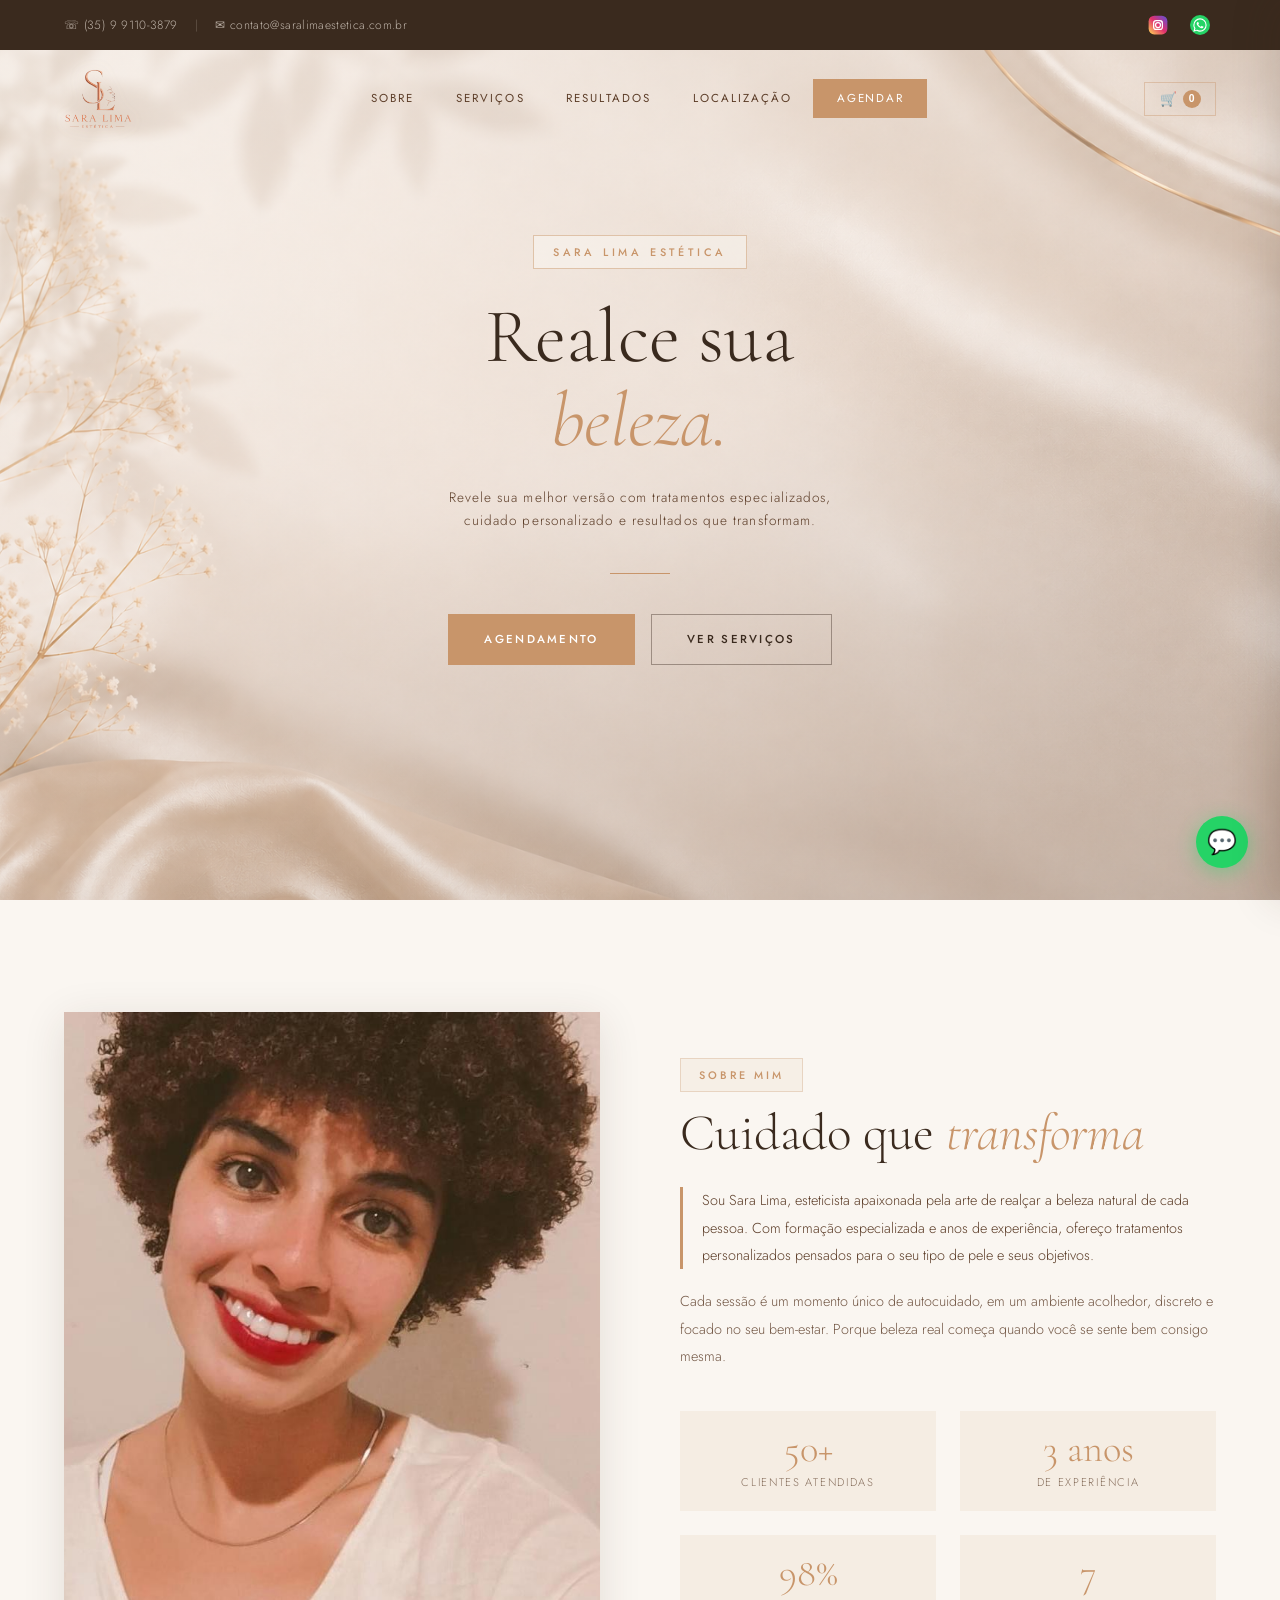
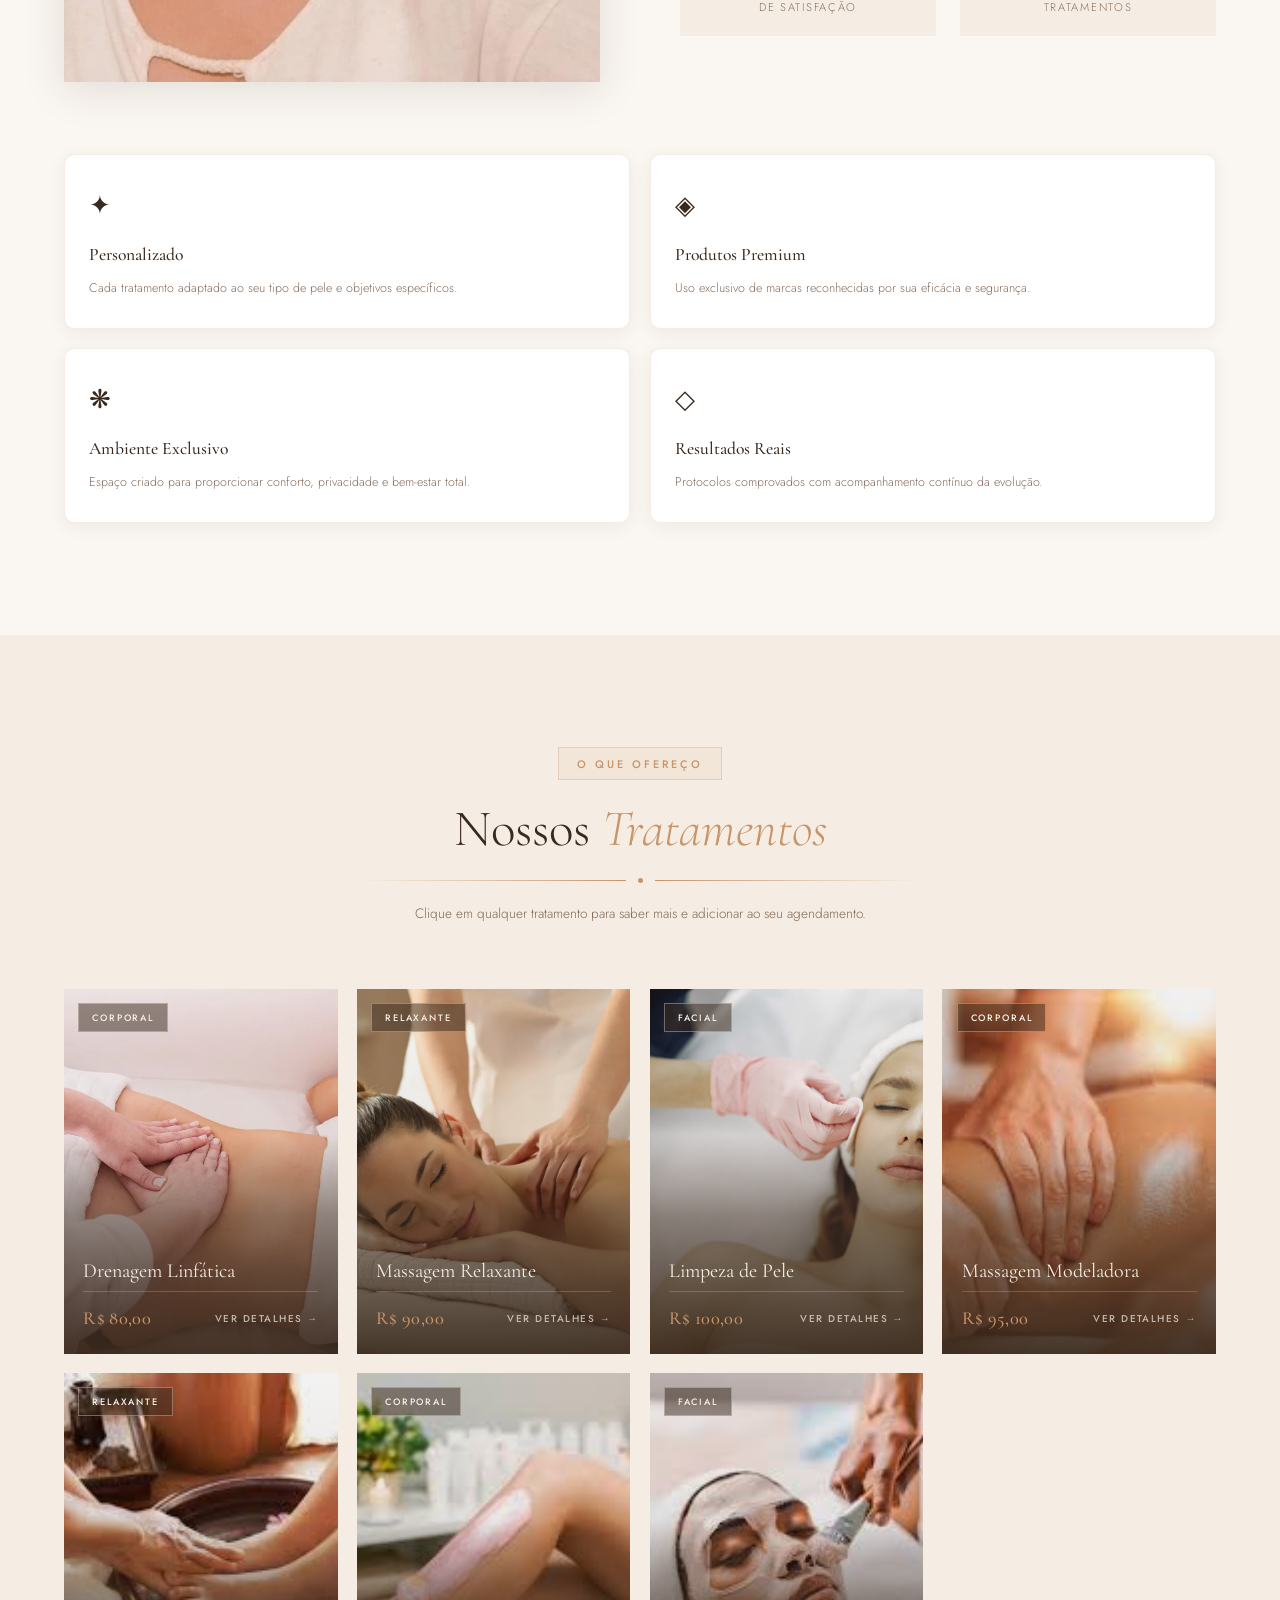
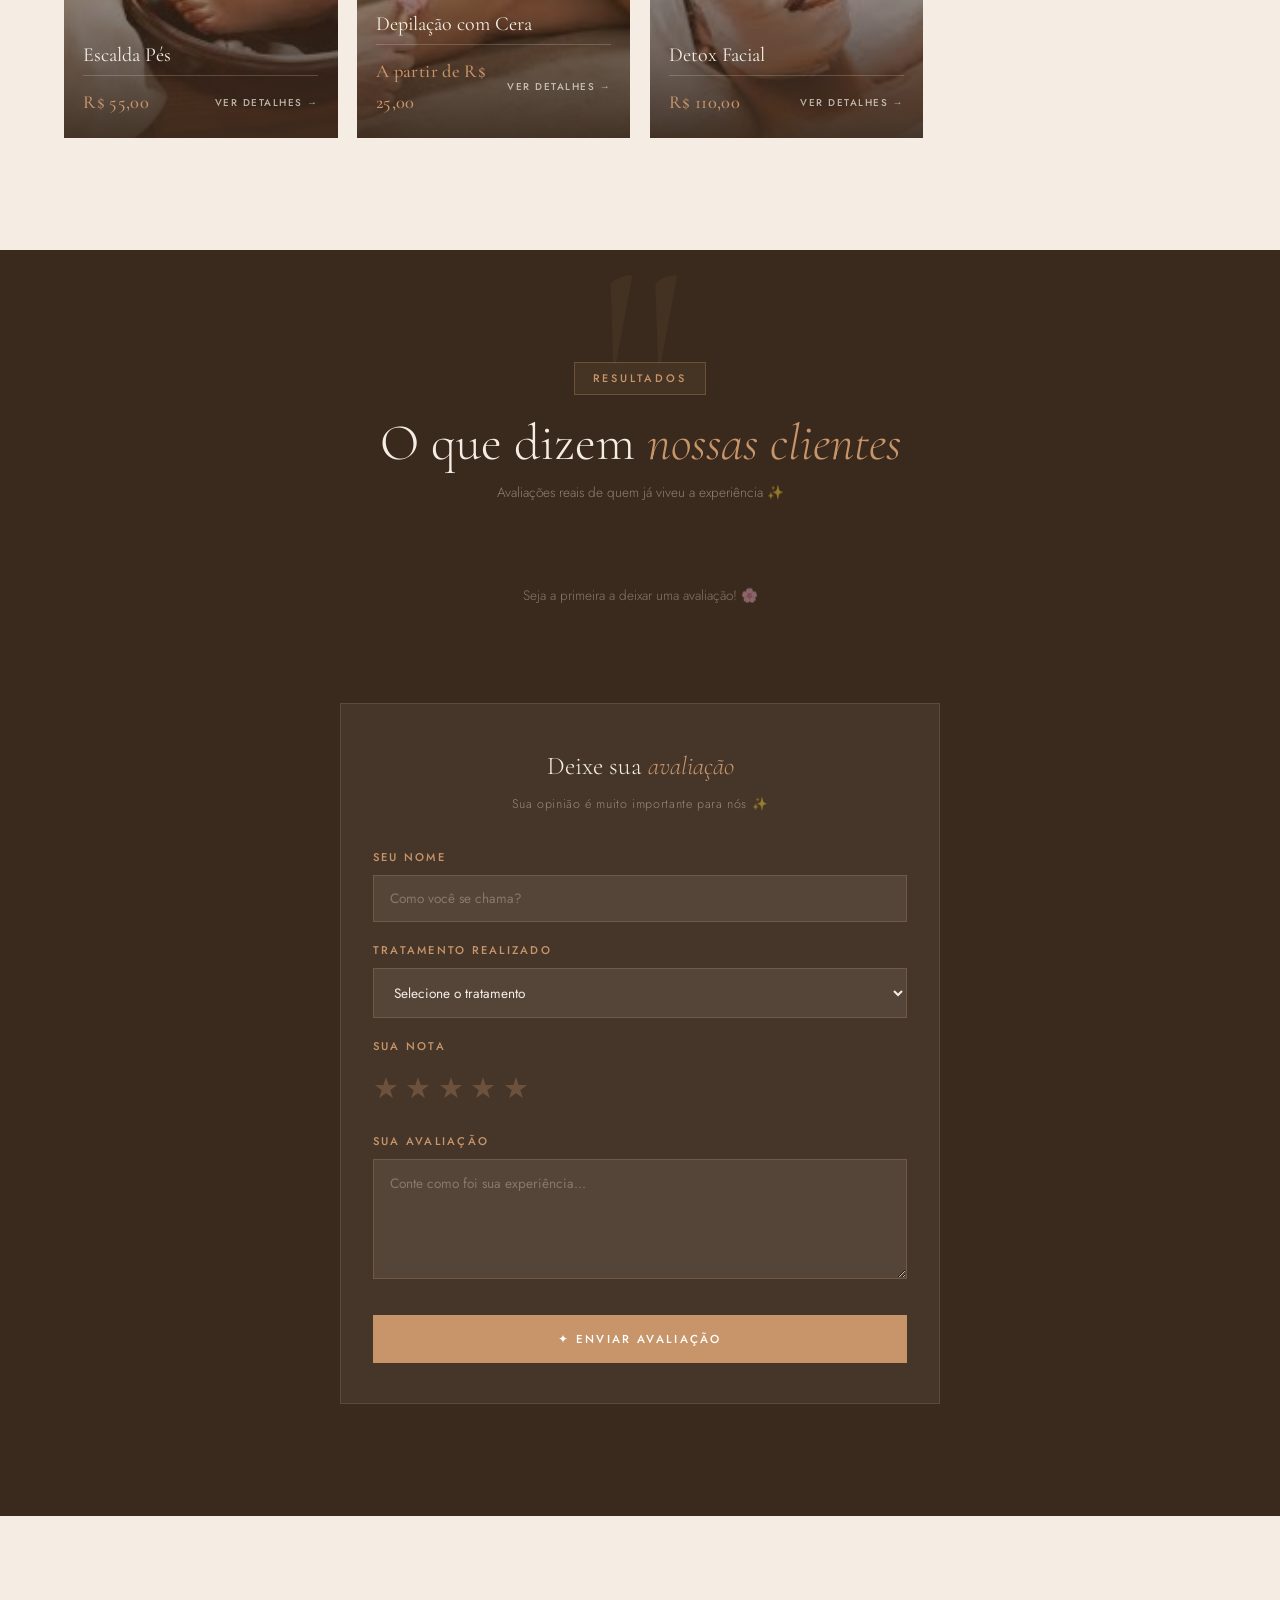
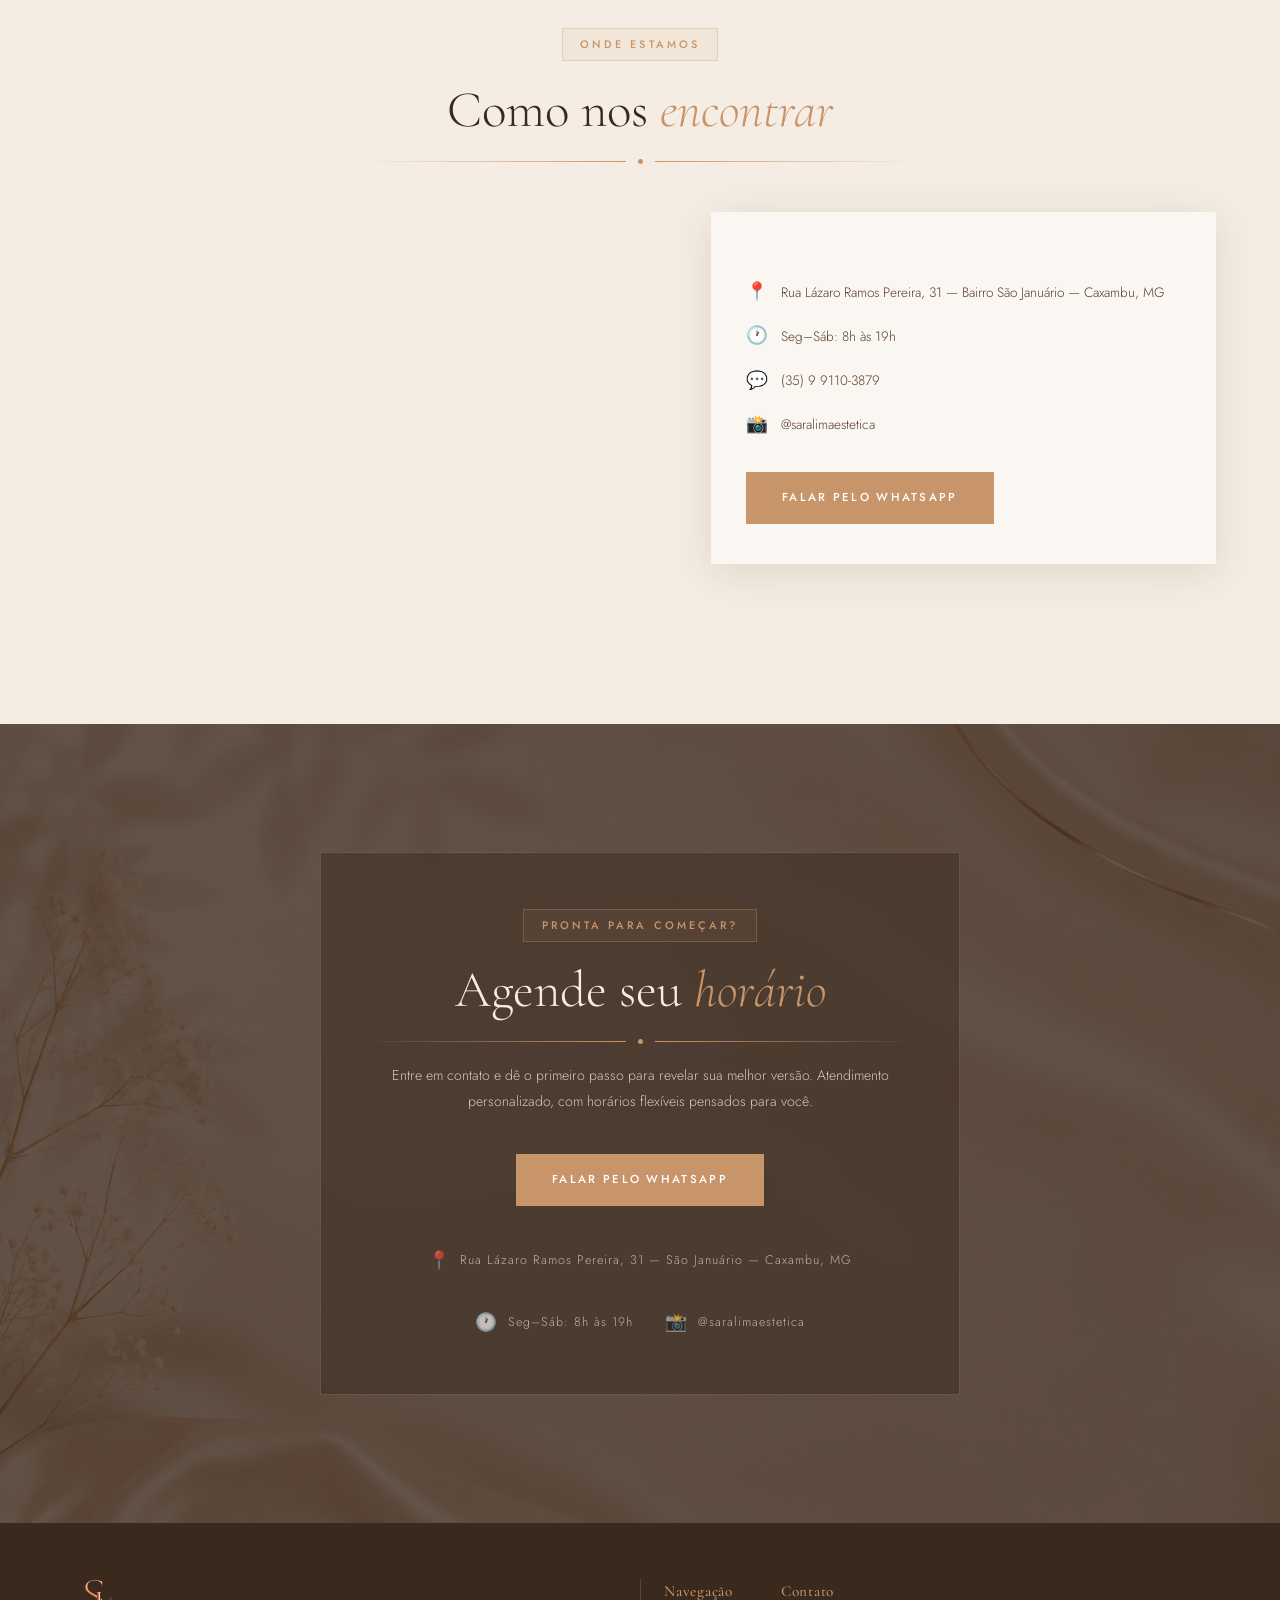
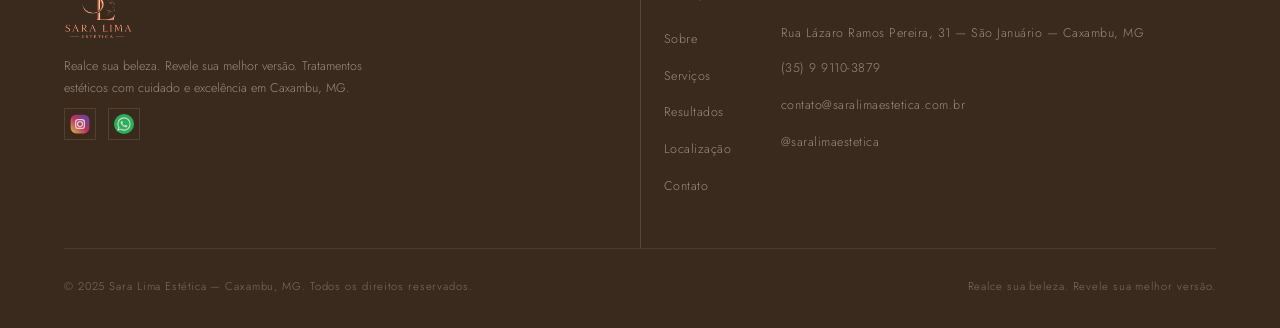
<file: index.html>
<!DOCTYPE html>
<html lang="pt-BR">
<head>
  <meta charset="UTF-8" />
  <meta name="viewport" content="width=device-width, initial-scale=1.0" />
  <meta name="description" content="Sara Lima Estética — Realce sua beleza. Revele sua melhor versão. Tratamentos estéticos em Caxambu, MG." />
  <title>Sara Lima Estética</title>
  <link rel="stylesheet" href="assets/css/style.css" />
  <link rel="preconnect" href="https://fonts.googleapis.com" />
  <link rel="preconnect" href="https://fonts.gstatic.com" crossorigin />

  <script type="application/ld+json">
  {
    "@context": "https://schema.org",
    "@type": "BeautySalon",
    "name": "Sara Lima Estética",
    "image": "http://saralimaestetica.com.br/assets/images/eu.jpeg",
    "logo": "http://saralimaestetica.com.br/assets/images/logosite.png",
    "description": "Tratamentos estéticos em Caxambu, MG. Drenagem linfática, massagem relaxante, limpeza de pele e muito mais.",
    "url": "http://saralimaestetica.com.br",
    "telephone": "+5535991103879",
    "email": "contato@saralimaestetica.com.br",
    "address": {
      "@type": "PostalAddress",
      "streetAddress": "Rua Lázaro Ramos Pereira, 31 — Bairro São Januário",
      "addressLocality": "Caxambu",
      "addressRegion": "MG",
      "addressCountry": "BR"
    },
    "openingHoursSpecification": {
      "@type": "OpeningHoursSpecification",
      "dayOfWeek": ["Monday","Tuesday","Wednesday","Thursday","Friday","Saturday"],
      "opens": "08:00",
      "closes": "19:00"
    },
    "priceRange": "R$ 25 - R$ 110",
    "sameAs": [
      "https://instagram.com/saralimaestetica",
      "https://wa.me/5535991103879"
    ]
  }
  </script>

  <style>
    .avaliacoes-section {
      padding: 7rem 0;
      background: var(--escuro);
      position: relative;
      overflow: hidden;
    }
    .avaliacoes-section::before {
      content: '"';
      position: absolute;
      top: -2rem; left: 50%;
      transform: translateX(-50%);
      font-family: var(--font-display);
      font-size: 20rem;
      color: rgba(200,149,106,0.06);
      line-height: 1;
      pointer-events: none;
    }
    .avaliacoes-section .section-eyebrow { color: var(--rose-gold); display: table; margin: 0 auto 1.2rem; }
    .avaliacoes-section .section-title   { color: var(--champagne); text-align: center; margin-bottom: 0.5rem; }
    .avaliacoes-section .section-sub     { color: rgba(245,237,227,0.45); text-align: center; font-size: 0.85rem; margin-bottom: 3rem; }

    .depoimentos-grid {
      display: grid;
      grid-template-columns: repeat(3, 1fr);
      gap: 1.5rem;
      margin-bottom: 4rem;
      min-height: 80px;
    }
    .depo-card {
      background: rgba(245,237,227,0.06);
      border: 1px solid rgba(200,149,106,0.18);
      padding: 2rem 1.8rem;
      position: relative;
      transition: 0.35s cubic-bezier(0.4,0,0.2,1);
    }
    .depo-card::before {
      content: '\201D';
      position: absolute;
      top: 0.6rem; right: 1.2rem;
      font-family: var(--font-display);
      font-size: 3rem;
      color: rgba(200,149,106,0.25);
      line-height: 1;
    }
    .depo-card:hover {
      background: rgba(245,237,227,0.1);
      border-color: rgba(200,149,106,0.4);
      transform: translateY(-4px);
    }
    .depo-stars { color: var(--rose-gold); font-size: 0.9rem; letter-spacing: 3px; margin-bottom: 1rem; }
    .depo-texto {
      font-family: var(--font-display);
      font-size: 1.05rem; font-weight: 300; font-style: italic;
      color: var(--champagne); line-height: 1.7; margin-bottom: 1.5rem; opacity: 0.9;
    }
    .depo-autor { display: flex; align-items: center; gap: 0.8rem; }
    .depo-avatar {
      width: 40px; height: 40px; border-radius: 50%;
      background: linear-gradient(135deg, var(--rose-gold), var(--bronze));
      display: flex; align-items: center; justify-content: center;
      font-family: var(--font-display); font-size: 1rem; color: var(--branco); flex-shrink: 0;
    }
    .depo-nome    { font-size: 0.8rem; font-weight: 500; color: var(--rose-gold); letter-spacing: 0.08em; }
    .depo-servico { font-size: 0.68rem; color: rgba(245,237,227,0.45); letter-spacing: 0.1em; margin-top: 2px; }
    .dep-loading  { text-align: center; color: rgba(245,237,227,0.4); font-size: 0.85rem; padding: 2rem; grid-column: 1/-1; }

    .avaliacao-form-wrap {
      max-width: 600px; margin: 0 auto;
      background: rgba(245,237,227,0.06);
      border: 1px solid rgba(200,149,106,0.2);
      padding: 2.5rem 2rem;
    }
    .avaliacao-form-titulo {
      font-family: var(--font-display); font-size: 1.6rem; font-weight: 300;
      color: var(--champagne); text-align: center; margin-bottom: 0.4rem;
    }
    .avaliacao-form-sub {
      font-size: 0.78rem; color: rgba(245,237,227,0.45);
      text-align: center; margin-bottom: 2rem; letter-spacing: 0.05em;
    }
    .form-group { margin-bottom: 1.2rem; }
    .form-group label {
      display: block; font-size: 0.7rem; font-weight: 500;
      letter-spacing: 0.2em; text-transform: uppercase;
      color: var(--rose-gold); margin-bottom: 0.5rem;
    }
    .form-group input,
    .form-group textarea,
    .form-group select {
      width: 100%;
      background: rgba(245,237,227,0.08);
      border: 1px solid rgba(200,149,106,0.25);
      padding: 0.8rem 1rem;
      font-family: var(--font-body); font-size: 0.85rem;
      color: var(--champagne); transition: border-color 0.3s; outline: none;
    }
    .form-group input::placeholder,
    .form-group textarea::placeholder { color: rgba(245,237,227,0.3); }
    .form-group input:focus,
    .form-group textarea:focus,
    .form-group select:focus { border-color: var(--rose-gold); }
    .form-group select option { background: var(--escuro); color: var(--champagne); }
    .form-group textarea { resize: vertical; min-height: 120px; }
    .estrelas-wrap { display: flex; gap: 0.4rem; margin-bottom: 1.2rem; }
    .estrela { font-size: 1.8rem; cursor: pointer; color: rgba(200,149,106,0.3); transition: color 0.2s; user-select: none; }
    .estrela.ativa { color: var(--rose-gold); }
    .form-submit { width: 100%; margin-top: 0.5rem; }
    .form-sucesso { display: none; text-align: center; padding: 1.5rem; color: var(--champagne); }
    .form-sucesso .sucesso-icon { font-size: 2.5rem; margin-bottom: 0.8rem; }
    .form-sucesso p { font-size: 0.9rem; opacity: 0.7; }

    @media (max-width: 900px) { .depoimentos-grid { grid-template-columns: 1fr 1fr; } }
    @media (max-width: 680px) {
      .depoimentos-grid { grid-template-columns: 1fr; }
      .avaliacao-form-wrap { padding: 1.8rem 1.2rem; }
    }
  </style>
</head>
<body>

  <div class="site-header" id="siteHeader">
    <div class="topbar">
      <div class="container topbar-inner">
        <div class="topbar-contato">
          <a href="https://wa.me/5535991103879" target="_blank" rel="noopener">☏ (35) 9 9110-3879</a>
          <span class="topbar-sep">|</span>
          <a href="mailto:contato@saralimaestetica.com.br">✉ contato@saralimaestetica.com.br</a>
        </div>
        <div class="topbar-socials">
          <a class="icon-link" href="https://instagram.com/saraa___lima" target="_blank" rel="noopener" aria-label="Instagram">
            <svg width="20" height="20" viewBox="0 0 32 32" xmlns="http://www.w3.org/2000/svg" aria-hidden="true">
              <defs>
                <linearGradient id="igGradTop" x1="0%" y1="100%" x2="100%" y2="0%">
                  <stop offset="0%" stop-color="#FFDD55"/>
                  <stop offset="50%" stop-color="#E1306C"/>
                  <stop offset="100%" stop-color="#5851DB"/>
                </linearGradient>
              </defs>
              <rect x="1" y="1" width="30" height="30" rx="9" fill="url(#igGradTop)"/>
              <rect x="9" y="9" width="14" height="14" rx="4" fill="none" stroke="#FFFFFF" stroke-width="2"/>
              <circle cx="16" cy="16" r="4" fill="none" stroke="#FFFFFF" stroke-width="2"/>
              <circle cx="21.5" cy="10.5" r="1.3" fill="#FFFFFF"/>
            </svg>
          </a>
          <a class="icon-link" href="https://wa.me/5535991103879" target="_blank" rel="noopener" aria-label="WhatsApp">
            <svg width="20" height="20" viewBox="0 0 32 32" xmlns="http://www.w3.org/2000/svg" aria-hidden="true">
              <circle cx="16" cy="16" r="16" fill="#25D366"/>
              <path fill="#FFFFFF" d="M23.47 8.52A10.68 10.68 0 0016 5.33 10.7 10.7 0 005.33 16a10.66 10.66 0 001.43 5.36L5.33 26.67l5.46-1.43A10.7 10.7 0 0016 26.67 10.7 10.7 0 0026.67 16a10.63 10.63 0 00-3.2-7.48zm-7.47 16.4a8.86 8.86 0 01-4.52-1.24l-.32-.19-3.24.85.86-3.16-.21-.32A8.88 8.88 0 1124.87 16a8.87 8.87 0 01-8.87 8.92zm4.87-6.65c-.27-.13-1.58-.78-1.82-.87-.24-.09-.42-.13-.6.13s-.69.87-.85 1.05-.31.2-.58.07a7.28 7.28 0 01-2.14-1.32 8.05 8.05 0 01-1.48-1.85c-.16-.27 0-.41.12-.55s.27-.31.4-.47a1.86 1.86 0 00.27-.45.5.5 0 000-.47c-.07-.13-.6-1.45-.82-1.98s-.44-.45-.6-.46h-.51a1 1 0 00-.71.33 3 3 0 00-.93 2.23 5.2 5.2 0 001.09 2.76 11.9 11.9 0 004.56 4.03c.64.27 1.13.44 1.52.56a3.65 3.65 0 001.68.11 2.75 2.75 0 001.81-1.27 2.24 2.24 0 00.16-1.27c-.06-.11-.24-.18-.51-.31z"/>
            </svg>
          </a>
        </div>
      </div>
    </div>

    <header class="navbar" id="navbar" role="banner">
      <div class="container">
        <a class="nav-logo" href="#inicio" aria-label="Sara Lima Estética — início">
          <img src="assets/images/logo.png" alt="Sara Lima Estética" />
        </a>
        <nav class="nav-links" role="navigation" aria-label="Menu principal">
          <a href="#sobre">Sobre</a>
          <a href="#servicos">Serviços</a>
          <a href="#depoimentos">Resultados</a>
          <a href="#localizacao">Localização</a>
          <a href="#contato" class="nav-cta">Agendar</a>
        </nav>
        <div style="display:flex;align-items:center;gap:1rem;">
          <button class="carrinho-btn" id="carrinhoBtn" aria-label="Ver carrinho">
            🛒 <span class="carrinho-count" id="carrinhoCount">0</span>
          </button>
          <button class="nav-toggle" aria-label="Abrir menu" aria-expanded="false">
            <span></span><span></span><span></span>
          </button>
        </div>
      </div>
    </header>
  </div>

  <section class="hero" id="inicio" aria-label="Início">
    <div class="hero-bg" role="img" aria-label="Fundo elegante Sara Lima Estética"></div>
    <div class="hero-overlay"></div>
    <div class="hero-content">
      <p class="hero-tagline">Sara Lima Estética</p>
      <h1 class="hero-title">Realce sua <em>beleza.</em></h1>
      <p class="hero-sub">Revele sua melhor versão com tratamentos especializados,<br>cuidado personalizado e resultados que transformam.</p>
      <div class="hero-divider"></div>
      <div class="hero-btns">
        <a href="#contato" class="btn-primary">Agendamento</a>
        <a href="#servicos" class="btn-outline">Ver Serviços</a>
      </div>
    </div>
  </section>

  <section class="sobre" id="sobre">
    <div class="container">
      <div class="sobre-grid">
        <div class="sobre-imagem reveal">
          <img src="assets/images/eu.jpeg" alt="Sara Lima, esteticista" loading="lazy" />
        </div>
        <div class="sobre-texto reveal">
          <span class="section-eyebrow">Sobre mim</span>
          <h2 class="section-title">Cuidado que <em>transforma</em></h2>
          <p class="sobre-quote">Sou Sara Lima, esteticista apaixonada pela arte de realçar a beleza natural de cada pessoa. Com formação especializada e anos de experiência, ofereço tratamentos personalizados pensados para o seu tipo de pele e seus objetivos.</p>
          <p>Cada sessão é um momento único de autocuidado, em um ambiente acolhedor, discreto e focado no seu bem-estar. Porque beleza real começa quando você se sente bem consigo mesma.</p>
          <div class="sobre-numeros">
            <div class="numero-item">
              <div class="numero-valor" data-counter="50" data-suffix="+">0+</div>
              <div class="numero-label">Clientes atendidas</div>
            </div>
            <div class="numero-item">
              <div class="numero-valor" data-counter="3" data-suffix=" anos">0</div>
              <div class="numero-label">De experiência</div>
            </div>
            <div class="numero-item">
              <div class="numero-valor" data-counter="98" data-suffix="%">0%</div>
              <div class="numero-label">De satisfação</div>
            </div>
            <div class="numero-item">
              <div class="numero-valor" data-counter="7">0+</div>
              <div class="numero-label">Tratamentos</div>
            </div>
          </div>
        </div>
      </div>
      <div class="sobre-diferenciais">
        <div class="sobre-card reveal"><span class="card-icon">✦</span><h3>Personalizado</h3><p>Cada tratamento adaptado ao seu tipo de pele e objetivos específicos.</p></div>
        <div class="sobre-card reveal"><span class="card-icon">◈</span><h3>Produtos Premium</h3><p>Uso exclusivo de marcas reconhecidas por sua eficácia e segurança.</p></div>
        <div class="sobre-card reveal"><span class="card-icon">❋</span><h3>Ambiente Exclusivo</h3><p>Espaço criado para proporcionar conforto, privacidade e bem-estar total.</p></div>
        <div class="sobre-card reveal"><span class="card-icon">◇</span><h3>Resultados Reais</h3><p>Protocolos comprovados com acompanhamento contínuo da evolução.</p></div>
      </div>
    </div>
  </section>

  <section class="servicos" id="servicos">
    <div class="container">
      <div class="servicos-header reveal">
        <span class="section-eyebrow">O que ofereço</span>
        <h2 class="section-title">Nossos <em>Tratamentos</em></h2>
        <div class="divisor"><span></span></div>
        <p>Clique em qualquer tratamento para saber mais e adicionar ao seu agendamento.</p>
      </div>
      <div class="servicos-grid" id="servicosGrid"></div>
    </div>
  </section>

  <section class="avaliacoes-section" id="depoimentos">
    <div class="container">
      <span class="section-eyebrow reveal">Resultados</span>
      <h2 class="section-title reveal">O que dizem <em>nossas clientes</em></h2>
      <p class="section-sub reveal">Avaliações reais de quem já viveu a experiência ✨</p>

      <div class="depoimentos-grid" id="depoimentosGrid">
        <div class="dep-loading">🌸 Carregando avaliações...</div>
      </div>

      <div class="avaliacao-form-wrap reveal">
        <h3 class="avaliacao-form-titulo">Deixe sua <em style="font-style:italic;color:var(--rose-gold)">avaliação</em></h3>
        <p class="avaliacao-form-sub">Sua opinião é muito importante para nós ✨</p>
        <form id="formAvaliacao" onsubmit="enviarAvaliacao(event)">
          <div class="form-group">
            <label>Seu nome</label>
            <input type="text" id="rf-nome" placeholder="Como você se chama?" required />
          </div>
          <div class="form-group">
            <label>Tratamento realizado</label>
            <select id="rf-servico" required>
              <option value="" disabled selected>Selecione o tratamento</option>
              <option>Drenagem Linfática</option>
              <option>Massagem Relaxante</option>
              <option>Limpeza de Pele</option>
              <option>Massagem Modeladora</option>
              <option>Escalda Pés</option>
              <option>Depilação com Cera</option>
              <option>Detox Facial</option>
            </select>
          </div>
          <div class="form-group">
            <label>Sua nota</label>
            <div class="estrelas-wrap">
              <span class="estrela" data-valor="1">★</span>
              <span class="estrela" data-valor="2">★</span>
              <span class="estrela" data-valor="3">★</span>
              <span class="estrela" data-valor="4">★</span>
              <span class="estrela" data-valor="5">★</span>
            </div>
          </div>
          <div class="form-group">
            <label>Sua avaliação</label>
            <textarea id="rf-comentario" placeholder="Conte como foi sua experiência..." required></textarea>
          </div>
          <button type="submit" class="btn-primary form-submit" id="btnEnviar">✦ Enviar Avaliação</button>
        </form>
        <div class="form-sucesso" id="formSucesso">
          <div class="sucesso-icon">🌸</div>
          <h3 style="font-family:var(--font-display);color:var(--champagne);font-size:1.4rem;margin-bottom:0.5rem;">Obrigada pelo seu carinho!</h3>
          <p>Sua avaliação já aparece aqui para todas verem.</p>
        </div>
      </div>
    </div>
  </section>

  <section class="localizacao" id="localizacao">
    <div class="container">
      <div class="localizacao-header reveal">
        <span class="section-eyebrow">Onde estamos</span>
        <h2 class="section-title">Como nos <em>encontrar</em></h2>
        <div class="divisor"><span></span></div>
      </div>
      <div class="localizacao-grid">
        <div class="localizacao-mapa reveal">
          <iframe
            src="https://www.google.com/maps?q=Rua+L%C3%A1zaro+Ramos+Pereira%2C+31+-+S%C3%A3o+Janu%C3%A1rio%2C+Caxambu+-+MG&output=embed"
            allowfullscreen="" loading="lazy"
            referrerpolicy="no-referrer-when-downgrade" title="Localização Sara Lima Estética — Rua Lázaro Ramos Pereira, 31, São Januário, Caxambu, MG"></iframe>
        </div>
        <div class="localizacao-card reveal">
          <ul class="localizacao-info">
            <li><span class="loc-icon">📍</span> Rua Lázaro Ramos Pereira, 31 — Bairro São Januário — Caxambu, MG</li>
            <li><span class="loc-icon">🕐</span> Seg–Sáb: 8h às 19h</li>
            <li><span class="loc-icon">💬</span> <a href="https://wa.me/5535991103879" target="_blank" rel="noopener">(35) 9 9110-3879</a></li>
            <li><span class="loc-icon">📸</span> <a href="https://instagram.com/saraa___lima" target="_blank" rel="noopener">@saralimaestetica</a></li>
          </ul>
          <a href="https://wa.me/5535991103879?text=Olá%20Sara!%20Gostaria%20de%20agendar%20uma%20consulta." class="btn-primary" target="_blank" rel="noopener">Falar pelo WhatsApp</a>
        </div>
      </div>
    </div>
  </section>

  <section class="cta-section" id="contato">
    <div class="cta-bg"></div>
    <div class="cta-overlay"></div>
    <div class="container">
      <div class="cta-inner reveal">
        <span class="section-eyebrow">Pronta para começar?</span>
        <h2 class="section-title">Agende seu <em>horário</em></h2>
        <div class="divisor"><span></span></div>
        <p>Entre em contato e dê o primeiro passo para revelar sua melhor versão. Atendimento personalizado, com horários flexíveis pensados para você.</p>
        <a href="https://wa.me/5535991103879?text=Olá%20Sara!%20Gostaria%20de%20agendar%20uma%20consulta." class="btn-primary" target="_blank" rel="noopener">Falar pelo WhatsApp</a>
        <div class="cta-contatos">
          <span class="cta-contato"><span class="cta-contato-icon">📍</span>Rua Lázaro Ramos Pereira, 31 — São Januário — Caxambu, MG</span>
          <span class="cta-contato"><span class="cta-contato-icon">🕐</span>Seg–Sáb: 8h às 19h</span>
          <a href="https://instagram.com/saraa___lima" class="cta-contato" target="_blank" rel="noopener"><span class="cta-contato-icon">📸</span>@saralimaestetica</a>
        </div>
      </div>
    </div>
  </section>

  <footer class="footer">
    <div class="container">
      <div class="footer-top">
        <div class="footer-esquerda">
          <div class="footer-brand">
            <img src="assets/images/logo.png" alt="Sara Lima Estética" />
            <p>Realce sua beleza. Revele sua melhor versão. Tratamentos estéticos com cuidado e excelência em Caxambu, MG.</p>
          </div>
          <div class="footer-socials">
            <a class="social-link" href="https://instagram.com/saralimaestetica" target="_blank" rel="noopener" aria-label="Instagram">
              <svg width="20" height="20" viewBox="0 0 32 32" xmlns="http://www.w3.org/2000/svg" aria-hidden="true">
                <defs>
                  <linearGradient id="igGradFooter" x1="0%" y1="100%" x2="100%" y2="0%">
                    <stop offset="0%" stop-color="#FFDD55"/>
                    <stop offset="50%" stop-color="#E1306C"/>
                    <stop offset="100%" stop-color="#5851DB"/>
                  </linearGradient>
                </defs>
                <rect x="1" y="1" width="30" height="30" rx="9" fill="url(#igGradFooter)"/>
                <rect x="9" y="9" width="14" height="14" rx="4" fill="none" stroke="#FFFFFF" stroke-width="2"/>
                <circle cx="16" cy="16" r="4" fill="none" stroke="#FFFFFF" stroke-width="2"/>
                <circle cx="21.5" cy="10.5" r="1.3" fill="#FFFFFF"/>
              </svg>
            </a>
            <a class="social-link" href="https://wa.me/5535991103879" target="_blank" rel="noopener" aria-label="WhatsApp">
              <svg width="20" height="20" viewBox="0 0 32 32" xmlns="http://www.w3.org/2000/svg" aria-hidden="true">
                <circle cx="16" cy="16" r="16" fill="#25D366"/>
                <path fill="#FFFFFF" d="M23.47 8.52A10.68 10.68 0 0016 5.33 10.7 10.7 0 005.33 16a10.66 10.66 0 001.43 5.36L5.33 26.67l5.46-1.43A10.7 10.7 0 0016 26.67 10.7 10.7 0 0026.67 16a10.63 10.63 0 00-3.2-7.48zm-7.47 16.4a8.86 8.86 0 01-4.52-1.24l-.32-.19-3.24.85.86-3.16-.21-.32A8.88 8.88 0 1124.87 16a8.87 8.87 0 01-8.87 8.92zm4.87-6.65c-.27-.13-1.58-.78-1.82-.87-.24-.09-.42-.13-.6.13s-.69.87-.85 1.05-.31.2-.58.07a7.28 7.28 0 01-2.14-1.32 8.05 8.05 0 01-1.48-1.85c-.16-.27 0-.41.12-.55s.27-.31.4-.47a1.86 1.86 0 00.27-.45.5.5 0 000-.47c-.07-.13-.6-1.45-.82-1.98s-.44-.45-.6-.46h-.51a1 1 0 00-.71.33 3 3 0 00-.93 2.23 5.2 5.2 0 001.09 2.76 11.9 11.9 0 004.56 4.03c.64.27 1.13.44 1.52.56a3.65 3.65 0 001.68.11 2.75 2.75 0 001.81-1.27 2.24 2.24 0 00.16-1.27c-.06-.11-.24-.18-.51-.31z"/>
              </svg>
            </a>
          </div>
        </div>
        <div class="footer-direita">
          <div class="footer-col">
            <h4>Navegação</h4>
            <ul>
              <li><a href="#sobre">Sobre</a></li>
              <li><a href="#servicos">Serviços</a></li>
              <li><a href="#depoimentos">Resultados</a></li>
              <li><a href="#localizacao">Localização</a></li>
              <li><a href="#contato">Contato</a></li>
            </ul>
          </div>
          <div class="footer-col">
            <h4>Contato</h4>
            <ul>
              <li class="footer-endereco">Rua Lázaro Ramos Pereira, 31 — São Januário — Caxambu, MG</li>
              <li><a href="tel:+5535991103879">(35) 9 9110-3879</a></li>
              <li><a href="mailto:contato@saralimaestetica.com.br">contato@saralimaestetica.com.br</a></li>
              <li><a href="https://instagram.com/saraa___lima" target="_blank" rel="noopener">@saralimaestetica</a></li>
            </ul>
          </div>
        </div>
      </div>
      <div class="footer-bottom">
        <p>© 2025 Sara Lima Estética — Caxambu, MG. Todos os direitos reservados.</p>
        <p>Realce sua beleza. Revele sua melhor versão.</p>
      </div>
    </div>
  </footer>

  <div class="modal-overlay" id="modalOverlay" role="dialog" aria-modal="true" aria-labelledby="modalTitulo">
    <div class="modal-box">
      <button class="modal-close" id="modalClose" aria-label="Fechar">✕</button>
      <div class="modal-icon" id="modalIcon"></div>
      <span class="servico-tag" id="modalTag"></span>
      <h2 class="modal-titulo" id="modalTitulo"></h2>
      <div class="divisor"><span></span></div>
      <p class="modal-desc" id="modalDesc"></p>
      <ul class="modal-beneficios" id="modalBeneficios"></ul>
      <div class="modal-duracao" id="modalDuracao"></div>
      <div class="modal-preco" id="modalPreco"></div>
      <button class="btn-primary modal-agendar" id="modalAgendar">✦ Adicionar ao Agendamento</button>
      <button class="btn-outline modal-calendar" id="modalCalendar">📅 Adicionar ao Google Calendar</button>
    </div>
  </div>

  <div class="carrinho-overlay" id="carrinhoOverlay"></div>
  <aside class="carrinho-painel" id="carrinhoPainel" aria-label="Carrinho de agendamento">
    <div class="carrinho-header">
      <h3>Seu Agendamento</h3>
      <button class="modal-close" id="carrinhoFechar" aria-label="Fechar carrinho">✕</button>
    </div>
    <div class="carrinho-lista" id="carrinhoLista">
      <p class="carrinho-vazio">Nenhum serviço selecionado ainda.</p>
    </div>
    <div class="carrinho-footer" id="carrinhoFooter" style="display:none">
      <button class="btn-primary carrinho-whats" id="carrinhoWhats">💬 Agendar via WhatsApp</button>
      <button class="btn-outline carrinho-limpar" id="carrinhoLimpar">Limpar tudo</button>
    </div>
  </aside>

  <a class="whatsapp-float" href="https://wa.me/5535991103879?text=Olá%20Sara!%20Gostaria%20de%20agendar%20uma%20consulta." target="_blank" rel="noopener" aria-label="Falar pelo WhatsApp">💬</a>

  <script src="assets/js/script.js" defer></script>

  <script>
    var REPO = 'labremotodeivid-coder/Sara_lima_avaliacoes';
    var FILE = 'reviews.json';
    var tk   = ['ghp_5oa7mXK5', 'zZSaB4e5uj', 'hUwZRBmUFY', 'q93uScUT'].join('');
    var API  = 'https://api.github.com/repos/' + REPO + '/contents/' + FILE;

    // Decodifica base64 com suporte a UTF-8 (acentos)
    function b64decode(str) {
      return decodeURIComponent(escape(atob(str.replace(/\n/g, ''))));
    }

    // Codifica para base64 com suporte a UTF-8 (acentos)
    function b64encode(str) {
      return btoa(unescape(encodeURIComponent(str)));
    }

    async function carregarAvaliacoes() {
      try {
        var res  = await fetch(API, { headers: { 'Authorization': 'Bearer ' + tk } });
        var json = await res.json();
        var dados = JSON.parse(b64decode(json.content));
        renderAvaliacoes(dados.reviews || []);
      } catch(e) {
        document.getElementById('depoimentosGrid').innerHTML =
          '<div class="dep-loading">Seja a primeira a deixar uma avaliação! 🌸</div>';
      }
    }

    function renderAvaliacoes(reviews) {
      var grid = document.getElementById('depoimentosGrid');
      if (!reviews || !reviews.length) {
        grid.innerHTML = '<div class="dep-loading">Seja a primeira a deixar uma avaliação! 🌸</div>';
        return;
      }
      grid.innerHTML = reviews.slice().reverse().map(function(r) {
        var stars = '★'.repeat(r.nota) + '☆'.repeat(5 - r.nota);
        return '<div class="depo-card">' +
          '<div class="depo-stars">' + stars + '</div>' +
          '<p class="depo-texto">&ldquo;' + r.comentario + '&rdquo;</p>' +
          '<div class="depo-autor">' +
            '<div class="depo-avatar">' + r.nome.charAt(0).toUpperCase() + '</div>' +
            '<div>' +
              '<div class="depo-nome">' + r.nome + '</div>' +
              '<div class="depo-servico">' + r.servico + '</div>' +
            '</div>' +
          '</div>' +
        '</div>';
      }).join('');
    }

    // Estrelas
    var notaSelecionada = 0;
    document.querySelectorAll('.estrela').forEach(function(estrela) {
      estrela.addEventListener('mouseover', function() {
        var val = parseInt(estrela.dataset.valor);
        document.querySelectorAll('.estrela').forEach(function(e) {
          e.classList.toggle('ativa', parseInt(e.dataset.valor) <= val);
        });
      });
      estrela.addEventListener('mouseout', function() {
        document.querySelectorAll('.estrela').forEach(function(e) {
          e.classList.toggle('ativa', parseInt(e.dataset.valor) <= notaSelecionada);
        });
      });
      estrela.addEventListener('click', function() {
        notaSelecionada = parseInt(estrela.dataset.valor);
        document.querySelectorAll('.estrela').forEach(function(e) {
          e.classList.toggle('ativa', parseInt(e.dataset.valor) <= notaSelecionada);
        });
      });
    });

    async function enviarAvaliacao(e) {
      e.preventDefault();
      var nome       = document.getElementById('rf-nome').value.trim();
      var servico    = document.getElementById('rf-servico').value;
      var comentario = document.getElementById('rf-comentario').value.trim();
      if (!notaSelecionada) { alert('Por favor, selecione uma nota com as estrelas!'); return; }
      var btn = document.getElementById('btnEnviar');
      btn.textContent = '⏳ Enviando...';
      btn.disabled = true;
      try {
        var getRes  = await fetch(API, { headers: { 'Authorization': 'Bearer ' + tk } });
        var getJson = await getRes.json();
        var sha     = getJson.sha;
        var dados   = JSON.parse(b64decode(getJson.content));
        dados.reviews.push({
          id: Date.now().toString(),
          nome: nome,
          servico: servico,
          nota: notaSelecionada,
          comentario: comentario,
          data: new Date().toISOString().split('T')[0]
        });
        var putRes = await fetch(API, {
          method: 'PUT',
          headers: { 'Authorization': 'Bearer ' + tk, 'Content-Type': 'application/json' },
          body: JSON.stringify({
            message: 'Nova avaliacao de ' + nome,
            content: b64encode(JSON.stringify(dados, null, 2)),
            sha: sha
          })
        });
        if (!putRes.ok) throw new Error();
        renderAvaliacoes(dados.reviews);
        document.getElementById('formAvaliacao').style.display = 'none';
        document.getElementById('formSucesso').style.display   = 'block';
      } catch(err) {
        alert('Erro ao enviar avaliação. Tente novamente!');
        btn.textContent = '✦ Enviar Avaliação';
        btn.disabled = false;
      }
    }

    carregarAvaliacoes();
  </script>

</body>
</html>
</file>
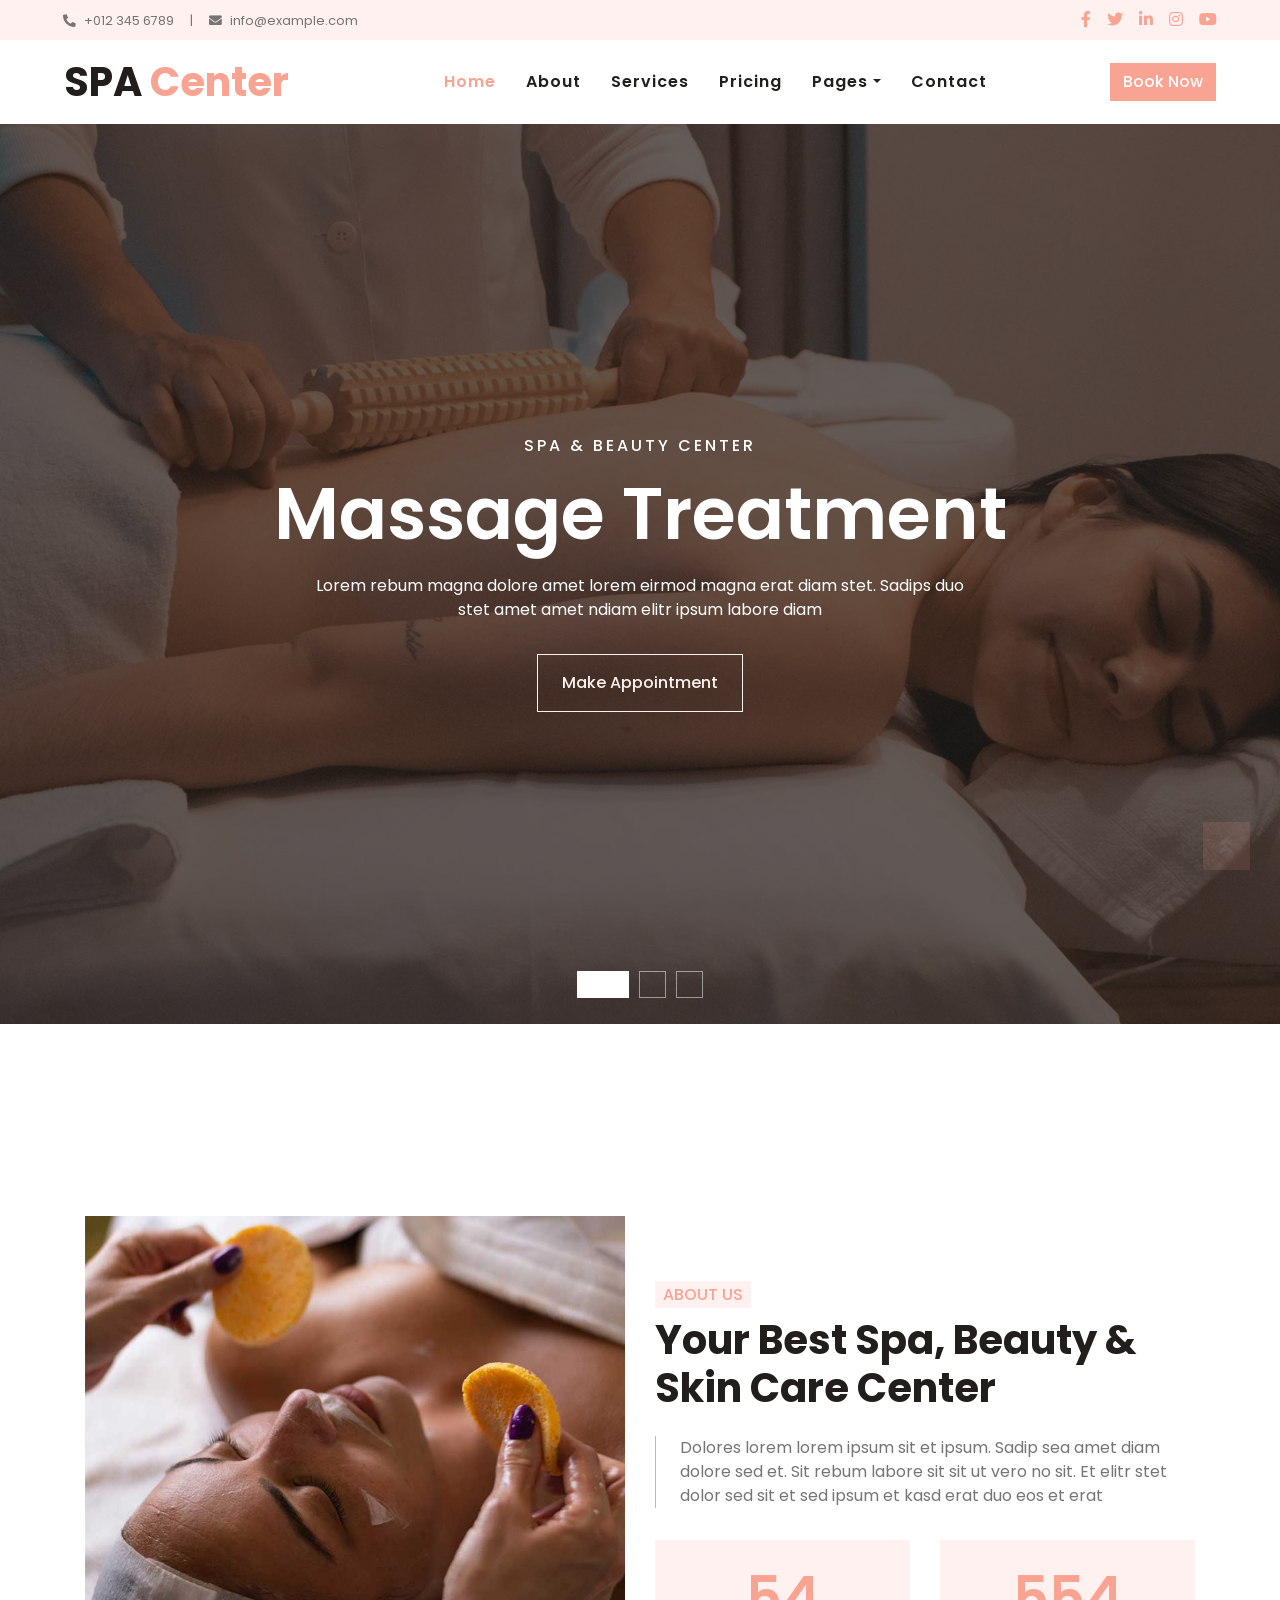
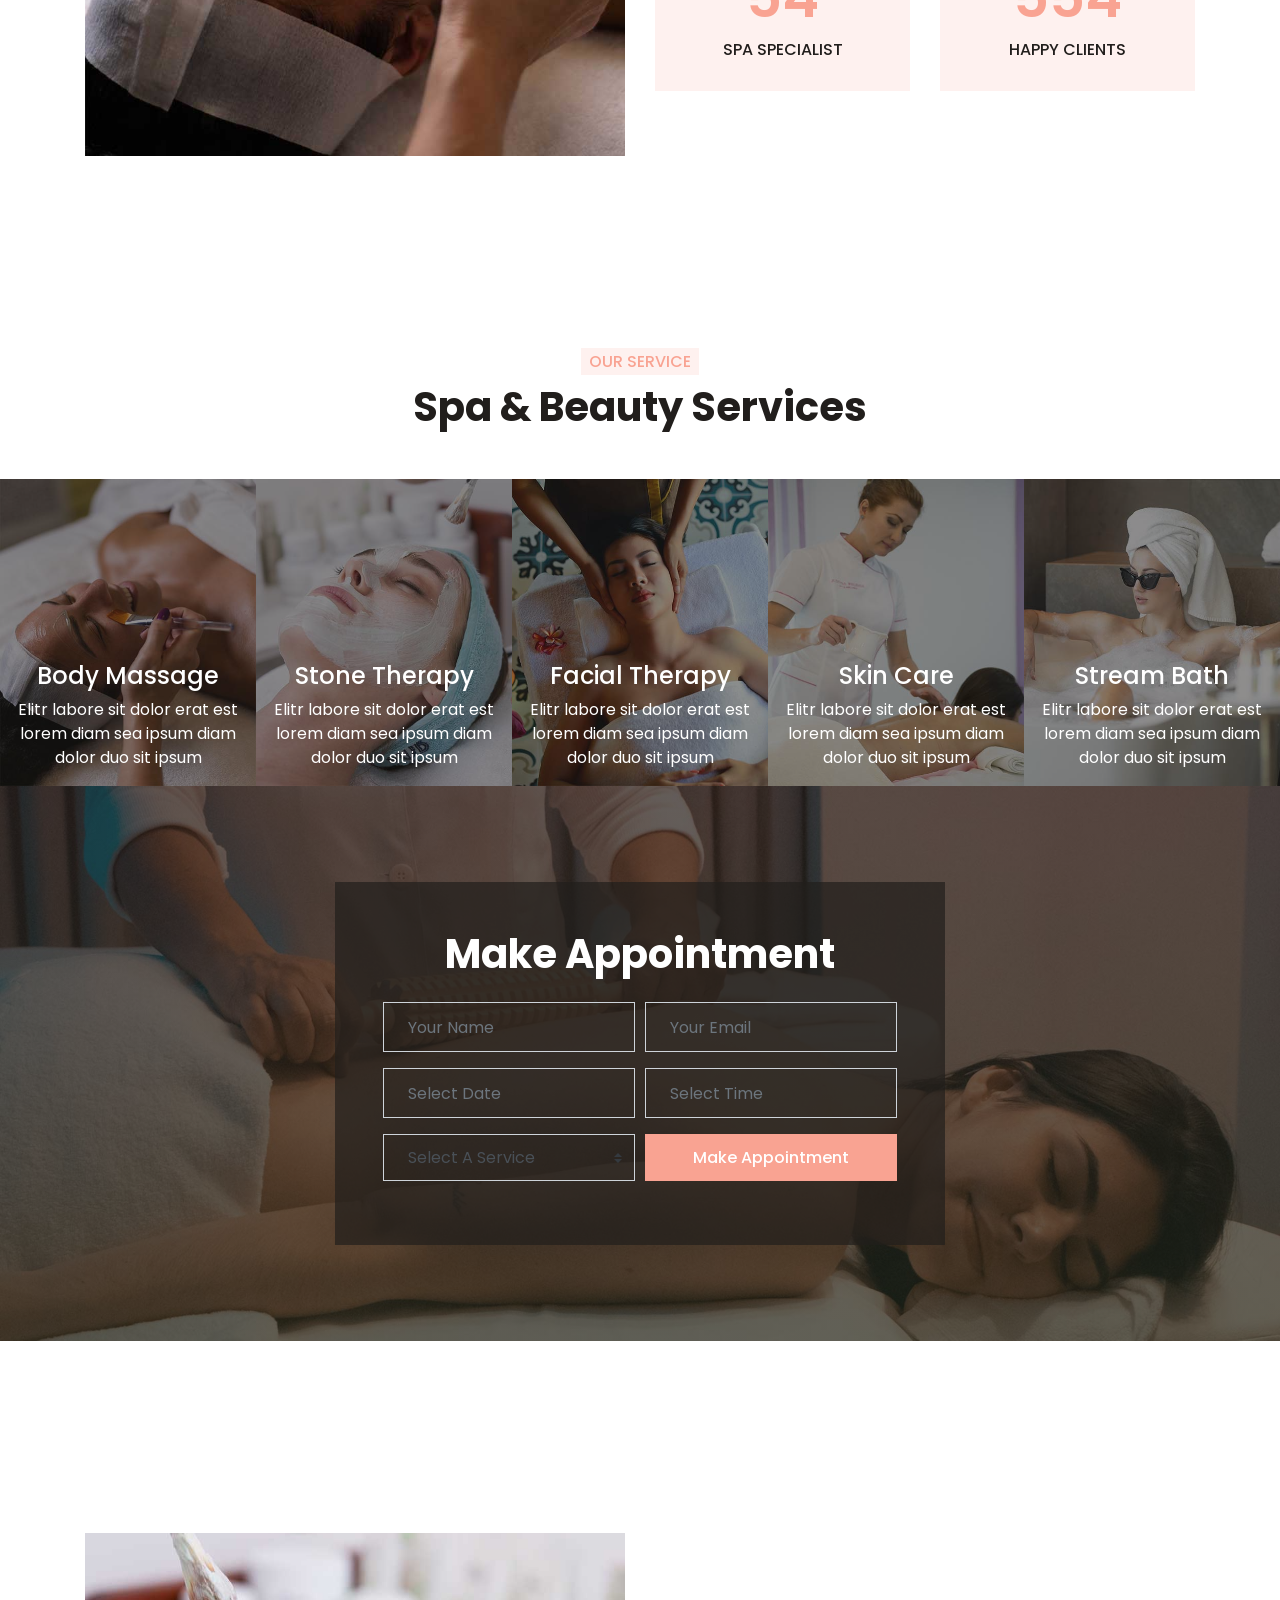
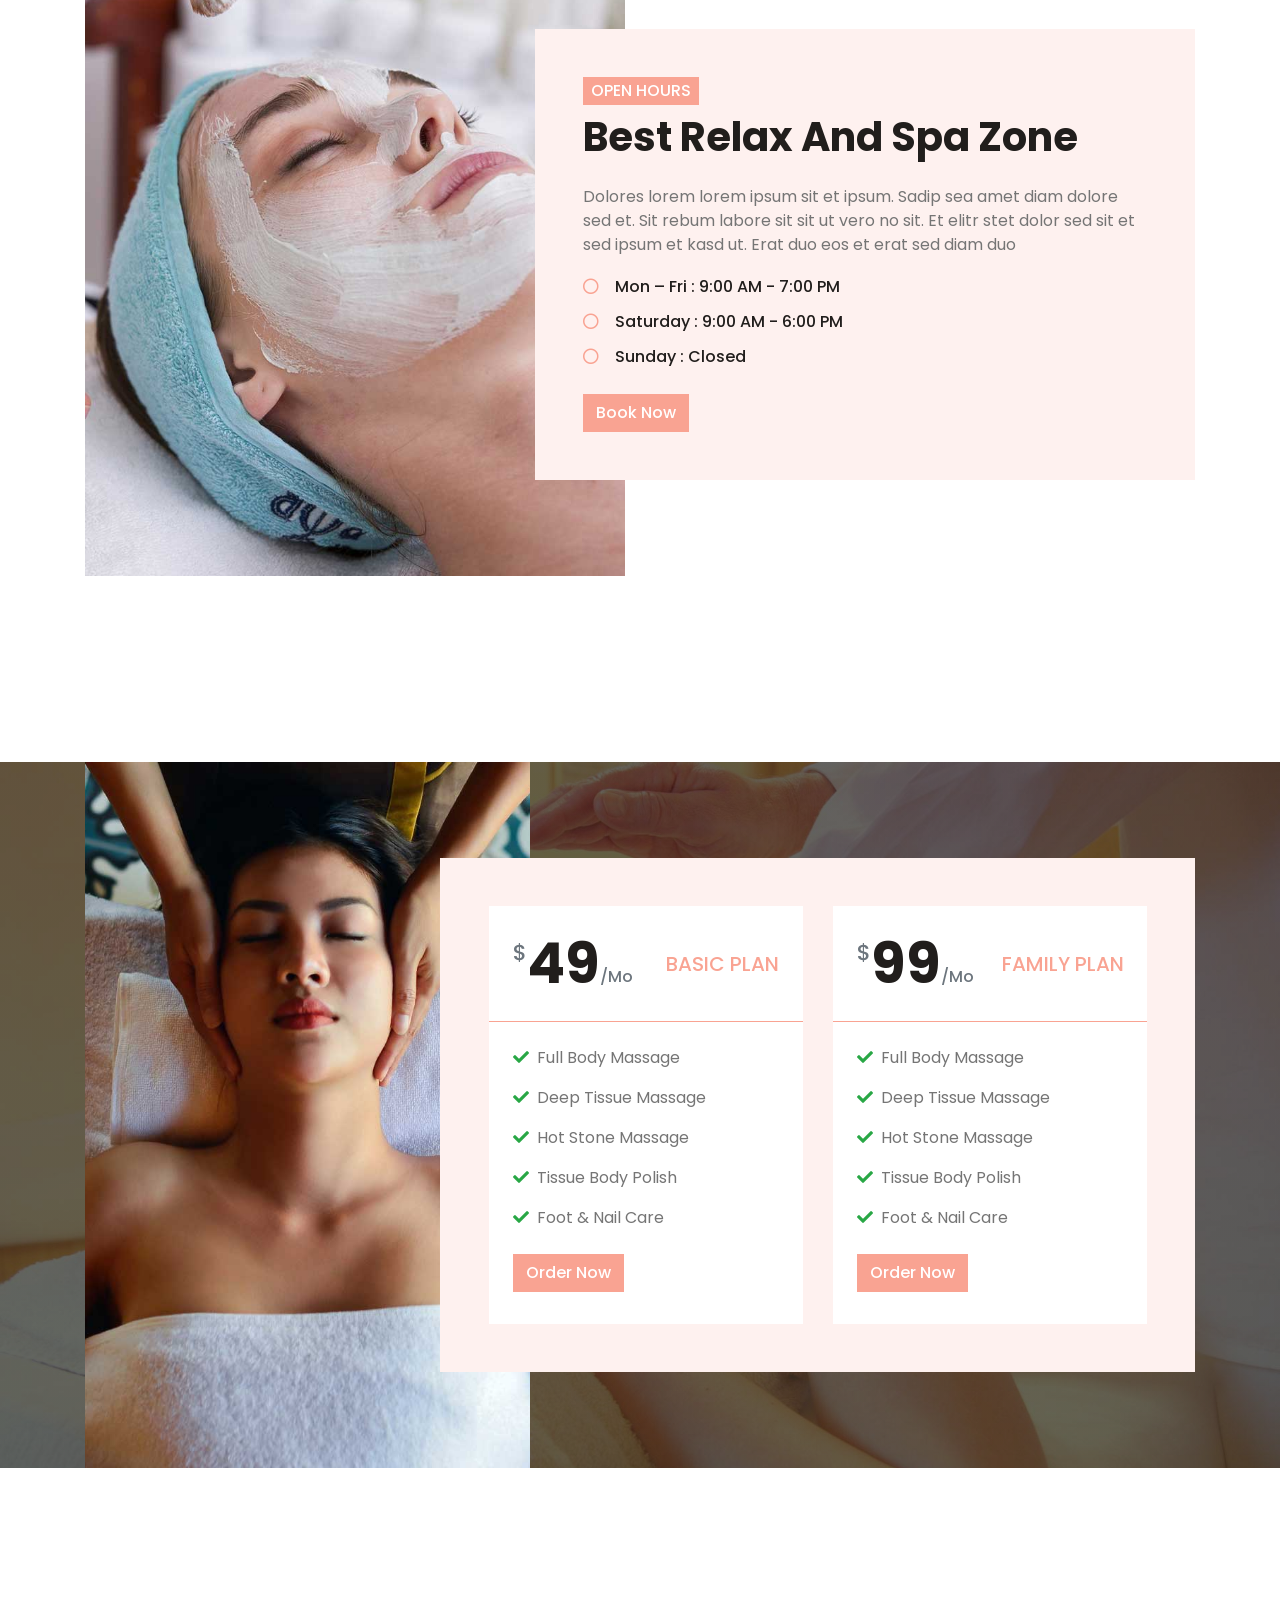
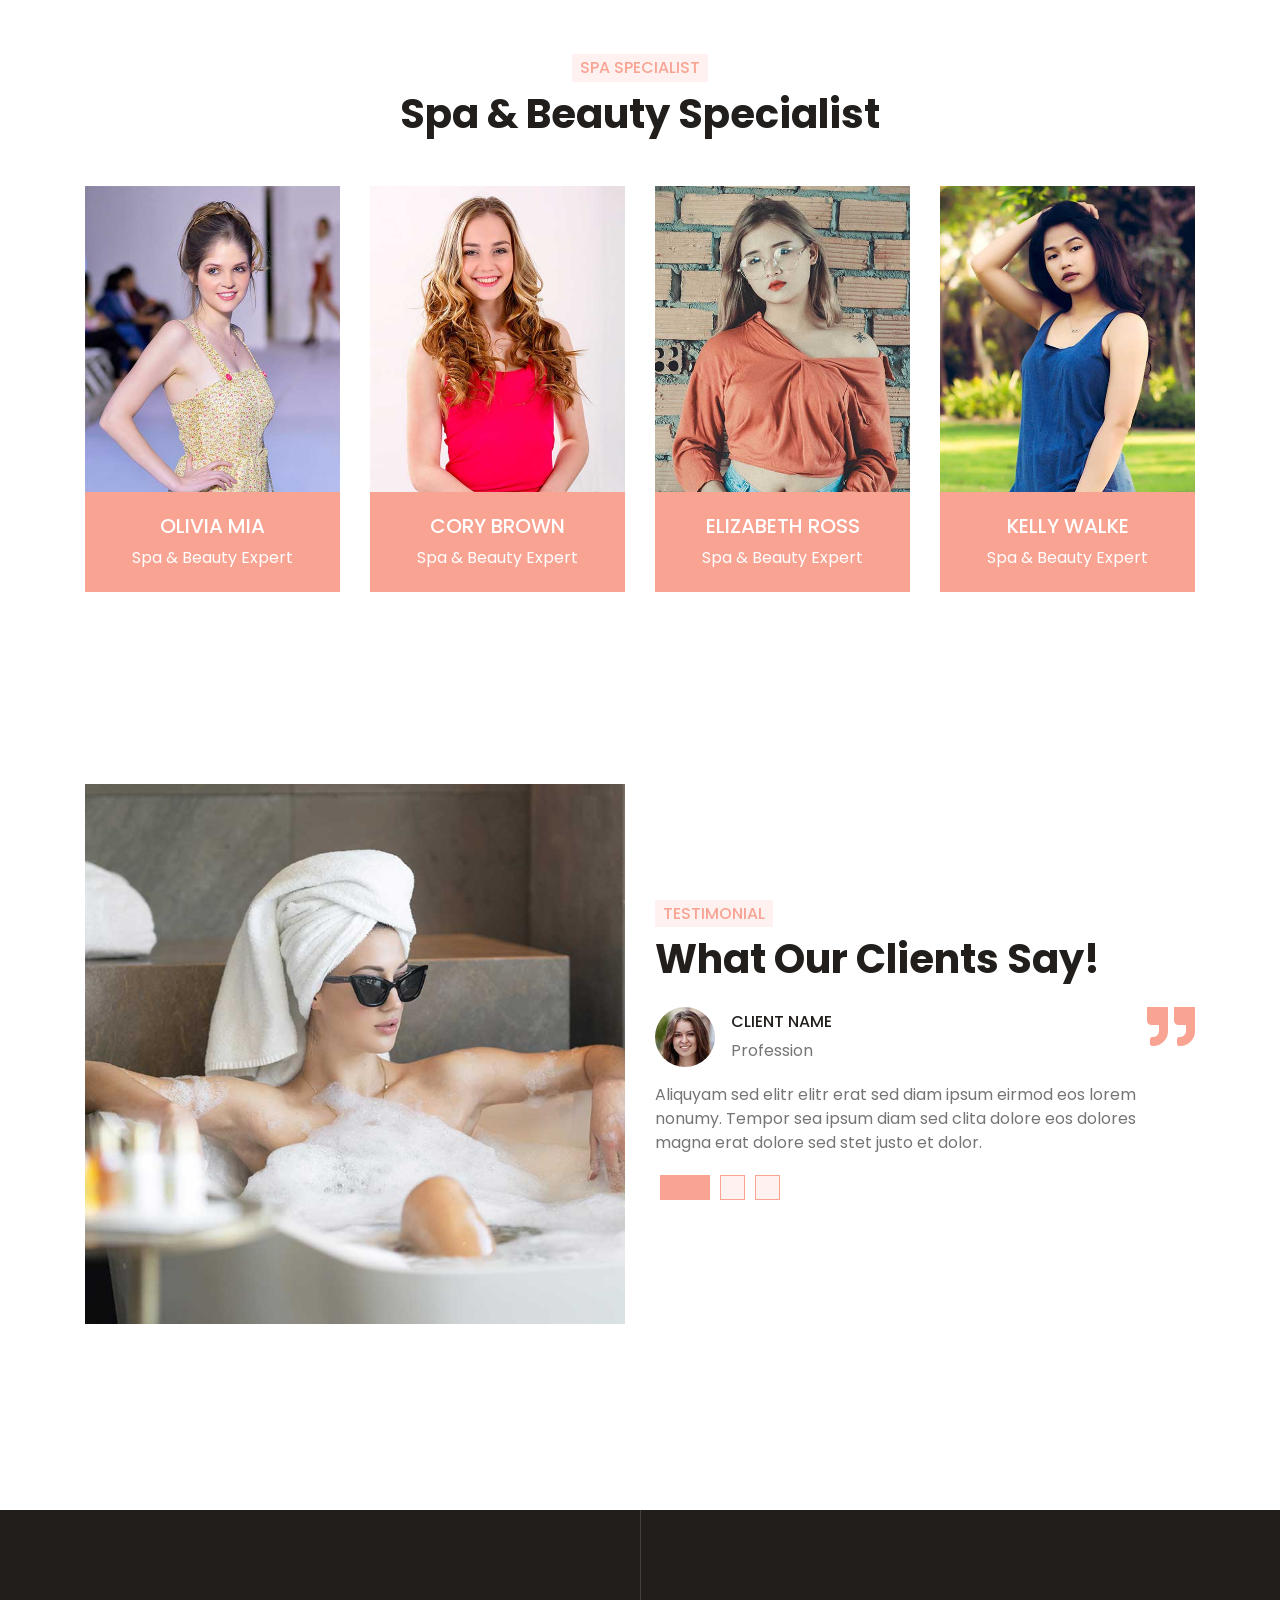
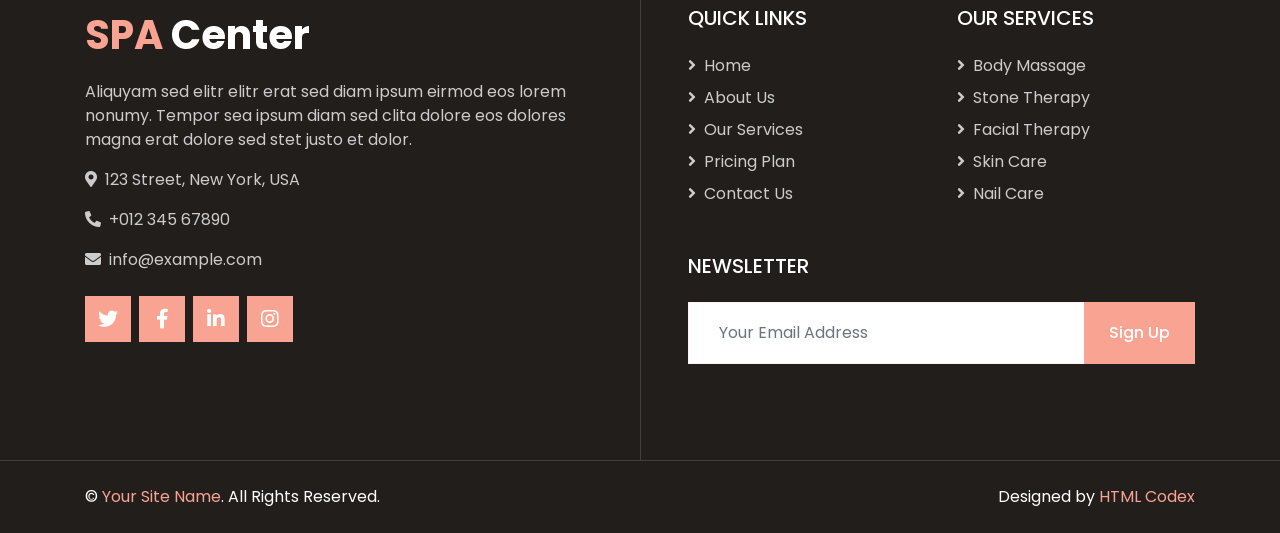
<file: spa-html-template/spa-html-template/index.html>
<!DOCTYPE html>
<html lang="en">

<head>
    <meta charset="utf-8">
    <title>SPA Center - Beauty & Spa HTML Template</title>
    <meta content="width=device-width, initial-scale=1.0" name="viewport">
    <meta content="Free HTML Templates" name="keywords">
    <meta content="Free HTML Templates" name="description">

    <!-- Favicon -->
    <link href="img/favicon.ico" rel="icon">

    <!-- Google Web Fonts -->
    <link rel="preconnect" href="https://fonts.gstatic.com">
    <link href="https://fonts.googleapis.com/css2?family=Poppins:wght@400;500;600;700&display=swap" rel="stylesheet">

    <!-- Font Awesome -->
    <link href="https://cdnjs.cloudflare.com/ajax/libs/font-awesome/5.10.0/css/all.min.css" rel="stylesheet">

    <!-- Libraries Stylesheet -->
    <link href="lib/animate/animate.min.css" rel="stylesheet">
    <link href="lib/owlcarousel/assets/owl.carousel.min.css" rel="stylesheet">
    <link href="lib/tempusdominus/css/tempusdominus-bootstrap-4.min.css" rel="stylesheet" />

    <!-- Customized Bootstrap Stylesheet -->
    <link href="css/style.css" rel="stylesheet">
</head>

<body>
    <!-- Topbar Start -->
    <div class="container-fluid bg-light d-none d-lg-block">
        <div class="row py-2 px-lg-5">
            <div class="col-lg-6 text-left mb-2 mb-lg-0">
                <div class="d-inline-flex align-items-center">
                    <small><i class="fa fa-phone-alt mr-2"></i>+012 345 6789</small>
                    <small class="px-3">|</small>
                    <small><i class="fa fa-envelope mr-2"></i>info@example.com</small>
                </div>
            </div>
            <div class="col-lg-6 text-right">
                <div class="d-inline-flex align-items-center">
                    <a class="text-primary px-2" href="">
                        <i class="fab fa-facebook-f"></i>
                    </a>
                    <a class="text-primary px-2" href="">
                        <i class="fab fa-twitter"></i>
                    </a>
                    <a class="text-primary px-2" href="">
                        <i class="fab fa-linkedin-in"></i>
                    </a>
                    <a class="text-primary px-2" href="">
                        <i class="fab fa-instagram"></i>
                    </a>
                    <a class="text-primary pl-2" href="">
                        <i class="fab fa-youtube"></i>
                    </a>
                </div>
            </div>
        </div>
    </div>
    <!-- Topbar End -->


    <!-- Navbar Start -->
    <div class="container-fluid p-0">
        <nav class="navbar navbar-expand-lg bg-white navbar-light py-3 py-lg-0 px-lg-5">
            <a href="index.html" class="navbar-brand ml-lg-3">
                <h1 class="m-0 text-primary"><span class="text-dark">SPA</span> Center</h1>
            </a>
            <button type="button" class="navbar-toggler" data-toggle="collapse" data-target="#navbarCollapse">
                <span class="navbar-toggler-icon"></span>
            </button>
            <div class="collapse navbar-collapse justify-content-between px-lg-3" id="navbarCollapse">
                <div class="navbar-nav m-auto py-0">
                    <a href="index.html" class="nav-item nav-link active">Home</a>
                    <a href="about.html" class="nav-item nav-link">About</a>
                    <a href="service.html" class="nav-item nav-link">Services</a>
                    <a href="price.html" class="nav-item nav-link">Pricing</a>
                    <div class="nav-item dropdown">
                        <a href="#" class="nav-link dropdown-toggle" data-toggle="dropdown">Pages</a>
                        <div class="dropdown-menu rounded-0 m-0">
                            <a href="appointment.html" class="dropdown-item">Appointment</a>
                            <a href="opening.html" class="dropdown-item">Open Hours</a>
                            <a href="team.html" class="dropdown-item">Our Team</a>
                            <a href="testimonial.html" class="dropdown-item">Testimonial</a>
                        </div>
                    </div>
                    <a href="contact.html" class="nav-item nav-link">Contact</a>
                </div>
                <a href="" class="btn btn-primary d-none d-lg-block">Book Now</a>
            </div>
        </nav>
    </div>
    <!-- Navbar End -->


    <!-- Carousel Start -->
    <div class="container-fluid p-0 mb-5 pb-5">
        <div id="header-carousel" class="carousel slide carousel-fade" data-ride="carousel">
            <ol class="carousel-indicators">
                <li data-target="#header-carousel" data-slide-to="0" class="active"></li>
                <li data-target="#header-carousel" data-slide-to="1"></li>
                <li data-target="#header-carousel" data-slide-to="2"></li>
            </ol>
            <div class="carousel-inner">
                <div class="carousel-item position-relative active" style="min-height: 100vh;">
                    <img class="position-absolute w-100 h-100" src="img/carousel-1.jpg" style="object-fit: cover;">
                    <div class="carousel-caption d-flex flex-column align-items-center justify-content-center">
                        <div class="p-3" style="max-width: 900px;">
                            <h6 class="text-white text-uppercase mb-3 animate__animated animate__fadeInDown" style="letter-spacing: 3px;">Spa & Beauty Center</h6>
                            <h3 class="display-3 text-capitalize text-white mb-3">Massage Treatment</h3>
                            <p class="mx-md-5 px-5">Lorem rebum magna dolore amet lorem eirmod magna erat diam stet. Sadips duo stet amet amet ndiam elitr ipsum labore diam</p>
                            <a class="btn btn-outline-light py-3 px-4 mt-3 animate__animated animate__fadeInUp" href="#">Make Appointment</a>
                        </div>
                    </div>
                </div>
                <div class="carousel-item position-relative" style="min-height: 100vh;">
                    <img class="position-absolute w-100 h-100" src="img/carousel-2.jpg" style="object-fit: cover;">
                    <div class="carousel-caption d-flex flex-column align-items-center justify-content-center">
                        <div class="p-3" style="max-width: 900px;">
                            <h6 class="text-white text-uppercase mb-3 animate__animated animate__fadeInDown" style="letter-spacing: 3px;">Spa & Beauty Center</h6>
                            <h3 class="display-3 text-capitalize text-white mb-3">Facial Treatment</h3>
                            <p class="mx-md-5 px-5">Lorem rebum magna dolore amet lorem eirmod magna erat diam stet. Sadips duo stet amet amet ndiam elitr ipsum labore diam</p>
                            <a class="btn btn-outline-light py-3 px-4 mt-3 animate__animated animate__fadeInUp" href="#">Make Appointment</a>
                        </div>
                    </div>
                </div>
                <div class="carousel-item position-relative" style="min-height: 100vh;">
                    <img class="position-absolute w-100 h-100" src="img/carousel-3.jpg" style="object-fit: cover;">
                    <div class="carousel-caption d-flex flex-column align-items-center justify-content-center">
                        <div class="p-3" style="max-width: 900px;">
                            <h6 class="text-white text-uppercase mb-3 animate__animated animate__fadeInDown" style="letter-spacing: 3px;">Spa & Beauty Center</h6>
                            <h3 class="display-3 text-capitalize text-white mb-3">Cellulite Treatment</h3>
                            <p class="mx-md-5 px-5">Lorem rebum magna dolore amet lorem eirmod magna erat diam stet. Sadips duo stet amet amet ndiam elitr ipsum labore diam</p>
                            <a class="btn btn-outline-light py-3 px-4 mt-3 animate__animated animate__fadeInUp" href="#">Make Appointment</a>
                        </div>
                    </div>
                </div>
            </div>
        </div>
    </div>
    <!-- Carousel End -->


    <!-- About Start -->
    <div class="container-fluid py-5">
        <div class="container py-5">
            <div class="row align-items-center">
                <div class="col-lg-6 pb-5 pb-lg-0">
                    <img class="img-fluid w-100" src="img/about.jpg" alt="">
                </div>
                <div class="col-lg-6">
                    <h6 class="d-inline-block text-primary text-uppercase bg-light py-1 px-2">About Us</h6>
                    <h1 class="mb-4">Your Best Spa, Beauty & Skin Care Center</h1>
                    <p class="pl-4 border-left border-primary">Dolores lorem lorem ipsum sit et ipsum. Sadip sea amet diam dolore sed et. Sit rebum labore sit sit ut vero no sit. Et elitr stet dolor sed sit et sed ipsum et kasd erat duo eos et erat</p>
                    <div class="row pt-3">
                        <div class="col-6">
                            <div class="bg-light text-center p-4">
                                <h3 class="display-4 text-primary" data-toggle="counter-up">99</h3>
                                <h6 class="text-uppercase">Spa Specialist</h6>
                            </div>
                        </div>
                        <div class="col-6">
                            <div class="bg-light text-center p-4">
                                <h3 class="display-4 text-primary" data-toggle="counter-up">999</h3>
                                <h6 class="text-uppercase">Happy Clients</h6>
                            </div>
                        </div>
                    </div>
                </div>
            </div>
        </div>
    </div>
    <!-- About End -->


    <!-- Service Start -->
    <div class="container-fluid px-0 py-5 my-5">
        <div class="row mx-0 justify-content-center text-center">
            <div class="col-lg-6">
                <h6 class="d-inline-block bg-light text-primary text-uppercase py-1 px-2">Our Service</h6>
                <h1>Spa & Beauty Services</h1>
            </div>
        </div>
        <div class="owl-carousel service-carousel">
            <div class="service-item position-relative">
                <img class="img-fluid" src="img/service-1.jpg" alt="">
                <div class="service-text text-center">
                    <h4 class="text-white font-weight-medium px-3">Body Massage</h4>
                    <p class="text-white px-3 mb-3">Elitr labore sit dolor erat est lorem diam sea ipsum diam dolor duo sit ipsum</p>
                    <div class="w-100 bg-white text-center p-4" >
                        <a class="btn btn-primary" href="">Make Order</a>
                    </div>
                </div>
            </div>
            <div class="service-item position-relative">
                <img class="img-fluid" src="img/service-2.jpg" alt="">
                <div class="service-text text-center">
                    <h4 class="text-white font-weight-medium px-3">Stone Therapy</h4>
                    <p class="text-white px-3 mb-3">Elitr labore sit dolor erat est lorem diam sea ipsum diam dolor duo sit ipsum</p>
                    <div class="w-100 bg-white text-center p-4" >
                        <a class="btn btn-primary" href="">Make Order</a>
                    </div>
                </div>
            </div>
            <div class="service-item position-relative">
                <img class="img-fluid" src="img/service-3.jpg" alt="">
                <div class="service-text text-center">
                    <h4 class="text-white font-weight-medium px-3">Facial Therapy</h4>
                    <p class="text-white px-3 mb-3">Elitr labore sit dolor erat est lorem diam sea ipsum diam dolor duo sit ipsum</p>
                    <div class="w-100 bg-white text-center p-4" >
                        <a class="btn btn-primary" href="">Make Order</a>
                    </div>
                </div>
            </div>
            <div class="service-item position-relative">
                <img class="img-fluid" src="img/service-4.jpg" alt="">
                <div class="service-text text-center">
                    <h4 class="text-white font-weight-medium px-3">Skin Care</h4>
                    <p class="text-white px-3 mb-3">Elitr labore sit dolor erat est lorem diam sea ipsum diam dolor duo sit ipsum</p>
                    <div class="w-100 bg-white text-center p-4" >
                        <a class="btn btn-primary" href="">Make Order</a>
                    </div>
                </div>
            </div>
            <div class="service-item position-relative">
                <img class="img-fluid" src="img/service-5.jpg" alt="">
                <div class="service-text text-center">
                    <h4 class="text-white font-weight-medium px-3">Stream Bath</h4>
                    <p class="text-white px-3 mb-3">Elitr labore sit dolor erat est lorem diam sea ipsum diam dolor duo sit ipsum</p>
                    <div class="w-100 bg-white text-center p-4" >
                        <a class="btn btn-primary" href="">Make Order</a>
                    </div>
                </div>
            </div>
            <div class="service-item position-relative">
                <img class="img-fluid" src="img/service-6.jpg" alt="">
                <div class="service-text text-center">
                    <h4 class="text-white font-weight-medium px-3">Face Masking</h4>
                    <p class="text-white px-3 mb-3">Elitr labore sit dolor erat est lorem diam sea ipsum diam dolor duo sit ipsum</p>
                    <div class="w-100 bg-white text-center p-4" >
                        <a class="btn btn-primary" href="">Make Order</a>
                    </div>
                </div>
            </div>
        </div>
        <div class="row justify-content-center bg-appointment mx-0">
            <div class="col-lg-6 py-5">
                <div class="p-5 my-5" style="background: rgba(33, 30, 28, 0.7);">
                    <h1 class="text-white text-center mb-4">Make Appointment</h1>
                    <form>
                        <div class="form-row">
                            <div class="col-sm-6">
                                <div class="form-group">
                                    <input type="text" class="form-control bg-transparent p-4" placeholder="Your Name" required="required" />
                                </div>
                            </div>
                            <div class="col-sm-6">
                                <div class="form-group">
                                    <input type="email" class="form-control bg-transparent p-4" placeholder="Your Email" required="required" />
                                </div>
                            </div>
                        </div>
                        <div class="form-row">
                            <div class="col-sm-6">
                                <div class="form-group">
                                    <div class="date" id="date" data-target-input="nearest">
                                        <input type="text" class="form-control bg-transparent p-4 datetimepicker-input" placeholder="Select Date" data-target="#date" data-toggle="datetimepicker"/>
                                    </div>
                                </div>
                            </div>
                            <div class="col-sm-6">
                                <div class="form-group">
                                    <div class="time" id="time" data-target-input="nearest">
                                        <input type="text" class="form-control bg-transparent p-4 datetimepicker-input" placeholder="Select Time" data-target="#time" data-toggle="datetimepicker"/>
                                    </div>
                                </div>
                            </div>
                        </div>
                        <div class="form-row">
                            <div class="col-sm-6">
                                <div class="form-group">
                                    <select class="custom-select bg-transparent px-4" style="height: 47px;">
                                        <option selected>Select A Service</option>
                                        <option value="1">Service 1</option>
                                        <option value="2">Service 1</option>
                                        <option value="3">Service 1</option>
                                    </select>
                                </div>
                            </div>
                            <div class="col-sm-6">
                                <button class="btn btn-primary btn-block" type="submit" style="height: 47px;">Make Appointment</button>
                            </div>
                        </div>
                    </form>
                </div>
            </div>
        </div>
    </div>
    <!-- Service End -->


    <!-- Open Hours Start -->
    <div class="container-fluid py-5">
        <div class="container py-5">
            <div class="row">
                <div class="col-lg-6" style="min-height: 500px;">
                    <div class="position-relative h-100">
                        <img class="position-absolute w-100 h-100" src="img/opening.jpg" style="object-fit: cover;">
                    </div>
                </div>
                <div class="col-lg-6 pt-5 pb-lg-5">
                    <div class="hours-text bg-light p-4 p-lg-5 my-lg-5">
                        <h6 class="d-inline-block text-white text-uppercase bg-primary py-1 px-2">Open Hours</h6>
                        <h1 class="mb-4">Best Relax And Spa Zone</h1>
                        <p>Dolores lorem lorem ipsum sit et ipsum. Sadip sea amet diam dolore sed et. Sit rebum labore sit sit ut vero no sit. Et elitr stet dolor sed sit et sed ipsum et kasd ut. Erat duo eos et erat sed diam duo</p>
                        <ul class="list-inline">
                            <li class="h6 py-1"><i class="far fa-circle text-primary mr-3"></i>Mon – Fri : 9:00 AM - 7:00 PM</li>
                            <li class="h6 py-1"><i class="far fa-circle text-primary mr-3"></i>Saturday : 9:00 AM - 6:00 PM</li>
                            <li class="h6 py-1"><i class="far fa-circle text-primary mr-3"></i>Sunday : Closed</li>
                        </ul>
                        <a href="" class="btn btn-primary mt-2">Book Now</a>
                    </div>
                </div>
            </div>
        </div>
    </div>
    <!-- Open Hours End -->


    <!-- Pricing Start -->
    <div class="container-fluid bg-pricing" style="margin: 90px 0;">
        <div class="container">
            <div class="row">
                <div class="col-lg-5" style="min-height: 500px;">
                    <div class="position-relative h-100">
                        <img class="position-absolute w-100 h-100" src="img/pricing.jpg" style="object-fit: cover;">
                    </div>
                </div>
                <div class="col-lg-7 pt-5 pb-lg-5">
                    <div class="pricing-text bg-light p-4 p-lg-5 my-lg-5">
                        <div class="owl-carousel pricing-carousel">
                            <div class="bg-white">
                                <div class="d-flex align-items-center justify-content-between border-bottom border-primary p-4">
                                    <h1 class="display-4 mb-0">
                                        <small class="align-top text-muted font-weight-medium" style="font-size: 22px; line-height: 45px;">$</small>49<small class="align-bottom text-muted font-weight-medium" style="font-size: 16px; line-height: 40px;">/Mo</small>
                                    </h1>
                                    <h5 class="text-primary text-uppercase m-0">Basic Plan</h5>
                                </div>
                                <div class="p-4">
                                    <p><i class="fa fa-check text-success mr-2"></i>Full Body Massage</p>
                                    <p><i class="fa fa-check text-success mr-2"></i>Deep Tissue Massage</p>
                                    <p><i class="fa fa-check text-success mr-2"></i>Hot Stone Massage</p>
                                    <p><i class="fa fa-check text-success mr-2"></i>Tissue Body Polish</p>
                                    <p><i class="fa fa-check text-success mr-2"></i>Foot & Nail Care</p>
                                    <a href="" class="btn btn-primary my-2">Order Now</a>
                                </div>
                            </div>
                            <div class="bg-white">
                                <div class="d-flex align-items-center justify-content-between border-bottom border-primary p-4">
                                    <h1 class="display-4 mb-0">
                                        <small class="align-top text-muted font-weight-medium" style="font-size: 22px; line-height: 45px;">$</small>99<small class="align-bottom text-muted font-weight-medium" style="font-size: 16px; line-height: 40px;">/Mo</small>
                                    </h1>
                                    <h5 class="text-primary text-uppercase m-0">Family Plan</h5>
                                </div>
                                <div class="p-4">
                                    <p><i class="fa fa-check text-success mr-2"></i>Full Body Massage</p>
                                    <p><i class="fa fa-check text-success mr-2"></i>Deep Tissue Massage</p>
                                    <p><i class="fa fa-check text-success mr-2"></i>Hot Stone Massage</p>
                                    <p><i class="fa fa-check text-success mr-2"></i>Tissue Body Polish</p>
                                    <p><i class="fa fa-check text-success mr-2"></i>Foot & Nail Care</p>
                                    <a href="" class="btn btn-primary my-2">Order Now</a>
                                </div>
                            </div>
                            <div class="bg-white">
                                <div class="d-flex align-items-center justify-content-between border-bottom border-primary p-4">
                                    <h1 class="display-4 mb-0">
                                        <small class="align-top text-muted font-weight-medium" style="font-size: 22px; line-height: 45px;">$</small>149<small class="align-bottom text-muted font-weight-medium" style="font-size: 16px; line-height: 40px;">/Mo</small>
                                    </h1>
                                    <h5 class="text-primary text-uppercase m-0">VIP Plan</h5>
                                </div>
                                <div class="p-4">
                                    <p><i class="fa fa-check text-success mr-2"></i>Full Body Massage</p>
                                    <p><i class="fa fa-check text-success mr-2"></i>Deep Tissue Massage</p>
                                    <p><i class="fa fa-check text-success mr-2"></i>Hot Stone Massage</p>
                                    <p><i class="fa fa-check text-success mr-2"></i>Tissue Body Polish</p>
                                    <p><i class="fa fa-check text-success mr-2"></i>Foot & Nail Care</p>
                                    <a href="" class="btn btn-primary my-2">Order Now</a>
                                </div>
                            </div>
                        </div>
                    </div>
                </div>
            </div>
        </div>
    </div>
    <!-- Pricing End -->


    <!-- Team Start -->
    <div class="container-fluid py-5">
        <div class="container pt-5">
            <div class="row justify-content-center text-center">
                <div class="col-lg-6">
                    <h6 class="d-inline-block bg-light text-primary text-uppercase py-1 px-2">Spa Specialist</h6>
                    <h1 class="mb-5">Spa & Beauty Specialist</h1>
                </div>
            </div>
            <div class="row">
                <div class="col-lg-3 col-md-6">
                    <div class="team position-relative overflow-hidden mb-5">
                        <img class="img-fluid" src="img/team-1.jpg" alt="">
                        <div class="position-relative text-center">
                            <div class="team-text bg-primary text-white">
                                <h5 class="text-white text-uppercase">Olivia Mia</h5>
                                <p class="m-0">Spa & Beauty Expert</p>
                            </div>
                            <div class="team-social bg-dark text-center">
                                <a class="btn btn-outline-primary btn-square mr-2" href="#"><i class="fab fa-twitter"></i></a>
                                <a class="btn btn-outline-primary btn-square mr-2" href="#"><i class="fab fa-facebook-f"></i></a>
                                <a class="btn btn-outline-primary btn-square mr-2" href="#"><i class="fab fa-linkedin-in"></i></a>
                                <a class="btn btn-outline-primary btn-square" href="#"><i class="fab fa-instagram"></i></a>
                            </div>
                        </div>
                    </div>
                </div>
                <div class="col-lg-3 col-md-6">
                    <div class="team position-relative overflow-hidden mb-5">
                        <img class="img-fluid" src="img/team-2.jpg" alt="">
                        <div class="position-relative text-center">
                            <div class="team-text bg-primary text-white">
                                <h5 class="text-white text-uppercase">Cory Brown</h5>
                                <p class="m-0">Spa & Beauty Expert</p>
                            </div>
                            <div class="team-social bg-dark text-center">
                                <a class="btn btn-outline-primary btn-square mr-2" href="#"><i class="fab fa-twitter"></i></a>
                                <a class="btn btn-outline-primary btn-square mr-2" href="#"><i class="fab fa-facebook-f"></i></a>
                                <a class="btn btn-outline-primary btn-square mr-2" href="#"><i class="fab fa-linkedin-in"></i></a>
                                <a class="btn btn-outline-primary btn-square" href="#"><i class="fab fa-instagram"></i></a>
                            </div>
                        </div>
                    </div>
                </div>
                <div class="col-lg-3 col-md-6">
                    <div class="team position-relative overflow-hidden mb-5">
                        <img class="img-fluid" src="img/team-3.jpg" alt="">
                        <div class="position-relative text-center">
                            <div class="team-text bg-primary text-white">
                                <h5 class="text-white text-uppercase">Elizabeth Ross</h5>
                                <p class="m-0">Spa & Beauty Expert</p>
                            </div>
                            <div class="team-social bg-dark text-center">
                                <a class="btn btn-outline-primary btn-square mr-2" href="#"><i class="fab fa-twitter"></i></a>
                                <a class="btn btn-outline-primary btn-square mr-2" href="#"><i class="fab fa-facebook-f"></i></a>
                                <a class="btn btn-outline-primary btn-square mr-2" href="#"><i class="fab fa-linkedin-in"></i></a>
                                <a class="btn btn-outline-primary btn-square" href="#"><i class="fab fa-instagram"></i></a>
                            </div>
                        </div>
                    </div>
                </div>
                <div class="col-lg-3 col-md-6">
                    <div class="team position-relative overflow-hidden mb-5">
                        <img class="img-fluid" src="img/team-4.jpg" alt="">
                        <div class="position-relative text-center">
                            <div class="team-text bg-primary text-white">
                                <h5 class="text-white text-uppercase">Kelly Walke</h5>
                                <p class="m-0">Spa & Beauty Expert</p>
                            </div>
                            <div class="team-social bg-dark text-center">
                                <a class="btn btn-outline-primary btn-square mr-2" href="#"><i class="fab fa-twitter"></i></a>
                                <a class="btn btn-outline-primary btn-square mr-2" href="#"><i class="fab fa-facebook-f"></i></a>
                                <a class="btn btn-outline-primary btn-square mr-2" href="#"><i class="fab fa-linkedin-in"></i></a>
                                <a class="btn btn-outline-primary btn-square" href="#"><i class="fab fa-instagram"></i></a>
                            </div>
                        </div>
                    </div>
                </div>
            </div>
        </div>
    </div>
    <!-- Team End -->


    <!-- Testimonial Start -->
    <div class="container-fluid py-5">
        <div class="container py-5">
            <div class="row align-items-center">
                <div class="col-lg-6 pb-5 pb-lg-0">
                    <img class="img-fluid w-100" src="img/testimonial.jpg" alt="">
                </div>
                <div class="col-lg-6">
                    <h6 class="d-inline-block text-primary text-uppercase bg-light py-1 px-2">Testimonial</h6>
                    <h1 class="mb-4">What Our Clients Say!</h1>
                    <div class="owl-carousel testimonial-carousel">
                        <div class="position-relative">
                            <i class="fa fa-3x fa-quote-right text-primary position-absolute" style="top: -6px; right: 0;"></i>
                            <div class="d-flex align-items-center mb-3">
                                <img class="img-fluid rounded-circle" src="img/testimonial-1.jpg" style="width: 60px; height: 60px;" alt="">
                                <div class="ml-3">
                                    <h6 class="text-uppercase">Client Name</h6>
                                    <span>Profession</span>
                                </div>
                            </div>
                            <p class="m-0">Aliquyam sed elitr elitr erat sed diam ipsum eirmod eos lorem nonumy. Tempor sea ipsum diam  sed clita dolore eos dolores magna erat dolore sed stet justo et dolor.</p>
                        </div>
                        <div class="position-relative">
                            <i class="fa fa-3x fa-quote-right text-primary position-absolute" style="top: -6px; right: 0;"></i>
                            <div class="d-flex align-items-center mb-3">
                                <img class="img-fluid rounded-circle" src="img/testimonial-2.jpg" style="width: 60px; height: 60px;" alt="">
                                <div class="ml-3">
                                    <h6 class="text-uppercase">Client Name</h6>
                                    <span>Profession</span>
                                </div>
                            </div>
                            <p class="m-0">Aliquyam sed elitr elitr erat sed diam ipsum eirmod eos lorem nonumy. Tempor sea ipsum diam  sed clita dolore eos dolores magna erat dolore sed stet justo et dolor.</p>
                        </div>
                        <div class="position-relative">
                            <i class="fa fa-3x fa-quote-right text-primary position-absolute" style="top: -6px; right: 0;"></i>
                            <div class="d-flex align-items-center mb-3">
                                <img class="img-fluid rounded-circle" src="img/testimonial-3.jpg" style="width: 60px; height: 60px;" alt="">
                                <div class="ml-3">
                                    <h6 class="text-uppercase">Client Name</h6>
                                    <span>Profession</span>
                                </div>
                            </div>
                            <p class="m-0">Aliquyam sed elitr elitr erat sed diam ipsum eirmod eos lorem nonumy. Tempor sea ipsum diam  sed clita dolore eos dolores magna erat dolore sed stet justo et dolor.</p>
                        </div>
                    </div>
                </div>
            </div>
        </div>
    </div>
    <!-- Testimonial End -->


    <!-- Footer Start -->
    <div class="footer container-fluid position-relative bg-dark py-5" style="margin-top: 90px;">
        <div class="container pt-5">
            <div class="row">
                <div class="col-lg-6 pr-lg-5 mb-5">
                    <a href="index.html" class="navbar-brand">
                        <h1 class="mb-3 text-white"><span class="text-primary">SPA</span> Center</h1>
                    </a>
                    <p>Aliquyam sed elitr elitr erat sed diam ipsum eirmod eos lorem nonumy. Tempor sea ipsum diam  sed clita dolore eos dolores magna erat dolore sed stet justo et dolor.</p>
                    <p><i class="fa fa-map-marker-alt mr-2"></i>123 Street, New York, USA</p>
                    <p><i class="fa fa-phone-alt mr-2"></i>+012 345 67890</p>
                    <p><i class="fa fa-envelope mr-2"></i>info@example.com</p>
                    <div class="d-flex justify-content-start mt-4">
                        <a class="btn btn-lg btn-primary btn-lg-square mr-2" href="#"><i class="fab fa-twitter"></i></a>
                        <a class="btn btn-lg btn-primary btn-lg-square mr-2" href="#"><i class="fab fa-facebook-f"></i></a>
                        <a class="btn btn-lg btn-primary btn-lg-square mr-2" href="#"><i class="fab fa-linkedin-in"></i></a>
                        <a class="btn btn-lg btn-primary btn-lg-square" href="#"><i class="fab fa-instagram"></i></a>
                    </div>
                </div>
                <div class="col-lg-6 pl-lg-5">
                    <div class="row">
                        <div class="col-sm-6 mb-5">
                            <h5 class="text-white text-uppercase mb-4">Quick Links</h5>
                            <div class="d-flex flex-column justify-content-start">
                                <a class="text-white-50 mb-2" href="#"><i class="fa fa-angle-right mr-2"></i>Home</a>
                                <a class="text-white-50 mb-2" href="#"><i class="fa fa-angle-right mr-2"></i>About Us</a>
                                <a class="text-white-50 mb-2" href="#"><i class="fa fa-angle-right mr-2"></i>Our Services</a>
                                <a class="text-white-50 mb-2" href="#"><i class="fa fa-angle-right mr-2"></i>Pricing Plan</a>
                                <a class="text-white-50" href="#"><i class="fa fa-angle-right mr-2"></i>Contact Us</a>
                            </div>
                        </div>
                        <div class="col-sm-6 mb-5">
                            <h5 class="text-white text-uppercase mb-4">Our Services</h5>
                            <div class="d-flex flex-column justify-content-start">
                                <a class="text-white-50 mb-2" href="#"><i class="fa fa-angle-right mr-2"></i>Body Massage</a>
                                <a class="text-white-50 mb-2" href="#"><i class="fa fa-angle-right mr-2"></i>Stone Therapy</a>
                                <a class="text-white-50 mb-2" href="#"><i class="fa fa-angle-right mr-2"></i>Facial Therapy</a>
                                <a class="text-white-50 mb-2" href="#"><i class="fa fa-angle-right mr-2"></i>Skin Care</a>
                                <a class="text-white-50" href="#"><i class="fa fa-angle-right mr-2"></i>Nail Care</a>
                            </div>
                        </div>
                        <div class="col-sm-12 mb-5">
                            <h5 class="text-white text-uppercase mb-4">Newsletter</h5>
                            <div class="w-100">
                                <div class="input-group">
                                    <input type="text" class="form-control border-light" style="padding: 30px;" placeholder="Your Email Address">
                                    <div class="input-group-append">
                                        <button class="btn btn-primary px-4">Sign Up</button>
                                    </div>
                                </div>
                            </div>
                        </div>
                    </div>
                </div>
            </div>
        </div>
    </div>
    <div class="container-fluid bg-dark text-light border-top py-4" style="border-color: rgba(256, 256, 256, .15) !important;">
        <div class="container">
            <div class="row">
                <div class="col-md-6 text-center text-md-left mb-3 mb-md-0">
                    <p class="m-0 text-white">&copy; <a href="#">Your Site Name</a>. All Rights Reserved.</p>
                </div>
                <div class="col-md-6 text-center text-md-right">
                    <p class="m-0 text-white">Designed by <a href="https://htmlcodex.com">HTML Codex</a></p>
                </div>
            </div>
        </div>
    </div>
    <!-- Footer End -->


    <!-- Back to Top -->
    <a href="#" class="btn btn-lg btn-primary back-to-top"><i class="fa fa-angle-double-up"></i></a>


    <!-- JavaScript Libraries -->
    <script src="https://code.jquery.com/jquery-3.4.1.min.js"></script>
    <script src="https://stackpath.bootstrapcdn.com/bootstrap/4.4.1/js/bootstrap.bundle.min.js"></script>
    <script src="lib/easing/easing.min.js"></script>
    <script src="lib/waypoints/waypoints.min.js"></script>
    <script src="lib/counterup/counterup.min.js"></script>
    <script src="lib/owlcarousel/owl.carousel.min.js"></script>
    <script src="lib/tempusdominus/js/moment.min.js"></script>
    <script src="lib/tempusdominus/js/moment-timezone.min.js"></script>
    <script src="lib/tempusdominus/js/tempusdominus-bootstrap-4.min.js"></script>

    <!-- Contact Javascript File -->
    <script src="mail/jqBootstrapValidation.min.js"></script>
    <script src="mail/contact.js"></script>

    <!-- Template Javascript -->
    <script src="js/main.js"></script>
</body>

</html>
</file>
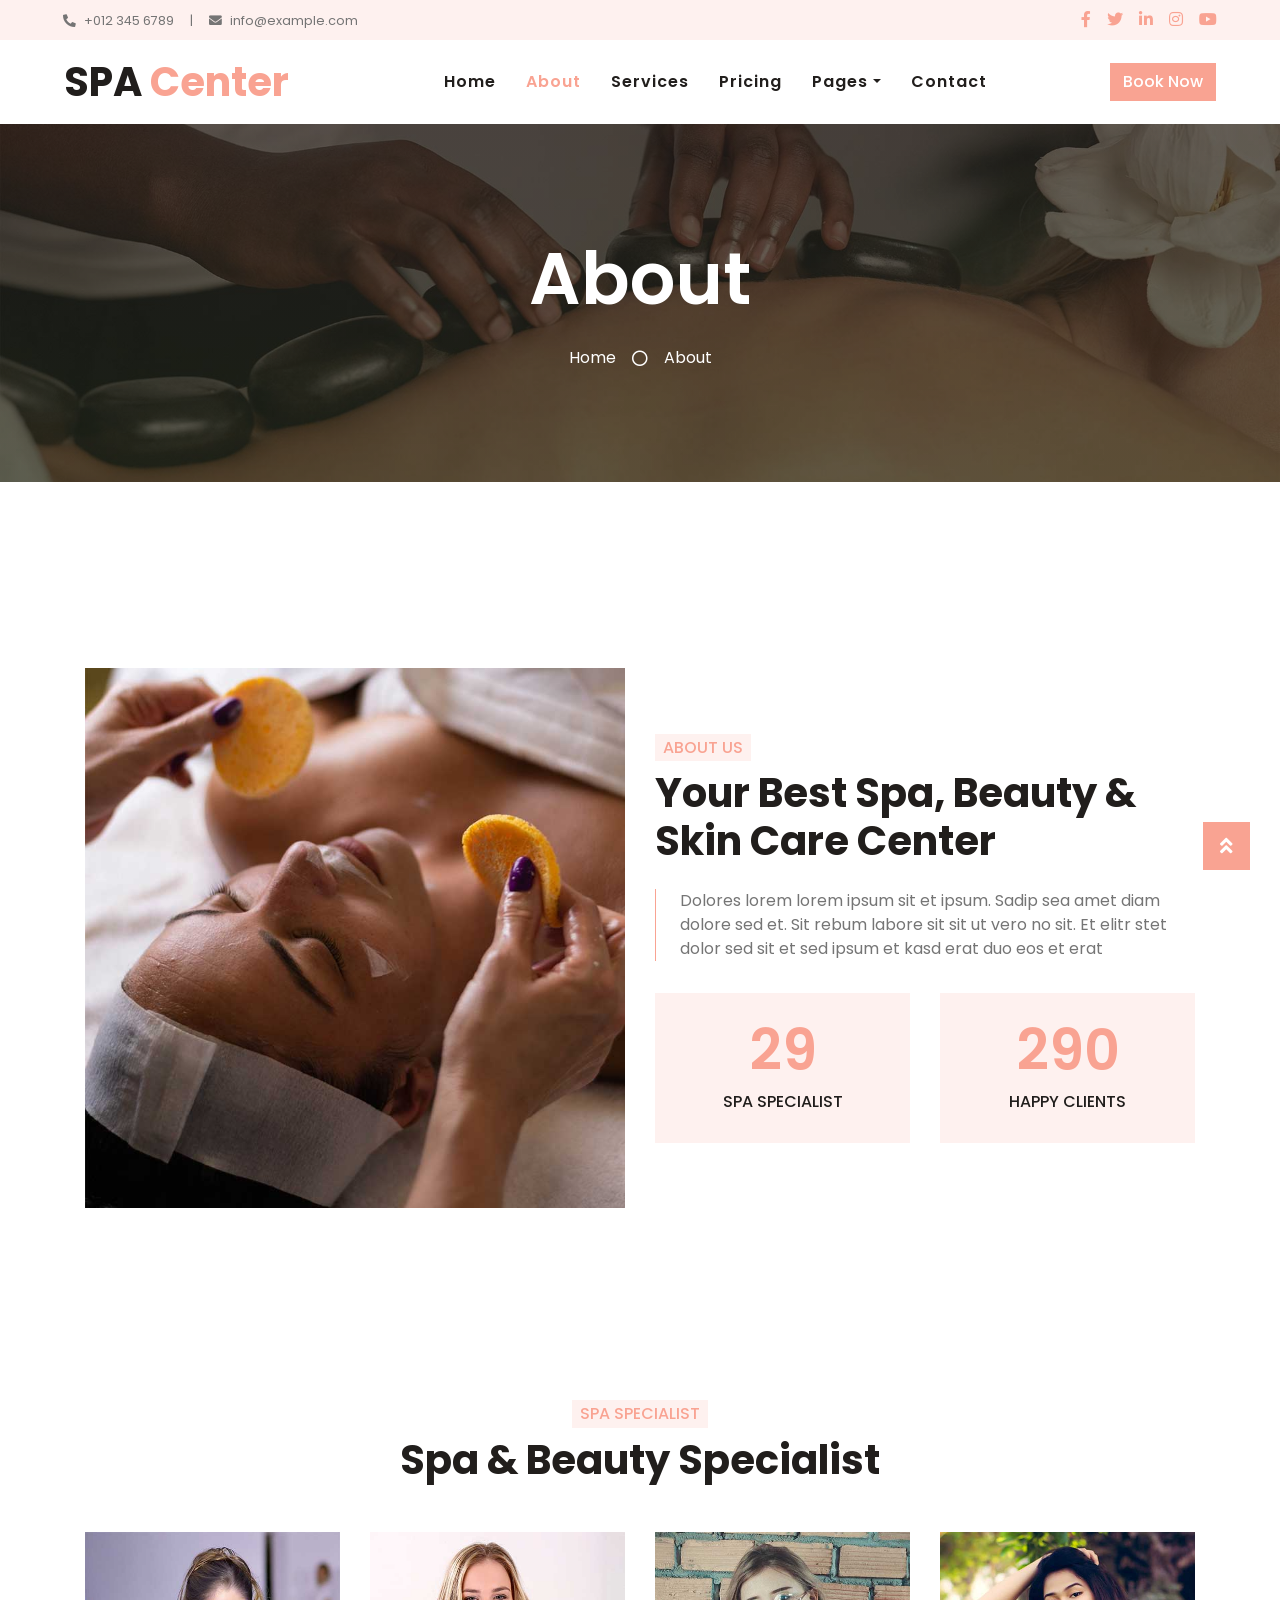
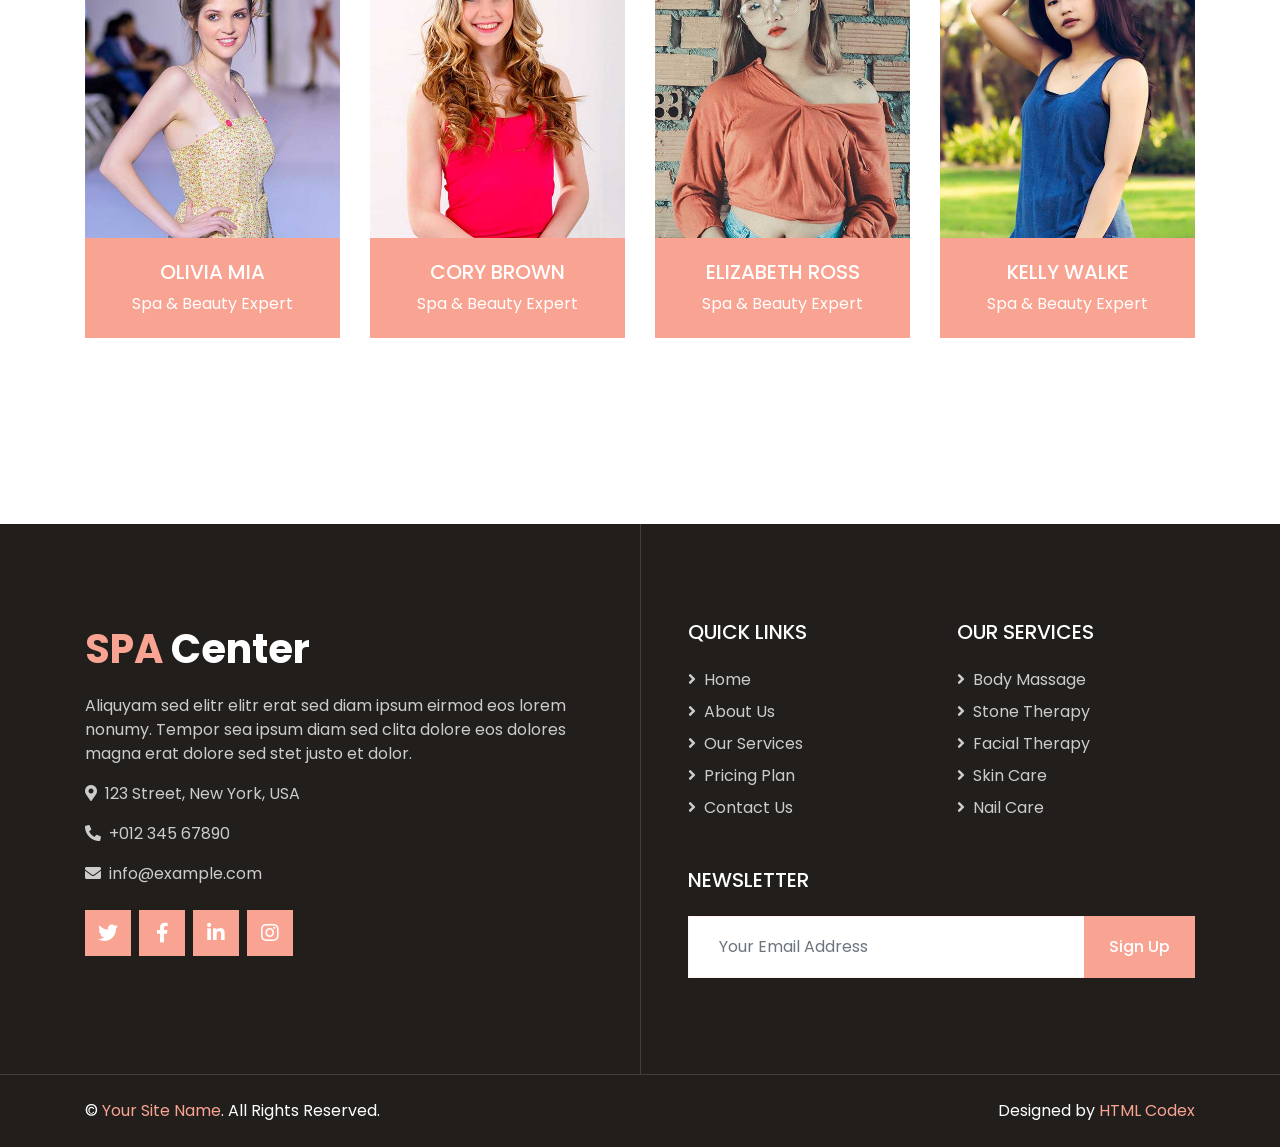
<file: spa-html-template/spa-html-template/about.html>
<!DOCTYPE html>
<html lang="en">

<head>
    <meta charset="utf-8">
    <title>SPA Center - Beauty & Spa HTML Template</title>
    <meta content="width=device-width, initial-scale=1.0" name="viewport">
    <meta content="Free HTML Templates" name="keywords">
    <meta content="Free HTML Templates" name="description">

    <!-- Favicon -->
    <link href="img/favicon.ico" rel="icon">

    <!-- Google Web Fonts -->
    <link rel="preconnect" href="https://fonts.gstatic.com">
    <link href="https://fonts.googleapis.com/css2?family=Poppins:wght@400;500;600;700&display=swap" rel="stylesheet">

    <!-- Font Awesome -->
    <link href="https://cdnjs.cloudflare.com/ajax/libs/font-awesome/5.10.0/css/all.min.css" rel="stylesheet">

    <!-- Libraries Stylesheet -->
    <link href="lib/animate/animate.min.css" rel="stylesheet">
    <link href="lib/owlcarousel/assets/owl.carousel.min.css" rel="stylesheet">
    <link href="lib/tempusdominus/css/tempusdominus-bootstrap-4.min.css" rel="stylesheet" />

    <!-- Customized Bootstrap Stylesheet -->
    <link href="css/style.css" rel="stylesheet">
</head>

<body>
    <!-- Topbar Start -->
    <div class="container-fluid bg-light d-none d-lg-block">
        <div class="row py-2 px-lg-5">
            <div class="col-lg-6 text-left mb-2 mb-lg-0">
                <div class="d-inline-flex align-items-center">
                    <small><i class="fa fa-phone-alt mr-2"></i>+012 345 6789</small>
                    <small class="px-3">|</small>
                    <small><i class="fa fa-envelope mr-2"></i>info@example.com</small>
                </div>
            </div>
            <div class="col-lg-6 text-right">
                <div class="d-inline-flex align-items-center">
                    <a class="text-primary px-2" href="">
                        <i class="fab fa-facebook-f"></i>
                    </a>
                    <a class="text-primary px-2" href="">
                        <i class="fab fa-twitter"></i>
                    </a>
                    <a class="text-primary px-2" href="">
                        <i class="fab fa-linkedin-in"></i>
                    </a>
                    <a class="text-primary px-2" href="">
                        <i class="fab fa-instagram"></i>
                    </a>
                    <a class="text-primary pl-2" href="">
                        <i class="fab fa-youtube"></i>
                    </a>
                </div>
            </div>
        </div>
    </div>
    <!-- Topbar End -->


    <!-- Navbar Start -->
    <div class="container-fluid p-0">
        <nav class="navbar navbar-expand-lg bg-white navbar-light py-3 py-lg-0 px-lg-5">
            <a href="index.html" class="navbar-brand ml-lg-3">
                <h1 class="m-0 text-primary"><span class="text-dark">SPA</span> Center</h1>
            </a>
            <button type="button" class="navbar-toggler" data-toggle="collapse" data-target="#navbarCollapse">
                <span class="navbar-toggler-icon"></span>
            </button>
            <div class="collapse navbar-collapse justify-content-between px-lg-3" id="navbarCollapse">
                <div class="navbar-nav m-auto py-0">
                    <a href="index.html" class="nav-item nav-link">Home</a>
                    <a href="about.html" class="nav-item nav-link active">About</a>
                    <a href="service.html" class="nav-item nav-link">Services</a>
                    <a href="price.html" class="nav-item nav-link">Pricing</a>
                    <div class="nav-item dropdown">
                        <a href="#" class="nav-link dropdown-toggle" data-toggle="dropdown">Pages</a>
                        <div class="dropdown-menu rounded-0 m-0">
                            <a href="appointment.html" class="dropdown-item">Appointment</a>
                            <a href="opening.html" class="dropdown-item">Open Hours</a>
                            <a href="team.html" class="dropdown-item">Our Team</a>
                            <a href="testimonial.html" class="dropdown-item">Testimonial</a>
                        </div>
                    </div>
                    <a href="contact.html" class="nav-item nav-link">Contact</a>
                </div>
                <a href="" class="btn btn-primary d-none d-lg-block">Book Now</a>
            </div>
        </nav>
    </div>
    <!-- Navbar End -->


    <!-- Header Start -->
    <div class="jumbotron jumbotron-fluid bg-jumbotron" style="margin-bottom: 90px;">
        <div class="container text-center py-5">
            <h3 class="text-white display-3 mb-4">About</h3>
            <div class="d-inline-flex align-items-center text-white">
                <p class="m-0"><a class="text-white" href="">Home</a></p>
                <i class="far fa-circle px-3"></i>
                <p class="m-0">About</p>
            </div>
        </div>
    </div>
    <!-- Header End -->


    <!-- About Start -->
    <div class="container-fluid py-5">
        <div class="container py-5">
            <div class="row align-items-center">
                <div class="col-lg-6 pb-5 pb-lg-0">
                    <img class="img-fluid w-100" src="img/about.jpg" alt="">
                </div>
                <div class="col-lg-6">
                    <h6 class="d-inline-block text-primary text-uppercase bg-light py-1 px-2">About Us</h6>
                    <h1 class="mb-4">Your Best Spa, Beauty & Skin Care Center</h1>
                    <p class="pl-4 border-left border-primary">Dolores lorem lorem ipsum sit et ipsum. Sadip sea amet diam dolore sed et. Sit rebum labore sit sit ut vero no sit. Et elitr stet dolor sed sit et sed ipsum et kasd erat duo eos et erat</p>
                    <div class="row pt-3">
                        <div class="col-6">
                            <div class="bg-light text-center p-4">
                                <h3 class="display-4 text-primary" data-toggle="counter-up">99</h3>
                                <h6 class="text-uppercase">Spa Specialist</h6>
                            </div>
                        </div>
                        <div class="col-6">
                            <div class="bg-light text-center p-4">
                                <h3 class="display-4 text-primary" data-toggle="counter-up">999</h3>
                                <h6 class="text-uppercase">Happy Clients</h6>
                            </div>
                        </div>
                    </div>
                </div>
            </div>
        </div>
    </div>
    <!-- About End -->


    <!-- Team Start -->
    <div class="container-fluid py-5">
        <div class="container pt-5">
            <div class="row justify-content-center text-center">
                <div class="col-lg-6">
                    <h6 class="d-inline-block bg-light text-primary text-uppercase py-1 px-2">Spa Specialist</h6>
                    <h1 class="mb-5">Spa & Beauty Specialist</h1>
                </div>
            </div>
            <div class="row">
                <div class="col-lg-3 col-md-6">
                    <div class="team position-relative overflow-hidden mb-5">
                        <img class="img-fluid" src="img/team-1.jpg" alt="">
                        <div class="position-relative text-center">
                            <div class="team-text bg-primary text-white">
                                <h5 class="text-white text-uppercase">Olivia Mia</h5>
                                <p class="m-0">Spa & Beauty Expert</p>
                            </div>
                            <div class="team-social bg-dark text-center">
                                <a class="btn btn-outline-primary btn-square mr-2" href="#"><i class="fab fa-twitter"></i></a>
                                <a class="btn btn-outline-primary btn-square mr-2" href="#"><i class="fab fa-facebook-f"></i></a>
                                <a class="btn btn-outline-primary btn-square mr-2" href="#"><i class="fab fa-linkedin-in"></i></a>
                                <a class="btn btn-outline-primary btn-square" href="#"><i class="fab fa-instagram"></i></a>
                            </div>
                        </div>
                    </div>
                </div>
                <div class="col-lg-3 col-md-6">
                    <div class="team position-relative overflow-hidden mb-5">
                        <img class="img-fluid" src="img/team-2.jpg" alt="">
                        <div class="position-relative text-center">
                            <div class="team-text bg-primary text-white">
                                <h5 class="text-white text-uppercase">Cory Brown</h5>
                                <p class="m-0">Spa & Beauty Expert</p>
                            </div>
                            <div class="team-social bg-dark text-center">
                                <a class="btn btn-outline-primary btn-square mr-2" href="#"><i class="fab fa-twitter"></i></a>
                                <a class="btn btn-outline-primary btn-square mr-2" href="#"><i class="fab fa-facebook-f"></i></a>
                                <a class="btn btn-outline-primary btn-square mr-2" href="#"><i class="fab fa-linkedin-in"></i></a>
                                <a class="btn btn-outline-primary btn-square" href="#"><i class="fab fa-instagram"></i></a>
                            </div>
                        </div>
                    </div>
                </div>
                <div class="col-lg-3 col-md-6">
                    <div class="team position-relative overflow-hidden mb-5">
                        <img class="img-fluid" src="img/team-3.jpg" alt="">
                        <div class="position-relative text-center">
                            <div class="team-text bg-primary text-white">
                                <h5 class="text-white text-uppercase">Elizabeth Ross</h5>
                                <p class="m-0">Spa & Beauty Expert</p>
                            </div>
                            <div class="team-social bg-dark text-center">
                                <a class="btn btn-outline-primary btn-square mr-2" href="#"><i class="fab fa-twitter"></i></a>
                                <a class="btn btn-outline-primary btn-square mr-2" href="#"><i class="fab fa-facebook-f"></i></a>
                                <a class="btn btn-outline-primary btn-square mr-2" href="#"><i class="fab fa-linkedin-in"></i></a>
                                <a class="btn btn-outline-primary btn-square" href="#"><i class="fab fa-instagram"></i></a>
                            </div>
                        </div>
                    </div>
                </div>
                <div class="col-lg-3 col-md-6">
                    <div class="team position-relative overflow-hidden mb-5">
                        <img class="img-fluid" src="img/team-4.jpg" alt="">
                        <div class="position-relative text-center">
                            <div class="team-text bg-primary text-white">
                                <h5 class="text-white text-uppercase">Kelly Walke</h5>
                                <p class="m-0">Spa & Beauty Expert</p>
                            </div>
                            <div class="team-social bg-dark text-center">
                                <a class="btn btn-outline-primary btn-square mr-2" href="#"><i class="fab fa-twitter"></i></a>
                                <a class="btn btn-outline-primary btn-square mr-2" href="#"><i class="fab fa-facebook-f"></i></a>
                                <a class="btn btn-outline-primary btn-square mr-2" href="#"><i class="fab fa-linkedin-in"></i></a>
                                <a class="btn btn-outline-primary btn-square" href="#"><i class="fab fa-instagram"></i></a>
                            </div>
                        </div>
                    </div>
                </div>
            </div>
        </div>
    </div>
    <!-- Team End -->


    <!-- Footer Start -->
    <div class="footer container-fluid position-relative bg-dark py-5" style="margin-top: 90px;">
        <div class="container pt-5">
            <div class="row">
                <div class="col-lg-6 pr-lg-5 mb-5">
                    <a href="index.html" class="navbar-brand">
                        <h1 class="mb-3 text-white"><span class="text-primary">SPA</span> Center</h1>
                    </a>
                    <p>Aliquyam sed elitr elitr erat sed diam ipsum eirmod eos lorem nonumy. Tempor sea ipsum diam  sed clita dolore eos dolores magna erat dolore sed stet justo et dolor.</p>
                    <p><i class="fa fa-map-marker-alt mr-2"></i>123 Street, New York, USA</p>
                    <p><i class="fa fa-phone-alt mr-2"></i>+012 345 67890</p>
                    <p><i class="fa fa-envelope mr-2"></i>info@example.com</p>
                    <div class="d-flex justify-content-start mt-4">
                        <a class="btn btn-lg btn-primary btn-lg-square mr-2" href="#"><i class="fab fa-twitter"></i></a>
                        <a class="btn btn-lg btn-primary btn-lg-square mr-2" href="#"><i class="fab fa-facebook-f"></i></a>
                        <a class="btn btn-lg btn-primary btn-lg-square mr-2" href="#"><i class="fab fa-linkedin-in"></i></a>
                        <a class="btn btn-lg btn-primary btn-lg-square" href="#"><i class="fab fa-instagram"></i></a>
                    </div>
                </div>
                <div class="col-lg-6 pl-lg-5">
                    <div class="row">
                        <div class="col-sm-6 mb-5">
                            <h5 class="text-white text-uppercase mb-4">Quick Links</h5>
                            <div class="d-flex flex-column justify-content-start">
                                <a class="text-white-50 mb-2" href="#"><i class="fa fa-angle-right mr-2"></i>Home</a>
                                <a class="text-white-50 mb-2" href="#"><i class="fa fa-angle-right mr-2"></i>About Us</a>
                                <a class="text-white-50 mb-2" href="#"><i class="fa fa-angle-right mr-2"></i>Our Services</a>
                                <a class="text-white-50 mb-2" href="#"><i class="fa fa-angle-right mr-2"></i>Pricing Plan</a>
                                <a class="text-white-50" href="#"><i class="fa fa-angle-right mr-2"></i>Contact Us</a>
                            </div>
                        </div>
                        <div class="col-sm-6 mb-5">
                            <h5 class="text-white text-uppercase mb-4">Our Services</h5>
                            <div class="d-flex flex-column justify-content-start">
                                <a class="text-white-50 mb-2" href="#"><i class="fa fa-angle-right mr-2"></i>Body Massage</a>
                                <a class="text-white-50 mb-2" href="#"><i class="fa fa-angle-right mr-2"></i>Stone Therapy</a>
                                <a class="text-white-50 mb-2" href="#"><i class="fa fa-angle-right mr-2"></i>Facial Therapy</a>
                                <a class="text-white-50 mb-2" href="#"><i class="fa fa-angle-right mr-2"></i>Skin Care</a>
                                <a class="text-white-50" href="#"><i class="fa fa-angle-right mr-2"></i>Nail Care</a>
                            </div>
                        </div>
                        <div class="col-sm-12 mb-5">
                            <h5 class="text-white text-uppercase mb-4">Newsletter</h5>
                            <div class="w-100">
                                <div class="input-group">
                                    <input type="text" class="form-control border-light" style="padding: 30px;" placeholder="Your Email Address">
                                    <div class="input-group-append">
                                        <button class="btn btn-primary px-4">Sign Up</button>
                                    </div>
                                </div>
                            </div>
                        </div>
                    </div>
                </div>
            </div>
        </div>
    </div>
    <div class="container-fluid bg-dark text-light border-top py-4" style="border-color: rgba(256, 256, 256, .15) !important;">
        <div class="container">
            <div class="row">
                <div class="col-md-6 text-center text-md-left mb-3 mb-md-0">
                    <p class="m-0 text-white">&copy; <a href="#">Your Site Name</a>. All Rights Reserved.</p>
                </div>
                <div class="col-md-6 text-center text-md-right">
                    <p class="m-0 text-white">Designed by <a href="https://htmlcodex.com">HTML Codex</a></p>
                </div>
            </div>
        </div>
    </div>
    <!-- Footer End -->


    <!-- Back to Top -->
    <a href="#" class="btn btn-lg btn-primary back-to-top"><i class="fa fa-angle-double-up"></i></a>


    <!-- JavaScript Libraries -->
    <script src="https://code.jquery.com/jquery-3.4.1.min.js"></script>
    <script src="https://stackpath.bootstrapcdn.com/bootstrap/4.4.1/js/bootstrap.bundle.min.js"></script>
    <script src="lib/easing/easing.min.js"></script>
    <script src="lib/waypoints/waypoints.min.js"></script>
    <script src="lib/counterup/counterup.min.js"></script>
    <script src="lib/owlcarousel/owl.carousel.min.js"></script>
    <script src="lib/tempusdominus/js/moment.min.js"></script>
    <script src="lib/tempusdominus/js/moment-timezone.min.js"></script>
    <script src="lib/tempusdominus/js/tempusdominus-bootstrap-4.min.js"></script>

    <!-- Contact Javascript File -->
    <script src="mail/jqBootstrapValidation.min.js"></script>
    <script src="mail/contact.js"></script>

    <!-- Template Javascript -->
    <script src="js/main.js"></script>
</body>

</html>
</file>
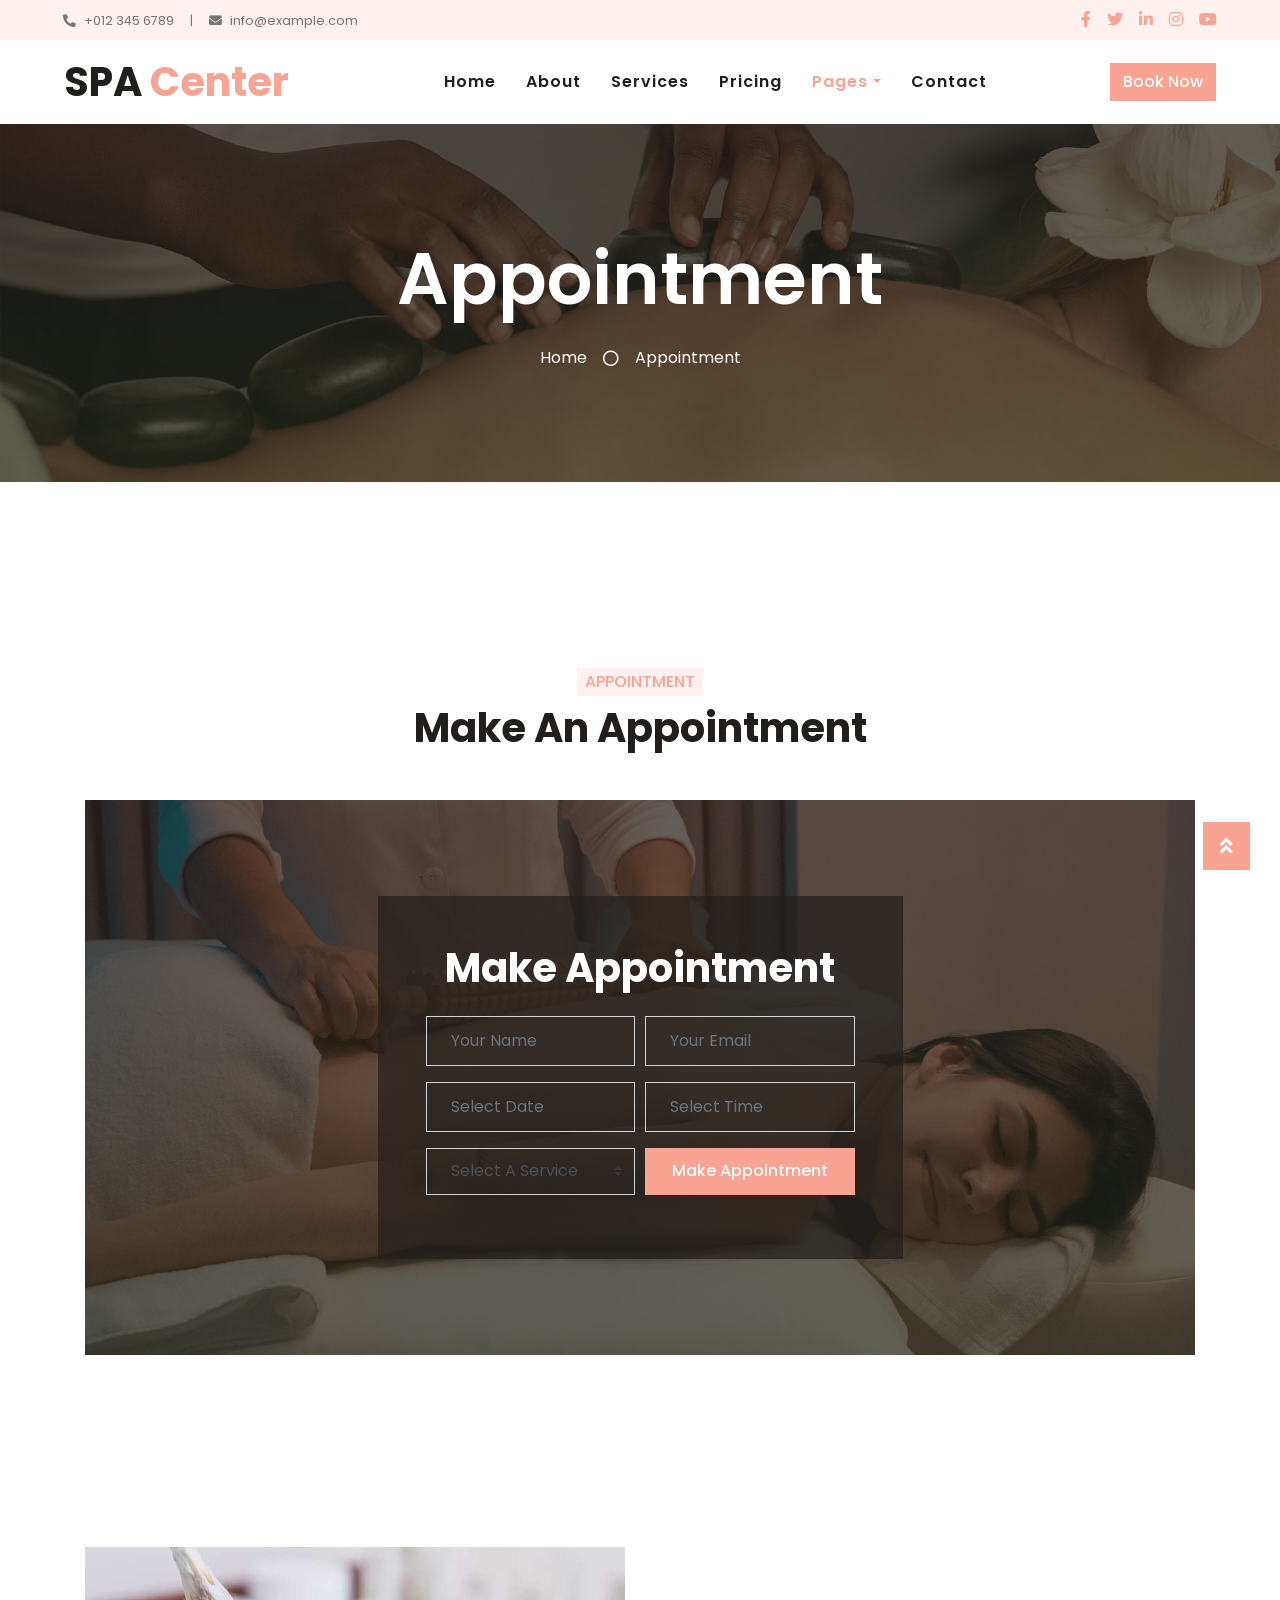
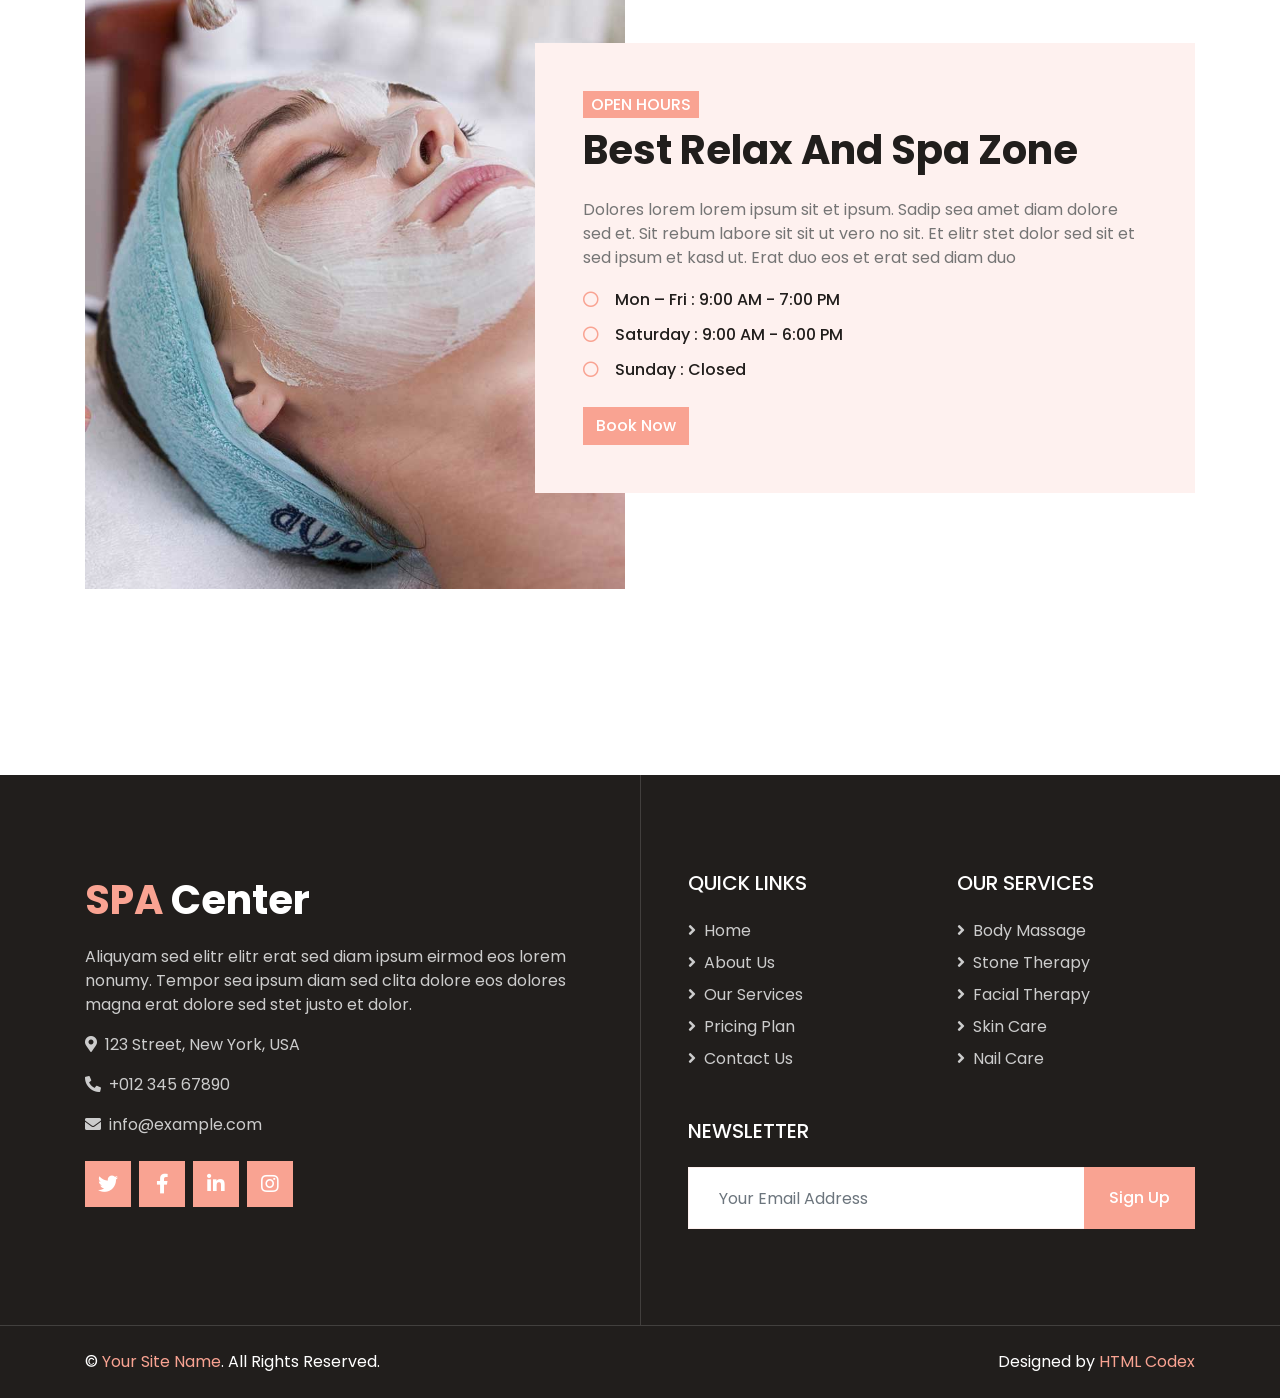
<file: spa-html-template/spa-html-template/appointment.html>
<!DOCTYPE html>
<html lang="en">

<head>
    <meta charset="utf-8">
    <title>SPA Center - Beauty & Spa HTML Template</title>
    <meta content="width=device-width, initial-scale=1.0" name="viewport">
    <meta content="Free HTML Templates" name="keywords">
    <meta content="Free HTML Templates" name="description">

    <!-- Favicon -->
    <link href="img/favicon.ico" rel="icon">

    <!-- Google Web Fonts -->
    <link rel="preconnect" href="https://fonts.gstatic.com">
    <link href="https://fonts.googleapis.com/css2?family=Poppins:wght@400;500;600;700&display=swap" rel="stylesheet">

    <!-- Font Awesome -->
    <link href="https://cdnjs.cloudflare.com/ajax/libs/font-awesome/5.10.0/css/all.min.css" rel="stylesheet">

    <!-- Libraries Stylesheet -->
    <link href="lib/animate/animate.min.css" rel="stylesheet">
    <link href="lib/owlcarousel/assets/owl.carousel.min.css" rel="stylesheet">
    <link href="lib/tempusdominus/css/tempusdominus-bootstrap-4.min.css" rel="stylesheet" />

    <!-- Customized Bootstrap Stylesheet -->
    <link href="css/style.css" rel="stylesheet">
</head>

<body>
    <!-- Topbar Start -->
    <div class="container-fluid bg-light d-none d-lg-block">
        <div class="row py-2 px-lg-5">
            <div class="col-lg-6 text-left mb-2 mb-lg-0">
                <div class="d-inline-flex align-items-center">
                    <small><i class="fa fa-phone-alt mr-2"></i>+012 345 6789</small>
                    <small class="px-3">|</small>
                    <small><i class="fa fa-envelope mr-2"></i>info@example.com</small>
                </div>
            </div>
            <div class="col-lg-6 text-right">
                <div class="d-inline-flex align-items-center">
                    <a class="text-primary px-2" href="">
                        <i class="fab fa-facebook-f"></i>
                    </a>
                    <a class="text-primary px-2" href="">
                        <i class="fab fa-twitter"></i>
                    </a>
                    <a class="text-primary px-2" href="">
                        <i class="fab fa-linkedin-in"></i>
                    </a>
                    <a class="text-primary px-2" href="">
                        <i class="fab fa-instagram"></i>
                    </a>
                    <a class="text-primary pl-2" href="">
                        <i class="fab fa-youtube"></i>
                    </a>
                </div>
            </div>
        </div>
    </div>
    <!-- Topbar End -->


    <!-- Navbar Start -->
    <div class="container-fluid p-0">
        <nav class="navbar navbar-expand-lg bg-white navbar-light py-3 py-lg-0 px-lg-5">
            <a href="index.html" class="navbar-brand ml-lg-3">
                <h1 class="m-0 text-primary"><span class="text-dark">SPA</span> Center</h1>
            </a>
            <button type="button" class="navbar-toggler" data-toggle="collapse" data-target="#navbarCollapse">
                <span class="navbar-toggler-icon"></span>
            </button>
            <div class="collapse navbar-collapse justify-content-between px-lg-3" id="navbarCollapse">
                <div class="navbar-nav m-auto py-0">
                    <a href="index.html" class="nav-item nav-link">Home</a>
                    <a href="about.html" class="nav-item nav-link">About</a>
                    <a href="service.html" class="nav-item nav-link">Services</a>
                    <a href="price.html" class="nav-item nav-link">Pricing</a>
                    <div class="nav-item dropdown">
                        <a href="#" class="nav-link dropdown-toggle active" data-toggle="dropdown">Pages</a>
                        <div class="dropdown-menu rounded-0 m-0">
                            <a href="appointment.html" class="dropdown-item active">Appointment</a>
                            <a href="opening.html" class="dropdown-item">Open Hours</a>
                            <a href="team.html" class="dropdown-item">Our Team</a>
                            <a href="testimonial.html" class="dropdown-item">Testimonial</a>
                        </div>
                    </div>
                    <a href="contact.html" class="nav-item nav-link">Contact</a>
                </div>
                <a href="" class="btn btn-primary d-none d-lg-block">Book Now</a>
            </div>
        </nav>
    </div>
    <!-- Navbar End -->


    <!-- Header Start -->
    <div class="jumbotron jumbotron-fluid bg-jumbotron" style="margin-bottom: 90px;">
        <div class="container text-center py-5">
            <h3 class="text-white display-3 mb-4">Appointment</h3>
            <div class="d-inline-flex align-items-center text-white">
                <p class="m-0"><a class="text-white" href="">Home</a></p>
                <i class="far fa-circle px-3"></i>
                <p class="m-0">Appointment</p>
            </div>
        </div>
    </div>
    <!-- Header End -->


    <!-- Appointment Start -->
    <div class="container-fluid py-5">
        <div class="container py-5">
            <div class="row mx-0 justify-content-center text-center">
                <div class="col-lg-6">
                    <h6 class="d-inline-block bg-light text-primary text-uppercase py-1 px-2">Appointment</h6>
                    <h1 class="mb-5">Make An Appointment</h1>
                </div>
            </div>
            <div class="row justify-content-center bg-appointment mx-0">
                <div class="col-lg-6 py-5">
                    <div class="p-5 my-5" style="background: rgba(33, 30, 28, 0.7);">
                        <h1 class="text-white text-center mb-4">Make Appointment</h1>
                        <form>
                            <div class="form-row">
                                <div class="col-sm-6">
                                    <div class="form-group">
                                        <input type="text" class="form-control bg-transparent p-4" placeholder="Your Name" required="required" />
                                    </div>
                                </div>
                                <div class="col-sm-6">
                                    <div class="form-group">
                                        <input type="email" class="form-control bg-transparent p-4" placeholder="Your Email" required="required" />
                                    </div>
                                </div>
                            </div>
                            <div class="form-row">
                                <div class="col-sm-6">
                                    <div class="form-group">
                                        <div class="date" id="date" data-target-input="nearest">
                                            <input type="text" class="form-control bg-transparent p-4 datetimepicker-input" placeholder="Select Date" data-target="#date" data-toggle="datetimepicker"/>
                                        </div>
                                    </div>
                                </div>
                                <div class="col-sm-6">
                                    <div class="form-group">
                                        <div class="time" id="time" data-target-input="nearest">
                                            <input type="text" class="form-control bg-transparent p-4 datetimepicker-input" placeholder="Select Time" data-target="#time" data-toggle="datetimepicker"/>
                                        </div>
                                    </div>
                                </div>
                            </div>
                            <div class="form-row">
                                <div class="col-sm-6">
                                    <div class="form-group">
                                        <select class="custom-select bg-transparent px-4" style="height: 47px;">
                                            <option selected>Select A Service</option>
                                            <option value="1">Service 1</option>
                                            <option value="2">Service 1</option>
                                            <option value="3">Service 1</option>
                                        </select>
                                    </div>
                                </div>
                                <div class="col-sm-6">
                                    <button class="btn btn-primary btn-block" type="submit" style="height: 47px;">Make Appointment</button>
                                </div>
                            </div>
                        </form>
                    </div>
                </div>
            </div>
        </div>
    </div>
    <!-- Appointment End -->


    <!-- Open Hours Start -->
    <div class="container-fluid py-5">
        <div class="container py-5">
            <div class="row">
                <div class="col-lg-6" style="min-height: 500px;">
                    <div class="position-relative h-100">
                        <img class="position-absolute w-100 h-100" src="img/opening.jpg" style="object-fit: cover;">
                    </div>
                </div>
                <div class="col-lg-6 pt-5 pb-lg-5">
                    <div class="hours-text bg-light p-4 p-lg-5 my-lg-5">
                        <h6 class="d-inline-block text-white text-uppercase bg-primary py-1 px-2">Open Hours</h6>
                        <h1 class="mb-4">Best Relax And Spa Zone</h1>
                        <p>Dolores lorem lorem ipsum sit et ipsum. Sadip sea amet diam dolore sed et. Sit rebum labore sit sit ut vero no sit. Et elitr stet dolor sed sit et sed ipsum et kasd ut. Erat duo eos et erat sed diam duo</p>
                        <ul class="list-inline">
                            <li class="h6 py-1"><i class="far fa-circle text-primary mr-3"></i>Mon – Fri : 9:00 AM - 7:00 PM</li>
                            <li class="h6 py-1"><i class="far fa-circle text-primary mr-3"></i>Saturday : 9:00 AM - 6:00 PM</li>
                            <li class="h6 py-1"><i class="far fa-circle text-primary mr-3"></i>Sunday : Closed</li>
                        </ul>
                        <a href="" class="btn btn-primary mt-2">Book Now</a>
                    </div>
                </div>
            </div>
        </div>
    </div>
    <!-- Open Hours End -->


    <!-- Footer Start -->
    <div class="footer container-fluid position-relative bg-dark py-5" style="margin-top: 90px;">
        <div class="container pt-5">
            <div class="row">
                <div class="col-lg-6 pr-lg-5 mb-5">
                    <a href="index.html" class="navbar-brand">
                        <h1 class="mb-3 text-white"><span class="text-primary">SPA</span> Center</h1>
                    </a>
                    <p>Aliquyam sed elitr elitr erat sed diam ipsum eirmod eos lorem nonumy. Tempor sea ipsum diam  sed clita dolore eos dolores magna erat dolore sed stet justo et dolor.</p>
                    <p><i class="fa fa-map-marker-alt mr-2"></i>123 Street, New York, USA</p>
                    <p><i class="fa fa-phone-alt mr-2"></i>+012 345 67890</p>
                    <p><i class="fa fa-envelope mr-2"></i>info@example.com</p>
                    <div class="d-flex justify-content-start mt-4">
                        <a class="btn btn-lg btn-primary btn-lg-square mr-2" href="#"><i class="fab fa-twitter"></i></a>
                        <a class="btn btn-lg btn-primary btn-lg-square mr-2" href="#"><i class="fab fa-facebook-f"></i></a>
                        <a class="btn btn-lg btn-primary btn-lg-square mr-2" href="#"><i class="fab fa-linkedin-in"></i></a>
                        <a class="btn btn-lg btn-primary btn-lg-square" href="#"><i class="fab fa-instagram"></i></a>
                    </div>
                </div>
                <div class="col-lg-6 pl-lg-5">
                    <div class="row">
                        <div class="col-sm-6 mb-5">
                            <h5 class="text-white text-uppercase mb-4">Quick Links</h5>
                            <div class="d-flex flex-column justify-content-start">
                                <a class="text-white-50 mb-2" href="#"><i class="fa fa-angle-right mr-2"></i>Home</a>
                                <a class="text-white-50 mb-2" href="#"><i class="fa fa-angle-right mr-2"></i>About Us</a>
                                <a class="text-white-50 mb-2" href="#"><i class="fa fa-angle-right mr-2"></i>Our Services</a>
                                <a class="text-white-50 mb-2" href="#"><i class="fa fa-angle-right mr-2"></i>Pricing Plan</a>
                                <a class="text-white-50" href="#"><i class="fa fa-angle-right mr-2"></i>Contact Us</a>
                            </div>
                        </div>
                        <div class="col-sm-6 mb-5">
                            <h5 class="text-white text-uppercase mb-4">Our Services</h5>
                            <div class="d-flex flex-column justify-content-start">
                                <a class="text-white-50 mb-2" href="#"><i class="fa fa-angle-right mr-2"></i>Body Massage</a>
                                <a class="text-white-50 mb-2" href="#"><i class="fa fa-angle-right mr-2"></i>Stone Therapy</a>
                                <a class="text-white-50 mb-2" href="#"><i class="fa fa-angle-right mr-2"></i>Facial Therapy</a>
                                <a class="text-white-50 mb-2" href="#"><i class="fa fa-angle-right mr-2"></i>Skin Care</a>
                                <a class="text-white-50" href="#"><i class="fa fa-angle-right mr-2"></i>Nail Care</a>
                            </div>
                        </div>
                        <div class="col-sm-12 mb-5">
                            <h5 class="text-white text-uppercase mb-4">Newsletter</h5>
                            <div class="w-100">
                                <div class="input-group">
                                    <input type="text" class="form-control border-light" style="padding: 30px;" placeholder="Your Email Address">
                                    <div class="input-group-append">
                                        <button class="btn btn-primary px-4">Sign Up</button>
                                    </div>
                                </div>
                            </div>
                        </div>
                    </div>
                </div>
            </div>
        </div>
    </div>
    <div class="container-fluid bg-dark text-light border-top py-4" style="border-color: rgba(256, 256, 256, .15) !important;">
        <div class="container">
            <div class="row">
                <div class="col-md-6 text-center text-md-left mb-3 mb-md-0">
                    <p class="m-0 text-white">&copy; <a href="#">Your Site Name</a>. All Rights Reserved.</p>
                </div>
                <div class="col-md-6 text-center text-md-right">
                    <p class="m-0 text-white">Designed by <a href="https://htmlcodex.com">HTML Codex</a></p>
                </div>
            </div>
        </div>
    </div>
    <!-- Footer End -->


    <!-- Back to Top -->
    <a href="#" class="btn btn-lg btn-primary back-to-top"><i class="fa fa-angle-double-up"></i></a>


    <!-- JavaScript Libraries -->
    <script src="https://code.jquery.com/jquery-3.4.1.min.js"></script>
    <script src="https://stackpath.bootstrapcdn.com/bootstrap/4.4.1/js/bootstrap.bundle.min.js"></script>
    <script src="lib/easing/easing.min.js"></script>
    <script src="lib/waypoints/waypoints.min.js"></script>
    <script src="lib/counterup/counterup.min.js"></script>
    <script src="lib/owlcarousel/owl.carousel.min.js"></script>
    <script src="lib/tempusdominus/js/moment.min.js"></script>
    <script src="lib/tempusdominus/js/moment-timezone.min.js"></script>
    <script src="lib/tempusdominus/js/tempusdominus-bootstrap-4.min.js"></script>

    <!-- Contact Javascript File -->
    <script src="mail/jqBootstrapValidation.min.js"></script>
    <script src="mail/contact.js"></script>

    <!-- Template Javascript -->
    <script src="js/main.js"></script>
</body>

</html>
</file>
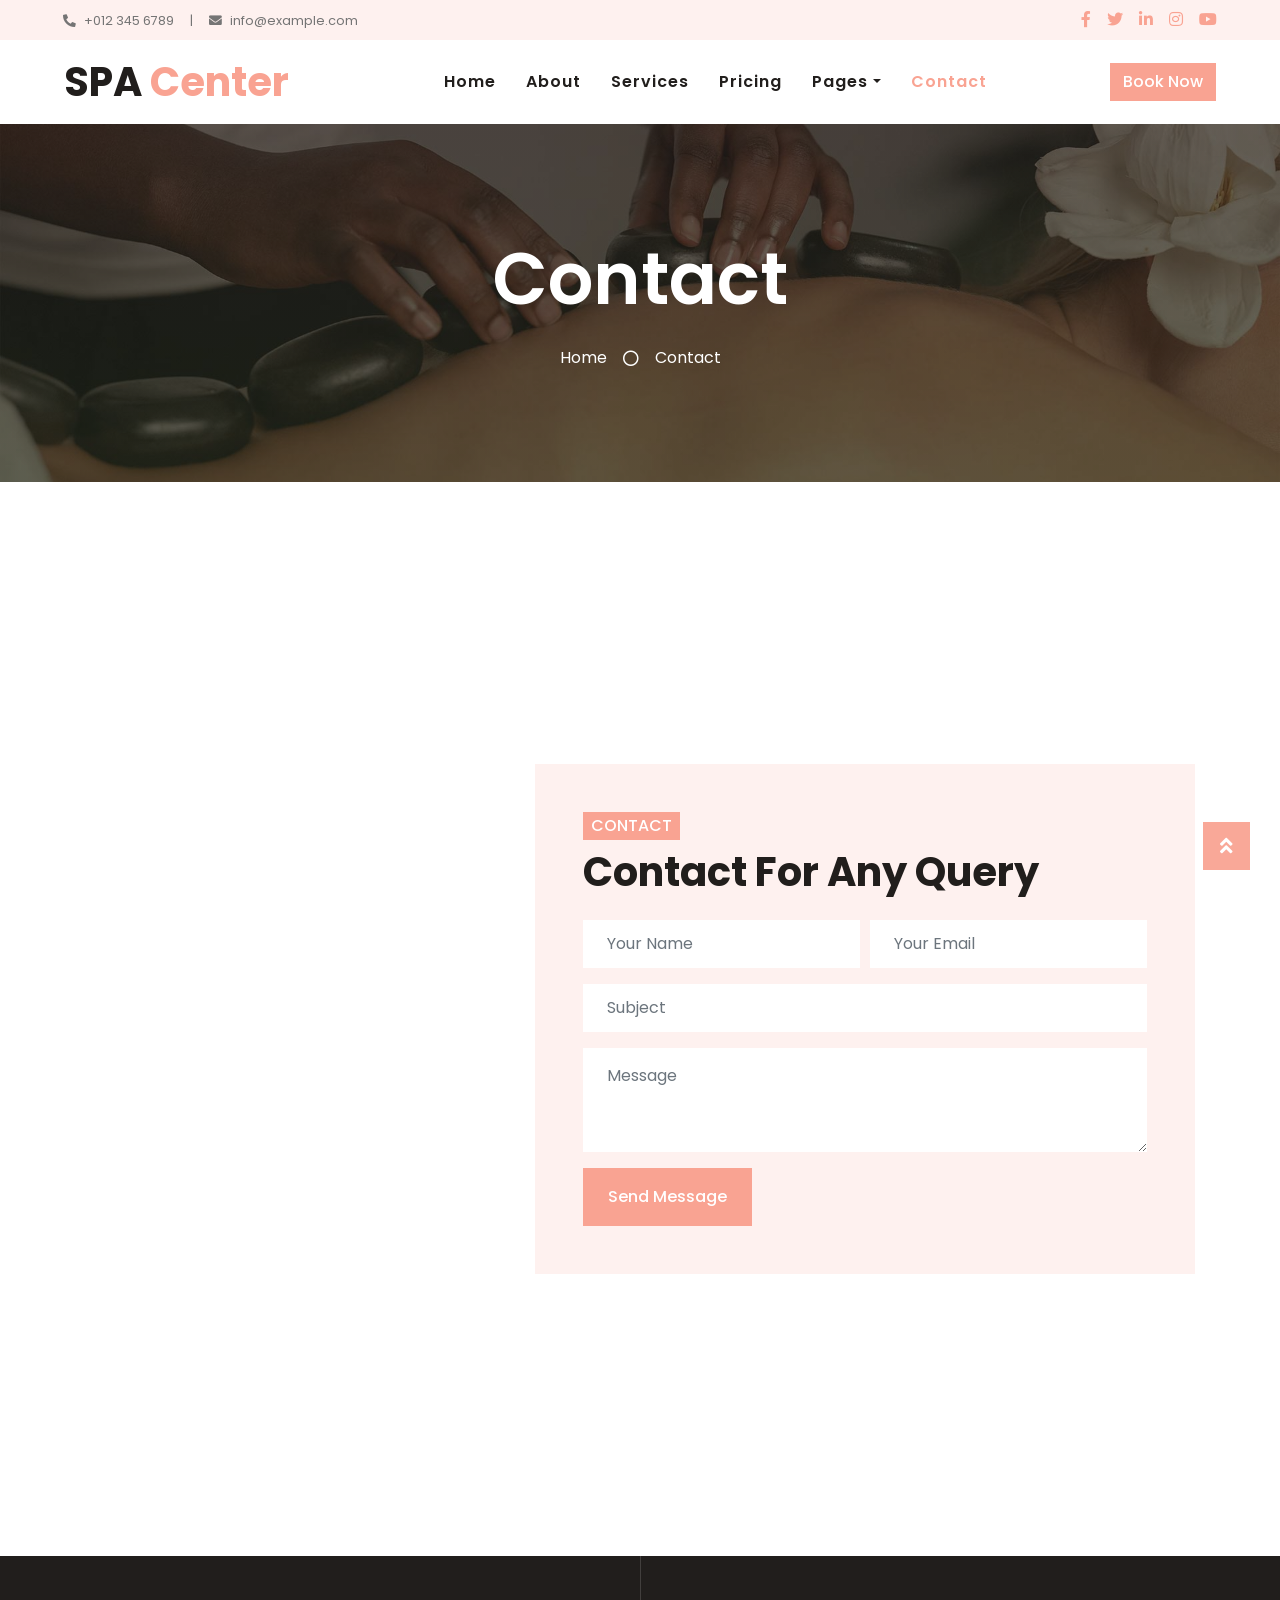
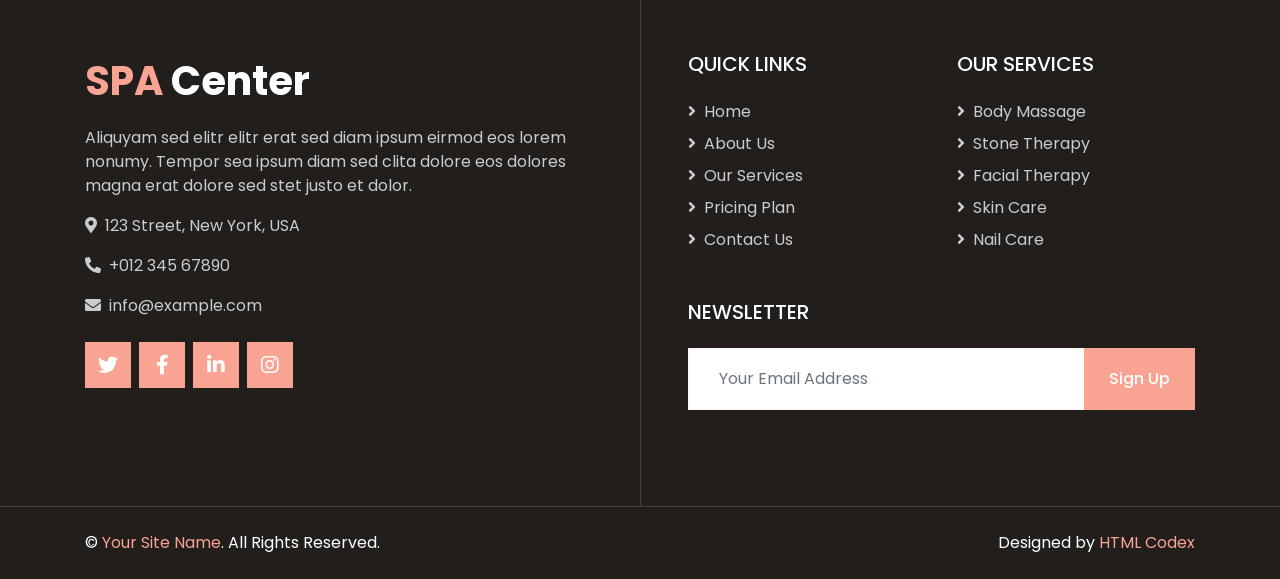
<file: spa-html-template/spa-html-template/contact.html>
<!DOCTYPE html>
<html lang="en">

<head>
    <meta charset="utf-8">
    <title>SPA Center - Beauty & Spa HTML Template</title>
    <meta content="width=device-width, initial-scale=1.0" name="viewport">
    <meta content="Free HTML Templates" name="keywords">
    <meta content="Free HTML Templates" name="description">

    <!-- Favicon -->
    <link href="img/favicon.ico" rel="icon">

    <!-- Google Web Fonts -->
    <link rel="preconnect" href="https://fonts.gstatic.com">
    <link href="https://fonts.googleapis.com/css2?family=Poppins:wght@400;500;600;700&display=swap" rel="stylesheet">

    <!-- Font Awesome -->
    <link href="https://cdnjs.cloudflare.com/ajax/libs/font-awesome/5.10.0/css/all.min.css" rel="stylesheet">

    <!-- Libraries Stylesheet -->
    <link href="lib/animate/animate.min.css" rel="stylesheet">
    <link href="lib/owlcarousel/assets/owl.carousel.min.css" rel="stylesheet">
    <link href="lib/tempusdominus/css/tempusdominus-bootstrap-4.min.css" rel="stylesheet" />

    <!-- Customized Bootstrap Stylesheet -->
    <link href="css/style.css" rel="stylesheet">
</head>

<body>
    <!-- Topbar Start -->
    <div class="container-fluid bg-light d-none d-lg-block">
        <div class="row py-2 px-lg-5">
            <div class="col-lg-6 text-left mb-2 mb-lg-0">
                <div class="d-inline-flex align-items-center">
                    <small><i class="fa fa-phone-alt mr-2"></i>+012 345 6789</small>
                    <small class="px-3">|</small>
                    <small><i class="fa fa-envelope mr-2"></i>info@example.com</small>
                </div>
            </div>
            <div class="col-lg-6 text-right">
                <div class="d-inline-flex align-items-center">
                    <a class="text-primary px-2" href="">
                        <i class="fab fa-facebook-f"></i>
                    </a>
                    <a class="text-primary px-2" href="">
                        <i class="fab fa-twitter"></i>
                    </a>
                    <a class="text-primary px-2" href="">
                        <i class="fab fa-linkedin-in"></i>
                    </a>
                    <a class="text-primary px-2" href="">
                        <i class="fab fa-instagram"></i>
                    </a>
                    <a class="text-primary pl-2" href="">
                        <i class="fab fa-youtube"></i>
                    </a>
                </div>
            </div>
        </div>
    </div>
    <!-- Topbar End -->


    <!-- Navbar Start -->
    <div class="container-fluid p-0">
        <nav class="navbar navbar-expand-lg bg-white navbar-light py-3 py-lg-0 px-lg-5">
            <a href="index.html" class="navbar-brand ml-lg-3">
                <h1 class="m-0 text-primary"><span class="text-dark">SPA</span> Center</h1>
            </a>
            <button type="button" class="navbar-toggler" data-toggle="collapse" data-target="#navbarCollapse">
                <span class="navbar-toggler-icon"></span>
            </button>
            <div class="collapse navbar-collapse justify-content-between px-lg-3" id="navbarCollapse">
                <div class="navbar-nav m-auto py-0">
                    <a href="index.html" class="nav-item nav-link">Home</a>
                    <a href="about.html" class="nav-item nav-link">About</a>
                    <a href="service.html" class="nav-item nav-link">Services</a>
                    <a href="price.html" class="nav-item nav-link">Pricing</a>
                    <div class="nav-item dropdown">
                        <a href="#" class="nav-link dropdown-toggle" data-toggle="dropdown">Pages</a>
                        <div class="dropdown-menu rounded-0 m-0">
                            <a href="appointment.html" class="dropdown-item">Appointment</a>
                            <a href="opening.html" class="dropdown-item">Open Hours</a>
                            <a href="team.html" class="dropdown-item">Our Team</a>
                            <a href="testimonial.html" class="dropdown-item">Testimonial</a>
                        </div>
                    </div>
                    <a href="contact.html" class="nav-item nav-link active">Contact</a>
                </div>
                <a href="" class="btn btn-primary d-none d-lg-block">Book Now</a>
            </div>
        </nav>
    </div>
    <!-- Navbar End -->


    <!-- Header Start -->
    <div class="jumbotron jumbotron-fluid bg-jumbotron" style="margin-bottom: 90px;">
        <div class="container text-center py-5">
            <h3 class="text-white display-3 mb-4">Contact</h3>
            <div class="d-inline-flex align-items-center text-white">
                <p class="m-0"><a class="text-white" href="">Home</a></p>
                <i class="far fa-circle px-3"></i>
                <p class="m-0">Contact</p>
            </div>
        </div>
    </div>
    <!-- Header End -->


    <!-- Contact Start -->
    <div class="container-fluid py-5">
        <div class="container py-5">
            <div class="row">
                <div class="col-lg-6" style="min-height: 500px;">
                    <div class="position-relative h-100">
                        <iframe class="position-absolute w-100 h-100" src="https://www.google.com/maps/embed?pb=!1m18!1m12!1m3!1d3001156.4288297426!2d-78.01371936852176!3d42.72876761954724!2m3!1f0!2f0!3f0!3m2!1i1024!2i768!4f13.1!3m3!1m2!1s0x4ccc4bf0f123a5a9%3A0xddcfc6c1de189567!2sNew%20York%2C%20USA!5e0!3m2!1sen!2sbd!4v1603794290143!5m2!1sen!2sbd" frameborder="0" style="border:0;" allowfullscreen="" aria-hidden="false" tabindex="0"></iframe>
                    </div>
                </div>
                <div class="col-lg-6 pt-5 pb-lg-5">
                    <div class="contact-form bg-light p-4 p-lg-5 my-lg-5">
                        <h6 class="d-inline-block text-white text-uppercase bg-primary py-1 px-2">Contact</h6>
                        <h1 class="mb-4">Contact For Any Query</h1>
                        <div id="success"></div>
                        <form name="sentMessage" id="contactForm" novalidate="novalidate">
                            <div class="form-row">
                                <div class="col-sm-6 control-group">
                                    <input type="text" class="form-control border-0 p-4" id="name" placeholder="Your Name"
                                        required="required" data-validation-required-message="Please enter your name" />
                                    <p class="help-block text-danger"></p>
                                </div>
                                <div class="col-sm-6 control-group">
                                    <input type="email" class="form-control border-0 p-4" id="email" placeholder="Your Email"
                                        required="required" data-validation-required-message="Please enter your email" />
                                    <p class="help-block text-danger"></p>
                                </div>
                            </div>
                            <div class="control-group">
                                <input type="text" class="form-control border-0 p-4" id="subject" placeholder="Subject"
                                    required="required" data-validation-required-message="Please enter a subject" />
                                <p class="help-block text-danger"></p>
                            </div>
                            <div class="control-group">
                                <textarea class="form-control border-0 py-3 px-4" rows="3" id="message" placeholder="Message"
                                    required="required"
                                    data-validation-required-message="Please enter your message"></textarea>
                                <p class="help-block text-danger"></p>
                            </div>
                            <div>
                                <button class="btn btn-primary py-3 px-4" type="submit" id="sendMessageButton">Send
                                    Message</button>
                            </div>
                        </form>
                    </div>
                </div>
            </div>
        </div>
    </div>
    <!-- Contact End -->


    <!-- Footer Start -->
    <div class="footer container-fluid position-relative bg-dark py-5" style="margin-top: 90px;">
        <div class="container pt-5">
            <div class="row">
                <div class="col-lg-6 pr-lg-5 mb-5">
                    <a href="index.html" class="navbar-brand">
                        <h1 class="mb-3 text-white"><span class="text-primary">SPA</span> Center</h1>
                    </a>
                    <p>Aliquyam sed elitr elitr erat sed diam ipsum eirmod eos lorem nonumy. Tempor sea ipsum diam  sed clita dolore eos dolores magna erat dolore sed stet justo et dolor.</p>
                    <p><i class="fa fa-map-marker-alt mr-2"></i>123 Street, New York, USA</p>
                    <p><i class="fa fa-phone-alt mr-2"></i>+012 345 67890</p>
                    <p><i class="fa fa-envelope mr-2"></i>info@example.com</p>
                    <div class="d-flex justify-content-start mt-4">
                        <a class="btn btn-lg btn-primary btn-lg-square mr-2" href="#"><i class="fab fa-twitter"></i></a>
                        <a class="btn btn-lg btn-primary btn-lg-square mr-2" href="#"><i class="fab fa-facebook-f"></i></a>
                        <a class="btn btn-lg btn-primary btn-lg-square mr-2" href="#"><i class="fab fa-linkedin-in"></i></a>
                        <a class="btn btn-lg btn-primary btn-lg-square" href="#"><i class="fab fa-instagram"></i></a>
                    </div>
                </div>
                <div class="col-lg-6 pl-lg-5">
                    <div class="row">
                        <div class="col-sm-6 mb-5">
                            <h5 class="text-white text-uppercase mb-4">Quick Links</h5>
                            <div class="d-flex flex-column justify-content-start">
                                <a class="text-white-50 mb-2" href="#"><i class="fa fa-angle-right mr-2"></i>Home</a>
                                <a class="text-white-50 mb-2" href="#"><i class="fa fa-angle-right mr-2"></i>About Us</a>
                                <a class="text-white-50 mb-2" href="#"><i class="fa fa-angle-right mr-2"></i>Our Services</a>
                                <a class="text-white-50 mb-2" href="#"><i class="fa fa-angle-right mr-2"></i>Pricing Plan</a>
                                <a class="text-white-50" href="#"><i class="fa fa-angle-right mr-2"></i>Contact Us</a>
                            </div>
                        </div>
                        <div class="col-sm-6 mb-5">
                            <h5 class="text-white text-uppercase mb-4">Our Services</h5>
                            <div class="d-flex flex-column justify-content-start">
                                <a class="text-white-50 mb-2" href="#"><i class="fa fa-angle-right mr-2"></i>Body Massage</a>
                                <a class="text-white-50 mb-2" href="#"><i class="fa fa-angle-right mr-2"></i>Stone Therapy</a>
                                <a class="text-white-50 mb-2" href="#"><i class="fa fa-angle-right mr-2"></i>Facial Therapy</a>
                                <a class="text-white-50 mb-2" href="#"><i class="fa fa-angle-right mr-2"></i>Skin Care</a>
                                <a class="text-white-50" href="#"><i class="fa fa-angle-right mr-2"></i>Nail Care</a>
                            </div>
                        </div>
                        <div class="col-sm-12 mb-5">
                            <h5 class="text-white text-uppercase mb-4">Newsletter</h5>
                            <div class="w-100">
                                <div class="input-group">
                                    <input type="text" class="form-control border-light" style="padding: 30px;" placeholder="Your Email Address">
                                    <div class="input-group-append">
                                        <button class="btn btn-primary px-4">Sign Up</button>
                                    </div>
                                </div>
                            </div>
                        </div>
                    </div>
                </div>
            </div>
        </div>
    </div>
    <div class="container-fluid bg-dark text-light border-top py-4" style="border-color: rgba(256, 256, 256, .15) !important;">
        <div class="container">
            <div class="row">
                <div class="col-md-6 text-center text-md-left mb-3 mb-md-0">
                    <p class="m-0 text-white">&copy; <a href="#">Your Site Name</a>. All Rights Reserved.</p>
                </div>
                <div class="col-md-6 text-center text-md-right">
                    <p class="m-0 text-white">Designed by <a href="https://htmlcodex.com">HTML Codex</a></p>
                </div>
            </div>
        </div>
    </div>
    <!-- Footer End -->


    <!-- Back to Top -->
    <a href="#" class="btn btn-lg btn-primary back-to-top"><i class="fa fa-angle-double-up"></i></a>


    <!-- JavaScript Libraries -->
    <script src="https://code.jquery.com/jquery-3.4.1.min.js"></script>
    <script src="https://stackpath.bootstrapcdn.com/bootstrap/4.4.1/js/bootstrap.bundle.min.js"></script>
    <script src="lib/easing/easing.min.js"></script>
    <script src="lib/waypoints/waypoints.min.js"></script>
    <script src="lib/counterup/counterup.min.js"></script>
    <script src="lib/owlcarousel/owl.carousel.min.js"></script>
    <script src="lib/tempusdominus/js/moment.min.js"></script>
    <script src="lib/tempusdominus/js/moment-timezone.min.js"></script>
    <script src="lib/tempusdominus/js/tempusdominus-bootstrap-4.min.js"></script>

    <!-- Contact Javascript File -->
    <script src="mail/jqBootstrapValidation.min.js"></script>
    <script src="mail/contact.js"></script>

    <!-- Template Javascript -->
    <script src="js/main.js"></script>
</body>

</html>
</file>
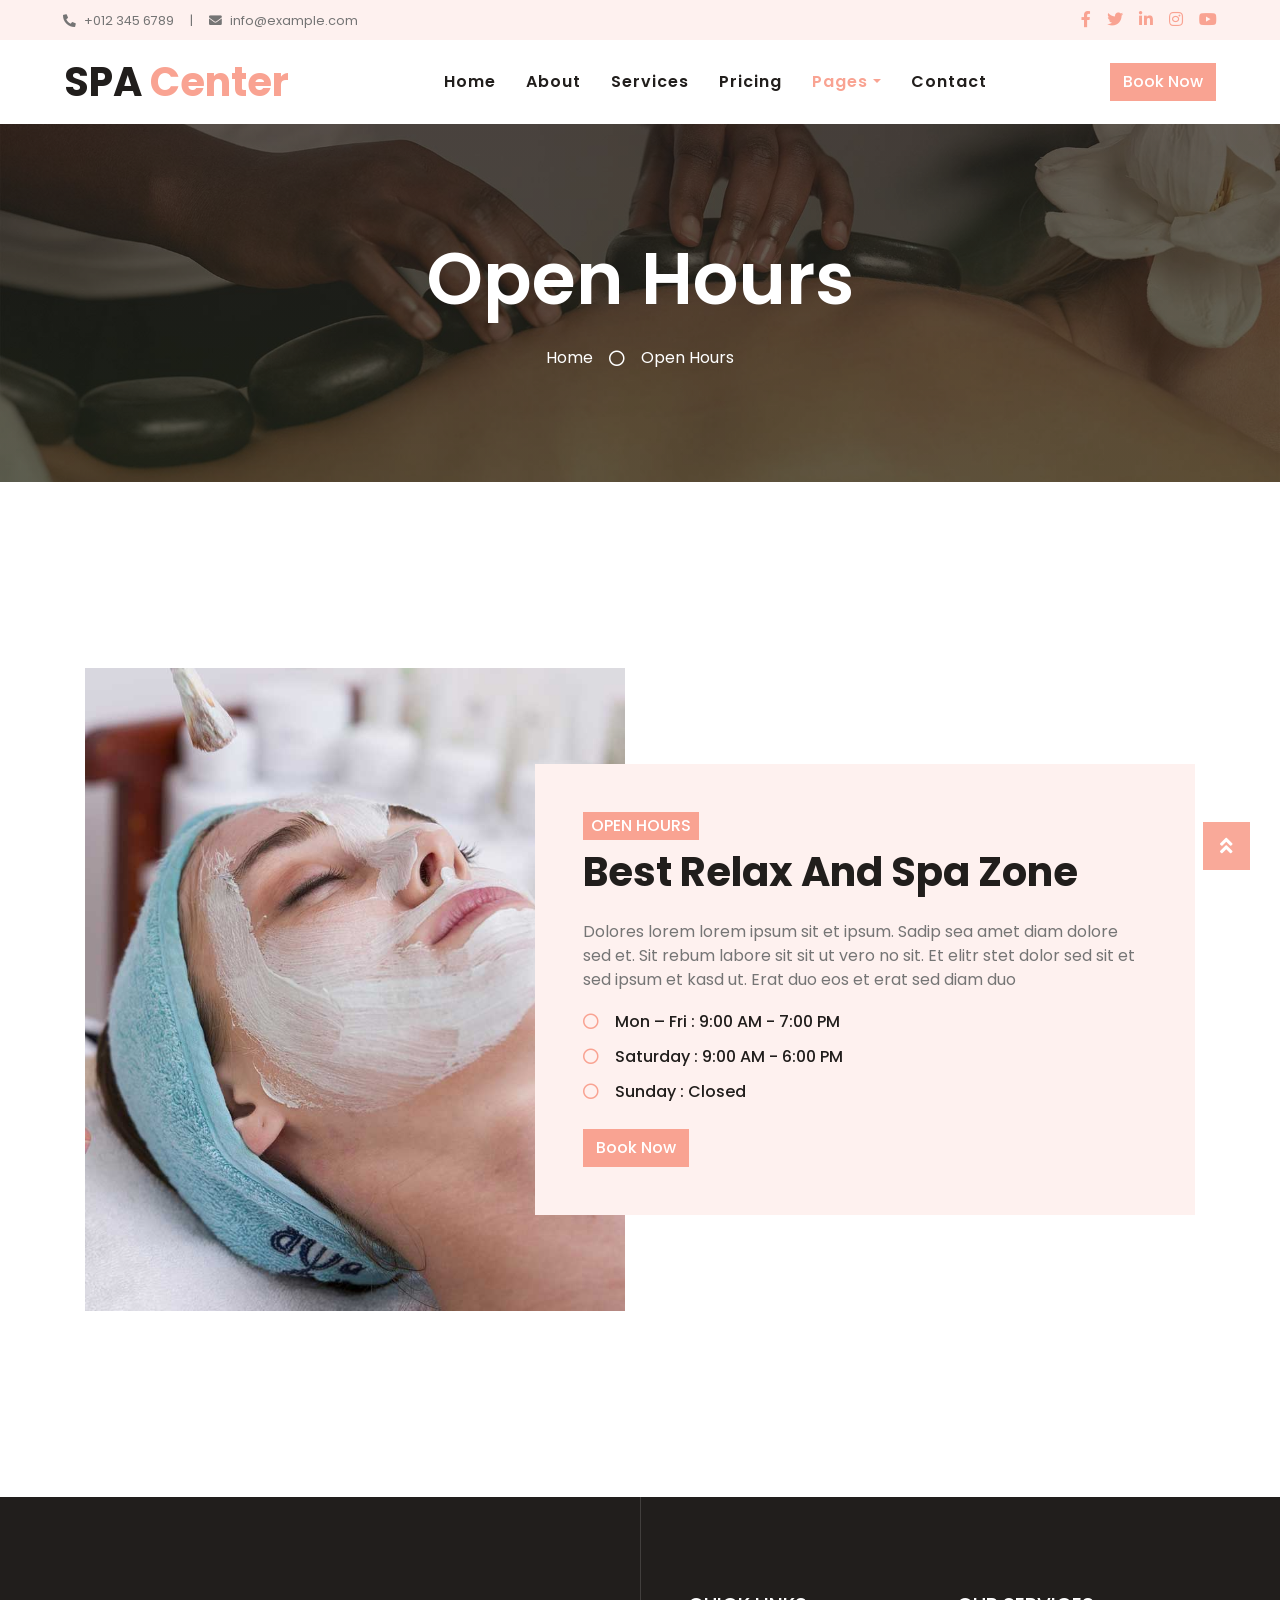
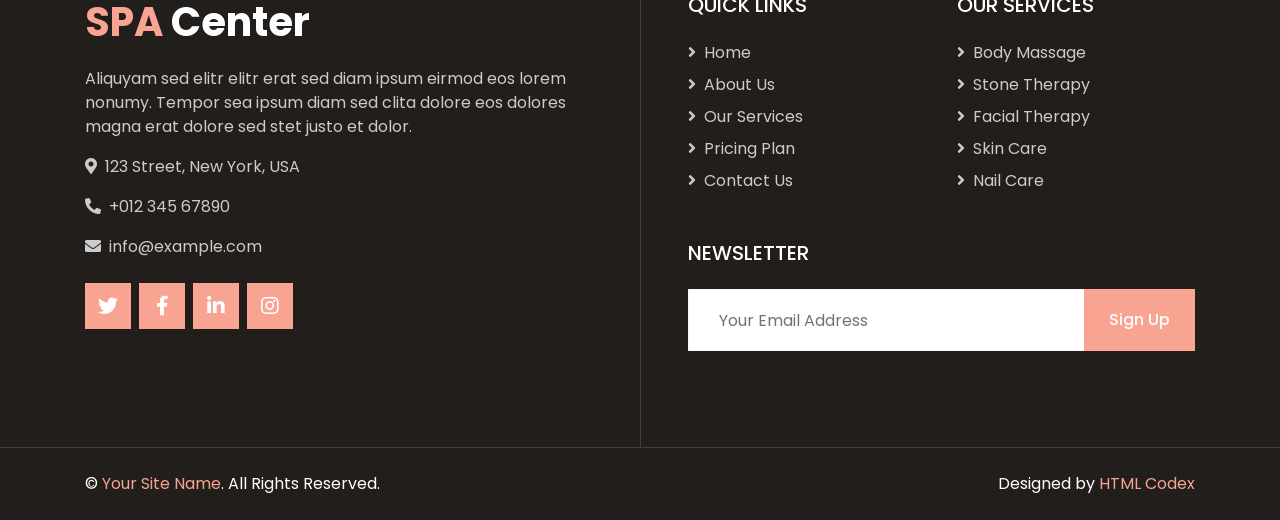
<file: spa-html-template/spa-html-template/opening.html>
<!DOCTYPE html>
<html lang="en">

<head>
    <meta charset="utf-8">
    <title>SPA Center - Beauty & Spa HTML Template</title>
    <meta content="width=device-width, initial-scale=1.0" name="viewport">
    <meta content="Free HTML Templates" name="keywords">
    <meta content="Free HTML Templates" name="description">

    <!-- Favicon -->
    <link href="img/favicon.ico" rel="icon">

    <!-- Google Web Fonts -->
    <link rel="preconnect" href="https://fonts.gstatic.com">
    <link href="https://fonts.googleapis.com/css2?family=Poppins:wght@400;500;600;700&display=swap" rel="stylesheet">

    <!-- Font Awesome -->
    <link href="https://cdnjs.cloudflare.com/ajax/libs/font-awesome/5.10.0/css/all.min.css" rel="stylesheet">

    <!-- Libraries Stylesheet -->
    <link href="lib/animate/animate.min.css" rel="stylesheet">
    <link href="lib/owlcarousel/assets/owl.carousel.min.css" rel="stylesheet">
    <link href="lib/tempusdominus/css/tempusdominus-bootstrap-4.min.css" rel="stylesheet" />

    <!-- Customized Bootstrap Stylesheet -->
    <link href="css/style.css" rel="stylesheet">
</head>

<body>
    <!-- Topbar Start -->
    <div class="container-fluid bg-light d-none d-lg-block">
        <div class="row py-2 px-lg-5">
            <div class="col-lg-6 text-left mb-2 mb-lg-0">
                <div class="d-inline-flex align-items-center">
                    <small><i class="fa fa-phone-alt mr-2"></i>+012 345 6789</small>
                    <small class="px-3">|</small>
                    <small><i class="fa fa-envelope mr-2"></i>info@example.com</small>
                </div>
            </div>
            <div class="col-lg-6 text-right">
                <div class="d-inline-flex align-items-center">
                    <a class="text-primary px-2" href="">
                        <i class="fab fa-facebook-f"></i>
                    </a>
                    <a class="text-primary px-2" href="">
                        <i class="fab fa-twitter"></i>
                    </a>
                    <a class="text-primary px-2" href="">
                        <i class="fab fa-linkedin-in"></i>
                    </a>
                    <a class="text-primary px-2" href="">
                        <i class="fab fa-instagram"></i>
                    </a>
                    <a class="text-primary pl-2" href="">
                        <i class="fab fa-youtube"></i>
                    </a>
                </div>
            </div>
        </div>
    </div>
    <!-- Topbar End -->


    <!-- Navbar Start -->
    <div class="container-fluid p-0">
        <nav class="navbar navbar-expand-lg bg-white navbar-light py-3 py-lg-0 px-lg-5">
            <a href="index.html" class="navbar-brand ml-lg-3">
                <h1 class="m-0 text-primary"><span class="text-dark">SPA</span> Center</h1>
            </a>
            <button type="button" class="navbar-toggler" data-toggle="collapse" data-target="#navbarCollapse">
                <span class="navbar-toggler-icon"></span>
            </button>
            <div class="collapse navbar-collapse justify-content-between px-lg-3" id="navbarCollapse">
                <div class="navbar-nav m-auto py-0">
                    <a href="index.html" class="nav-item nav-link">Home</a>
                    <a href="about.html" class="nav-item nav-link">About</a>
                    <a href="service.html" class="nav-item nav-link">Services</a>
                    <a href="price.html" class="nav-item nav-link">Pricing</a>
                    <div class="nav-item dropdown">
                        <a href="#" class="nav-link dropdown-toggle active" data-toggle="dropdown">Pages</a>
                        <div class="dropdown-menu rounded-0 m-0">
                            <a href="appointment.html" class="dropdown-item">Appointment</a>
                            <a href="opening.html" class="dropdown-item active">Open Hours</a>
                            <a href="team.html" class="dropdown-item">Our Team</a>
                            <a href="testimonial.html" class="dropdown-item">Testimonial</a>
                        </div>
                    </div>
                    <a href="contact.html" class="nav-item nav-link">Contact</a>
                </div>
                <a href="" class="btn btn-primary d-none d-lg-block">Book Now</a>
            </div>
        </nav>
    </div>
    <!-- Navbar End -->


    <!-- Header Start -->
    <div class="jumbotron jumbotron-fluid bg-jumbotron" style="margin-bottom: 90px;">
        <div class="container text-center py-5">
            <h3 class="text-white display-3 mb-4">Open Hours</h1>
            <div class="d-inline-flex align-items-center text-white">
                <p class="m-0"><a class="text-white" href="">Home</a></p>
                <i class="far fa-circle px-3"></i>
                <p class="m-0">Open Hours</p>
            </div>
        </div>
    </div>
    <!-- Header End -->


    <!-- Open Hours Start -->
    <div class="container-fluid py-5">
        <div class="container py-5">
            <div class="row">
                <div class="col-lg-6" style="min-height: 500px;">
                    <div class="position-relative h-100">
                        <img class="position-absolute w-100 h-100" src="img/opening.jpg" style="object-fit: cover;">
                    </div>
                </div>
                <div class="col-lg-6 pt-5 pb-lg-5">
                    <div class="hours-text bg-light p-4 p-lg-5 my-lg-5">
                        <h6 class="d-inline-block text-white text-uppercase bg-primary py-1 px-2">Open Hours</h6>
                        <h1 class="mb-4">Best Relax And Spa Zone</h1>
                        <p>Dolores lorem lorem ipsum sit et ipsum. Sadip sea amet diam dolore sed et. Sit rebum labore sit sit ut vero no sit. Et elitr stet dolor sed sit et sed ipsum et kasd ut. Erat duo eos et erat sed diam duo</p>
                        <ul class="list-inline">
                            <li class="h6 py-1"><i class="far fa-circle text-primary mr-3"></i>Mon – Fri : 9:00 AM - 7:00 PM</li>
                            <li class="h6 py-1"><i class="far fa-circle text-primary mr-3"></i>Saturday : 9:00 AM - 6:00 PM</li>
                            <li class="h6 py-1"><i class="far fa-circle text-primary mr-3"></i>Sunday : Closed</li>
                        </ul>
                        <a href="" class="btn btn-primary mt-2">Book Now</a>
                    </div>
                </div>
            </div>
        </div>
    </div>
    <!-- Open Hours End -->


    <!-- Footer Start -->
    <div class="footer container-fluid position-relative bg-dark py-5" style="margin-top: 90px;">
        <div class="container pt-5">
            <div class="row">
                <div class="col-lg-6 pr-lg-5 mb-5">
                    <a href="index.html" class="navbar-brand">
                        <h1 class="mb-3 text-white"><span class="text-primary">SPA</span> Center</h1>
                    </a>
                    <p>Aliquyam sed elitr elitr erat sed diam ipsum eirmod eos lorem nonumy. Tempor sea ipsum diam  sed clita dolore eos dolores magna erat dolore sed stet justo et dolor.</p>
                    <p><i class="fa fa-map-marker-alt mr-2"></i>123 Street, New York, USA</p>
                    <p><i class="fa fa-phone-alt mr-2"></i>+012 345 67890</p>
                    <p><i class="fa fa-envelope mr-2"></i>info@example.com</p>
                    <div class="d-flex justify-content-start mt-4">
                        <a class="btn btn-lg btn-primary btn-lg-square mr-2" href="#"><i class="fab fa-twitter"></i></a>
                        <a class="btn btn-lg btn-primary btn-lg-square mr-2" href="#"><i class="fab fa-facebook-f"></i></a>
                        <a class="btn btn-lg btn-primary btn-lg-square mr-2" href="#"><i class="fab fa-linkedin-in"></i></a>
                        <a class="btn btn-lg btn-primary btn-lg-square" href="#"><i class="fab fa-instagram"></i></a>
                    </div>
                </div>
                <div class="col-lg-6 pl-lg-5">
                    <div class="row">
                        <div class="col-sm-6 mb-5">
                            <h5 class="text-white text-uppercase mb-4">Quick Links</h5>
                            <div class="d-flex flex-column justify-content-start">
                                <a class="text-white-50 mb-2" href="#"><i class="fa fa-angle-right mr-2"></i>Home</a>
                                <a class="text-white-50 mb-2" href="#"><i class="fa fa-angle-right mr-2"></i>About Us</a>
                                <a class="text-white-50 mb-2" href="#"><i class="fa fa-angle-right mr-2"></i>Our Services</a>
                                <a class="text-white-50 mb-2" href="#"><i class="fa fa-angle-right mr-2"></i>Pricing Plan</a>
                                <a class="text-white-50" href="#"><i class="fa fa-angle-right mr-2"></i>Contact Us</a>
                            </div>
                        </div>
                        <div class="col-sm-6 mb-5">
                            <h5 class="text-white text-uppercase mb-4">Our Services</h5>
                            <div class="d-flex flex-column justify-content-start">
                                <a class="text-white-50 mb-2" href="#"><i class="fa fa-angle-right mr-2"></i>Body Massage</a>
                                <a class="text-white-50 mb-2" href="#"><i class="fa fa-angle-right mr-2"></i>Stone Therapy</a>
                                <a class="text-white-50 mb-2" href="#"><i class="fa fa-angle-right mr-2"></i>Facial Therapy</a>
                                <a class="text-white-50 mb-2" href="#"><i class="fa fa-angle-right mr-2"></i>Skin Care</a>
                                <a class="text-white-50" href="#"><i class="fa fa-angle-right mr-2"></i>Nail Care</a>
                            </div>
                        </div>
                        <div class="col-sm-12 mb-5">
                            <h5 class="text-white text-uppercase mb-4">Newsletter</h5>
                            <div class="w-100">
                                <div class="input-group">
                                    <input type="text" class="form-control border-light" style="padding: 30px;" placeholder="Your Email Address">
                                    <div class="input-group-append">
                                        <button class="btn btn-primary px-4">Sign Up</button>
                                    </div>
                                </div>
                            </div>
                        </div>
                    </div>
                </div>
            </div>
        </div>
    </div>
    <div class="container-fluid bg-dark text-light border-top py-4" style="border-color: rgba(256, 256, 256, .15) !important;">
        <div class="container">
            <div class="row">
                <div class="col-md-6 text-center text-md-left mb-3 mb-md-0">
                    <p class="m-0 text-white">&copy; <a href="#">Your Site Name</a>. All Rights Reserved.</p>
                </div>
                <div class="col-md-6 text-center text-md-right">
                    <p class="m-0 text-white">Designed by <a href="https://htmlcodex.com">HTML Codex</a></p>
                </div>
            </div>
        </div>
    </div>
    <!-- Footer End -->


    <!-- Back to Top -->
    <a href="#" class="btn btn-lg btn-primary back-to-top"><i class="fa fa-angle-double-up"></i></a>


    <!-- JavaScript Libraries -->
    <script src="https://code.jquery.com/jquery-3.4.1.min.js"></script>
    <script src="https://stackpath.bootstrapcdn.com/bootstrap/4.4.1/js/bootstrap.bundle.min.js"></script>
    <script src="lib/easing/easing.min.js"></script>
    <script src="lib/waypoints/waypoints.min.js"></script>
    <script src="lib/counterup/counterup.min.js"></script>
    <script src="lib/owlcarousel/owl.carousel.min.js"></script>
    <script src="lib/tempusdominus/js/moment.min.js"></script>
    <script src="lib/tempusdominus/js/moment-timezone.min.js"></script>
    <script src="lib/tempusdominus/js/tempusdominus-bootstrap-4.min.js"></script>

    <!-- Contact Javascript File -->
    <script src="mail/jqBootstrapValidation.min.js"></script>
    <script src="mail/contact.js"></script>

    <!-- Template Javascript -->
    <script src="js/main.js"></script>
</body>

</html>
</file>
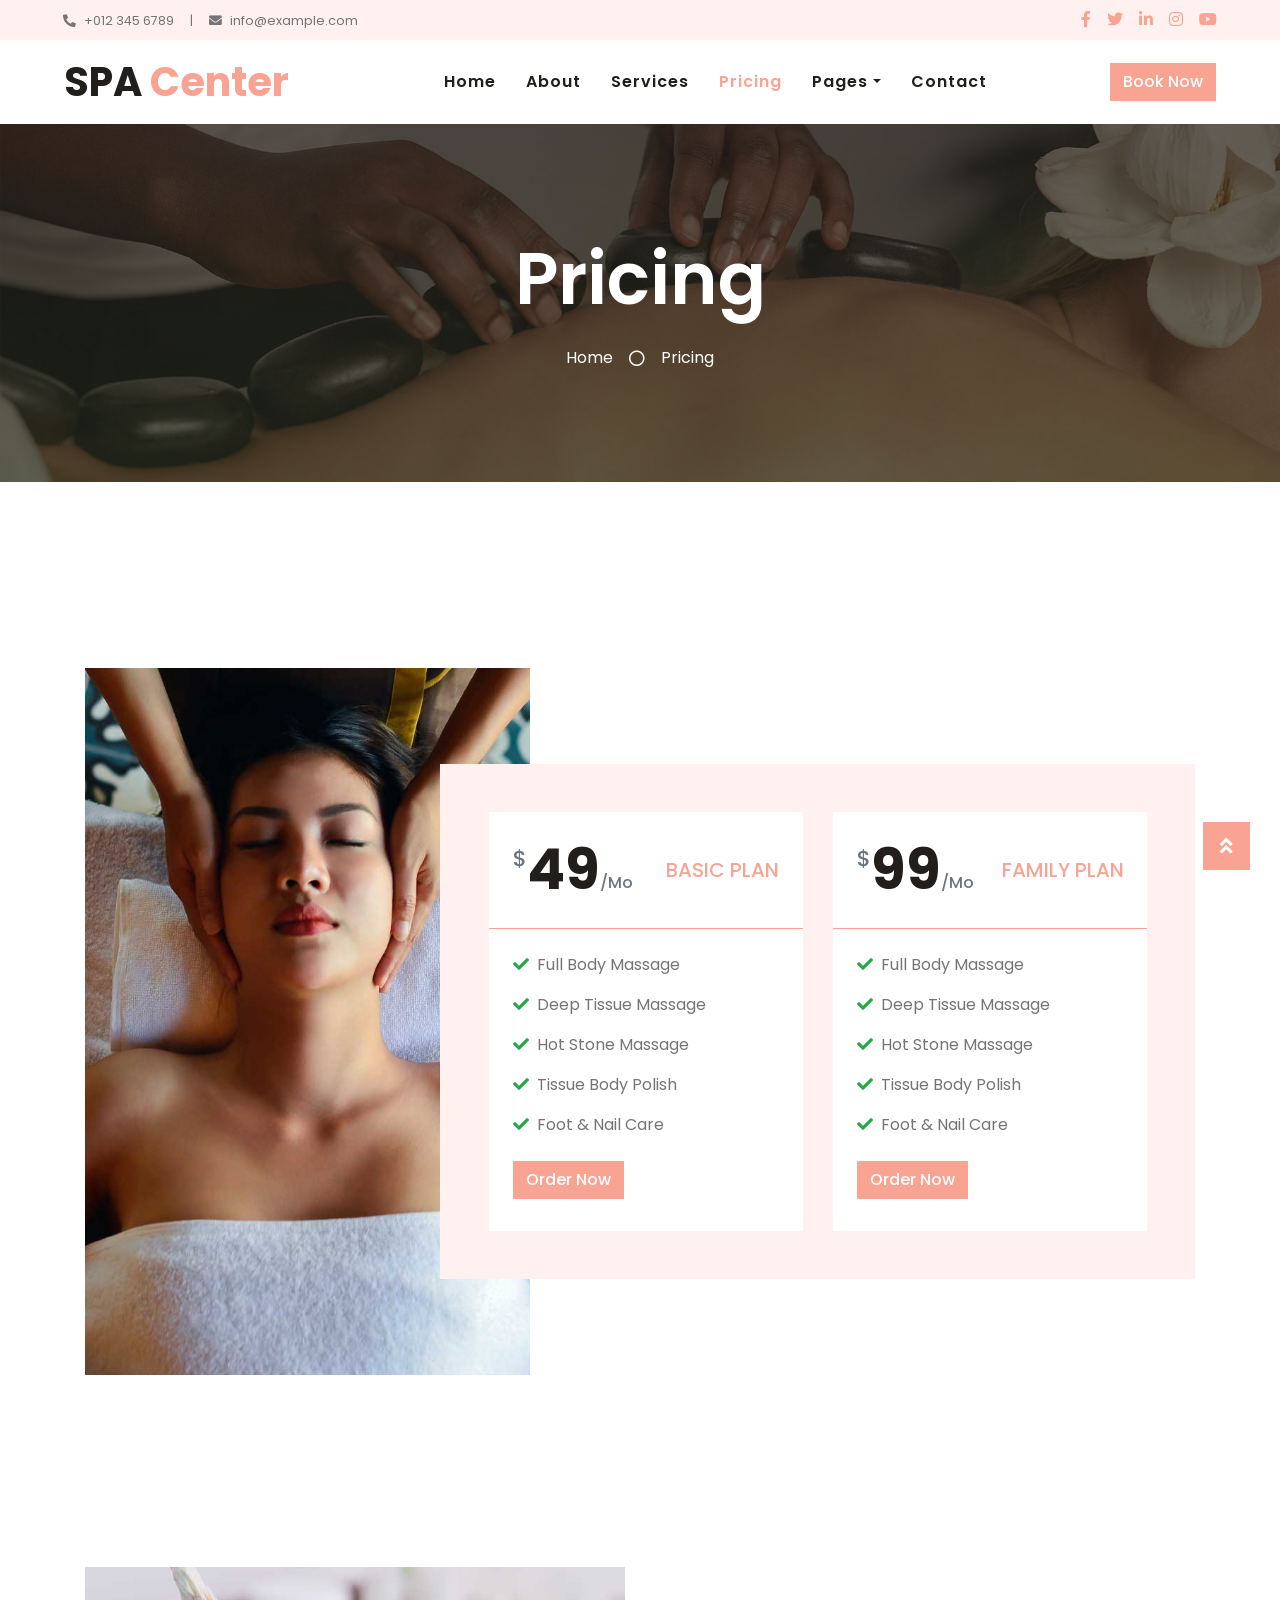
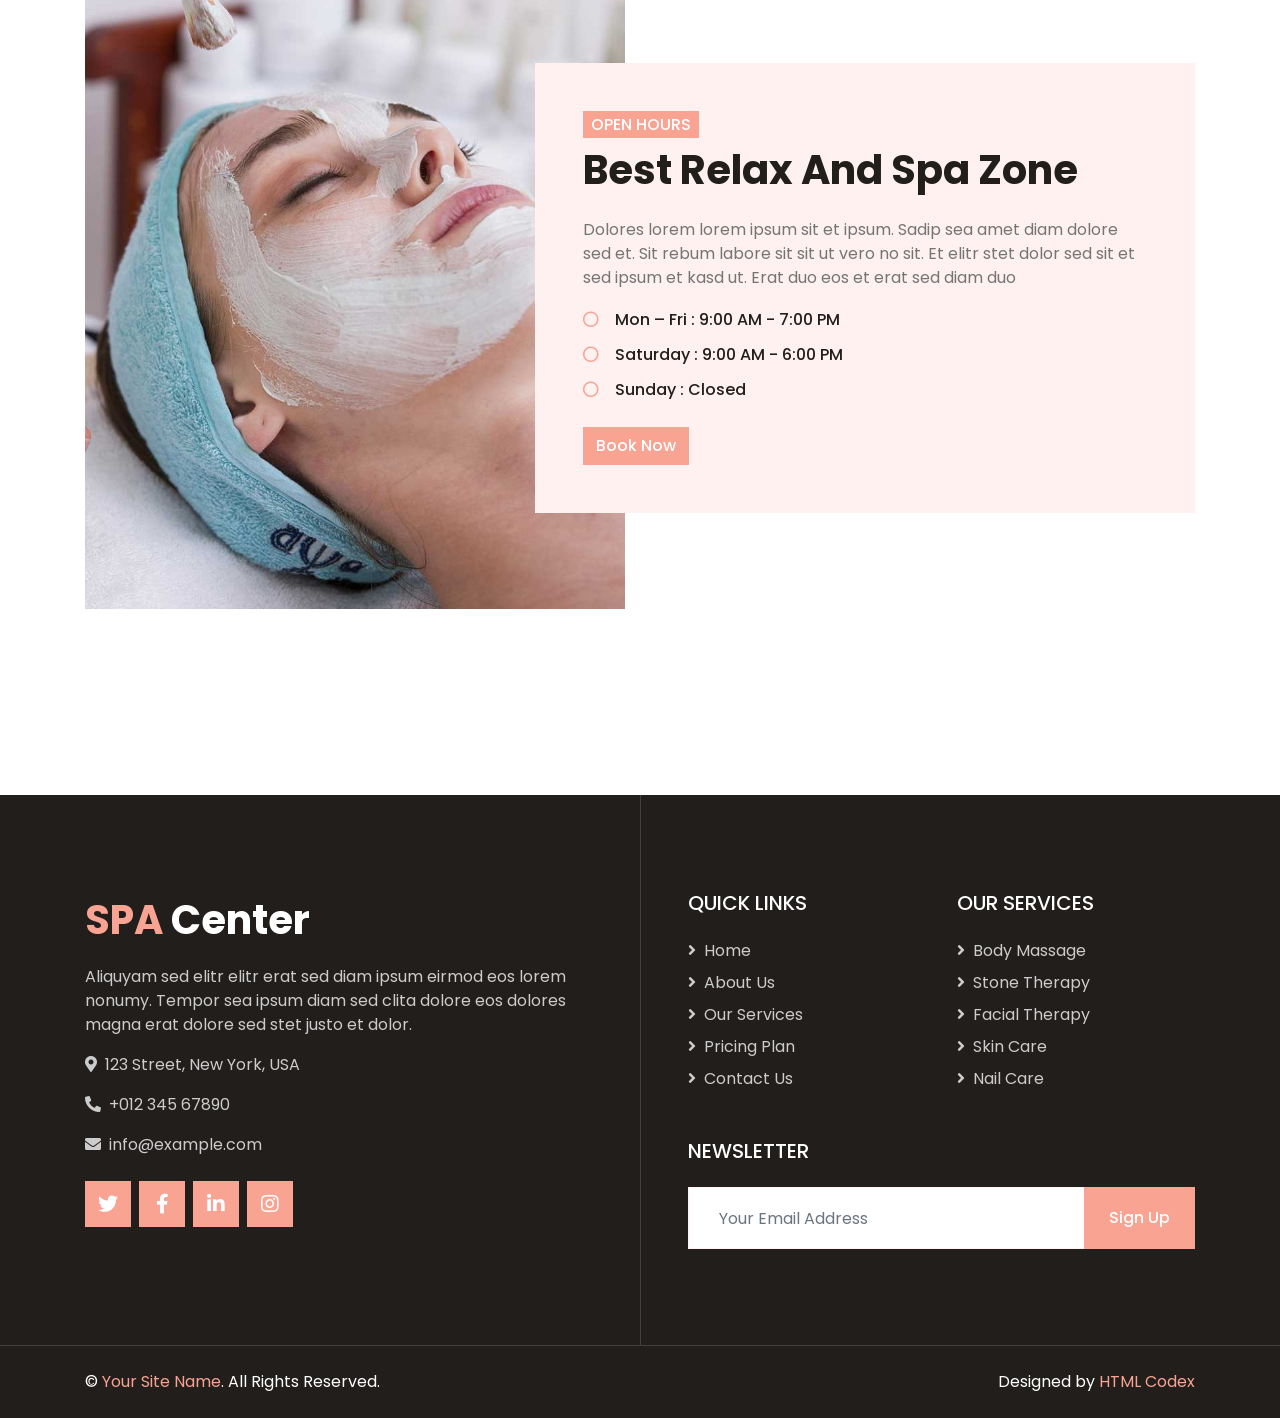
<file: spa-html-template/spa-html-template/price.html>
<!DOCTYPE html>
<html lang="en">

<head>
    <meta charset="utf-8">
    <title>SPA Center - Beauty & Spa HTML Template</title>
    <meta content="width=device-width, initial-scale=1.0" name="viewport">
    <meta content="Free HTML Templates" name="keywords">
    <meta content="Free HTML Templates" name="description">

    <!-- Favicon -->
    <link href="img/favicon.ico" rel="icon">

    <!-- Google Web Fonts -->
    <link rel="preconnect" href="https://fonts.gstatic.com">
    <link href="https://fonts.googleapis.com/css2?family=Poppins:wght@400;500;600;700&display=swap" rel="stylesheet">

    <!-- Font Awesome -->
    <link href="https://cdnjs.cloudflare.com/ajax/libs/font-awesome/5.10.0/css/all.min.css" rel="stylesheet">

    <!-- Libraries Stylesheet -->
    <link href="lib/animate/animate.min.css" rel="stylesheet">
    <link href="lib/owlcarousel/assets/owl.carousel.min.css" rel="stylesheet">
    <link href="lib/tempusdominus/css/tempusdominus-bootstrap-4.min.css" rel="stylesheet" />

    <!-- Customized Bootstrap Stylesheet -->
    <link href="css/style.css" rel="stylesheet">
</head>

<body>
    <!-- Topbar Start -->
    <div class="container-fluid bg-light d-none d-lg-block">
        <div class="row py-2 px-lg-5">
            <div class="col-lg-6 text-left mb-2 mb-lg-0">
                <div class="d-inline-flex align-items-center">
                    <small><i class="fa fa-phone-alt mr-2"></i>+012 345 6789</small>
                    <small class="px-3">|</small>
                    <small><i class="fa fa-envelope mr-2"></i>info@example.com</small>
                </div>
            </div>
            <div class="col-lg-6 text-right">
                <div class="d-inline-flex align-items-center">
                    <a class="text-primary px-2" href="">
                        <i class="fab fa-facebook-f"></i>
                    </a>
                    <a class="text-primary px-2" href="">
                        <i class="fab fa-twitter"></i>
                    </a>
                    <a class="text-primary px-2" href="">
                        <i class="fab fa-linkedin-in"></i>
                    </a>
                    <a class="text-primary px-2" href="">
                        <i class="fab fa-instagram"></i>
                    </a>
                    <a class="text-primary pl-2" href="">
                        <i class="fab fa-youtube"></i>
                    </a>
                </div>
            </div>
        </div>
    </div>
    <!-- Topbar End -->


    <!-- Navbar Start -->
    <div class="container-fluid p-0">
        <nav class="navbar navbar-expand-lg bg-white navbar-light py-3 py-lg-0 px-lg-5">
            <a href="index.html" class="navbar-brand ml-lg-3">
                <h1 class="m-0 text-primary"><span class="text-dark">SPA</span> Center</h1>
            </a>
            <button type="button" class="navbar-toggler" data-toggle="collapse" data-target="#navbarCollapse">
                <span class="navbar-toggler-icon"></span>
            </button>
            <div class="collapse navbar-collapse justify-content-between px-lg-3" id="navbarCollapse">
                <div class="navbar-nav m-auto py-0">
                    <a href="index.html" class="nav-item nav-link">Home</a>
                    <a href="about.html" class="nav-item nav-link">About</a>
                    <a href="service.html" class="nav-item nav-link">Services</a>
                    <a href="price.html" class="nav-item nav-link active">Pricing</a>
                    <div class="nav-item dropdown">
                        <a href="#" class="nav-link dropdown-toggle" data-toggle="dropdown">Pages</a>
                        <div class="dropdown-menu rounded-0 m-0">
                            <a href="appointment.html" class="dropdown-item">Appointment</a>
                            <a href="opening.html" class="dropdown-item">Open Hours</a>
                            <a href="team.html" class="dropdown-item">Our Team</a>
                            <a href="testimonial.html" class="dropdown-item">Testimonial</a>
                        </div>
                    </div>
                    <a href="contact.html" class="nav-item nav-link">Contact</a>
                </div>
                <a href="" class="btn btn-primary d-none d-lg-block">Book Now</a>
            </div>
        </nav>
    </div>
    <!-- Navbar End -->


    <!-- Header Start -->
    <div class="jumbotron jumbotron-fluid bg-jumbotron" style="margin-bottom: 90px;">
        <div class="container text-center py-5">
            <h3 class="text-white display-3 mb-4">Pricing</h3>
            <div class="d-inline-flex align-items-center text-white">
                <p class="m-0"><a class="text-white" href="">Home</a></p>
                <i class="far fa-circle px-3"></i>
                <p class="m-0">Pricing</p>
            </div>
        </div>
    </div>
    <!-- Header End -->


    <!-- Pricing Start -->
    <div class="container-fluid py-5">
        <div class="container py-5">
            <div class="row">
                <div class="col-lg-5" style="min-height: 500px;">
                    <div class="position-relative h-100">
                        <img class="position-absolute w-100 h-100" src="img/pricing.jpg" style="object-fit: cover;">
                    </div>
                </div>
                <div class="col-lg-7 pt-5 pb-lg-5">
                    <div class="pricing-text bg-light p-4 p-lg-5 my-lg-5">
                        <div class="owl-carousel pricing-carousel">
                            <div class="bg-white">
                                <div class="d-flex align-items-center justify-content-between border-bottom border-primary p-4">
                                    <h1 class="display-4 mb-0">
                                        <small class="align-top text-muted font-weight-medium" style="font-size: 22px; line-height: 45px;">$</small>49<small class="align-bottom text-muted font-weight-medium" style="font-size: 16px; line-height: 40px;">/Mo</small>
                                    </h1>
                                    <h5 class="text-primary text-uppercase m-0">Basic Plan</h5>
                                </div>
                                <div class="p-4">
                                    <p><i class="fa fa-check text-success mr-2"></i>Full Body Massage</p>
                                    <p><i class="fa fa-check text-success mr-2"></i>Deep Tissue Massage</p>
                                    <p><i class="fa fa-check text-success mr-2"></i>Hot Stone Massage</p>
                                    <p><i class="fa fa-check text-success mr-2"></i>Tissue Body Polish</p>
                                    <p><i class="fa fa-check text-success mr-2"></i>Foot & Nail Care</p>
                                    <a href="" class="btn btn-primary my-2">Order Now</a>
                                </div>
                            </div>
                            <div class="bg-white">
                                <div class="d-flex align-items-center justify-content-between border-bottom border-primary p-4">
                                    <h1 class="display-4 mb-0">
                                        <small class="align-top text-muted font-weight-medium" style="font-size: 22px; line-height: 45px;">$</small>99<small class="align-bottom text-muted font-weight-medium" style="font-size: 16px; line-height: 40px;">/Mo</small>
                                    </h1>
                                    <h5 class="text-primary text-uppercase m-0">Family Plan</h5>
                                </div>
                                <div class="p-4">
                                    <p><i class="fa fa-check text-success mr-2"></i>Full Body Massage</p>
                                    <p><i class="fa fa-check text-success mr-2"></i>Deep Tissue Massage</p>
                                    <p><i class="fa fa-check text-success mr-2"></i>Hot Stone Massage</p>
                                    <p><i class="fa fa-check text-success mr-2"></i>Tissue Body Polish</p>
                                    <p><i class="fa fa-check text-success mr-2"></i>Foot & Nail Care</p>
                                    <a href="" class="btn btn-primary my-2">Order Now</a>
                                </div>
                            </div>
                            <div class="bg-white">
                                <div class="d-flex align-items-center justify-content-between border-bottom border-primary p-4">
                                    <h1 class="display-4 mb-0">
                                        <small class="align-top text-muted font-weight-medium" style="font-size: 22px; line-height: 45px;">$</small>149<small class="align-bottom text-muted font-weight-medium" style="font-size: 16px; line-height: 40px;">/Mo</small>
                                    </h1>
                                    <h5 class="text-primary text-uppercase m-0">VIP Plan</h5>
                                </div>
                                <div class="p-4">
                                    <p><i class="fa fa-check text-success mr-2"></i>Full Body Massage</p>
                                    <p><i class="fa fa-check text-success mr-2"></i>Deep Tissue Massage</p>
                                    <p><i class="fa fa-check text-success mr-2"></i>Hot Stone Massage</p>
                                    <p><i class="fa fa-check text-success mr-2"></i>Tissue Body Polish</p>
                                    <p><i class="fa fa-check text-success mr-2"></i>Foot & Nail Care</p>
                                    <a href="" class="btn btn-primary my-2">Order Now</a>
                                </div>
                            </div>
                        </div>
                    </div>
                </div>
            </div>
        </div>
    </div>
    <!-- Pricing End -->


    <!-- Open Hours Start -->
    <div class="container-fluid py-5">
        <div class="container py-5">
            <div class="row">
                <div class="col-lg-6" style="min-height: 500px;">
                    <div class="position-relative h-100">
                        <img class="position-absolute w-100 h-100" src="img/opening.jpg" style="object-fit: cover;">
                    </div>
                </div>
                <div class="col-lg-6 pt-5 pb-lg-5">
                    <div class="hours-text bg-light p-4 p-lg-5 my-lg-5">
                        <h6 class="d-inline-block text-white text-uppercase bg-primary py-1 px-2">Open Hours</h6>
                        <h1 class="mb-4">Best Relax And Spa Zone</h1>
                        <p>Dolores lorem lorem ipsum sit et ipsum. Sadip sea amet diam dolore sed et. Sit rebum labore sit sit ut vero no sit. Et elitr stet dolor sed sit et sed ipsum et kasd ut. Erat duo eos et erat sed diam duo</p>
                        <ul class="list-inline">
                            <li class="h6 py-1"><i class="far fa-circle text-primary mr-3"></i>Mon – Fri : 9:00 AM - 7:00 PM</li>
                            <li class="h6 py-1"><i class="far fa-circle text-primary mr-3"></i>Saturday : 9:00 AM - 6:00 PM</li>
                            <li class="h6 py-1"><i class="far fa-circle text-primary mr-3"></i>Sunday : Closed</li>
                        </ul>
                        <a href="" class="btn btn-primary mt-2">Book Now</a>
                    </div>
                </div>
            </div>
        </div>
    </div>
    <!-- Open Hours End -->


    <!-- Footer Start -->
    <div class="footer container-fluid position-relative bg-dark py-5" style="margin-top: 90px;">
        <div class="container pt-5">
            <div class="row">
                <div class="col-lg-6 pr-lg-5 mb-5">
                    <a href="index.html" class="navbar-brand">
                        <h1 class="mb-3 text-white"><span class="text-primary">SPA</span> Center</h1>
                    </a>
                    <p>Aliquyam sed elitr elitr erat sed diam ipsum eirmod eos lorem nonumy. Tempor sea ipsum diam  sed clita dolore eos dolores magna erat dolore sed stet justo et dolor.</p>
                    <p><i class="fa fa-map-marker-alt mr-2"></i>123 Street, New York, USA</p>
                    <p><i class="fa fa-phone-alt mr-2"></i>+012 345 67890</p>
                    <p><i class="fa fa-envelope mr-2"></i>info@example.com</p>
                    <div class="d-flex justify-content-start mt-4">
                        <a class="btn btn-lg btn-primary btn-lg-square mr-2" href="#"><i class="fab fa-twitter"></i></a>
                        <a class="btn btn-lg btn-primary btn-lg-square mr-2" href="#"><i class="fab fa-facebook-f"></i></a>
                        <a class="btn btn-lg btn-primary btn-lg-square mr-2" href="#"><i class="fab fa-linkedin-in"></i></a>
                        <a class="btn btn-lg btn-primary btn-lg-square" href="#"><i class="fab fa-instagram"></i></a>
                    </div>
                </div>
                <div class="col-lg-6 pl-lg-5">
                    <div class="row">
                        <div class="col-sm-6 mb-5">
                            <h5 class="text-white text-uppercase mb-4">Quick Links</h5>
                            <div class="d-flex flex-column justify-content-start">
                                <a class="text-white-50 mb-2" href="#"><i class="fa fa-angle-right mr-2"></i>Home</a>
                                <a class="text-white-50 mb-2" href="#"><i class="fa fa-angle-right mr-2"></i>About Us</a>
                                <a class="text-white-50 mb-2" href="#"><i class="fa fa-angle-right mr-2"></i>Our Services</a>
                                <a class="text-white-50 mb-2" href="#"><i class="fa fa-angle-right mr-2"></i>Pricing Plan</a>
                                <a class="text-white-50" href="#"><i class="fa fa-angle-right mr-2"></i>Contact Us</a>
                            </div>
                        </div>
                        <div class="col-sm-6 mb-5">
                            <h5 class="text-white text-uppercase mb-4">Our Services</h5>
                            <div class="d-flex flex-column justify-content-start">
                                <a class="text-white-50 mb-2" href="#"><i class="fa fa-angle-right mr-2"></i>Body Massage</a>
                                <a class="text-white-50 mb-2" href="#"><i class="fa fa-angle-right mr-2"></i>Stone Therapy</a>
                                <a class="text-white-50 mb-2" href="#"><i class="fa fa-angle-right mr-2"></i>Facial Therapy</a>
                                <a class="text-white-50 mb-2" href="#"><i class="fa fa-angle-right mr-2"></i>Skin Care</a>
                                <a class="text-white-50" href="#"><i class="fa fa-angle-right mr-2"></i>Nail Care</a>
                            </div>
                        </div>
                        <div class="col-sm-12 mb-5">
                            <h5 class="text-white text-uppercase mb-4">Newsletter</h5>
                            <div class="w-100">
                                <div class="input-group">
                                    <input type="text" class="form-control border-light" style="padding: 30px;" placeholder="Your Email Address">
                                    <div class="input-group-append">
                                        <button class="btn btn-primary px-4">Sign Up</button>
                                    </div>
                                </div>
                            </div>
                        </div>
                    </div>
                </div>
            </div>
        </div>
    </div>
    <div class="container-fluid bg-dark text-light border-top py-4" style="border-color: rgba(256, 256, 256, .15) !important;">
        <div class="container">
            <div class="row">
                <div class="col-md-6 text-center text-md-left mb-3 mb-md-0">
                    <p class="m-0 text-white">&copy; <a href="#">Your Site Name</a>. All Rights Reserved.</p>
                </div>
                <div class="col-md-6 text-center text-md-right">
                    <p class="m-0 text-white">Designed by <a href="https://htmlcodex.com">HTML Codex</a></p>
                </div>
            </div>
        </div>
    </div>
    <!-- Footer End -->


    <!-- Back to Top -->
    <a href="#" class="btn btn-lg btn-primary back-to-top"><i class="fa fa-angle-double-up"></i></a>


    <!-- JavaScript Libraries -->
    <script src="https://code.jquery.com/jquery-3.4.1.min.js"></script>
    <script src="https://stackpath.bootstrapcdn.com/bootstrap/4.4.1/js/bootstrap.bundle.min.js"></script>
    <script src="lib/easing/easing.min.js"></script>
    <script src="lib/waypoints/waypoints.min.js"></script>
    <script src="lib/counterup/counterup.min.js"></script>
    <script src="lib/owlcarousel/owl.carousel.min.js"></script>
    <script src="lib/tempusdominus/js/moment.min.js"></script>
    <script src="lib/tempusdominus/js/moment-timezone.min.js"></script>
    <script src="lib/tempusdominus/js/tempusdominus-bootstrap-4.min.js"></script>

    <!-- Contact Javascript File -->
    <script src="mail/jqBootstrapValidation.min.js"></script>
    <script src="mail/contact.js"></script>

    <!-- Template Javascript -->
    <script src="js/main.js"></script>
</body>

</html>
</file>
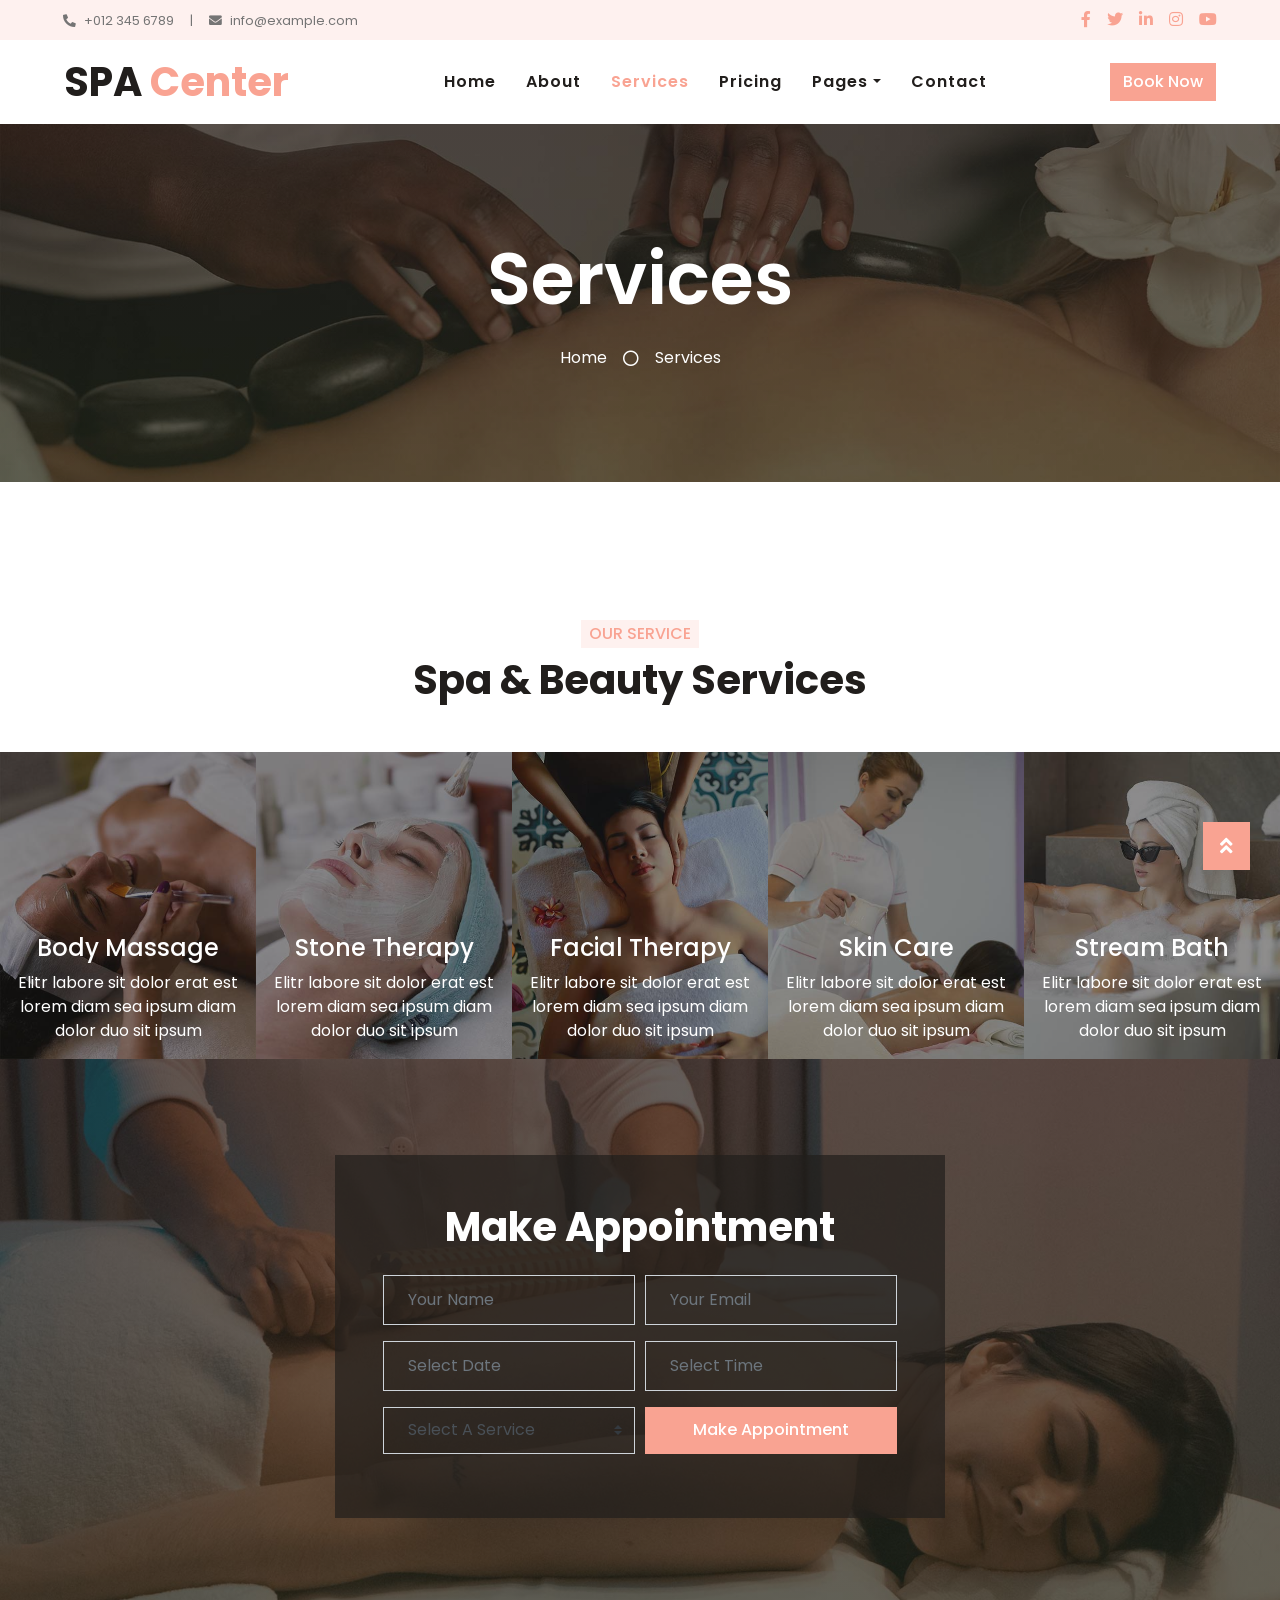
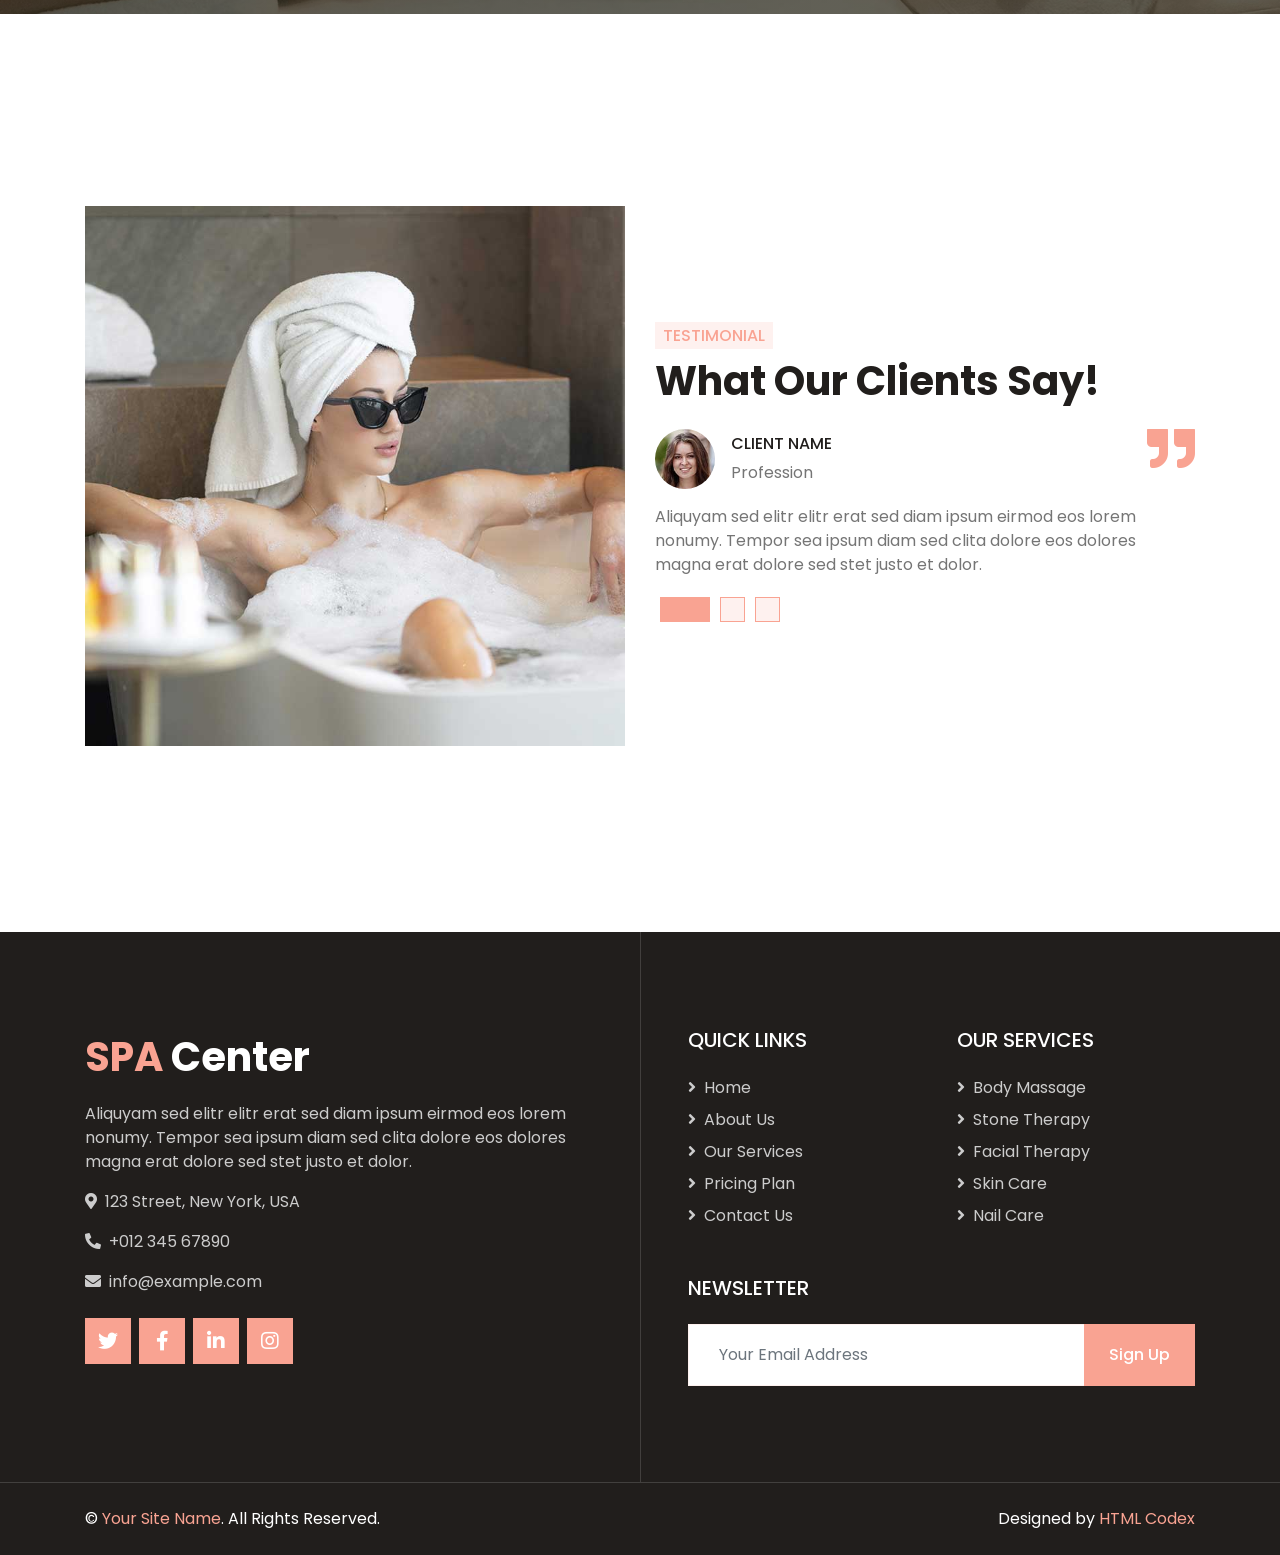
<file: spa-html-template/spa-html-template/service.html>
<!DOCTYPE html>
<html lang="en">

<head>
    <meta charset="utf-8">
    <title>SPA Center - Beauty & Spa HTML Template</title>
    <meta content="width=device-width, initial-scale=1.0" name="viewport">
    <meta content="Free HTML Templates" name="keywords">
    <meta content="Free HTML Templates" name="description">

    <!-- Favicon -->
    <link href="img/favicon.ico" rel="icon">

    <!-- Google Web Fonts -->
    <link rel="preconnect" href="https://fonts.gstatic.com">
    <link href="https://fonts.googleapis.com/css2?family=Poppins:wght@400;500;600;700&display=swap" rel="stylesheet">

    <!-- Font Awesome -->
    <link href="https://cdnjs.cloudflare.com/ajax/libs/font-awesome/5.10.0/css/all.min.css" rel="stylesheet">

    <!-- Libraries Stylesheet -->
    <link href="lib/animate/animate.min.css" rel="stylesheet">
    <link href="lib/owlcarousel/assets/owl.carousel.min.css" rel="stylesheet">
    <link href="lib/tempusdominus/css/tempusdominus-bootstrap-4.min.css" rel="stylesheet" />

    <!-- Customized Bootstrap Stylesheet -->
    <link href="css/style.css" rel="stylesheet">
</head>

<body>
    <!-- Topbar Start -->
    <div class="container-fluid bg-light d-none d-lg-block">
        <div class="row py-2 px-lg-5">
            <div class="col-lg-6 text-left mb-2 mb-lg-0">
                <div class="d-inline-flex align-items-center">
                    <small><i class="fa fa-phone-alt mr-2"></i>+012 345 6789</small>
                    <small class="px-3">|</small>
                    <small><i class="fa fa-envelope mr-2"></i>info@example.com</small>
                </div>
            </div>
            <div class="col-lg-6 text-right">
                <div class="d-inline-flex align-items-center">
                    <a class="text-primary px-2" href="">
                        <i class="fab fa-facebook-f"></i>
                    </a>
                    <a class="text-primary px-2" href="">
                        <i class="fab fa-twitter"></i>
                    </a>
                    <a class="text-primary px-2" href="">
                        <i class="fab fa-linkedin-in"></i>
                    </a>
                    <a class="text-primary px-2" href="">
                        <i class="fab fa-instagram"></i>
                    </a>
                    <a class="text-primary pl-2" href="">
                        <i class="fab fa-youtube"></i>
                    </a>
                </div>
            </div>
        </div>
    </div>
    <!-- Topbar End -->


    <!-- Navbar Start -->
    <div class="container-fluid p-0">
        <nav class="navbar navbar-expand-lg bg-white navbar-light py-3 py-lg-0 px-lg-5">
            <a href="index.html" class="navbar-brand ml-lg-3">
                <h1 class="m-0 text-primary"><span class="text-dark">SPA</span> Center</h1>
            </a>
            <button type="button" class="navbar-toggler" data-toggle="collapse" data-target="#navbarCollapse">
                <span class="navbar-toggler-icon"></span>
            </button>
            <div class="collapse navbar-collapse justify-content-between px-lg-3" id="navbarCollapse">
                <div class="navbar-nav m-auto py-0">
                    <a href="index.html" class="nav-item nav-link">Home</a>
                    <a href="about.html" class="nav-item nav-link">About</a>
                    <a href="service.html" class="nav-item nav-link active">Services</a>
                    <a href="price.html" class="nav-item nav-link">Pricing</a>
                    <div class="nav-item dropdown">
                        <a href="#" class="nav-link dropdown-toggle" data-toggle="dropdown">Pages</a>
                        <div class="dropdown-menu rounded-0 m-0">
                            <a href="appointment.html" class="dropdown-item">Appointment</a>
                            <a href="opening.html" class="dropdown-item">Open Hours</a>
                            <a href="team.html" class="dropdown-item">Our Team</a>
                            <a href="testimonial.html" class="dropdown-item">Testimonial</a>
                        </div>
                    </div>
                    <a href="contact.html" class="nav-item nav-link">Contact</a>
                </div>
                <a href="" class="btn btn-primary d-none d-lg-block">Book Now</a>
            </div>
        </nav>
    </div>
    <!-- Navbar End -->


    <!-- Header Start -->
    <div class="jumbotron jumbotron-fluid bg-jumbotron" style="margin-bottom: 90px;">
        <div class="container text-center py-5">
            <h3 class="text-white display-3 mb-4">Services</h3>
            <div class="d-inline-flex align-items-center text-white">
                <p class="m-0"><a class="text-white" href="">Home</a></p>
                <i class="far fa-circle px-3"></i>
                <p class="m-0">Services</p>
            </div>
        </div>
    </div>
    <!-- Header End -->


    <!-- Service Start -->
    <div class="container-fluid px-0 py-5 my-5">
        <div class="row mx-0 justify-content-center text-center">
            <div class="col-lg-6">
                <h6 class="d-inline-block bg-light text-primary text-uppercase py-1 px-2">Our Service</h6>
                <h1>Spa & Beauty Services</h1>
            </div>
        </div>
        <div class="owl-carousel service-carousel">
            <div class="service-item position-relative">
                <img class="img-fluid" src="img/service-1.jpg" alt="">
                <div class="service-text text-center">
                    <h4 class="text-white font-weight-medium px-3">Body Massage</h4>
                    <p class="text-white px-3 mb-3">Elitr labore sit dolor erat est lorem diam sea ipsum diam dolor duo sit ipsum</p>
                    <div class="w-100 bg-white text-center p-4" >
                        <a class="btn btn-primary" href="">Make Order</a>
                    </div>
                </div>
            </div>
            <div class="service-item position-relative">
                <img class="img-fluid" src="img/service-2.jpg" alt="">
                <div class="service-text text-center">
                    <h4 class="text-white font-weight-medium px-3">Stone Therapy</h4>
                    <p class="text-white px-3 mb-3">Elitr labore sit dolor erat est lorem diam sea ipsum diam dolor duo sit ipsum</p>
                    <div class="w-100 bg-white text-center p-4" >
                        <a class="btn btn-primary" href="">Make Order</a>
                    </div>
                </div>
            </div>
            <div class="service-item position-relative">
                <img class="img-fluid" src="img/service-3.jpg" alt="">
                <div class="service-text text-center">
                    <h4 class="text-white font-weight-medium px-3">Facial Therapy</h4>
                    <p class="text-white px-3 mb-3">Elitr labore sit dolor erat est lorem diam sea ipsum diam dolor duo sit ipsum</p>
                    <div class="w-100 bg-white text-center p-4" >
                        <a class="btn btn-primary" href="">Make Order</a>
                    </div>
                </div>
            </div>
            <div class="service-item position-relative">
                <img class="img-fluid" src="img/service-4.jpg" alt="">
                <div class="service-text text-center">
                    <h4 class="text-white font-weight-medium px-3">Skin Care</h4>
                    <p class="text-white px-3 mb-3">Elitr labore sit dolor erat est lorem diam sea ipsum diam dolor duo sit ipsum</p>
                    <div class="w-100 bg-white text-center p-4" >
                        <a class="btn btn-primary" href="">Make Order</a>
                    </div>
                </div>
            </div>
            <div class="service-item position-relative">
                <img class="img-fluid" src="img/service-5.jpg" alt="">
                <div class="service-text text-center">
                    <h4 class="text-white font-weight-medium px-3">Stream Bath</h4>
                    <p class="text-white px-3 mb-3">Elitr labore sit dolor erat est lorem diam sea ipsum diam dolor duo sit ipsum</p>
                    <div class="w-100 bg-white text-center p-4" >
                        <a class="btn btn-primary" href="">Make Order</a>
                    </div>
                </div>
            </div>
            <div class="service-item position-relative">
                <img class="img-fluid" src="img/service-6.jpg" alt="">
                <div class="service-text text-center">
                    <h4 class="text-white font-weight-medium px-3">Face Masking</h4>
                    <p class="text-white px-3 mb-3">Elitr labore sit dolor erat est lorem diam sea ipsum diam dolor duo sit ipsum</p>
                    <div class="w-100 bg-white text-center p-4" >
                        <a class="btn btn-primary" href="">Make Order</a>
                    </div>
                </div>
            </div>
        </div>
        <div class="row justify-content-center bg-appointment mx-0">
            <div class="col-lg-6 py-5">
                <div class="p-5 my-5" style="background: rgba(33, 30, 28, 0.7);">
                    <h1 class="text-white text-center mb-4">Make Appointment</h1>
                    <form>
                        <div class="form-row">
                            <div class="col-sm-6">
                                <div class="form-group">
                                    <input type="text" class="form-control bg-transparent p-4" placeholder="Your Name" required="required" />
                                </div>
                            </div>
                            <div class="col-sm-6">
                                <div class="form-group">
                                    <input type="email" class="form-control bg-transparent p-4" placeholder="Your Email" required="required" />
                                </div>
                            </div>
                        </div>
                        <div class="form-row">
                            <div class="col-sm-6">
                                <div class="form-group">
                                    <div class="date" id="date" data-target-input="nearest">
                                        <input type="text" class="form-control bg-transparent p-4 datetimepicker-input" placeholder="Select Date" data-target="#date" data-toggle="datetimepicker"/>
                                    </div>
                                </div>
                            </div>
                            <div class="col-sm-6">
                                <div class="form-group">
                                    <div class="time" id="time" data-target-input="nearest">
                                        <input type="text" class="form-control bg-transparent p-4 datetimepicker-input" placeholder="Select Time" data-target="#time" data-toggle="datetimepicker"/>
                                    </div>
                                </div>
                            </div>
                        </div>
                        <div class="form-row">
                            <div class="col-sm-6">
                                <div class="form-group">
                                    <select class="custom-select bg-transparent px-4" style="height: 47px;">
                                        <option selected>Select A Service</option>
                                        <option value="1">Service 1</option>
                                        <option value="2">Service 1</option>
                                        <option value="3">Service 1</option>
                                    </select>
                                </div>
                            </div>
                            <div class="col-sm-6">
                                <button class="btn btn-primary btn-block" type="submit" style="height: 47px;">Make Appointment</button>
                            </div>
                        </div>
                    </form>
                </div>
            </div>
        </div>
    </div>
    <!-- Service End -->


    <!-- Testimonial Start -->
    <div class="container-fluid py-5">
        <div class="container py-5">
            <div class="row align-items-center">
                <div class="col-lg-6 pb-5 pb-lg-0">
                    <img class="img-fluid w-100" src="img/testimonial.jpg" alt="">
                </div>
                <div class="col-lg-6">
                    <h6 class="d-inline-block text-primary text-uppercase bg-light py-1 px-2">Testimonial</h6>
                    <h1 class="mb-4">What Our Clients Say!</h1>
                    <div class="owl-carousel testimonial-carousel">
                        <div class="position-relative">
                            <i class="fa fa-3x fa-quote-right text-primary position-absolute" style="top: -6px; right: 0;"></i>
                            <div class="d-flex align-items-center mb-3">
                                <img class="img-fluid rounded-circle" src="img/testimonial-1.jpg" style="width: 60px; height: 60px;" alt="">
                                <div class="ml-3">
                                    <h6 class="text-uppercase">Client Name</h6>
                                    <span>Profession</span>
                                </div>
                            </div>
                            <p class="m-0">Aliquyam sed elitr elitr erat sed diam ipsum eirmod eos lorem nonumy. Tempor sea ipsum diam  sed clita dolore eos dolores magna erat dolore sed stet justo et dolor.</p>
                        </div>
                        <div class="position-relative">
                            <i class="fa fa-3x fa-quote-right text-primary position-absolute" style="top: -6px; right: 0;"></i>
                            <div class="d-flex align-items-center mb-3">
                                <img class="img-fluid rounded-circle" src="img/testimonial-2.jpg" style="width: 60px; height: 60px;" alt="">
                                <div class="ml-3">
                                    <h6 class="text-uppercase">Client Name</h6>
                                    <span>Profession</span>
                                </div>
                            </div>
                            <p class="m-0">Aliquyam sed elitr elitr erat sed diam ipsum eirmod eos lorem nonumy. Tempor sea ipsum diam  sed clita dolore eos dolores magna erat dolore sed stet justo et dolor.</p>
                        </div>
                        <div class="position-relative">
                            <i class="fa fa-3x fa-quote-right text-primary position-absolute" style="top: -6px; right: 0;"></i>
                            <div class="d-flex align-items-center mb-3">
                                <img class="img-fluid rounded-circle" src="img/testimonial-3.jpg" style="width: 60px; height: 60px;" alt="">
                                <div class="ml-3">
                                    <h6 class="text-uppercase">Client Name</h6>
                                    <span>Profession</span>
                                </div>
                            </div>
                            <p class="m-0">Aliquyam sed elitr elitr erat sed diam ipsum eirmod eos lorem nonumy. Tempor sea ipsum diam  sed clita dolore eos dolores magna erat dolore sed stet justo et dolor.</p>
                        </div>
                    </div>
                </div>
            </div>
        </div>
    </div>
    <!-- Testimonial End -->


    <!-- Footer Start -->
    <div class="footer container-fluid position-relative bg-dark py-5" style="margin-top: 90px;">
        <div class="container pt-5">
            <div class="row">
                <div class="col-lg-6 pr-lg-5 mb-5">
                    <a href="index.html" class="navbar-brand">
                        <h1 class="mb-3 text-white"><span class="text-primary">SPA</span> Center</h1>
                    </a>
                    <p>Aliquyam sed elitr elitr erat sed diam ipsum eirmod eos lorem nonumy. Tempor sea ipsum diam  sed clita dolore eos dolores magna erat dolore sed stet justo et dolor.</p>
                    <p><i class="fa fa-map-marker-alt mr-2"></i>123 Street, New York, USA</p>
                    <p><i class="fa fa-phone-alt mr-2"></i>+012 345 67890</p>
                    <p><i class="fa fa-envelope mr-2"></i>info@example.com</p>
                    <div class="d-flex justify-content-start mt-4">
                        <a class="btn btn-lg btn-primary btn-lg-square mr-2" href="#"><i class="fab fa-twitter"></i></a>
                        <a class="btn btn-lg btn-primary btn-lg-square mr-2" href="#"><i class="fab fa-facebook-f"></i></a>
                        <a class="btn btn-lg btn-primary btn-lg-square mr-2" href="#"><i class="fab fa-linkedin-in"></i></a>
                        <a class="btn btn-lg btn-primary btn-lg-square" href="#"><i class="fab fa-instagram"></i></a>
                    </div>
                </div>
                <div class="col-lg-6 pl-lg-5">
                    <div class="row">
                        <div class="col-sm-6 mb-5">
                            <h5 class="text-white text-uppercase mb-4">Quick Links</h5>
                            <div class="d-flex flex-column justify-content-start">
                                <a class="text-white-50 mb-2" href="#"><i class="fa fa-angle-right mr-2"></i>Home</a>
                                <a class="text-white-50 mb-2" href="#"><i class="fa fa-angle-right mr-2"></i>About Us</a>
                                <a class="text-white-50 mb-2" href="#"><i class="fa fa-angle-right mr-2"></i>Our Services</a>
                                <a class="text-white-50 mb-2" href="#"><i class="fa fa-angle-right mr-2"></i>Pricing Plan</a>
                                <a class="text-white-50" href="#"><i class="fa fa-angle-right mr-2"></i>Contact Us</a>
                            </div>
                        </div>
                        <div class="col-sm-6 mb-5">
                            <h5 class="text-white text-uppercase mb-4">Our Services</h5>
                            <div class="d-flex flex-column justify-content-start">
                                <a class="text-white-50 mb-2" href="#"><i class="fa fa-angle-right mr-2"></i>Body Massage</a>
                                <a class="text-white-50 mb-2" href="#"><i class="fa fa-angle-right mr-2"></i>Stone Therapy</a>
                                <a class="text-white-50 mb-2" href="#"><i class="fa fa-angle-right mr-2"></i>Facial Therapy</a>
                                <a class="text-white-50 mb-2" href="#"><i class="fa fa-angle-right mr-2"></i>Skin Care</a>
                                <a class="text-white-50" href="#"><i class="fa fa-angle-right mr-2"></i>Nail Care</a>
                            </div>
                        </div>
                        <div class="col-sm-12 mb-5">
                            <h5 class="text-white text-uppercase mb-4">Newsletter</h5>
                            <div class="w-100">
                                <div class="input-group">
                                    <input type="text" class="form-control border-light" style="padding: 30px;" placeholder="Your Email Address">
                                    <div class="input-group-append">
                                        <button class="btn btn-primary px-4">Sign Up</button>
                                    </div>
                                </div>
                            </div>
                        </div>
                    </div>
                </div>
            </div>
        </div>
    </div>
    <div class="container-fluid bg-dark text-light border-top py-4" style="border-color: rgba(256, 256, 256, .15) !important;">
        <div class="container">
            <div class="row">
                <div class="col-md-6 text-center text-md-left mb-3 mb-md-0">
                    <p class="m-0 text-white">&copy; <a href="#">Your Site Name</a>. All Rights Reserved.</p>
                </div>
                <div class="col-md-6 text-center text-md-right">
                    <p class="m-0 text-white">Designed by <a href="https://htmlcodex.com">HTML Codex</a></p>
                </div>
            </div>
        </div>
    </div>
    <!-- Footer End -->


    <!-- Back to Top -->
    <a href="#" class="btn btn-lg btn-primary back-to-top"><i class="fa fa-angle-double-up"></i></a>


    <!-- JavaScript Libraries -->
    <script src="https://code.jquery.com/jquery-3.4.1.min.js"></script>
    <script src="https://stackpath.bootstrapcdn.com/bootstrap/4.4.1/js/bootstrap.bundle.min.js"></script>
    <script src="lib/easing/easing.min.js"></script>
    <script src="lib/waypoints/waypoints.min.js"></script>
    <script src="lib/counterup/counterup.min.js"></script>
    <script src="lib/owlcarousel/owl.carousel.min.js"></script>
    <script src="lib/tempusdominus/js/moment.min.js"></script>
    <script src="lib/tempusdominus/js/moment-timezone.min.js"></script>
    <script src="lib/tempusdominus/js/tempusdominus-bootstrap-4.min.js"></script>

    <!-- Contact Javascript File -->
    <script src="mail/jqBootstrapValidation.min.js"></script>
    <script src="mail/contact.js"></script>

    <!-- Template Javascript -->
    <script src="js/main.js"></script>
</body>

</html>
</file>
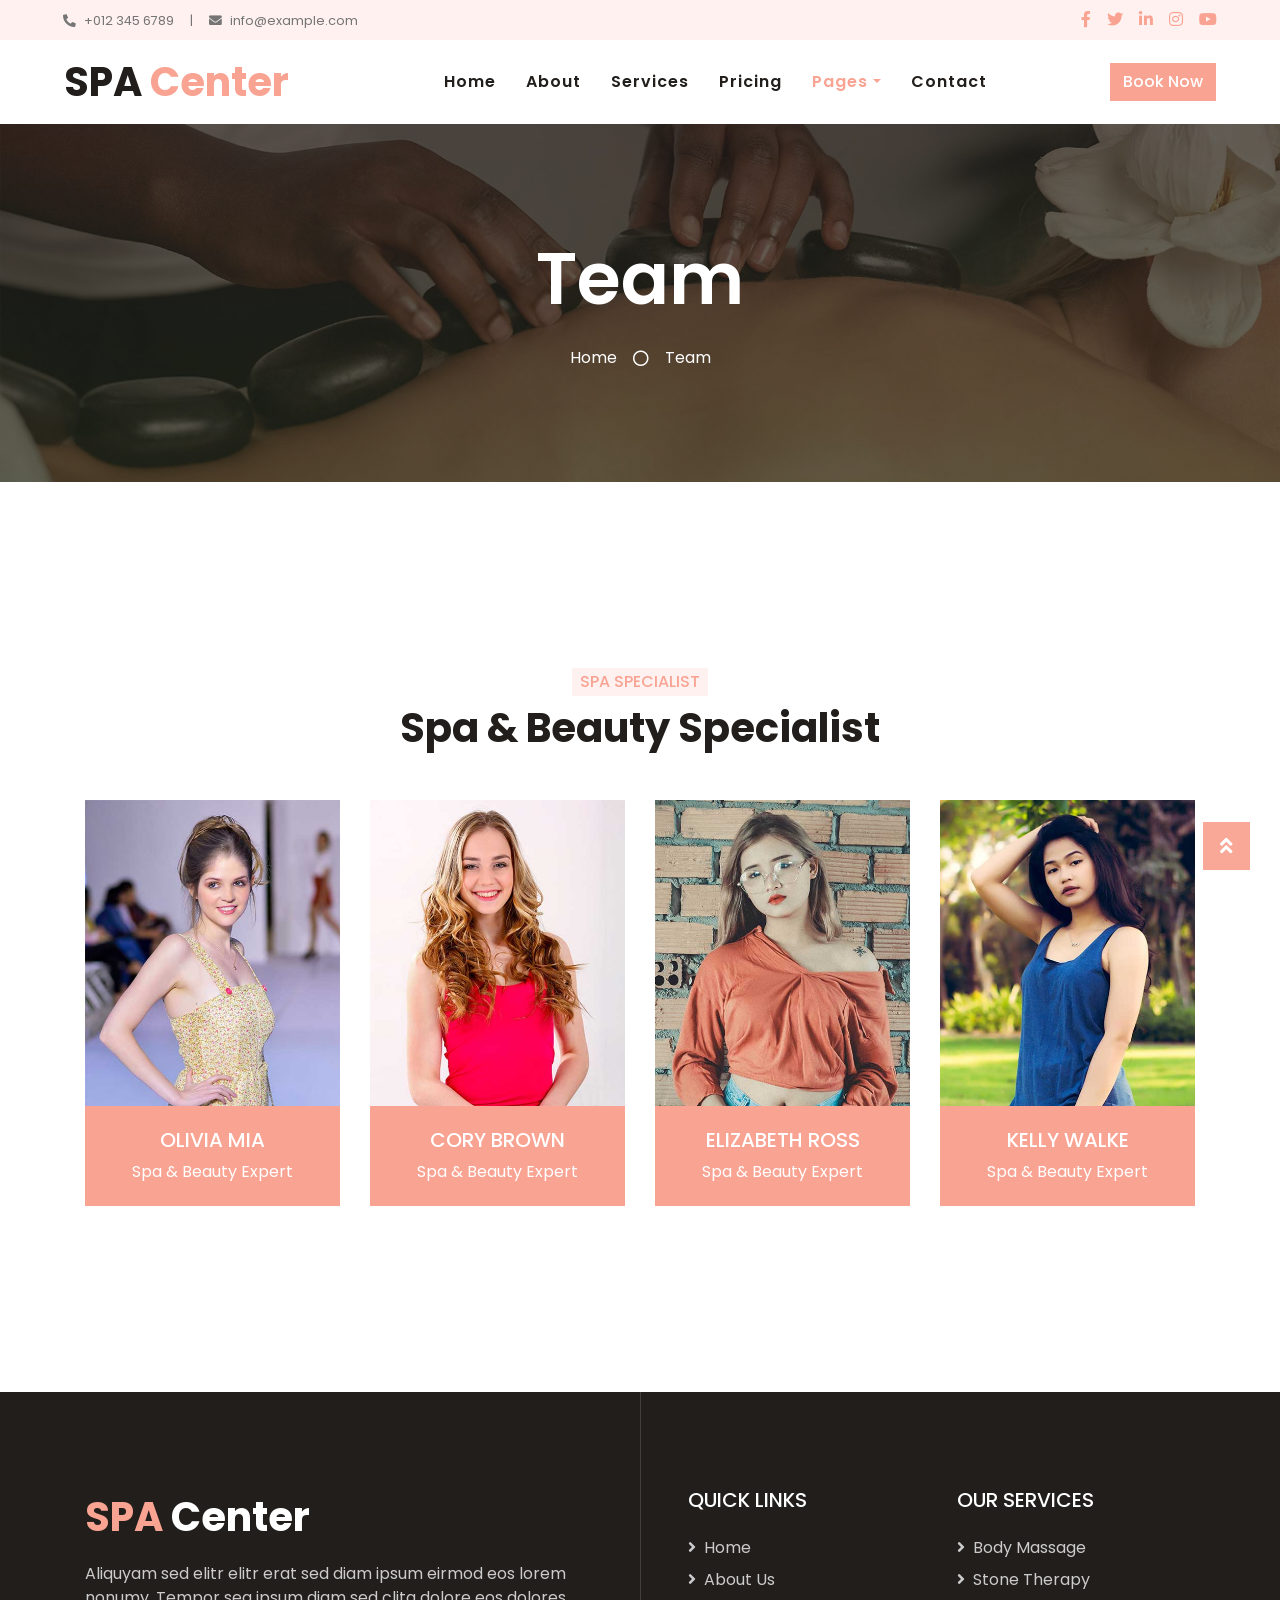
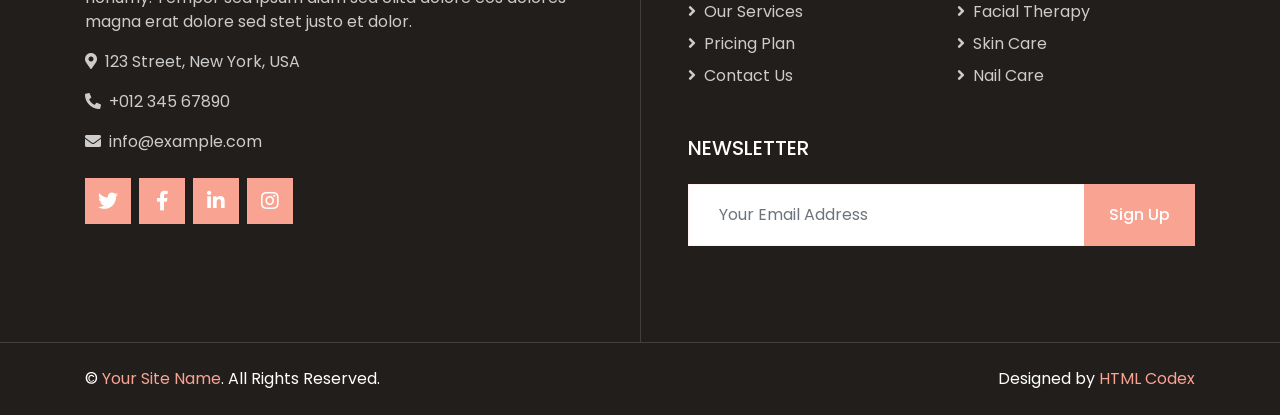
<file: spa-html-template/spa-html-template/team.html>
<!DOCTYPE html>
<html lang="en">

<head>
    <meta charset="utf-8">
    <title>SPA Center - Beauty & Spa HTML Template</title>
    <meta content="width=device-width, initial-scale=1.0" name="viewport">
    <meta content="Free HTML Templates" name="keywords">
    <meta content="Free HTML Templates" name="description">

    <!-- Favicon -->
    <link href="img/favicon.ico" rel="icon">

    <!-- Google Web Fonts -->
    <link rel="preconnect" href="https://fonts.gstatic.com">
    <link href="https://fonts.googleapis.com/css2?family=Poppins:wght@400;500;600;700&display=swap" rel="stylesheet">

    <!-- Font Awesome -->
    <link href="https://cdnjs.cloudflare.com/ajax/libs/font-awesome/5.10.0/css/all.min.css" rel="stylesheet">

    <!-- Libraries Stylesheet -->
    <link href="lib/animate/animate.min.css" rel="stylesheet">
    <link href="lib/owlcarousel/assets/owl.carousel.min.css" rel="stylesheet">
    <link href="lib/tempusdominus/css/tempusdominus-bootstrap-4.min.css" rel="stylesheet" />

    <!-- Customized Bootstrap Stylesheet -->
    <link href="css/style.css" rel="stylesheet">
</head>

<body>
    <!-- Topbar Start -->
    <div class="container-fluid bg-light d-none d-lg-block">
        <div class="row py-2 px-lg-5">
            <div class="col-lg-6 text-left mb-2 mb-lg-0">
                <div class="d-inline-flex align-items-center">
                    <small><i class="fa fa-phone-alt mr-2"></i>+012 345 6789</small>
                    <small class="px-3">|</small>
                    <small><i class="fa fa-envelope mr-2"></i>info@example.com</small>
                </div>
            </div>
            <div class="col-lg-6 text-right">
                <div class="d-inline-flex align-items-center">
                    <a class="text-primary px-2" href="">
                        <i class="fab fa-facebook-f"></i>
                    </a>
                    <a class="text-primary px-2" href="">
                        <i class="fab fa-twitter"></i>
                    </a>
                    <a class="text-primary px-2" href="">
                        <i class="fab fa-linkedin-in"></i>
                    </a>
                    <a class="text-primary px-2" href="">
                        <i class="fab fa-instagram"></i>
                    </a>
                    <a class="text-primary pl-2" href="">
                        <i class="fab fa-youtube"></i>
                    </a>
                </div>
            </div>
        </div>
    </div>
    <!-- Topbar End -->


    <!-- Navbar Start -->
    <div class="container-fluid p-0">
        <nav class="navbar navbar-expand-lg bg-white navbar-light py-3 py-lg-0 px-lg-5">
            <a href="index.html" class="navbar-brand ml-lg-3">
                <h1 class="m-0 text-primary"><span class="text-dark">SPA</span> Center</h1>
            </a>
            <button type="button" class="navbar-toggler" data-toggle="collapse" data-target="#navbarCollapse">
                <span class="navbar-toggler-icon"></span>
            </button>
            <div class="collapse navbar-collapse justify-content-between px-lg-3" id="navbarCollapse">
                <div class="navbar-nav m-auto py-0">
                    <a href="index.html" class="nav-item nav-link">Home</a>
                    <a href="about.html" class="nav-item nav-link">About</a>
                    <a href="service.html" class="nav-item nav-link">Services</a>
                    <a href="price.html" class="nav-item nav-link">Pricing</a>
                    <div class="nav-item dropdown">
                        <a href="#" class="nav-link dropdown-toggle active" data-toggle="dropdown">Pages</a>
                        <div class="dropdown-menu rounded-0 m-0">
                            <a href="appointment.html" class="dropdown-item">Appointment</a>
                            <a href="opening.html" class="dropdown-item">Open Hours</a>
                            <a href="team.html" class="dropdown-item active">Our Team</a>
                            <a href="testimonial.html" class="dropdown-item">Testimonial</a>
                        </div>
                    </div>
                    <a href="contact.html" class="nav-item nav-link">Contact</a>
                </div>
                <a href="" class="btn btn-primary d-none d-lg-block">Book Now</a>
            </div>
        </nav>
    </div>
    <!-- Navbar End -->


    <!-- Header Start -->
    <div class="jumbotron jumbotron-fluid bg-jumbotron" style="margin-bottom: 90px;">
        <div class="container text-center py-5">
            <h3 class="text-white display-3 mb-4">Team</h3>
            <div class="d-inline-flex align-items-center text-white">
                <p class="m-0"><a class="text-white" href="">Home</a></p>
                <i class="far fa-circle px-3"></i>
                <p class="m-0">Team</p>
            </div>
        </div>
    </div>
    <!-- Header End -->


    <!-- Team Start -->
    <div class="container-fluid py-5">
        <div class="container pt-5">
            <div class="row justify-content-center text-center">
                <div class="col-lg-6">
                    <h6 class="d-inline-block bg-light text-primary text-uppercase py-1 px-2">Spa Specialist</h6>
                    <h1 class="mb-5">Spa & Beauty Specialist</h1>
                </div>
            </div>
            <div class="row">
                <div class="col-lg-3 col-md-6">
                    <div class="team position-relative overflow-hidden mb-5">
                        <img class="img-fluid" src="img/team-1.jpg" alt="">
                        <div class="position-relative text-center">
                            <div class="team-text bg-primary text-white">
                                <h5 class="text-white text-uppercase">Olivia Mia</h5>
                                <p class="m-0">Spa & Beauty Expert</p>
                            </div>
                            <div class="team-social bg-dark text-center">
                                <a class="btn btn-outline-primary btn-square mr-2" href="#"><i class="fab fa-twitter"></i></a>
                                <a class="btn btn-outline-primary btn-square mr-2" href="#"><i class="fab fa-facebook-f"></i></a>
                                <a class="btn btn-outline-primary btn-square mr-2" href="#"><i class="fab fa-linkedin-in"></i></a>
                                <a class="btn btn-outline-primary btn-square" href="#"><i class="fab fa-instagram"></i></a>
                            </div>
                        </div>
                    </div>
                </div>
                <div class="col-lg-3 col-md-6">
                    <div class="team position-relative overflow-hidden mb-5">
                        <img class="img-fluid" src="img/team-2.jpg" alt="">
                        <div class="position-relative text-center">
                            <div class="team-text bg-primary text-white">
                                <h5 class="text-white text-uppercase">Cory Brown</h5>
                                <p class="m-0">Spa & Beauty Expert</p>
                            </div>
                            <div class="team-social bg-dark text-center">
                                <a class="btn btn-outline-primary btn-square mr-2" href="#"><i class="fab fa-twitter"></i></a>
                                <a class="btn btn-outline-primary btn-square mr-2" href="#"><i class="fab fa-facebook-f"></i></a>
                                <a class="btn btn-outline-primary btn-square mr-2" href="#"><i class="fab fa-linkedin-in"></i></a>
                                <a class="btn btn-outline-primary btn-square" href="#"><i class="fab fa-instagram"></i></a>
                            </div>
                        </div>
                    </div>
                </div>
                <div class="col-lg-3 col-md-6">
                    <div class="team position-relative overflow-hidden mb-5">
                        <img class="img-fluid" src="img/team-3.jpg" alt="">
                        <div class="position-relative text-center">
                            <div class="team-text bg-primary text-white">
                                <h5 class="text-white text-uppercase">Elizabeth Ross</h5>
                                <p class="m-0">Spa & Beauty Expert</p>
                            </div>
                            <div class="team-social bg-dark text-center">
                                <a class="btn btn-outline-primary btn-square mr-2" href="#"><i class="fab fa-twitter"></i></a>
                                <a class="btn btn-outline-primary btn-square mr-2" href="#"><i class="fab fa-facebook-f"></i></a>
                                <a class="btn btn-outline-primary btn-square mr-2" href="#"><i class="fab fa-linkedin-in"></i></a>
                                <a class="btn btn-outline-primary btn-square" href="#"><i class="fab fa-instagram"></i></a>
                            </div>
                        </div>
                    </div>
                </div>
                <div class="col-lg-3 col-md-6">
                    <div class="team position-relative overflow-hidden mb-5">
                        <img class="img-fluid" src="img/team-4.jpg" alt="">
                        <div class="position-relative text-center">
                            <div class="team-text bg-primary text-white">
                                <h5 class="text-white text-uppercase">Kelly Walke</h5>
                                <p class="m-0">Spa & Beauty Expert</p>
                            </div>
                            <div class="team-social bg-dark text-center">
                                <a class="btn btn-outline-primary btn-square mr-2" href="#"><i class="fab fa-twitter"></i></a>
                                <a class="btn btn-outline-primary btn-square mr-2" href="#"><i class="fab fa-facebook-f"></i></a>
                                <a class="btn btn-outline-primary btn-square mr-2" href="#"><i class="fab fa-linkedin-in"></i></a>
                                <a class="btn btn-outline-primary btn-square" href="#"><i class="fab fa-instagram"></i></a>
                            </div>
                        </div>
                    </div>
                </div>
            </div>
        </div>
    </div>
    <!-- Team End -->


    <!-- Footer Start -->
    <div class="footer container-fluid position-relative bg-dark py-5" style="margin-top: 90px;">
        <div class="container pt-5">
            <div class="row">
                <div class="col-lg-6 pr-lg-5 mb-5">
                    <a href="index.html" class="navbar-brand">
                        <h1 class="mb-3 text-white"><span class="text-primary">SPA</span> Center</h1>
                    </a>
                    <p>Aliquyam sed elitr elitr erat sed diam ipsum eirmod eos lorem nonumy. Tempor sea ipsum diam  sed clita dolore eos dolores magna erat dolore sed stet justo et dolor.</p>
                    <p><i class="fa fa-map-marker-alt mr-2"></i>123 Street, New York, USA</p>
                    <p><i class="fa fa-phone-alt mr-2"></i>+012 345 67890</p>
                    <p><i class="fa fa-envelope mr-2"></i>info@example.com</p>
                    <div class="d-flex justify-content-start mt-4">
                        <a class="btn btn-lg btn-primary btn-lg-square mr-2" href="#"><i class="fab fa-twitter"></i></a>
                        <a class="btn btn-lg btn-primary btn-lg-square mr-2" href="#"><i class="fab fa-facebook-f"></i></a>
                        <a class="btn btn-lg btn-primary btn-lg-square mr-2" href="#"><i class="fab fa-linkedin-in"></i></a>
                        <a class="btn btn-lg btn-primary btn-lg-square" href="#"><i class="fab fa-instagram"></i></a>
                    </div>
                </div>
                <div class="col-lg-6 pl-lg-5">
                    <div class="row">
                        <div class="col-sm-6 mb-5">
                            <h5 class="text-white text-uppercase mb-4">Quick Links</h5>
                            <div class="d-flex flex-column justify-content-start">
                                <a class="text-white-50 mb-2" href="#"><i class="fa fa-angle-right mr-2"></i>Home</a>
                                <a class="text-white-50 mb-2" href="#"><i class="fa fa-angle-right mr-2"></i>About Us</a>
                                <a class="text-white-50 mb-2" href="#"><i class="fa fa-angle-right mr-2"></i>Our Services</a>
                                <a class="text-white-50 mb-2" href="#"><i class="fa fa-angle-right mr-2"></i>Pricing Plan</a>
                                <a class="text-white-50" href="#"><i class="fa fa-angle-right mr-2"></i>Contact Us</a>
                            </div>
                        </div>
                        <div class="col-sm-6 mb-5">
                            <h5 class="text-white text-uppercase mb-4">Our Services</h5>
                            <div class="d-flex flex-column justify-content-start">
                                <a class="text-white-50 mb-2" href="#"><i class="fa fa-angle-right mr-2"></i>Body Massage</a>
                                <a class="text-white-50 mb-2" href="#"><i class="fa fa-angle-right mr-2"></i>Stone Therapy</a>
                                <a class="text-white-50 mb-2" href="#"><i class="fa fa-angle-right mr-2"></i>Facial Therapy</a>
                                <a class="text-white-50 mb-2" href="#"><i class="fa fa-angle-right mr-2"></i>Skin Care</a>
                                <a class="text-white-50" href="#"><i class="fa fa-angle-right mr-2"></i>Nail Care</a>
                            </div>
                        </div>
                        <div class="col-sm-12 mb-5">
                            <h5 class="text-white text-uppercase mb-4">Newsletter</h5>
                            <div class="w-100">
                                <div class="input-group">
                                    <input type="text" class="form-control border-light" style="padding: 30px;" placeholder="Your Email Address">
                                    <div class="input-group-append">
                                        <button class="btn btn-primary px-4">Sign Up</button>
                                    </div>
                                </div>
                            </div>
                        </div>
                    </div>
                </div>
            </div>
        </div>
    </div>
    <div class="container-fluid bg-dark text-light border-top py-4" style="border-color: rgba(256, 256, 256, .15) !important;">
        <div class="container">
            <div class="row">
                <div class="col-md-6 text-center text-md-left mb-3 mb-md-0">
                    <p class="m-0 text-white">&copy; <a href="#">Your Site Name</a>. All Rights Reserved.</p>
                </div>
                <div class="col-md-6 text-center text-md-right">
                    <p class="m-0 text-white">Designed by <a href="https://htmlcodex.com">HTML Codex</a></p>
                </div>
            </div>
        </div>
    </div>
    <!-- Footer End -->


    <!-- Back to Top -->
    <a href="#" class="btn btn-lg btn-primary back-to-top"><i class="fa fa-angle-double-up"></i></a>


    <!-- JavaScript Libraries -->
    <script src="https://code.jquery.com/jquery-3.4.1.min.js"></script>
    <script src="https://stackpath.bootstrapcdn.com/bootstrap/4.4.1/js/bootstrap.bundle.min.js"></script>
    <script src="lib/easing/easing.min.js"></script>
    <script src="lib/waypoints/waypoints.min.js"></script>
    <script src="lib/counterup/counterup.min.js"></script>
    <script src="lib/owlcarousel/owl.carousel.min.js"></script>
    <script src="lib/tempusdominus/js/moment.min.js"></script>
    <script src="lib/tempusdominus/js/moment-timezone.min.js"></script>
    <script src="lib/tempusdominus/js/tempusdominus-bootstrap-4.min.js"></script>

    <!-- Contact Javascript File -->
    <script src="mail/jqBootstrapValidation.min.js"></script>
    <script src="mail/contact.js"></script>

    <!-- Template Javascript -->
    <script src="js/main.js"></script>
</body>

</html>
</file>
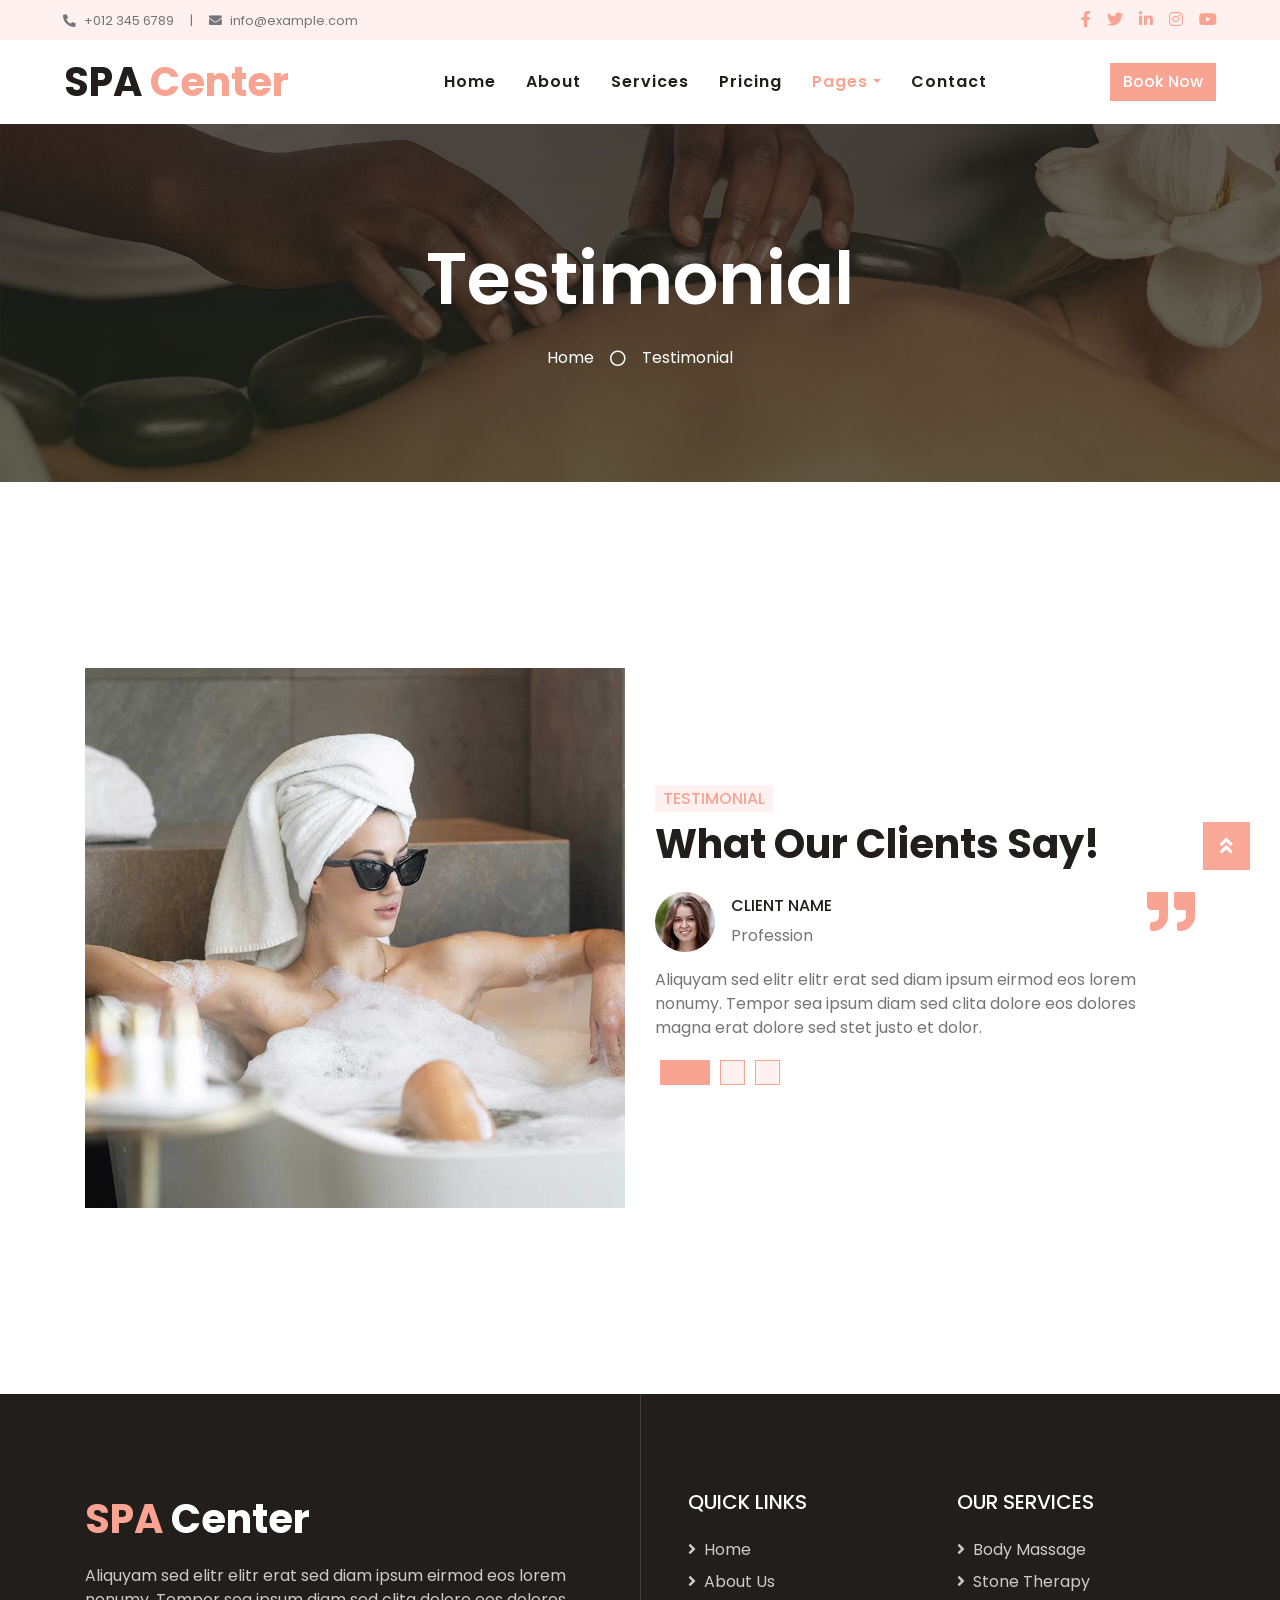
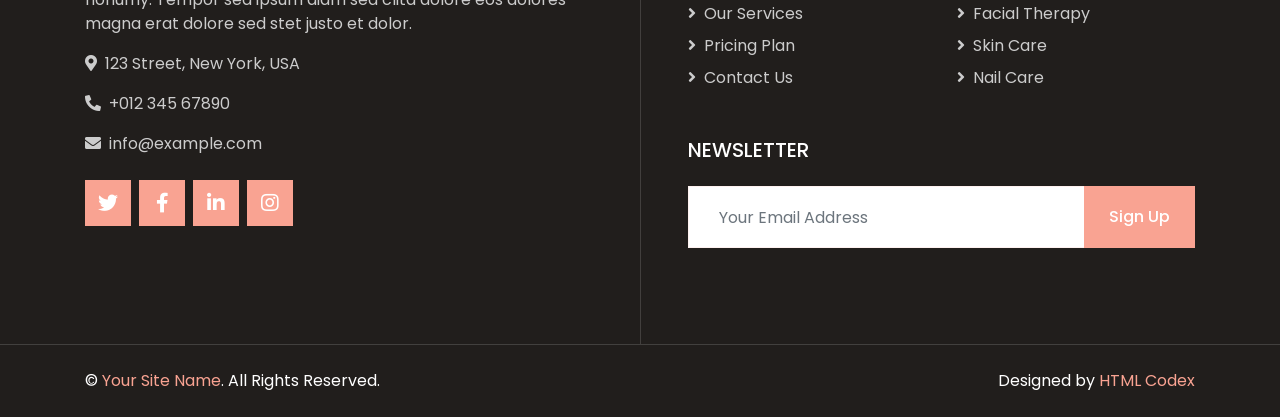
<file: spa-html-template/spa-html-template/testimonial.html>
<!DOCTYPE html>
<html lang="en">

<head>
    <meta charset="utf-8">
    <title>SPA Center - Beauty & Spa HTML Template</title>
    <meta content="width=device-width, initial-scale=1.0" name="viewport">
    <meta content="Free HTML Templates" name="keywords">
    <meta content="Free HTML Templates" name="description">

    <!-- Favicon -->
    <link href="img/favicon.ico" rel="icon">

    <!-- Google Web Fonts -->
    <link rel="preconnect" href="https://fonts.gstatic.com">
    <link href="https://fonts.googleapis.com/css2?family=Poppins:wght@400;500;600;700&display=swap" rel="stylesheet">

    <!-- Font Awesome -->
    <link href="https://cdnjs.cloudflare.com/ajax/libs/font-awesome/5.10.0/css/all.min.css" rel="stylesheet">

    <!-- Libraries Stylesheet -->
    <link href="lib/animate/animate.min.css" rel="stylesheet">
    <link href="lib/owlcarousel/assets/owl.carousel.min.css" rel="stylesheet">
    <link href="lib/tempusdominus/css/tempusdominus-bootstrap-4.min.css" rel="stylesheet" />

    <!-- Customized Bootstrap Stylesheet -->
    <link href="css/style.css" rel="stylesheet">
</head>

<body>
    <!-- Topbar Start -->
    <div class="container-fluid bg-light d-none d-lg-block">
        <div class="row py-2 px-lg-5">
            <div class="col-lg-6 text-left mb-2 mb-lg-0">
                <div class="d-inline-flex align-items-center">
                    <small><i class="fa fa-phone-alt mr-2"></i>+012 345 6789</small>
                    <small class="px-3">|</small>
                    <small><i class="fa fa-envelope mr-2"></i>info@example.com</small>
                </div>
            </div>
            <div class="col-lg-6 text-right">
                <div class="d-inline-flex align-items-center">
                    <a class="text-primary px-2" href="">
                        <i class="fab fa-facebook-f"></i>
                    </a>
                    <a class="text-primary px-2" href="">
                        <i class="fab fa-twitter"></i>
                    </a>
                    <a class="text-primary px-2" href="">
                        <i class="fab fa-linkedin-in"></i>
                    </a>
                    <a class="text-primary px-2" href="">
                        <i class="fab fa-instagram"></i>
                    </a>
                    <a class="text-primary pl-2" href="">
                        <i class="fab fa-youtube"></i>
                    </a>
                </div>
            </div>
        </div>
    </div>
    <!-- Topbar End -->


    <!-- Navbar Start -->
    <div class="container-fluid p-0">
        <nav class="navbar navbar-expand-lg bg-white navbar-light py-3 py-lg-0 px-lg-5">
            <a href="index.html" class="navbar-brand ml-lg-3">
                <h1 class="m-0 text-primary"><span class="text-dark">SPA</span> Center</h1>
            </a>
            <button type="button" class="navbar-toggler" data-toggle="collapse" data-target="#navbarCollapse">
                <span class="navbar-toggler-icon"></span>
            </button>
            <div class="collapse navbar-collapse justify-content-between px-lg-3" id="navbarCollapse">
                <div class="navbar-nav m-auto py-0">
                    <a href="index.html" class="nav-item nav-link">Home</a>
                    <a href="about.html" class="nav-item nav-link">About</a>
                    <a href="service.html" class="nav-item nav-link">Services</a>
                    <a href="price.html" class="nav-item nav-link">Pricing</a>
                    <div class="nav-item dropdown">
                        <a href="#" class="nav-link dropdown-toggle active" data-toggle="dropdown">Pages</a>
                        <div class="dropdown-menu rounded-0 m-0">
                            <a href="appointment.html" class="dropdown-item">Appointment</a>
                            <a href="opening.html" class="dropdown-item">Open Hours</a>
                            <a href="team.html" class="dropdown-item">Our Team</a>
                            <a href="testimonial.html" class="dropdown-item active">Testimonial</a>
                        </div>
                    </div>
                    <a href="contact.html" class="nav-item nav-link">Contact</a>
                </div>
                <a href="" class="btn btn-primary d-none d-lg-block">Book Now</a>
            </div>
        </nav>
    </div>
    <!-- Navbar End -->


    <!-- Header Start -->
    <div class="jumbotron jumbotron-fluid bg-jumbotron" style="margin-bottom: 90px;">
        <div class="container text-center py-5">
            <h3 class="text-white display-3 mb-4">Testimonial</h3>
            <div class="d-inline-flex align-items-center text-white">
                <p class="m-0"><a class="text-white" href="">Home</a></p>
                <i class="far fa-circle px-3"></i>
                <p class="m-0">Testimonial</p>
            </div>
        </div>
    </div>
    <!-- Header End -->


    <!-- Testimonial Start -->
    <div class="container-fluid py-5">
        <div class="container py-5">
            <div class="row align-items-center">
                <div class="col-lg-6 pb-5 pb-lg-0">
                    <img class="img-fluid w-100" src="img/testimonial.jpg" alt="">
                </div>
                <div class="col-lg-6">
                    <h6 class="d-inline-block text-primary text-uppercase bg-light py-1 px-2">Testimonial</h6>
                    <h1 class="mb-4">What Our Clients Say!</h1>
                    <div class="owl-carousel testimonial-carousel">
                        <div class="position-relative">
                            <i class="fa fa-3x fa-quote-right text-primary position-absolute" style="top: -6px; right: 0;"></i>
                            <div class="d-flex align-items-center mb-3">
                                <img class="img-fluid rounded-circle" src="img/testimonial-1.jpg" style="width: 60px; height: 60px;" alt="">
                                <div class="ml-3">
                                    <h6 class="text-uppercase">Client Name</h6>
                                    <span>Profession</span>
                                </div>
                            </div>
                            <p class="m-0">Aliquyam sed elitr elitr erat sed diam ipsum eirmod eos lorem nonumy. Tempor sea ipsum diam  sed clita dolore eos dolores magna erat dolore sed stet justo et dolor.</p>
                        </div>
                        <div class="position-relative">
                            <i class="fa fa-3x fa-quote-right text-primary position-absolute" style="top: -6px; right: 0;"></i>
                            <div class="d-flex align-items-center mb-3">
                                <img class="img-fluid rounded-circle" src="img/testimonial-2.jpg" style="width: 60px; height: 60px;" alt="">
                                <div class="ml-3">
                                    <h6 class="text-uppercase">Client Name</h6>
                                    <span>Profession</span>
                                </div>
                            </div>
                            <p class="m-0">Aliquyam sed elitr elitr erat sed diam ipsum eirmod eos lorem nonumy. Tempor sea ipsum diam  sed clita dolore eos dolores magna erat dolore sed stet justo et dolor.</p>
                        </div>
                        <div class="position-relative">
                            <i class="fa fa-3x fa-quote-right text-primary position-absolute" style="top: -6px; right: 0;"></i>
                            <div class="d-flex align-items-center mb-3">
                                <img class="img-fluid rounded-circle" src="img/testimonial-3.jpg" style="width: 60px; height: 60px;" alt="">
                                <div class="ml-3">
                                    <h6 class="text-uppercase">Client Name</h6>
                                    <span>Profession</span>
                                </div>
                            </div>
                            <p class="m-0">Aliquyam sed elitr elitr erat sed diam ipsum eirmod eos lorem nonumy. Tempor sea ipsum diam  sed clita dolore eos dolores magna erat dolore sed stet justo et dolor.</p>
                        </div>
                    </div>
                </div>
            </div>
        </div>
    </div>
    <!-- Testimonial End -->


    <!-- Footer Start -->
    <div class="footer container-fluid position-relative bg-dark py-5" style="margin-top: 90px;">
        <div class="container pt-5">
            <div class="row">
                <div class="col-lg-6 pr-lg-5 mb-5">
                    <a href="index.html" class="navbar-brand">
                        <h1 class="mb-3 text-white"><span class="text-primary">SPA</span> Center</h1>
                    </a>
                    <p>Aliquyam sed elitr elitr erat sed diam ipsum eirmod eos lorem nonumy. Tempor sea ipsum diam  sed clita dolore eos dolores magna erat dolore sed stet justo et dolor.</p>
                    <p><i class="fa fa-map-marker-alt mr-2"></i>123 Street, New York, USA</p>
                    <p><i class="fa fa-phone-alt mr-2"></i>+012 345 67890</p>
                    <p><i class="fa fa-envelope mr-2"></i>info@example.com</p>
                    <div class="d-flex justify-content-start mt-4">
                        <a class="btn btn-lg btn-primary btn-lg-square mr-2" href="#"><i class="fab fa-twitter"></i></a>
                        <a class="btn btn-lg btn-primary btn-lg-square mr-2" href="#"><i class="fab fa-facebook-f"></i></a>
                        <a class="btn btn-lg btn-primary btn-lg-square mr-2" href="#"><i class="fab fa-linkedin-in"></i></a>
                        <a class="btn btn-lg btn-primary btn-lg-square" href="#"><i class="fab fa-instagram"></i></a>
                    </div>
                </div>
                <div class="col-lg-6 pl-lg-5">
                    <div class="row">
                        <div class="col-sm-6 mb-5">
                            <h5 class="text-white text-uppercase mb-4">Quick Links</h5>
                            <div class="d-flex flex-column justify-content-start">
                                <a class="text-white-50 mb-2" href="#"><i class="fa fa-angle-right mr-2"></i>Home</a>
                                <a class="text-white-50 mb-2" href="#"><i class="fa fa-angle-right mr-2"></i>About Us</a>
                                <a class="text-white-50 mb-2" href="#"><i class="fa fa-angle-right mr-2"></i>Our Services</a>
                                <a class="text-white-50 mb-2" href="#"><i class="fa fa-angle-right mr-2"></i>Pricing Plan</a>
                                <a class="text-white-50" href="#"><i class="fa fa-angle-right mr-2"></i>Contact Us</a>
                            </div>
                        </div>
                        <div class="col-sm-6 mb-5">
                            <h5 class="text-white text-uppercase mb-4">Our Services</h5>
                            <div class="d-flex flex-column justify-content-start">
                                <a class="text-white-50 mb-2" href="#"><i class="fa fa-angle-right mr-2"></i>Body Massage</a>
                                <a class="text-white-50 mb-2" href="#"><i class="fa fa-angle-right mr-2"></i>Stone Therapy</a>
                                <a class="text-white-50 mb-2" href="#"><i class="fa fa-angle-right mr-2"></i>Facial Therapy</a>
                                <a class="text-white-50 mb-2" href="#"><i class="fa fa-angle-right mr-2"></i>Skin Care</a>
                                <a class="text-white-50" href="#"><i class="fa fa-angle-right mr-2"></i>Nail Care</a>
                            </div>
                        </div>
                        <div class="col-sm-12 mb-5">
                            <h5 class="text-white text-uppercase mb-4">Newsletter</h5>
                            <div class="w-100">
                                <div class="input-group">
                                    <input type="text" class="form-control border-light" style="padding: 30px;" placeholder="Your Email Address">
                                    <div class="input-group-append">
                                        <button class="btn btn-primary px-4">Sign Up</button>
                                    </div>
                                </div>
                            </div>
                        </div>
                    </div>
                </div>
            </div>
        </div>
    </div>
    <div class="container-fluid bg-dark text-light border-top py-4" style="border-color: rgba(256, 256, 256, .15) !important;">
        <div class="container">
            <div class="row">
                <div class="col-md-6 text-center text-md-left mb-3 mb-md-0">
                    <p class="m-0 text-white">&copy; <a href="#">Your Site Name</a>. All Rights Reserved.</p>
                </div>
                <div class="col-md-6 text-center text-md-right">
                    <p class="m-0 text-white">Designed by <a href="https://htmlcodex.com">HTML Codex</a></p>
                </div>
            </div>
        </div>
    </div>
    <!-- Footer End -->


    <!-- Back to Top -->
    <a href="#" class="btn btn-lg btn-primary back-to-top"><i class="fa fa-angle-double-up"></i></a>


    <!-- JavaScript Libraries -->
    <script src="https://code.jquery.com/jquery-3.4.1.min.js"></script>
    <script src="https://stackpath.bootstrapcdn.com/bootstrap/4.4.1/js/bootstrap.bundle.min.js"></script>
    <script src="lib/easing/easing.min.js"></script>
    <script src="lib/waypoints/waypoints.min.js"></script>
    <script src="lib/counterup/counterup.min.js"></script>
    <script src="lib/owlcarousel/owl.carousel.min.js"></script>
    <script src="lib/tempusdominus/js/moment.min.js"></script>
    <script src="lib/tempusdominus/js/moment-timezone.min.js"></script>
    <script src="lib/tempusdominus/js/tempusdominus-bootstrap-4.min.js"></script>

    <!-- Contact Javascript File -->
    <script src="mail/jqBootstrapValidation.min.js"></script>
    <script src="mail/contact.js"></script>

    <!-- Template Javascript -->
    <script src="js/main.js"></script>
</body>

</html>
</file>
<file: assets/css/style.css>
/* =============================================
   SARA LIMA ESTÉTICA — style.css
   Paleta: champagne #F5EDE3, rose gold #C8956A,
           dourado #B87D4B, creme #FAF6F1, escuro #3A2A1E
   ============================================= */

@import url('https://fonts.googleapis.com/css2?family=Cormorant+Garamond:ital,wght@0,300;0,400;0,500;0,600;1,300;1,400&family=Jost:wght@300;400;500&display=swap');

/* ---- Reset & Base ---- */
*, *::before, *::after { box-sizing: border-box; margin: 0; padding: 0; }

:root {
  --champagne: #F5EDE3;
  --creme:     #FAF6F1;
  --rose-gold: #C8956A;
  --dourado:   #B87D4B;
  --bronze:    #8B5E3C;
  --escuro:    #3A2A1E;
  --texto:     #5C3D28;
  --branco:    #FFFFFF;
  --font-display: 'Cormorant Garamond', Georgia, serif;
  --font-body:    'Jost', sans-serif;
  --transition: 0.35s cubic-bezier(0.4, 0, 0.2, 1);
  --radius: 0;
  --shadow: 0 8px 40px rgba(58, 42, 30, 0.12);
}

html { scroll-behavior: smooth; }

body {
  font-family: var(--font-body);
  font-weight: 300;
  color: var(--escuro);
  background: var(--creme);
  overflow-x: hidden;
  line-height: 1.7;
}

img { display: block; max-width: 100%; }
a   { text-decoration: none; color: inherit; }
ul  { list-style: none; }

/* ---- Utilitários ---- */
.container {
  width: 90%;
  max-width: 1200px;
  margin: 0 auto;
}

.section-eyebrow {
  font-family: var(--font-body);
  font-size: 0.68rem;
  font-weight: 500;
  letter-spacing: 0.28em;
  text-transform: uppercase;
  color: var(--rose-gold);
  display: inline-block;
  background: rgba(200,149,106,0.08);
  border: 1px solid rgba(200,149,106,0.3);
  padding: 0.4rem 1.1rem;
  margin-bottom: 1.2rem;
}

.section-title {
  font-family: var(--font-display);
  font-size: clamp(2.2rem, 4vw, 3.2rem);
  font-weight: 300;
  color: var(--escuro);
  line-height: 1.15;
}

.section-title em {
  font-style: italic;
  color: var(--rose-gold);
}

.divisor {
  display: flex;
  align-items: center;
  gap: 12px;
  margin: 1.2rem 0;
}

.divisor::before,
.divisor::after {
  content: '';
  flex: 1;
  height: 1px;
  background: linear-gradient(to right, transparent, var(--rose-gold));
}

.divisor::after {
  background: linear-gradient(to left, transparent, var(--rose-gold));
}

.divisor span {
  width: 5px;
  height: 5px;
  border-radius: 50%;
  background: var(--rose-gold);
  flex-shrink: 0;
}

/* ============================================================
   TOPBAR
   ============================================================ */
.topbar {
  display: none;
  background: var(--escuro);
  color: rgba(245,237,227,0.7);
}

.topbar-inner {
  display: flex;
  align-items: center;
  justify-content: space-between;
  padding: 0.55rem 0;
  font-size: 0.75rem;
  letter-spacing: 0.03em;
}

.topbar-contato a {
  color: rgba(245,237,227,0.7);
  transition: color var(--transition);
}

.topbar-contato a:hover { color: var(--rose-gold); }

.topbar-sep { margin: 0 0.8rem; opacity: 0.4; }

.topbar-socials { display: flex; align-items: center; gap: 0.6rem; }

.icon-link {
  display: inline-flex;
  align-items: center;
  justify-content: center;
  width: 32px;
  height: 32px;
  max-width: 32px;
  max-height: 32px;
  overflow: hidden;
  transition: transform var(--transition);
}

.icon-link svg { width: 20px; height: 20px; flex-shrink: 0; }

.icon-link:hover { transform: scale(1.12); }

@media (min-width: 992px) {
  .topbar { display: block; }
}

/* ============================================================
   NAVBAR
   ============================================================ */
.site-header {
  position: fixed;
  top: 0;
  left: 0;
  width: 100%;
  z-index: 1000;
}

.navbar {
  padding: 1.2rem 0;
  transition: var(--transition);
}

.navbar.scrolled {
  background: rgba(250, 246, 241, 0.97);
  backdrop-filter: blur(12px);
  -webkit-backdrop-filter: blur(12px);
  padding: 0.75rem 0;
  box-shadow: 0 2px 20px rgba(58, 42, 30, 0.08);
}

.navbar .container {
  display: flex;
  align-items: center;
  justify-content: space-between;
  gap: 2rem;
}

.nav-logo img {
  height: 60px;
  width: auto;
  transition: var(--transition);
  filter: drop-shadow(0 2px 8px rgba(200,149,106,0.3));
}

.navbar.scrolled .nav-logo img { height: 48px; }

.nav-links {
  display: flex;
  align-items: center;
}

.nav-links a {
  font-size: 0.72rem;
  font-weight: 400;
  letter-spacing: 0.18em;
  text-transform: uppercase;
  color: var(--texto);
  position: relative;
  padding: 0.5rem 1.3rem;
  transition: color var(--transition);
}

.nav-links a::after {
  content: '';
  position: absolute;
  bottom: 0;
  left: 0;
  width: 0;
  height: 1px;
  background: var(--rose-gold);
  transition: width var(--transition);
}

.nav-links a:hover { color: var(--rose-gold); }
.nav-links a:hover::after { width: 100%; }

.nav-cta {
  background: var(--rose-gold);
  color: var(--branco) !important;
  padding: 0.6rem 1.5rem !important;
  border-radius: var(--radius);
  letter-spacing: 0.15em !important;
  transition: background var(--transition) !important;
}

.nav-cta:hover { background: var(--bronze) !important; }
.nav-cta::after { display: none !important; }

.nav-toggle {
  display: none;
  flex-direction: column;
  gap: 5px;
  cursor: pointer;
  background: none;
  border: none;
  padding: 4px;
}

.nav-toggle span {
  display: block;
  width: 26px;
  height: 1.5px;
  background: var(--escuro);
  transition: var(--transition);
}

/* ============================================================
   HERO
   ============================================================ */
.hero {
  position: relative;
  min-height: 100vh;
  display: flex;
  align-items: center;
  justify-content: center;
  overflow: hidden;
  text-align: center;
}

.hero-bg {
  position: absolute;
  inset: 0;
  background-image: url('../images/fundo.png');
  background-size: cover;
  background-position: center;
  background-repeat: no-repeat;
  transform: scale(1.04);
  transition: transform 8s ease;
}

.hero.loaded .hero-bg { transform: scale(1); }

.hero-overlay {
  position: absolute;
  inset: 0;
  background: linear-gradient(
    160deg,
    rgba(250,246,241,0.55) 0%,
    rgba(250,246,241,0.3) 50%,
    rgba(58,42,30,0.15) 100%
  );
}

.hero-content {
  position: relative;
  z-index: 2;
  max-width: 680px;
  margin: 0 2rem;
  padding: 3rem 2.5rem;
  animation: heroFadeUp 1.2s ease both;
}

@keyframes heroFadeUp {
  from { opacity: 0; transform: translateY(30px); }
  to   { opacity: 1; transform: translateY(0); }
}

.hero-tagline {
  display: inline-block;
  font-size: 0.68rem;
  font-weight: 500;
  letter-spacing: 0.35em;
  text-transform: uppercase;
  color: var(--rose-gold);
  background: rgba(250,246,241,0.55);
  border: 1px solid rgba(200,149,106,0.5);
  padding: 0.45rem 1.2rem;
  margin-bottom: 1.6rem;
  animation: heroFadeUp 1.2s 0.2s ease both;
}

.hero-title {
  font-family: var(--font-display);
  font-size: clamp(3rem, 6vw, 5rem);
  font-weight: 300;
  color: var(--escuro);
  line-height: 1.1;
  margin-bottom: 1.4rem;
  animation: heroFadeUp 1.2s 0.3s ease both;
}

.hero-title em {
  font-style: italic;
  color: var(--rose-gold);
  display: block;
}

.hero-sub {
  font-size: 0.85rem;
  letter-spacing: 0.08em;
  color: var(--texto);
  margin-bottom: 2.5rem;
  animation: heroFadeUp 1.2s 0.45s ease both;
  opacity: 0.85;
}

.hero-divider {
  width: 60px;
  height: 1px;
  background: var(--rose-gold);
  margin: 0 auto 2.5rem;
  animation: heroFadeUp 1.2s 0.55s ease both;
}

.hero-btns {
  display: flex;
  gap: 1rem;
  justify-content: center;
  flex-wrap: wrap;
  animation: heroFadeUp 1.2s 0.65s ease both;
}

.btn-primary {
  background: var(--rose-gold);
  color: var(--branco);
  font-family: var(--font-body);
  font-size: 0.72rem;
  font-weight: 500;
  letter-spacing: 0.2em;
  text-transform: uppercase;
  padding: 0.95rem 2.2rem;
  border-radius: var(--radius);
  border: 1px solid var(--rose-gold);
  cursor: pointer;
  transition: var(--transition);
  display: inline-block;
}

.btn-primary:hover {
  background: var(--bronze);
  border-color: var(--bronze);
  transform: translateY(-2px);
  box-shadow: 0 8px 24px rgba(184,125,75,0.35);
}

.btn-outline {
  background: transparent;
  color: var(--escuro);
  font-family: var(--font-body);
  font-size: 0.72rem;
  font-weight: 500;
  letter-spacing: 0.2em;
  text-transform: uppercase;
  padding: 0.95rem 2.2rem;
  border-radius: var(--radius);
  border: 1px solid rgba(58,42,30,0.4);
  cursor: pointer;
  transition: var(--transition);
  display: inline-block;
}

.btn-outline:hover {
  border-color: var(--rose-gold);
  color: var(--rose-gold);
  transform: translateY(-2px);
}

/* ============================================================
   SOBRE
   ============================================================ */
.sobre {
  padding: 7rem 0;
  background: var(--creme);
}

.sobre-grid {
  display: grid;
  grid-template-columns: 1fr 1fr;
  gap: 5rem;
  align-items: center;
  margin-bottom: 4.5rem;
}

.sobre-imagem img {
  width: 100%;
  aspect-ratio: 4 / 5;
  object-fit: cover;
  box-shadow: var(--shadow);
}

.sobre-texto .section-eyebrow { margin-bottom: 0.8rem; }
.sobre-texto .section-title   { margin-bottom: 1.5rem; }

.sobre-texto p {
  color: var(--texto);
  font-size: 0.9rem;
  line-height: 1.9;
  margin-bottom: 1.2rem;
  opacity: 0.85;
}

.sobre-quote {
  border-left: 3px solid var(--rose-gold);
  padding-left: 1.2rem;
  opacity: 1 !important;
}

.sobre-numeros {
  display: grid;
  grid-template-columns: 1fr 1fr;
  gap: 1.5rem;
  margin-top: 2.5rem;
}

.numero-item {
  background: var(--champagne);
  padding: 1.2rem 1rem;
  text-align: center;
  transition: var(--transition);
}

.numero-item:hover { transform: translateY(-3px); box-shadow: var(--shadow); }

.numero-valor {
  font-family: var(--font-display);
  font-size: 2.4rem;
  font-weight: 300;
  color: var(--rose-gold);
  line-height: 1;
}

.numero-label {
  font-size: 0.7rem;
  letter-spacing: 0.15em;
  text-transform: uppercase;
  color: var(--texto);
  opacity: 0.7;
  margin-top: 0.3rem;
}

.sobre-diferenciais {
  display: grid;
  grid-template-columns: repeat(2, 1fr);
  gap: 1.2rem;
}

.sobre-card {
  background: var(--branco);
  border: 1px solid rgba(200,149,106,0.18);
  padding: 1.8rem 1.5rem;
  border-radius: 10px;
  box-shadow: 0 4px 18px rgba(58,42,30,0.06);
  transition: var(--transition);
  position: relative;
  overflow: hidden;
}

.sobre-card::before {
  content: '';
  position: absolute;
  bottom: 0;
  left: 0;
  width: 0;
  height: 2px;
  background: var(--rose-gold);
  transition: width var(--transition);
}

.sobre-card:hover { transform: translateY(-4px); box-shadow: var(--shadow); }
.sobre-card:hover::before { width: 100%; }

.card-icon {
  font-size: 1.6rem;
  margin-bottom: 0.8rem;
  display: block;
}

.sobre-card h3 {
  font-family: var(--font-display);
  font-size: 1.1rem;
  font-weight: 500;
  color: var(--escuro);
  margin-bottom: 0.5rem;
}

.sobre-card p {
  font-size: 0.78rem;
  color: var(--texto);
  opacity: 0.75;
  line-height: 1.7;
}

/* ============================================================
   SERVIÇOS
   ============================================================ */
.servicos {
  padding: 7rem 0;
  background: var(--champagne);
}

.servicos-header {
  text-align: center;
  max-width: 560px;
  margin: 0 auto 4rem;
}

.servicos-header p {
  margin-top: 1rem;
  font-size: 0.85rem;
  color: var(--texto);
  opacity: 0.75;
}

.servicos-grid {
  display: grid;
  grid-template-columns: repeat(4, 1fr);
  gap: 1.2rem;
}

.servico-card {
  background: var(--escuro);
  overflow: hidden;
  transition: var(--transition);
  cursor: pointer;
  position: relative;
  aspect-ratio: 3 / 4;
  display: flex;
  align-items: flex-end;
}

.servico-card:hover,
.servico-card:active {
  transform: translateY(-6px);
  box-shadow: 0 16px 48px rgba(58,42,30,0.24);
}

.servico-img {
  position: absolute;
  inset: 0;
  background: var(--champagne);
  overflow: hidden;
}

.servico-img img {
  width: 100%;
  height: 100%;
  object-fit: cover;
  transition: transform 0.6s ease;
}

.servico-card:hover .servico-img img { transform: scale(1.06); }

.servico-img-overlay {
  position: absolute;
  inset: 0;
  background: linear-gradient(to bottom, rgba(58,42,30,0.05) 0%, rgba(58,42,30,0.1) 40%, rgba(58,42,30,0.55) 62%, rgba(58,42,30,0.94) 100%);
}

.servico-tag {
  position: absolute;
  top: 0.9rem;
  left: 0.9rem;
  font-size: 0.58rem;
  font-weight: 500;
  letter-spacing: 0.2em;
  text-transform: uppercase;
  color: var(--champagne);
  background: rgba(58,42,30,0.5);
  border: 1px solid rgba(245,237,227,0.35);
  padding: 0.35rem 0.8rem;
  z-index: 2;
}

.servico-body {
  position: relative;
  z-index: 2;
  width: 100%;
  padding: 1.1rem 1.2rem 1.2rem;
}

.servico-body h3 {
  font-family: var(--font-display);
  font-size: 1.25rem;
  font-weight: 400;
  color: var(--champagne);
  margin-bottom: 0.5rem;
  line-height: 1.2;
}

.servico-footer {
  display: flex;
  align-items: center;
  justify-content: space-between;
  gap: 0.5rem;
  border-top: 1px solid rgba(245,237,227,0.2);
  padding-top: 0.7rem;
}

.servico-preco {
  font-family: var(--font-display);
  font-size: 1.15rem;
  font-weight: 500;
  color: var(--rose-gold);
  letter-spacing: 0.02em;
}

.servico-link {
  font-size: 0.62rem;
  font-weight: 500;
  letter-spacing: 0.15em;
  text-transform: uppercase;
  color: var(--champagne);
  opacity: 0.7;
  transition: var(--transition);
  white-space: nowrap;
}

.servico-card:hover .servico-link,
.servico-card:active .servico-link {
  color: var(--rose-gold);
  opacity: 1;
}

.servico-card.adicionado .servico-link { color: #6fd68a; opacity: 1; }

/* ============================================================
   DEPOIMENTOS
   ============================================================ */
.depoimentos {
  padding: 7rem 0;
  background: var(--escuro);
  position: relative;
  overflow: hidden;
}

.depoimentos::before {
  content: '"';
  position: absolute;
  top: -2rem;
  left: 50%;
  transform: translateX(-50%);
  font-family: var(--font-display);
  font-size: 20rem;
  color: rgba(200,149,106,0.06);
  line-height: 1;
  pointer-events: none;
}

.depoimentos .section-eyebrow { color: var(--rose-gold); text-align: center; }
.depoimentos .section-title   { color: var(--champagne); text-align: center; margin-bottom: 3.5rem; }

.depoimentos-grid {
  display: grid;
  grid-template-columns: repeat(3, 1fr);
  gap: 1.5rem;
}

.depo-card {
  background: rgba(245,237,227,0.06);
  border: 1px solid rgba(200,149,106,0.18);
  padding: 2rem 1.8rem;
  border-radius: var(--radius);
  transition: var(--transition);
}

.depo-card:hover {
  background: rgba(245,237,227,0.1);
  border-color: rgba(200,149,106,0.4);
  transform: translateY(-4px);
}

.depo-stars {
  color: var(--rose-gold);
  font-size: 0.75rem;
  letter-spacing: 3px;
  margin-bottom: 1rem;
}

.depo-texto {
  font-family: var(--font-display);
  font-size: 1.05rem;
  font-weight: 300;
  font-style: italic;
  color: var(--champagne);
  line-height: 1.7;
  margin-bottom: 1.5rem;
  opacity: 0.9;
}

.depo-autor {
  display: flex;
  align-items: center;
  gap: 0.8rem;
}

.depo-avatar {
  width: 40px;
  height: 40px;
  border-radius: 50%;
  background: linear-gradient(135deg, var(--rose-gold), var(--bronze));
  display: flex;
  align-items: center;
  justify-content: center;
  font-family: var(--font-display);
  font-size: 1rem;
  color: var(--branco);
  flex-shrink: 0;
}

.depo-nome    { font-size: 0.8rem; font-weight: 500; color: var(--rose-gold); letter-spacing: 0.08em; }
.depo-servico { font-size: 0.68rem; color: rgba(245,237,227,0.45); letter-spacing: 0.1em; margin-top: 2px; }

/* ============================================================
   LOCALIZAÇÃO / MAPA
   ============================================================ */
.localizacao {
  padding: 7rem 0;
  background: var(--champagne);
  overflow: hidden;
}

.localizacao-header {
  text-align: center;
  max-width: 560px;
  margin: 0 auto 3rem;
}

.localizacao-grid {
  display: grid;
  grid-template-columns: 1.2fr 1fr;
  gap: 2.5rem;
  align-items: start;
}

.localizacao-mapa {
  width: 100%;
  max-width: 100%;
  height: 400px;
  line-height: 0;
  overflow: hidden;
}

.localizacao-mapa iframe {
  display: block;
  width: 100%;
  max-width: 100%;
  height: 100%;
  border: 0;
  filter: grayscale(0.15) sepia(0.08);
}

.localizacao-card {
  background: var(--creme);
  padding: 2.5rem 2.2rem;
  box-shadow: var(--shadow);
}

.localizacao-info {
  margin: 1.6rem 0 2rem;
  display: flex;
  flex-direction: column;
  gap: 0.9rem;
}

.localizacao-info li {
  display: flex;
  align-items: center;
  gap: 0.8rem;
  font-size: 0.85rem;
  color: var(--texto);
}

.localizacao-info a { transition: color var(--transition); }
.localizacao-info a:hover { color: var(--rose-gold); }

.loc-icon { font-size: 1.1rem; flex-shrink: 0; }

/* ============================================================
   CTA / CONTATO
   ============================================================ */
.cta-section {
  position: relative;
  padding: 8rem 0;
  text-align: center;
  overflow: hidden;
}

.cta-bg {
  position: absolute;
  inset: 0;
  background-image: url('../images/fundo.png');
  background-size: cover;
  background-position: center;
}

.cta-overlay {
  position: absolute;
  inset: 0;
  background: rgba(58,42,30,0.78);
}

.cta-inner {
  position: relative;
  z-index: 2;
  max-width: 640px;
  margin: 0 auto;
  background: rgba(58,42,30,0.5);
  backdrop-filter: blur(6px);
  -webkit-backdrop-filter: blur(6px);
  border: 1px solid rgba(245,237,227,0.15);
  padding: 3.5rem 2.5rem;
}

.cta-section .section-title { margin-bottom: 1rem; color: var(--champagne); }
.cta-section .section-title em { color: var(--rose-gold); }

.cta-section p {
  font-size: 0.88rem;
  color: rgba(245,237,227,0.8);
  margin-bottom: 2.5rem;
  line-height: 1.8;
}

.cta-contatos {
  display: flex;
  justify-content: center;
  gap: 2rem;
  flex-wrap: wrap;
  margin-top: 2.5rem;
}

.cta-contato {
  display: flex;
  align-items: center;
  gap: 0.6rem;
  font-size: 0.78rem;
  color: rgba(245,237,227,0.75);
  letter-spacing: 0.08em;
  opacity: 0.9;
  transition: opacity var(--transition);
}

.cta-contato:hover { opacity: 1; color: var(--rose-gold); }
.cta-contato-icon  { font-size: 1.1rem; }

/* ============================================================
   FOOTER
   ============================================================ */
.footer {
  background: var(--escuro);
  padding: 3.5rem 0 2rem;
  color: var(--champagne);
}

.footer-top {
  position: relative;
  display: grid;
  grid-template-columns: 1fr 1fr;
  gap: 3rem;
  padding-bottom: 2.5rem;
  border-bottom: 1px solid rgba(200,149,106,0.15);
}

@media (min-width: 992px) {
  .footer-top::after {
    content: '';
    position: absolute;
    top: 0;
    left: 50%;
    width: 1px;
    height: 100%;
    background: rgba(245,237,227,0.15);
  }
}

.footer-brand img {
  height: 60px;
  margin-bottom: 1rem;
  filter: brightness(1.1);
}

.footer-brand p {
  font-size: 0.78rem;
  opacity: 0.5;
  line-height: 1.8;
  max-width: 320px;
}

.footer-direita {
  display: flex;
  gap: 3rem;
  flex-wrap: wrap;
}

.footer-col h4 {
  font-family: var(--font-display);
  font-size: 0.95rem;
  font-weight: 500;
  color: var(--rose-gold);
  margin-bottom: 1.2rem;
  letter-spacing: 0.05em;
}

.footer-col ul li          { margin-bottom: 0.6rem; }
.footer-col ul li a        { font-size: 0.78rem; opacity: 0.5; transition: opacity var(--transition); letter-spacing: 0.04em; }
.footer-col ul li a:hover  { opacity: 1; color: var(--rose-gold); }
.footer-endereco           { font-size: 0.78rem; opacity: 0.5; letter-spacing: 0.04em; line-height: 1.6; }

.footer-socials { display: flex; gap: 0.75rem; margin-top: 0.5rem; }

.social-link {
  width: 32px;
  height: 32px;
  max-width: 32px;
  max-height: 32px;
  border: 1px solid rgba(200,149,106,0.25);
  display: inline-flex;
  align-items: center;
  justify-content: center;
  overflow: hidden;
  opacity: 0.8;
  transition: var(--transition);
}

.social-link svg { width: 20px; height: 20px; flex-shrink: 0; }

.social-link:hover {
  opacity: 1;
  border-color: var(--rose-gold);
  transform: translateY(-2px);
}

.footer-bottom {
  padding-top: 1.8rem;
  display: flex;
  justify-content: space-between;
  align-items: center;
  flex-wrap: wrap;
  gap: 1rem;
}

.footer-bottom p { font-size: 0.7rem; opacity: 0.35; letter-spacing: 0.08em; }

/* ============================================================
   WHATSAPP FLUTUANTE
   ============================================================ */
.whatsapp-float {
  position: fixed;
  bottom: 2rem;
  right: 2rem;
  width: 52px;
  height: 52px;
  border-radius: 50%;
  background: #25D366;
  display: flex;
  align-items: center;
  justify-content: center;
  font-size: 1.5rem;
  color: white;
  box-shadow: 0 4px 20px rgba(37,211,102,0.45);
  z-index: 900;
  transition: var(--transition);
  animation: pulse 2.5s ease infinite;
}

.whatsapp-float:hover {
  transform: scale(1.1);
  box-shadow: 0 6px 28px rgba(37,211,102,0.6);
  animation: none;
}

@keyframes pulse {
  0%, 100% { box-shadow: 0 4px 20px rgba(37,211,102,0.45); }
  50%       { box-shadow: 0 4px 32px rgba(37,211,102,0.7); }
}

/* ============================================================
   SCROLL REVEAL
   ============================================================ */
.reveal {
  opacity: 0;
  transform: translateY(24px);
  transition: opacity 0.7s ease, transform 0.7s ease;
}

.reveal.visible {
  opacity: 1;
  transform: translateY(0);
}

/* ============================================================
   CARRINHO NAVBAR
   ============================================================ */
.carrinho-btn {
  background: transparent;
  border: 1px solid rgba(200,149,106,0.4);
  color: var(--escuro);
  font-size: 0.85rem;
  padding: 0.45rem 0.9rem;
  cursor: pointer;
  display: flex;
  align-items: center;
  gap: 6px;
  transition: var(--transition);
  white-space: nowrap;
}

.carrinho-btn:hover { border-color: var(--rose-gold); color: var(--rose-gold); }

.carrinho-count {
  background: var(--rose-gold);
  color: white;
  font-size: 0.65rem;
  font-weight: 600;
  width: 18px;
  height: 18px;
  border-radius: 50%;
  display: flex;
  align-items: center;
  justify-content: center;
  line-height: 1;
}

/* ============================================================
   MODAL DE SERVIÇO
   ============================================================ */
.modal-overlay {
  position: fixed;
  inset: 0;
  background: rgba(58,42,30,0.65);
  backdrop-filter: blur(6px);
  z-index: 2000;
  display: flex;
  align-items: center;
  justify-content: center;
  padding: 1.5rem;
  opacity: 0;
  pointer-events: none;
  transition: opacity 0.3s ease;
}

.modal-overlay.open {
  opacity: 1;
  pointer-events: all;
}

.modal-box {
  background: var(--creme);
  padding: 2.5rem 2rem;
  max-width: 480px;
  width: 100%;
  position: relative;
  transform: translateY(20px) scale(0.97);
  transition: transform 0.3s ease;
  max-height: 90vh;
  overflow-y: auto;
}

.modal-overlay.open .modal-box {
  transform: translateY(0) scale(1);
}

.modal-close {
  position: absolute;
  top: 1rem;
  right: 1rem;
  background: none;
  border: none;
  font-size: 1rem;
  cursor: pointer;
  color: var(--texto);
  opacity: 0.5;
  transition: opacity var(--transition);
  padding: 4px;
  line-height: 1;
}

.modal-close:hover { opacity: 1; }

.modal-icon {
  font-size: 2.5rem;
  margin-bottom: 0.8rem;
}

.modal-titulo {
  font-family: var(--font-display);
  font-size: 1.8rem;
  font-weight: 400;
  color: var(--escuro);
  margin: 0.4rem 0 0.8rem;
  line-height: 1.2;
}

.modal-desc {
  font-size: 0.88rem;
  color: var(--texto);
  line-height: 1.85;
  opacity: 0.82;
  margin-bottom: 1.4rem;
}

.modal-beneficios {
  margin-bottom: 1.4rem;
  display: flex;
  flex-direction: column;
  gap: 0.5rem;
}

.modal-beneficios li {
  font-size: 0.8rem;
  color: var(--texto);
  padding-left: 1.2rem;
  position: relative;
  opacity: 0.8;
}

.modal-beneficios li::before {
  content: '\2726';
  position: absolute;
  left: 0;
  color: var(--rose-gold);
  font-size: 0.6rem;
  top: 3px;
}

.modal-duracao {
  font-size: 0.72rem;
  font-weight: 500;
  letter-spacing: 0.15em;
  text-transform: uppercase;
  color: var(--texto);
  opacity: 0.6;
  margin-bottom: 0.5rem;
}

.modal-preco {
  font-family: var(--font-display);
  font-size: 1.9rem;
  font-weight: 500;
  color: var(--rose-gold);
  margin-bottom: 1.8rem;
  letter-spacing: 0.02em;
}

.modal-agendar {
  width: 100%;
  text-align: center;
}

.modal-calendar {
  width: 100%;
  text-align: center;
  margin-top: 0.8rem;
}

/* ============================================================
   CARRINHO LATERAL
   ============================================================ */
.carrinho-overlay {
  position: fixed;
  inset: 0;
  background: rgba(58,42,30,0.4);
  z-index: 1800;
  opacity: 0;
  pointer-events: none;
  transition: opacity 0.3s ease;
}

.carrinho-overlay.open {
  opacity: 1;
  pointer-events: all;
}

.carrinho-painel {
  position: fixed;
  top: 0;
  right: 0;
  width: 340px;
  max-width: 95vw;
  height: 100vh;
  height: 100dvh;
  background: var(--creme);
  z-index: 1900;
  display: flex;
  flex-direction: column;
  transform: translateX(100%);
  transition: transform 0.35s cubic-bezier(0.4,0,0.2,1);
  box-shadow: -8px 0 40px rgba(58,42,30,0.15);
}

.carrinho-painel.open { transform: translateX(0); }

.carrinho-header {
  display: flex;
  align-items: center;
  justify-content: space-between;
  padding: 1.5rem 1.5rem 1rem;
  border-bottom: 1px solid rgba(200,149,106,0.2);
  flex-shrink: 0;
}

.carrinho-header h3 {
  font-family: var(--font-display);
  font-size: 1.3rem;
  font-weight: 400;
  color: var(--escuro);
}

.carrinho-header .modal-close { position: static; }

.carrinho-lista {
  flex: 1;
  overflow-y: auto;
  overflow-x: hidden;
  padding: 1rem 1.5rem;
  display: flex;
  flex-direction: column;
  gap: 0.8rem;
  -webkit-overflow-scrolling: touch;
}

.carrinho-vazio {
  font-size: 0.82rem;
  color: var(--texto);
  opacity: 0.45;
  text-align: center;
  margin-top: 2rem;
}

.carrinho-item {
  display: flex;
  align-items: center;
  gap: 0.8rem;
  padding: 0.9rem;
  background: var(--champagne);
  border-radius: var(--radius);
  border-left: 3px solid var(--rose-gold);
}

.carrinho-item-icon { font-size: 1.4rem; flex-shrink: 0; }

.carrinho-item-info { flex: 1; min-width: 0; }

.carrinho-item-nome {
  font-size: 0.82rem;
  font-weight: 500;
  color: var(--escuro);
  white-space: nowrap;
  overflow: hidden;
  text-overflow: ellipsis;
}

.carrinho-item-tag {
  font-size: 0.65rem;
  color: var(--rose-gold);
  letter-spacing: 0.1em;
  margin-top: 3px;
}

.carrinho-item-remover {
  background: none;
  border: none;
  cursor: pointer;
  font-size: 0.8rem;
  color: var(--texto);
  opacity: 0.35;
  transition: opacity var(--transition);
  padding: 6px;
  flex-shrink: 0;
  min-width: 28px;
  min-height: 28px;
  display: flex;
  align-items: center;
  justify-content: center;
}

.carrinho-item-remover:hover { opacity: 0.8; }

.carrinho-footer {
  padding: 1rem 1.5rem 1.5rem;
  border-top: 1px solid rgba(200,149,106,0.2);
  display: flex;
  flex-direction: column;
  gap: 0.7rem;
  flex-shrink: 0;
}

.carrinho-whats  { width: 100%; text-align: center; }
.carrinho-limpar { width: 100%; text-align: center; font-size: 0.7rem; }

/* ============================================================
   RESPONSIVO
   ============================================================ */
@media (max-width: 900px) {
  .sobre-grid         { grid-template-columns: 1fr; gap: 3rem; }
  .sobre-imagem img   { aspect-ratio: 16 / 9; }
  .servicos-grid      { grid-template-columns: repeat(2, 1fr); }
  .depoimentos-grid   { grid-template-columns: 1fr 1fr; }
  .localizacao-grid   { grid-template-columns: 1fr; }
}

@media (max-width: 680px) {
  .nav-links       { display: none; }
  .nav-links.open  {
    display: flex;
    flex-direction: column;
    position: absolute;
    top: 100%; left: 0;
    width: 100%;
    background: var(--creme);
    padding: 1.5rem 2rem 2rem;
    gap: 1.4rem;
    box-shadow: var(--shadow);
  }
  .nav-toggle       { display: flex; }
  .hero-title       { font-size: 2.8rem; }
  .hero-content     { padding: 2rem 1.4rem; margin: 0 1.2rem; }
  .servicos-grid    { grid-template-columns: 1fr 1fr; }
  .depoimentos-grid { grid-template-columns: 1fr; }
  .footer-top       { grid-template-columns: 1fr; }
  .footer-direita   { flex-direction: column; gap: 2rem; }
  .sobre-diferenciais { gap: 0.8rem; }
  .sobre-card       { padding: 1.2rem 1rem; }
  .sobre-numeros    { grid-template-columns: 1fr 1fr; }
  .hero-btns        { flex-direction: column; align-items: center; }
  .localizacao      { padding: 4rem 0; }
  .localizacao-header { margin-bottom: 2rem; }
  .localizacao-mapa { height: 280px; }
  .localizacao-card { padding: 1.8rem 1.4rem; }
  .cta-section      { padding: 5rem 0; }
  .cta-inner        { padding: 2.2rem 1.4rem; margin: 0 1rem; }

  /* ── Correção carrinho no celular ── */
  .carrinho-painel {
    width: 100vw;
    max-width: 100vw;
  }

  .carrinho-footer {
    padding: 0.8rem 1rem 1.2rem;
    gap: 0.5rem;
  }

  .carrinho-whats {
    font-size: 0.7rem;
    padding: 0.85rem 1rem;
  }

  .carrinho-limpar {
    font-size: 0.65rem;
    padding: 0.75rem 1rem;
  }

  .carrinho-header {
    padding: 1rem 1rem 0.8rem;
  }

  .carrinho-lista {
    padding: 0.8rem 1rem;
  }
}

@media (max-width: 420px) {
  .servicos-grid { grid-template-columns: 1fr; }

  .carrinho-footer {
    padding: 0.7rem 0.8rem 1rem;
  }

  .carrinho-whats,
  .carrinho-limpar {
    font-size: 0.65rem;
    padding: 0.75rem 0.8rem;
    letter-spacing: 0.1em;
  }
}

@media (prefers-reduced-motion: reduce) {
  *, *::before, *::after { animation: none !important; transition: none !important; }
}
</file>
<file: spa-html-template/spa-html-template/css/style.css>
/******* Bootstrap Theming ********/
/*!
 * Bootstrap v4.5.3 (https://getbootstrap.com/)
 * Copyright 2011-2020 The Bootstrap Authors
 * Copyright 2011-2020 Twitter, Inc.
 * Licensed under MIT (https://github.com/twbs/bootstrap/blob/main/LICENSE)
 */
:root {
  --blue: #007bff;
  --indigo: #6610f2;
  --purple: #6f42c1;
  --pink: #e83e8c;
  --red: #dc3545;
  --orange: #fd7e14;
  --yellow: #ffc107;
  --green: #28a745;
  --teal: #20c997;
  --cyan: #17a2b8;
  --white: #fff;
  --gray: #6c757d;
  --gray-dark: #343a40;
  --primary: #F9A392;
  --secondary: #6EBBF6;
  --success: #28a745;
  --info: #17a2b8;
  --warning: #ffc107;
  --danger: #dc3545;
  --light: #FEF1EF;
  --dark: #211E1C;
  --breakpoint-xs: 0;
  --breakpoint-sm: 576px;
  --breakpoint-md: 768px;
  --breakpoint-lg: 992px;
  --breakpoint-xl: 1200px;
  --font-family-sans-serif: "Poppins", sans-serif;
  --font-family-monospace: SFMono-Regular, Menlo, Monaco, Consolas, "Liberation Mono", "Courier New", monospace;
}

*,
*::before,
*::after {
  box-sizing: border-box;
}

html {
  font-family: sans-serif;
  line-height: 1.15;
  -webkit-text-size-adjust: 100%;
  -webkit-tap-highlight-color: rgba(0, 0, 0, 0);
}

article, aside, figcaption, figure, footer, header, hgroup, main, nav, section {
  display: block;
}

body {
  margin: 0;
  font-family: "Poppins", sans-serif;
  font-size: 1rem;
  font-weight: 400;
  line-height: 1.5;
  color: #757575;
  text-align: left;
  background-color: #fff;
}

[tabindex="-1"]:focus:not(:focus-visible) {
  outline: 0 !important;
}

hr {
  box-sizing: content-box;
  height: 0;
  overflow: visible;
}

h1, h2, h3, h4, h5, h6 {
  margin-top: 0;
  margin-bottom: 0.5rem;
}

p {
  margin-top: 0;
  margin-bottom: 1rem;
}

abbr[title],
abbr[data-original-title] {
  text-decoration: underline;
  text-decoration: underline dotted;
  cursor: help;
  border-bottom: 0;
  text-decoration-skip-ink: none;
}

address {
  margin-bottom: 1rem;
  font-style: normal;
  line-height: inherit;
}

ol,
ul,
dl {
  margin-top: 0;
  margin-bottom: 1rem;
}

ol ol,
ul ul,
ol ul,
ul ol {
  margin-bottom: 0;
}

dt {
  font-weight: 700;
}

dd {
  margin-bottom: .5rem;
  margin-left: 0;
}

blockquote {
  margin: 0 0 1rem;
}

b,
strong {
  font-weight: bolder;
}

small {
  font-size: 80%;
}

sub,
sup {
  position: relative;
  font-size: 75%;
  line-height: 0;
  vertical-align: baseline;
}

sub {
  bottom: -.25em;
}

sup {
  top: -.5em;
}

a {
  color: #F9A392;
  text-decoration: none;
  background-color: transparent;
}

a:hover {
  color: #f56649;
  text-decoration: underline;
}

a:not([href]):not([class]) {
  color: inherit;
  text-decoration: none;
}

a:not([href]):not([class]):hover {
  color: inherit;
  text-decoration: none;
}

pre,
code,
kbd,
samp {
  font-family: SFMono-Regular, Menlo, Monaco, Consolas, "Liberation Mono", "Courier New", monospace;
  font-size: 1em;
}

pre {
  margin-top: 0;
  margin-bottom: 1rem;
  overflow: auto;
  -ms-overflow-style: scrollbar;
}

figure {
  margin: 0 0 1rem;
}

img {
  vertical-align: middle;
  border-style: none;
}

svg {
  overflow: hidden;
  vertical-align: middle;
}

table {
  border-collapse: collapse;
}

caption {
  padding-top: 0.75rem;
  padding-bottom: 0.75rem;
  color: #6c757d;
  text-align: left;
  caption-side: bottom;
}

th {
  text-align: inherit;
  text-align: -webkit-match-parent;
}

label {
  display: inline-block;
  margin-bottom: 0.5rem;
}

button {
  border-radius: 0;
}

button:focus {
  outline: 1px dotted;
  outline: 5px auto -webkit-focus-ring-color;
}

input,
button,
select,
optgroup,
textarea {
  margin: 0;
  font-family: inherit;
  font-size: inherit;
  line-height: inherit;
}

button,
input {
  overflow: visible;
}

button,
select {
  text-transform: none;
}

[role="button"] {
  cursor: pointer;
}

select {
  word-wrap: normal;
}

button,
[type="button"],
[type="reset"],
[type="submit"] {
  -webkit-appearance: button;
}

button:not(:disabled),
[type="button"]:not(:disabled),
[type="reset"]:not(:disabled),
[type="submit"]:not(:disabled) {
  cursor: pointer;
}

button::-moz-focus-inner,
[type="button"]::-moz-focus-inner,
[type="reset"]::-moz-focus-inner,
[type="submit"]::-moz-focus-inner {
  padding: 0;
  border-style: none;
}

input[type="radio"],
input[type="checkbox"] {
  box-sizing: border-box;
  padding: 0;
}

textarea {
  overflow: auto;
  resize: vertical;
}

fieldset {
  min-width: 0;
  padding: 0;
  margin: 0;
  border: 0;
}

legend {
  display: block;
  width: 100%;
  max-width: 100%;
  padding: 0;
  margin-bottom: .5rem;
  font-size: 1.5rem;
  line-height: inherit;
  color: inherit;
  white-space: normal;
}

@media (max-width: 1200px) {
  legend {
    font-size: calc(1.275rem + 0.3vw) ;
  }
}

progress {
  vertical-align: baseline;
}

[type="number"]::-webkit-inner-spin-button,
[type="number"]::-webkit-outer-spin-button {
  height: auto;
}

[type="search"] {
  outline-offset: -2px;
  -webkit-appearance: none;
}

[type="search"]::-webkit-search-decoration {
  -webkit-appearance: none;
}

::-webkit-file-upload-button {
  font: inherit;
  -webkit-appearance: button;
}

output {
  display: inline-block;
}

summary {
  display: list-item;
  cursor: pointer;
}

template {
  display: none;
}

[hidden] {
  display: none !important;
}

h1, h2, h3, h4, h5, h6,
.h1, .h2, .h3, .h4, .h5, .h6 {
  margin-bottom: 0.5rem;
  font-weight: 500;
  line-height: 1.2;
  color: #211E1C;
}

h1, .h1 {
  font-size: 2.5rem;
}

@media (max-width: 1200px) {
  h1, .h1 {
    font-size: calc(1.375rem + 1.5vw) ;
  }
}

h2, .h2 {
  font-size: 2rem;
}

@media (max-width: 1200px) {
  h2, .h2 {
    font-size: calc(1.325rem + 0.9vw) ;
  }
}

h3, .h3 {
  font-size: 1.75rem;
}

@media (max-width: 1200px) {
  h3, .h3 {
    font-size: calc(1.3rem + 0.6vw) ;
  }
}

h4, .h4 {
  font-size: 1.5rem;
}

@media (max-width: 1200px) {
  h4, .h4 {
    font-size: calc(1.275rem + 0.3vw) ;
  }
}

h5, .h5 {
  font-size: 1.25rem;
}

h6, .h6 {
  font-size: 1rem;
}

.lead {
  font-size: 1.25rem;
  font-weight: 300;
}

.display-1 {
  font-size: 6rem;
  font-weight: 300;
  line-height: 1.2;
}

@media (max-width: 1200px) {
  .display-1 {
    font-size: calc(1.725rem + 5.7vw) ;
  }
}

.display-2 {
  font-size: 5.5rem;
  font-weight: 300;
  line-height: 1.2;
}

@media (max-width: 1200px) {
  .display-2 {
    font-size: calc(1.675rem + 5.1vw) ;
  }
}

.display-3 {
  font-size: 4.5rem;
  font-weight: 300;
  line-height: 1.2;
}

@media (max-width: 1200px) {
  .display-3 {
    font-size: calc(1.575rem + 3.9vw) ;
  }
}

.display-4 {
  font-size: 3.5rem;
  font-weight: 300;
  line-height: 1.2;
}

@media (max-width: 1200px) {
  .display-4 {
    font-size: calc(1.475rem + 2.7vw) ;
  }
}

hr {
  margin-top: 1rem;
  margin-bottom: 1rem;
  border: 0;
  border-top: 1px solid rgba(0, 0, 0, 0.1);
}

small,
.small {
  font-size: 80%;
  font-weight: 400;
}

mark,
.mark {
  padding: 0.2em;
  background-color: #fcf8e3;
}

.list-unstyled {
  padding-left: 0;
  list-style: none;
}

.list-inline {
  padding-left: 0;
  list-style: none;
}

.list-inline-item {
  display: inline-block;
}

.list-inline-item:not(:last-child) {
  margin-right: 0.5rem;
}

.initialism {
  font-size: 90%;
  text-transform: uppercase;
}

.blockquote {
  margin-bottom: 1rem;
  font-size: 1.25rem;
}

.blockquote-footer {
  display: block;
  font-size: 80%;
  color: #6c757d;
}

.blockquote-footer::before {
  content: "\2014\00A0";
}

.img-fluid {
  max-width: 100%;
  height: auto;
}

.img-thumbnail {
  padding: 0.25rem;
  background-color: #fff;
  border: 1px solid #dee2e6;
  max-width: 100%;
  height: auto;
}

.figure {
  display: inline-block;
}

.figure-img {
  margin-bottom: 0.5rem;
  line-height: 1;
}

.figure-caption {
  font-size: 90%;
  color: #6c757d;
}

code {
  font-size: 87.5%;
  color: #e83e8c;
  word-wrap: break-word;
}

a > code {
  color: inherit;
}

kbd {
  padding: 0.2rem 0.4rem;
  font-size: 87.5%;
  color: #fff;
  background-color: #212529;
}

kbd kbd {
  padding: 0;
  font-size: 100%;
  font-weight: 700;
}

pre {
  display: block;
  font-size: 87.5%;
  color: #212529;
}

pre code {
  font-size: inherit;
  color: inherit;
  word-break: normal;
}

.pre-scrollable {
  max-height: 340px;
  overflow-y: scroll;
}

.container,
.container-fluid,
.container-sm,
.container-md,
.container-lg,
.container-xl {
  width: 100%;
  padding-right: 15px;
  padding-left: 15px;
  margin-right: auto;
  margin-left: auto;
}

@media (min-width: 576px) {
  .container, .container-sm {
    max-width: 540px;
  }
}

@media (min-width: 768px) {
  .container, .container-sm, .container-md {
    max-width: 720px;
  }
}

@media (min-width: 992px) {
  .container, .container-sm, .container-md, .container-lg {
    max-width: 960px;
  }
}

@media (min-width: 1200px) {
  .container, .container-sm, .container-md, .container-lg, .container-xl {
    max-width: 1140px;
  }
}

.row {
  display: flex;
  flex-wrap: wrap;
  margin-right: -15px;
  margin-left: -15px;
}

.no-gutters {
  margin-right: 0;
  margin-left: 0;
}

.no-gutters > .col,
.no-gutters > [class*="col-"] {
  padding-right: 0;
  padding-left: 0;
}

.col-1, .col-2, .col-3, .col-4, .col-5, .col-6, .col-7, .col-8, .col-9, .col-10, .col-11, .col-12, .col,
.col-auto, .col-sm-1, .col-sm-2, .col-sm-3, .col-sm-4, .col-sm-5, .col-sm-6, .col-sm-7, .col-sm-8, .col-sm-9, .col-sm-10, .col-sm-11, .col-sm-12, .col-sm,
.col-sm-auto, .col-md-1, .col-md-2, .col-md-3, .col-md-4, .col-md-5, .col-md-6, .col-md-7, .col-md-8, .col-md-9, .col-md-10, .col-md-11, .col-md-12, .col-md,
.col-md-auto, .col-lg-1, .col-lg-2, .col-lg-3, .col-lg-4, .col-lg-5, .col-lg-6, .col-lg-7, .col-lg-8, .col-lg-9, .col-lg-10, .col-lg-11, .col-lg-12, .col-lg,
.col-lg-auto, .col-xl-1, .col-xl-2, .col-xl-3, .col-xl-4, .col-xl-5, .col-xl-6, .col-xl-7, .col-xl-8, .col-xl-9, .col-xl-10, .col-xl-11, .col-xl-12, .col-xl,
.col-xl-auto {
  position: relative;
  width: 100%;
  padding-right: 15px;
  padding-left: 15px;
}

.col {
  flex-basis: 0;
  flex-grow: 1;
  max-width: 100%;
}

.row-cols-1 > * {
  flex: 0 0 100%;
  max-width: 100%;
}

.row-cols-2 > * {
  flex: 0 0 50%;
  max-width: 50%;
}

.row-cols-3 > * {
  flex: 0 0 33.33333%;
  max-width: 33.33333%;
}

.row-cols-4 > * {
  flex: 0 0 25%;
  max-width: 25%;
}

.row-cols-5 > * {
  flex: 0 0 20%;
  max-width: 20%;
}

.row-cols-6 > * {
  flex: 0 0 16.66667%;
  max-width: 16.66667%;
}

.col-auto {
  flex: 0 0 auto;
  width: auto;
  max-width: 100%;
}

.col-1 {
  flex: 0 0 8.33333%;
  max-width: 8.33333%;
}

.col-2 {
  flex: 0 0 16.66667%;
  max-width: 16.66667%;
}

.col-3 {
  flex: 0 0 25%;
  max-width: 25%;
}

.col-4 {
  flex: 0 0 33.33333%;
  max-width: 33.33333%;
}

.col-5 {
  flex: 0 0 41.66667%;
  max-width: 41.66667%;
}

.col-6 {
  flex: 0 0 50%;
  max-width: 50%;
}

.col-7 {
  flex: 0 0 58.33333%;
  max-width: 58.33333%;
}

.col-8 {
  flex: 0 0 66.66667%;
  max-width: 66.66667%;
}

.col-9 {
  flex: 0 0 75%;
  max-width: 75%;
}

.col-10 {
  flex: 0 0 83.33333%;
  max-width: 83.33333%;
}

.col-11 {
  flex: 0 0 91.66667%;
  max-width: 91.66667%;
}

.col-12 {
  flex: 0 0 100%;
  max-width: 100%;
}

.order-first {
  order: -1;
}

.order-last {
  order: 13;
}

.order-0 {
  order: 0;
}

.order-1 {
  order: 1;
}

.order-2 {
  order: 2;
}

.order-3 {
  order: 3;
}

.order-4 {
  order: 4;
}

.order-5 {
  order: 5;
}

.order-6 {
  order: 6;
}

.order-7 {
  order: 7;
}

.order-8 {
  order: 8;
}

.order-9 {
  order: 9;
}

.order-10 {
  order: 10;
}

.order-11 {
  order: 11;
}

.order-12 {
  order: 12;
}

.offset-1 {
  margin-left: 8.33333%;
}

.offset-2 {
  margin-left: 16.66667%;
}

.offset-3 {
  margin-left: 25%;
}

.offset-4 {
  margin-left: 33.33333%;
}

.offset-5 {
  margin-left: 41.66667%;
}

.offset-6 {
  margin-left: 50%;
}

.offset-7 {
  margin-left: 58.33333%;
}

.offset-8 {
  margin-left: 66.66667%;
}

.offset-9 {
  margin-left: 75%;
}

.offset-10 {
  margin-left: 83.33333%;
}

.offset-11 {
  margin-left: 91.66667%;
}

@media (min-width: 576px) {
  .col-sm {
    flex-basis: 0;
    flex-grow: 1;
    max-width: 100%;
  }
  .row-cols-sm-1 > * {
    flex: 0 0 100%;
    max-width: 100%;
  }
  .row-cols-sm-2 > * {
    flex: 0 0 50%;
    max-width: 50%;
  }
  .row-cols-sm-3 > * {
    flex: 0 0 33.33333%;
    max-width: 33.33333%;
  }
  .row-cols-sm-4 > * {
    flex: 0 0 25%;
    max-width: 25%;
  }
  .row-cols-sm-5 > * {
    flex: 0 0 20%;
    max-width: 20%;
  }
  .row-cols-sm-6 > * {
    flex: 0 0 16.66667%;
    max-width: 16.66667%;
  }
  .col-sm-auto {
    flex: 0 0 auto;
    width: auto;
    max-width: 100%;
  }
  .col-sm-1 {
    flex: 0 0 8.33333%;
    max-width: 8.33333%;
  }
  .col-sm-2 {
    flex: 0 0 16.66667%;
    max-width: 16.66667%;
  }
  .col-sm-3 {
    flex: 0 0 25%;
    max-width: 25%;
  }
  .col-sm-4 {
    flex: 0 0 33.33333%;
    max-width: 33.33333%;
  }
  .col-sm-5 {
    flex: 0 0 41.66667%;
    max-width: 41.66667%;
  }
  .col-sm-6 {
    flex: 0 0 50%;
    max-width: 50%;
  }
  .col-sm-7 {
    flex: 0 0 58.33333%;
    max-width: 58.33333%;
  }
  .col-sm-8 {
    flex: 0 0 66.66667%;
    max-width: 66.66667%;
  }
  .col-sm-9 {
    flex: 0 0 75%;
    max-width: 75%;
  }
  .col-sm-10 {
    flex: 0 0 83.33333%;
    max-width: 83.33333%;
  }
  .col-sm-11 {
    flex: 0 0 91.66667%;
    max-width: 91.66667%;
  }
  .col-sm-12 {
    flex: 0 0 100%;
    max-width: 100%;
  }
  .order-sm-first {
    order: -1;
  }
  .order-sm-last {
    order: 13;
  }
  .order-sm-0 {
    order: 0;
  }
  .order-sm-1 {
    order: 1;
  }
  .order-sm-2 {
    order: 2;
  }
  .order-sm-3 {
    order: 3;
  }
  .order-sm-4 {
    order: 4;
  }
  .order-sm-5 {
    order: 5;
  }
  .order-sm-6 {
    order: 6;
  }
  .order-sm-7 {
    order: 7;
  }
  .order-sm-8 {
    order: 8;
  }
  .order-sm-9 {
    order: 9;
  }
  .order-sm-10 {
    order: 10;
  }
  .order-sm-11 {
    order: 11;
  }
  .order-sm-12 {
    order: 12;
  }
  .offset-sm-0 {
    margin-left: 0;
  }
  .offset-sm-1 {
    margin-left: 8.33333%;
  }
  .offset-sm-2 {
    margin-left: 16.66667%;
  }
  .offset-sm-3 {
    margin-left: 25%;
  }
  .offset-sm-4 {
    margin-left: 33.33333%;
  }
  .offset-sm-5 {
    margin-left: 41.66667%;
  }
  .offset-sm-6 {
    margin-left: 50%;
  }
  .offset-sm-7 {
    margin-left: 58.33333%;
  }
  .offset-sm-8 {
    margin-left: 66.66667%;
  }
  .offset-sm-9 {
    margin-left: 75%;
  }
  .offset-sm-10 {
    margin-left: 83.33333%;
  }
  .offset-sm-11 {
    margin-left: 91.66667%;
  }
}

@media (min-width: 768px) {
  .col-md {
    flex-basis: 0;
    flex-grow: 1;
    max-width: 100%;
  }
  .row-cols-md-1 > * {
    flex: 0 0 100%;
    max-width: 100%;
  }
  .row-cols-md-2 > * {
    flex: 0 0 50%;
    max-width: 50%;
  }
  .row-cols-md-3 > * {
    flex: 0 0 33.33333%;
    max-width: 33.33333%;
  }
  .row-cols-md-4 > * {
    flex: 0 0 25%;
    max-width: 25%;
  }
  .row-cols-md-5 > * {
    flex: 0 0 20%;
    max-width: 20%;
  }
  .row-cols-md-6 > * {
    flex: 0 0 16.66667%;
    max-width: 16.66667%;
  }
  .col-md-auto {
    flex: 0 0 auto;
    width: auto;
    max-width: 100%;
  }
  .col-md-1 {
    flex: 0 0 8.33333%;
    max-width: 8.33333%;
  }
  .col-md-2 {
    flex: 0 0 16.66667%;
    max-width: 16.66667%;
  }
  .col-md-3 {
    flex: 0 0 25%;
    max-width: 25%;
  }
  .col-md-4 {
    flex: 0 0 33.33333%;
    max-width: 33.33333%;
  }
  .col-md-5 {
    flex: 0 0 41.66667%;
    max-width: 41.66667%;
  }
  .col-md-6 {
    flex: 0 0 50%;
    max-width: 50%;
  }
  .col-md-7 {
    flex: 0 0 58.33333%;
    max-width: 58.33333%;
  }
  .col-md-8 {
    flex: 0 0 66.66667%;
    max-width: 66.66667%;
  }
  .col-md-9 {
    flex: 0 0 75%;
    max-width: 75%;
  }
  .col-md-10 {
    flex: 0 0 83.33333%;
    max-width: 83.33333%;
  }
  .col-md-11 {
    flex: 0 0 91.66667%;
    max-width: 91.66667%;
  }
  .col-md-12 {
    flex: 0 0 100%;
    max-width: 100%;
  }
  .order-md-first {
    order: -1;
  }
  .order-md-last {
    order: 13;
  }
  .order-md-0 {
    order: 0;
  }
  .order-md-1 {
    order: 1;
  }
  .order-md-2 {
    order: 2;
  }
  .order-md-3 {
    order: 3;
  }
  .order-md-4 {
    order: 4;
  }
  .order-md-5 {
    order: 5;
  }
  .order-md-6 {
    order: 6;
  }
  .order-md-7 {
    order: 7;
  }
  .order-md-8 {
    order: 8;
  }
  .order-md-9 {
    order: 9;
  }
  .order-md-10 {
    order: 10;
  }
  .order-md-11 {
    order: 11;
  }
  .order-md-12 {
    order: 12;
  }
  .offset-md-0 {
    margin-left: 0;
  }
  .offset-md-1 {
    margin-left: 8.33333%;
  }
  .offset-md-2 {
    margin-left: 16.66667%;
  }
  .offset-md-3 {
    margin-left: 25%;
  }
  .offset-md-4 {
    margin-left: 33.33333%;
  }
  .offset-md-5 {
    margin-left: 41.66667%;
  }
  .offset-md-6 {
    margin-left: 50%;
  }
  .offset-md-7 {
    margin-left: 58.33333%;
  }
  .offset-md-8 {
    margin-left: 66.66667%;
  }
  .offset-md-9 {
    margin-left: 75%;
  }
  .offset-md-10 {
    margin-left: 83.33333%;
  }
  .offset-md-11 {
    margin-left: 91.66667%;
  }
}

@media (min-width: 992px) {
  .col-lg {
    flex-basis: 0;
    flex-grow: 1;
    max-width: 100%;
  }
  .row-cols-lg-1 > * {
    flex: 0 0 100%;
    max-width: 100%;
  }
  .row-cols-lg-2 > * {
    flex: 0 0 50%;
    max-width: 50%;
  }
  .row-cols-lg-3 > * {
    flex: 0 0 33.33333%;
    max-width: 33.33333%;
  }
  .row-cols-lg-4 > * {
    flex: 0 0 25%;
    max-width: 25%;
  }
  .row-cols-lg-5 > * {
    flex: 0 0 20%;
    max-width: 20%;
  }
  .row-cols-lg-6 > * {
    flex: 0 0 16.66667%;
    max-width: 16.66667%;
  }
  .col-lg-auto {
    flex: 0 0 auto;
    width: auto;
    max-width: 100%;
  }
  .col-lg-1 {
    flex: 0 0 8.33333%;
    max-width: 8.33333%;
  }
  .col-lg-2 {
    flex: 0 0 16.66667%;
    max-width: 16.66667%;
  }
  .col-lg-3 {
    flex: 0 0 25%;
    max-width: 25%;
  }
  .col-lg-4 {
    flex: 0 0 33.33333%;
    max-width: 33.33333%;
  }
  .col-lg-5 {
    flex: 0 0 41.66667%;
    max-width: 41.66667%;
  }
  .col-lg-6 {
    flex: 0 0 50%;
    max-width: 50%;
  }
  .col-lg-7 {
    flex: 0 0 58.33333%;
    max-width: 58.33333%;
  }
  .col-lg-8 {
    flex: 0 0 66.66667%;
    max-width: 66.66667%;
  }
  .col-lg-9 {
    flex: 0 0 75%;
    max-width: 75%;
  }
  .col-lg-10 {
    flex: 0 0 83.33333%;
    max-width: 83.33333%;
  }
  .col-lg-11 {
    flex: 0 0 91.66667%;
    max-width: 91.66667%;
  }
  .col-lg-12 {
    flex: 0 0 100%;
    max-width: 100%;
  }
  .order-lg-first {
    order: -1;
  }
  .order-lg-last {
    order: 13;
  }
  .order-lg-0 {
    order: 0;
  }
  .order-lg-1 {
    order: 1;
  }
  .order-lg-2 {
    order: 2;
  }
  .order-lg-3 {
    order: 3;
  }
  .order-lg-4 {
    order: 4;
  }
  .order-lg-5 {
    order: 5;
  }
  .order-lg-6 {
    order: 6;
  }
  .order-lg-7 {
    order: 7;
  }
  .order-lg-8 {
    order: 8;
  }
  .order-lg-9 {
    order: 9;
  }
  .order-lg-10 {
    order: 10;
  }
  .order-lg-11 {
    order: 11;
  }
  .order-lg-12 {
    order: 12;
  }
  .offset-lg-0 {
    margin-left: 0;
  }
  .offset-lg-1 {
    margin-left: 8.33333%;
  }
  .offset-lg-2 {
    margin-left: 16.66667%;
  }
  .offset-lg-3 {
    margin-left: 25%;
  }
  .offset-lg-4 {
    margin-left: 33.33333%;
  }
  .offset-lg-5 {
    margin-left: 41.66667%;
  }
  .offset-lg-6 {
    margin-left: 50%;
  }
  .offset-lg-7 {
    margin-left: 58.33333%;
  }
  .offset-lg-8 {
    margin-left: 66.66667%;
  }
  .offset-lg-9 {
    margin-left: 75%;
  }
  .offset-lg-10 {
    margin-left: 83.33333%;
  }
  .offset-lg-11 {
    margin-left: 91.66667%;
  }
}

@media (min-width: 1200px) {
  .col-xl {
    flex-basis: 0;
    flex-grow: 1;
    max-width: 100%;
  }
  .row-cols-xl-1 > * {
    flex: 0 0 100%;
    max-width: 100%;
  }
  .row-cols-xl-2 > * {
    flex: 0 0 50%;
    max-width: 50%;
  }
  .row-cols-xl-3 > * {
    flex: 0 0 33.33333%;
    max-width: 33.33333%;
  }
  .row-cols-xl-4 > * {
    flex: 0 0 25%;
    max-width: 25%;
  }
  .row-cols-xl-5 > * {
    flex: 0 0 20%;
    max-width: 20%;
  }
  .row-cols-xl-6 > * {
    flex: 0 0 16.66667%;
    max-width: 16.66667%;
  }
  .col-xl-auto {
    flex: 0 0 auto;
    width: auto;
    max-width: 100%;
  }
  .col-xl-1 {
    flex: 0 0 8.33333%;
    max-width: 8.33333%;
  }
  .col-xl-2 {
    flex: 0 0 16.66667%;
    max-width: 16.66667%;
  }
  .col-xl-3 {
    flex: 0 0 25%;
    max-width: 25%;
  }
  .col-xl-4 {
    flex: 0 0 33.33333%;
    max-width: 33.33333%;
  }
  .col-xl-5 {
    flex: 0 0 41.66667%;
    max-width: 41.66667%;
  }
  .col-xl-6 {
    flex: 0 0 50%;
    max-width: 50%;
  }
  .col-xl-7 {
    flex: 0 0 58.33333%;
    max-width: 58.33333%;
  }
  .col-xl-8 {
    flex: 0 0 66.66667%;
    max-width: 66.66667%;
  }
  .col-xl-9 {
    flex: 0 0 75%;
    max-width: 75%;
  }
  .col-xl-10 {
    flex: 0 0 83.33333%;
    max-width: 83.33333%;
  }
  .col-xl-11 {
    flex: 0 0 91.66667%;
    max-width: 91.66667%;
  }
  .col-xl-12 {
    flex: 0 0 100%;
    max-width: 100%;
  }
  .order-xl-first {
    order: -1;
  }
  .order-xl-last {
    order: 13;
  }
  .order-xl-0 {
    order: 0;
  }
  .order-xl-1 {
    order: 1;
  }
  .order-xl-2 {
    order: 2;
  }
  .order-xl-3 {
    order: 3;
  }
  .order-xl-4 {
    order: 4;
  }
  .order-xl-5 {
    order: 5;
  }
  .order-xl-6 {
    order: 6;
  }
  .order-xl-7 {
    order: 7;
  }
  .order-xl-8 {
    order: 8;
  }
  .order-xl-9 {
    order: 9;
  }
  .order-xl-10 {
    order: 10;
  }
  .order-xl-11 {
    order: 11;
  }
  .order-xl-12 {
    order: 12;
  }
  .offset-xl-0 {
    margin-left: 0;
  }
  .offset-xl-1 {
    margin-left: 8.33333%;
  }
  .offset-xl-2 {
    margin-left: 16.66667%;
  }
  .offset-xl-3 {
    margin-left: 25%;
  }
  .offset-xl-4 {
    margin-left: 33.33333%;
  }
  .offset-xl-5 {
    margin-left: 41.66667%;
  }
  .offset-xl-6 {
    margin-left: 50%;
  }
  .offset-xl-7 {
    margin-left: 58.33333%;
  }
  .offset-xl-8 {
    margin-left: 66.66667%;
  }
  .offset-xl-9 {
    margin-left: 75%;
  }
  .offset-xl-10 {
    margin-left: 83.33333%;
  }
  .offset-xl-11 {
    margin-left: 91.66667%;
  }
}

.table {
  width: 100%;
  margin-bottom: 1rem;
  color: #757575;
}

.table th,
.table td {
  padding: 0.75rem;
  vertical-align: top;
  border-top: 1px solid #dee2e6;
}

.table thead th {
  vertical-align: bottom;
  border-bottom: 2px solid #dee2e6;
}

.table tbody + tbody {
  border-top: 2px solid #dee2e6;
}

.table-sm th,
.table-sm td {
  padding: 0.3rem;
}

.table-bordered {
  border: 1px solid #dee2e6;
}

.table-bordered th,
.table-bordered td {
  border: 1px solid #dee2e6;
}

.table-bordered thead th,
.table-bordered thead td {
  border-bottom-width: 2px;
}

.table-borderless th,
.table-borderless td,
.table-borderless thead th,
.table-borderless tbody + tbody {
  border: 0;
}

.table-striped tbody tr:nth-of-type(odd) {
  background-color: rgba(0, 0, 0, 0.05);
}

.table-hover tbody tr:hover {
  color: #757575;
  background-color: rgba(0, 0, 0, 0.075);
}

.table-primary,
.table-primary > th,
.table-primary > td {
  background-color: #fde5e0;
}

.table-primary th,
.table-primary td,
.table-primary thead th,
.table-primary tbody + tbody {
  border-color: #fccfc6;
}

.table-hover .table-primary:hover {
  background-color: #fbd1c8;
}

.table-hover .table-primary:hover > td,
.table-hover .table-primary:hover > th {
  background-color: #fbd1c8;
}

.table-secondary,
.table-secondary > th,
.table-secondary > td {
  background-color: #d6ecfc;
}

.table-secondary th,
.table-secondary td,
.table-secondary thead th,
.table-secondary tbody + tbody {
  border-color: #b4dcfa;
}

.table-hover .table-secondary:hover {
  background-color: #bee1fa;
}

.table-hover .table-secondary:hover > td,
.table-hover .table-secondary:hover > th {
  background-color: #bee1fa;
}

.table-success,
.table-success > th,
.table-success > td {
  background-color: #c3e6cb;
}

.table-success th,
.table-success td,
.table-success thead th,
.table-success tbody + tbody {
  border-color: #8fd19e;
}

.table-hover .table-success:hover {
  background-color: #b1dfbb;
}

.table-hover .table-success:hover > td,
.table-hover .table-success:hover > th {
  background-color: #b1dfbb;
}

.table-info,
.table-info > th,
.table-info > td {
  background-color: #bee5eb;
}

.table-info th,
.table-info td,
.table-info thead th,
.table-info tbody + tbody {
  border-color: #86cfda;
}

.table-hover .table-info:hover {
  background-color: #abdde5;
}

.table-hover .table-info:hover > td,
.table-hover .table-info:hover > th {
  background-color: #abdde5;
}

.table-warning,
.table-warning > th,
.table-warning > td {
  background-color: #ffeeba;
}

.table-warning th,
.table-warning td,
.table-warning thead th,
.table-warning tbody + tbody {
  border-color: #ffdf7e;
}

.table-hover .table-warning:hover {
  background-color: #ffe8a1;
}

.table-hover .table-warning:hover > td,
.table-hover .table-warning:hover > th {
  background-color: #ffe8a1;
}

.table-danger,
.table-danger > th,
.table-danger > td {
  background-color: #f5c6cb;
}

.table-danger th,
.table-danger td,
.table-danger thead th,
.table-danger tbody + tbody {
  border-color: #ed969e;
}

.table-hover .table-danger:hover {
  background-color: #f1b0b7;
}

.table-hover .table-danger:hover > td,
.table-hover .table-danger:hover > th {
  background-color: #f1b0b7;
}

.table-light,
.table-light > th,
.table-light > td {
  background-color: #fffbfb;
}

.table-light th,
.table-light td,
.table-light thead th,
.table-light tbody + tbody {
  border-color: #fef8f7;
}

.table-hover .table-light:hover {
  background-color: #ffe2e2;
}

.table-hover .table-light:hover > td,
.table-hover .table-light:hover > th {
  background-color: #ffe2e2;
}

.table-dark,
.table-dark > th,
.table-dark > td {
  background-color: #c1c0bf;
}

.table-dark th,
.table-dark td,
.table-dark thead th,
.table-dark tbody + tbody {
  border-color: #8c8a89;
}

.table-hover .table-dark:hover {
  background-color: #b4b3b2;
}

.table-hover .table-dark:hover > td,
.table-hover .table-dark:hover > th {
  background-color: #b4b3b2;
}

.table-active,
.table-active > th,
.table-active > td {
  background-color: rgba(0, 0, 0, 0.075);
}

.table-hover .table-active:hover {
  background-color: rgba(0, 0, 0, 0.075);
}

.table-hover .table-active:hover > td,
.table-hover .table-active:hover > th {
  background-color: rgba(0, 0, 0, 0.075);
}

.table .thead-dark th {
  color: #fff;
  background-color: #343a40;
  border-color: #454d55;
}

.table .thead-light th {
  color: #495057;
  background-color: #e9ecef;
  border-color: #dee2e6;
}

.table-dark {
  color: #fff;
  background-color: #343a40;
}

.table-dark th,
.table-dark td,
.table-dark thead th {
  border-color: #454d55;
}

.table-dark.table-bordered {
  border: 0;
}

.table-dark.table-striped tbody tr:nth-of-type(odd) {
  background-color: rgba(255, 255, 255, 0.05);
}

.table-dark.table-hover tbody tr:hover {
  color: #fff;
  background-color: rgba(255, 255, 255, 0.075);
}

@media (max-width: 575.98px) {
  .table-responsive-sm {
    display: block;
    width: 100%;
    overflow-x: auto;
    -webkit-overflow-scrolling: touch;
  }
  .table-responsive-sm > .table-bordered {
    border: 0;
  }
}

@media (max-width: 767.98px) {
  .table-responsive-md {
    display: block;
    width: 100%;
    overflow-x: auto;
    -webkit-overflow-scrolling: touch;
  }
  .table-responsive-md > .table-bordered {
    border: 0;
  }
}

@media (max-width: 991.98px) {
  .table-responsive-lg {
    display: block;
    width: 100%;
    overflow-x: auto;
    -webkit-overflow-scrolling: touch;
  }
  .table-responsive-lg > .table-bordered {
    border: 0;
  }
}

@media (max-width: 1199.98px) {
  .table-responsive-xl {
    display: block;
    width: 100%;
    overflow-x: auto;
    -webkit-overflow-scrolling: touch;
  }
  .table-responsive-xl > .table-bordered {
    border: 0;
  }
}

.table-responsive {
  display: block;
  width: 100%;
  overflow-x: auto;
  -webkit-overflow-scrolling: touch;
}

.table-responsive > .table-bordered {
  border: 0;
}

.form-control {
  display: block;
  width: 100%;
  height: calc(1.5em + 0.75rem + 2px);
  padding: 0.375rem 0.75rem;
  font-size: 1rem;
  font-weight: 400;
  line-height: 1.5;
  color: #495057;
  background-color: #fff;
  background-clip: padding-box;
  border: 1px solid #ced4da;
  border-radius: 0;
  transition: border-color 0.15s ease-in-out, box-shadow 0.15s ease-in-out;
}

@media (prefers-reduced-motion: reduce) {
  .form-control {
    transition: none;
  }
}

.form-control::-ms-expand {
  background-color: transparent;
  border: 0;
}

.form-control:-moz-focusring {
  color: transparent;
  text-shadow: 0 0 0 #495057;
}

.form-control:focus {
  color: #495057;
  background-color: #fff;
  border-color: white;
  outline: 0;
  box-shadow: 0 0 0 0.2rem rgba(249, 163, 146, 0.25);
}

.form-control::placeholder {
  color: #6c757d;
  opacity: 1;
}

.form-control:disabled, .form-control[readonly] {
  background-color: #e9ecef;
  opacity: 1;
}

input[type="date"].form-control,
input[type="time"].form-control,
input[type="datetime-local"].form-control,
input[type="month"].form-control {
  appearance: none;
}

select.form-control:focus::-ms-value {
  color: #495057;
  background-color: #fff;
}

.form-control-file,
.form-control-range {
  display: block;
  width: 100%;
}

.col-form-label {
  padding-top: calc(0.375rem + 1px);
  padding-bottom: calc(0.375rem + 1px);
  margin-bottom: 0;
  font-size: inherit;
  line-height: 1.5;
}

.col-form-label-lg {
  padding-top: calc(0.5rem + 1px);
  padding-bottom: calc(0.5rem + 1px);
  font-size: 1.25rem;
  line-height: 1.5;
}

.col-form-label-sm {
  padding-top: calc(0.25rem + 1px);
  padding-bottom: calc(0.25rem + 1px);
  font-size: 0.875rem;
  line-height: 1.5;
}

.form-control-plaintext {
  display: block;
  width: 100%;
  padding: 0.375rem 0;
  margin-bottom: 0;
  font-size: 1rem;
  line-height: 1.5;
  color: #757575;
  background-color: transparent;
  border: solid transparent;
  border-width: 1px 0;
}

.form-control-plaintext.form-control-sm, .form-control-plaintext.form-control-lg {
  padding-right: 0;
  padding-left: 0;
}

.form-control-sm {
  height: calc(1.5em + 0.5rem + 2px);
  padding: 0.25rem 0.5rem;
  font-size: 0.875rem;
  line-height: 1.5;
}

.form-control-lg {
  height: calc(1.5em + 1rem + 2px);
  padding: 0.5rem 1rem;
  font-size: 1.25rem;
  line-height: 1.5;
}

select.form-control[size], select.form-control[multiple] {
  height: auto;
}

textarea.form-control {
  height: auto;
}

.form-group {
  margin-bottom: 1rem;
}

.form-text {
  display: block;
  margin-top: 0.25rem;
}

.form-row {
  display: flex;
  flex-wrap: wrap;
  margin-right: -5px;
  margin-left: -5px;
}

.form-row > .col,
.form-row > [class*="col-"] {
  padding-right: 5px;
  padding-left: 5px;
}

.form-check {
  position: relative;
  display: block;
  padding-left: 1.25rem;
}

.form-check-input {
  position: absolute;
  margin-top: 0.3rem;
  margin-left: -1.25rem;
}

.form-check-input[disabled] ~ .form-check-label,
.form-check-input:disabled ~ .form-check-label {
  color: #6c757d;
}

.form-check-label {
  margin-bottom: 0;
}

.form-check-inline {
  display: inline-flex;
  align-items: center;
  padding-left: 0;
  margin-right: 0.75rem;
}

.form-check-inline .form-check-input {
  position: static;
  margin-top: 0;
  margin-right: 0.3125rem;
  margin-left: 0;
}

.valid-feedback {
  display: none;
  width: 100%;
  margin-top: 0.25rem;
  font-size: 80%;
  color: #28a745;
}

.valid-tooltip {
  position: absolute;
  top: 100%;
  left: 0;
  z-index: 5;
  display: none;
  max-width: 100%;
  padding: 0.25rem 0.5rem;
  margin-top: .1rem;
  font-size: 0.875rem;
  line-height: 1.5;
  color: #fff;
  background-color: rgba(40, 167, 69, 0.9);
}

.was-validated :valid ~ .valid-feedback,
.was-validated :valid ~ .valid-tooltip,
.is-valid ~ .valid-feedback,
.is-valid ~ .valid-tooltip {
  display: block;
}

.was-validated .form-control:valid, .form-control.is-valid {
  border-color: #28a745;
  padding-right: calc(1.5em + 0.75rem);
  background-image: url("data:image/svg+xml,%3csvg xmlns='http://www.w3.org/2000/svg' width='8' height='8' viewBox='0 0 8 8'%3e%3cpath fill='%2328a745' d='M2.3 6.73L.6 4.53c-.4-1.04.46-1.4 1.1-.8l1.1 1.4 3.4-3.8c.6-.63 1.6-.27 1.2.7l-4 4.6c-.43.5-.8.4-1.1.1z'/%3e%3c/svg%3e");
  background-repeat: no-repeat;
  background-position: right calc(0.375em + 0.1875rem) center;
  background-size: calc(0.75em + 0.375rem) calc(0.75em + 0.375rem);
}

.was-validated .form-control:valid:focus, .form-control.is-valid:focus {
  border-color: #28a745;
  box-shadow: 0 0 0 0.2rem rgba(40, 167, 69, 0.25);
}

.was-validated textarea.form-control:valid, textarea.form-control.is-valid {
  padding-right: calc(1.5em + 0.75rem);
  background-position: top calc(0.375em + 0.1875rem) right calc(0.375em + 0.1875rem);
}

.was-validated .custom-select:valid, .custom-select.is-valid {
  border-color: #28a745;
  padding-right: calc(0.75em + 2.3125rem);
  background: url("data:image/svg+xml,%3csvg xmlns='http://www.w3.org/2000/svg' width='4' height='5' viewBox='0 0 4 5'%3e%3cpath fill='%23343a40' d='M2 0L0 2h4zm0 5L0 3h4z'/%3e%3c/svg%3e") no-repeat right 0.75rem center/8px 10px, url("data:image/svg+xml,%3csvg xmlns='http://www.w3.org/2000/svg' width='8' height='8' viewBox='0 0 8 8'%3e%3cpath fill='%2328a745' d='M2.3 6.73L.6 4.53c-.4-1.04.46-1.4 1.1-.8l1.1 1.4 3.4-3.8c.6-.63 1.6-.27 1.2.7l-4 4.6c-.43.5-.8.4-1.1.1z'/%3e%3c/svg%3e") #fff no-repeat center right 1.75rem/calc(0.75em + 0.375rem) calc(0.75em + 0.375rem);
}

.was-validated .custom-select:valid:focus, .custom-select.is-valid:focus {
  border-color: #28a745;
  box-shadow: 0 0 0 0.2rem rgba(40, 167, 69, 0.25);
}

.was-validated .form-check-input:valid ~ .form-check-label, .form-check-input.is-valid ~ .form-check-label {
  color: #28a745;
}

.was-validated .form-check-input:valid ~ .valid-feedback,
.was-validated .form-check-input:valid ~ .valid-tooltip, .form-check-input.is-valid ~ .valid-feedback,
.form-check-input.is-valid ~ .valid-tooltip {
  display: block;
}

.was-validated .custom-control-input:valid ~ .custom-control-label, .custom-control-input.is-valid ~ .custom-control-label {
  color: #28a745;
}

.was-validated .custom-control-input:valid ~ .custom-control-label::before, .custom-control-input.is-valid ~ .custom-control-label::before {
  border-color: #28a745;
}

.was-validated .custom-control-input:valid:checked ~ .custom-control-label::before, .custom-control-input.is-valid:checked ~ .custom-control-label::before {
  border-color: #34ce57;
  background-color: #34ce57;
}

.was-validated .custom-control-input:valid:focus ~ .custom-control-label::before, .custom-control-input.is-valid:focus ~ .custom-control-label::before {
  box-shadow: 0 0 0 0.2rem rgba(40, 167, 69, 0.25);
}

.was-validated .custom-control-input:valid:focus:not(:checked) ~ .custom-control-label::before, .custom-control-input.is-valid:focus:not(:checked) ~ .custom-control-label::before {
  border-color: #28a745;
}

.was-validated .custom-file-input:valid ~ .custom-file-label, .custom-file-input.is-valid ~ .custom-file-label {
  border-color: #28a745;
}

.was-validated .custom-file-input:valid:focus ~ .custom-file-label, .custom-file-input.is-valid:focus ~ .custom-file-label {
  border-color: #28a745;
  box-shadow: 0 0 0 0.2rem rgba(40, 167, 69, 0.25);
}

.invalid-feedback {
  display: none;
  width: 100%;
  margin-top: 0.25rem;
  font-size: 80%;
  color: #dc3545;
}

.invalid-tooltip {
  position: absolute;
  top: 100%;
  left: 0;
  z-index: 5;
  display: none;
  max-width: 100%;
  padding: 0.25rem 0.5rem;
  margin-top: .1rem;
  font-size: 0.875rem;
  line-height: 1.5;
  color: #fff;
  background-color: rgba(220, 53, 69, 0.9);
}

.was-validated :invalid ~ .invalid-feedback,
.was-validated :invalid ~ .invalid-tooltip,
.is-invalid ~ .invalid-feedback,
.is-invalid ~ .invalid-tooltip {
  display: block;
}

.was-validated .form-control:invalid, .form-control.is-invalid {
  border-color: #dc3545;
  padding-right: calc(1.5em + 0.75rem);
  background-image: url("data:image/svg+xml,%3csvg xmlns='http://www.w3.org/2000/svg' width='12' height='12' fill='none' stroke='%23dc3545' viewBox='0 0 12 12'%3e%3ccircle cx='6' cy='6' r='4.5'/%3e%3cpath stroke-linejoin='round' d='M5.8 3.6h.4L6 6.5z'/%3e%3ccircle cx='6' cy='8.2' r='.6' fill='%23dc3545' stroke='none'/%3e%3c/svg%3e");
  background-repeat: no-repeat;
  background-position: right calc(0.375em + 0.1875rem) center;
  background-size: calc(0.75em + 0.375rem) calc(0.75em + 0.375rem);
}

.was-validated .form-control:invalid:focus, .form-control.is-invalid:focus {
  border-color: #dc3545;
  box-shadow: 0 0 0 0.2rem rgba(220, 53, 69, 0.25);
}

.was-validated textarea.form-control:invalid, textarea.form-control.is-invalid {
  padding-right: calc(1.5em + 0.75rem);
  background-position: top calc(0.375em + 0.1875rem) right calc(0.375em + 0.1875rem);
}

.was-validated .custom-select:invalid, .custom-select.is-invalid {
  border-color: #dc3545;
  padding-right: calc(0.75em + 2.3125rem);
  background: url("data:image/svg+xml,%3csvg xmlns='http://www.w3.org/2000/svg' width='4' height='5' viewBox='0 0 4 5'%3e%3cpath fill='%23343a40' d='M2 0L0 2h4zm0 5L0 3h4z'/%3e%3c/svg%3e") no-repeat right 0.75rem center/8px 10px, url("data:image/svg+xml,%3csvg xmlns='http://www.w3.org/2000/svg' width='12' height='12' fill='none' stroke='%23dc3545' viewBox='0 0 12 12'%3e%3ccircle cx='6' cy='6' r='4.5'/%3e%3cpath stroke-linejoin='round' d='M5.8 3.6h.4L6 6.5z'/%3e%3ccircle cx='6' cy='8.2' r='.6' fill='%23dc3545' stroke='none'/%3e%3c/svg%3e") #fff no-repeat center right 1.75rem/calc(0.75em + 0.375rem) calc(0.75em + 0.375rem);
}

.was-validated .custom-select:invalid:focus, .custom-select.is-invalid:focus {
  border-color: #dc3545;
  box-shadow: 0 0 0 0.2rem rgba(220, 53, 69, 0.25);
}

.was-validated .form-check-input:invalid ~ .form-check-label, .form-check-input.is-invalid ~ .form-check-label {
  color: #dc3545;
}

.was-validated .form-check-input:invalid ~ .invalid-feedback,
.was-validated .form-check-input:invalid ~ .invalid-tooltip, .form-check-input.is-invalid ~ .invalid-feedback,
.form-check-input.is-invalid ~ .invalid-tooltip {
  display: block;
}

.was-validated .custom-control-input:invalid ~ .custom-control-label, .custom-control-input.is-invalid ~ .custom-control-label {
  color: #dc3545;
}

.was-validated .custom-control-input:invalid ~ .custom-control-label::before, .custom-control-input.is-invalid ~ .custom-control-label::before {
  border-color: #dc3545;
}

.was-validated .custom-control-input:invalid:checked ~ .custom-control-label::before, .custom-control-input.is-invalid:checked ~ .custom-control-label::before {
  border-color: #e4606d;
  background-color: #e4606d;
}

.was-validated .custom-control-input:invalid:focus ~ .custom-control-label::before, .custom-control-input.is-invalid:focus ~ .custom-control-label::before {
  box-shadow: 0 0 0 0.2rem rgba(220, 53, 69, 0.25);
}

.was-validated .custom-control-input:invalid:focus:not(:checked) ~ .custom-control-label::before, .custom-control-input.is-invalid:focus:not(:checked) ~ .custom-control-label::before {
  border-color: #dc3545;
}

.was-validated .custom-file-input:invalid ~ .custom-file-label, .custom-file-input.is-invalid ~ .custom-file-label {
  border-color: #dc3545;
}

.was-validated .custom-file-input:invalid:focus ~ .custom-file-label, .custom-file-input.is-invalid:focus ~ .custom-file-label {
  border-color: #dc3545;
  box-shadow: 0 0 0 0.2rem rgba(220, 53, 69, 0.25);
}

.form-inline {
  display: flex;
  flex-flow: row wrap;
  align-items: center;
}

.form-inline .form-check {
  width: 100%;
}

@media (min-width: 576px) {
  .form-inline label {
    display: flex;
    align-items: center;
    justify-content: center;
    margin-bottom: 0;
  }
  .form-inline .form-group {
    display: flex;
    flex: 0 0 auto;
    flex-flow: row wrap;
    align-items: center;
    margin-bottom: 0;
  }
  .form-inline .form-control {
    display: inline-block;
    width: auto;
    vertical-align: middle;
  }
  .form-inline .form-control-plaintext {
    display: inline-block;
  }
  .form-inline .input-group,
  .form-inline .custom-select {
    width: auto;
  }
  .form-inline .form-check {
    display: flex;
    align-items: center;
    justify-content: center;
    width: auto;
    padding-left: 0;
  }
  .form-inline .form-check-input {
    position: relative;
    flex-shrink: 0;
    margin-top: 0;
    margin-right: 0.25rem;
    margin-left: 0;
  }
  .form-inline .custom-control {
    align-items: center;
    justify-content: center;
  }
  .form-inline .custom-control-label {
    margin-bottom: 0;
  }
}

.btn {
  display: inline-block;
  font-weight: 400;
  color: #757575;
  text-align: center;
  vertical-align: middle;
  user-select: none;
  background-color: transparent;
  border: 1px solid transparent;
  padding: 0.375rem 0.75rem;
  font-size: 1rem;
  line-height: 1.5;
  border-radius: 0;
  transition: color 0.15s ease-in-out, background-color 0.15s ease-in-out, border-color 0.15s ease-in-out, box-shadow 0.15s ease-in-out;
}

@media (prefers-reduced-motion: reduce) {
  .btn {
    transition: none;
  }
}

.btn:hover {
  color: #757575;
  text-decoration: none;
}

.btn:focus, .btn.focus {
  outline: 0;
  box-shadow: 0 0 0 0.2rem rgba(249, 163, 146, 0.25);
}

.btn.disabled, .btn:disabled {
  opacity: 0.65;
}

.btn:not(:disabled):not(.disabled) {
  cursor: pointer;
}

a.btn.disabled,
fieldset:disabled a.btn {
  pointer-events: none;
}

.btn-primary {
  color: #212529;
  background-color: #F9A392;
  border-color: #F9A392;
}

.btn-primary:hover {
  color: #212529;
  background-color: #f7846e;
  border-color: #f67a62;
}

.btn-primary:focus, .btn-primary.focus {
  color: #212529;
  background-color: #f7846e;
  border-color: #f67a62;
  box-shadow: 0 0 0 0.2rem rgba(217, 144, 130, 0.5);
}

.btn-primary.disabled, .btn-primary:disabled {
  color: #212529;
  background-color: #F9A392;
  border-color: #F9A392;
}

.btn-primary:not(:disabled):not(.disabled):active, .btn-primary:not(:disabled):not(.disabled).active,
.show > .btn-primary.dropdown-toggle {
  color: #212529;
  background-color: #f67a62;
  border-color: #f67056;
}

.btn-primary:not(:disabled):not(.disabled):active:focus, .btn-primary:not(:disabled):not(.disabled).active:focus,
.show > .btn-primary.dropdown-toggle:focus {
  box-shadow: 0 0 0 0.2rem rgba(217, 144, 130, 0.5);
}

.btn-secondary {
  color: #212529;
  background-color: #6EBBF6;
  border-color: #6EBBF6;
}

.btn-secondary:hover {
  color: #fff;
  background-color: #4aaaf4;
  border-color: #3ea4f3;
}

.btn-secondary:focus, .btn-secondary.focus {
  color: #fff;
  background-color: #4aaaf4;
  border-color: #3ea4f3;
  box-shadow: 0 0 0 0.2rem rgba(98, 165, 215, 0.5);
}

.btn-secondary.disabled, .btn-secondary:disabled {
  color: #212529;
  background-color: #6EBBF6;
  border-color: #6EBBF6;
}

.btn-secondary:not(:disabled):not(.disabled):active, .btn-secondary:not(:disabled):not(.disabled).active,
.show > .btn-secondary.dropdown-toggle {
  color: #fff;
  background-color: #3ea4f3;
  border-color: #329ff2;
}

.btn-secondary:not(:disabled):not(.disabled):active:focus, .btn-secondary:not(:disabled):not(.disabled).active:focus,
.show > .btn-secondary.dropdown-toggle:focus {
  box-shadow: 0 0 0 0.2rem rgba(98, 165, 215, 0.5);
}

.btn-success {
  color: #fff;
  background-color: #28a745;
  border-color: #28a745;
}

.btn-success:hover {
  color: #fff;
  background-color: #218838;
  border-color: #1e7e34;
}

.btn-success:focus, .btn-success.focus {
  color: #fff;
  background-color: #218838;
  border-color: #1e7e34;
  box-shadow: 0 0 0 0.2rem rgba(72, 180, 97, 0.5);
}

.btn-success.disabled, .btn-success:disabled {
  color: #fff;
  background-color: #28a745;
  border-color: #28a745;
}

.btn-success:not(:disabled):not(.disabled):active, .btn-success:not(:disabled):not(.disabled).active,
.show > .btn-success.dropdown-toggle {
  color: #fff;
  background-color: #1e7e34;
  border-color: #1c7430;
}

.btn-success:not(:disabled):not(.disabled):active:focus, .btn-success:not(:disabled):not(.disabled).active:focus,
.show > .btn-success.dropdown-toggle:focus {
  box-shadow: 0 0 0 0.2rem rgba(72, 180, 97, 0.5);
}

.btn-info {
  color: #fff;
  background-color: #17a2b8;
  border-color: #17a2b8;
}

.btn-info:hover {
  color: #fff;
  background-color: #138496;
  border-color: #117a8b;
}

.btn-info:focus, .btn-info.focus {
  color: #fff;
  background-color: #138496;
  border-color: #117a8b;
  box-shadow: 0 0 0 0.2rem rgba(58, 176, 195, 0.5);
}

.btn-info.disabled, .btn-info:disabled {
  color: #fff;
  background-color: #17a2b8;
  border-color: #17a2b8;
}

.btn-info:not(:disabled):not(.disabled):active, .btn-info:not(:disabled):not(.disabled).active,
.show > .btn-info.dropdown-toggle {
  color: #fff;
  background-color: #117a8b;
  border-color: #10707f;
}

.btn-info:not(:disabled):not(.disabled):active:focus, .btn-info:not(:disabled):not(.disabled).active:focus,
.show > .btn-info.dropdown-toggle:focus {
  box-shadow: 0 0 0 0.2rem rgba(58, 176, 195, 0.5);
}

.btn-warning {
  color: #212529;
  background-color: #ffc107;
  border-color: #ffc107;
}

.btn-warning:hover {
  color: #212529;
  background-color: #e0a800;
  border-color: #d39e00;
}

.btn-warning:focus, .btn-warning.focus {
  color: #212529;
  background-color: #e0a800;
  border-color: #d39e00;
  box-shadow: 0 0 0 0.2rem rgba(222, 170, 12, 0.5);
}

.btn-warning.disabled, .btn-warning:disabled {
  color: #212529;
  background-color: #ffc107;
  border-color: #ffc107;
}

.btn-warning:not(:disabled):not(.disabled):active, .btn-warning:not(:disabled):not(.disabled).active,
.show > .btn-warning.dropdown-toggle {
  color: #212529;
  background-color: #d39e00;
  border-color: #c69500;
}

.btn-warning:not(:disabled):not(.disabled):active:focus, .btn-warning:not(:disabled):not(.disabled).active:focus,
.show > .btn-warning.dropdown-toggle:focus {
  box-shadow: 0 0 0 0.2rem rgba(222, 170, 12, 0.5);
}

.btn-danger {
  color: #fff;
  background-color: #dc3545;
  border-color: #dc3545;
}

.btn-danger:hover {
  color: #fff;
  background-color: #c82333;
  border-color: #bd2130;
}

.btn-danger:focus, .btn-danger.focus {
  color: #fff;
  background-color: #c82333;
  border-color: #bd2130;
  box-shadow: 0 0 0 0.2rem rgba(225, 83, 97, 0.5);
}

.btn-danger.disabled, .btn-danger:disabled {
  color: #fff;
  background-color: #dc3545;
  border-color: #dc3545;
}

.btn-danger:not(:disabled):not(.disabled):active, .btn-danger:not(:disabled):not(.disabled).active,
.show > .btn-danger.dropdown-toggle {
  color: #fff;
  background-color: #bd2130;
  border-color: #b21f2d;
}

.btn-danger:not(:disabled):not(.disabled):active:focus, .btn-danger:not(:disabled):not(.disabled).active:focus,
.show > .btn-danger.dropdown-toggle:focus {
  box-shadow: 0 0 0 0.2rem rgba(225, 83, 97, 0.5);
}

.btn-light {
  color: #212529;
  background-color: #FEF1EF;
  border-color: #FEF1EF;
}

.btn-light:hover {
  color: #212529;
  background-color: #fcd2cb;
  border-color: #fbc7bf;
}

.btn-light:focus, .btn-light.focus {
  color: #212529;
  background-color: #fcd2cb;
  border-color: #fbc7bf;
  box-shadow: 0 0 0 0.2rem rgba(221, 210, 209, 0.5);
}

.btn-light.disabled, .btn-light:disabled {
  color: #212529;
  background-color: #FEF1EF;
  border-color: #FEF1EF;
}

.btn-light:not(:disabled):not(.disabled):active, .btn-light:not(:disabled):not(.disabled).active,
.show > .btn-light.dropdown-toggle {
  color: #212529;
  background-color: #fbc7bf;
  border-color: #fabdb3;
}

.btn-light:not(:disabled):not(.disabled):active:focus, .btn-light:not(:disabled):not(.disabled).active:focus,
.show > .btn-light.dropdown-toggle:focus {
  box-shadow: 0 0 0 0.2rem rgba(221, 210, 209, 0.5);
}

.btn-dark {
  color: #fff;
  background-color: #211E1C;
  border-color: #211E1C;
}

.btn-dark:hover {
  color: #fff;
  background-color: #0c0b0a;
  border-color: #050505;
}

.btn-dark:focus, .btn-dark.focus {
  color: #fff;
  background-color: #0c0b0a;
  border-color: #050505;
  box-shadow: 0 0 0 0.2rem rgba(66, 64, 62, 0.5);
}

.btn-dark.disabled, .btn-dark:disabled {
  color: #fff;
  background-color: #211E1C;
  border-color: #211E1C;
}

.btn-dark:not(:disabled):not(.disabled):active, .btn-dark:not(:disabled):not(.disabled).active,
.show > .btn-dark.dropdown-toggle {
  color: #fff;
  background-color: #050505;
  border-color: black;
}

.btn-dark:not(:disabled):not(.disabled):active:focus, .btn-dark:not(:disabled):not(.disabled).active:focus,
.show > .btn-dark.dropdown-toggle:focus {
  box-shadow: 0 0 0 0.2rem rgba(66, 64, 62, 0.5);
}

.btn-outline-primary {
  color: #F9A392;
  border-color: #F9A392;
}

.btn-outline-primary:hover {
  color: #212529;
  background-color: #F9A392;
  border-color: #F9A392;
}

.btn-outline-primary:focus, .btn-outline-primary.focus {
  box-shadow: 0 0 0 0.2rem rgba(249, 163, 146, 0.5);
}

.btn-outline-primary.disabled, .btn-outline-primary:disabled {
  color: #F9A392;
  background-color: transparent;
}

.btn-outline-primary:not(:disabled):not(.disabled):active, .btn-outline-primary:not(:disabled):not(.disabled).active,
.show > .btn-outline-primary.dropdown-toggle {
  color: #212529;
  background-color: #F9A392;
  border-color: #F9A392;
}

.btn-outline-primary:not(:disabled):not(.disabled):active:focus, .btn-outline-primary:not(:disabled):not(.disabled).active:focus,
.show > .btn-outline-primary.dropdown-toggle:focus {
  box-shadow: 0 0 0 0.2rem rgba(249, 163, 146, 0.5);
}

.btn-outline-secondary {
  color: #6EBBF6;
  border-color: #6EBBF6;
}

.btn-outline-secondary:hover {
  color: #212529;
  background-color: #6EBBF6;
  border-color: #6EBBF6;
}

.btn-outline-secondary:focus, .btn-outline-secondary.focus {
  box-shadow: 0 0 0 0.2rem rgba(110, 187, 246, 0.5);
}

.btn-outline-secondary.disabled, .btn-outline-secondary:disabled {
  color: #6EBBF6;
  background-color: transparent;
}

.btn-outline-secondary:not(:disabled):not(.disabled):active, .btn-outline-secondary:not(:disabled):not(.disabled).active,
.show > .btn-outline-secondary.dropdown-toggle {
  color: #212529;
  background-color: #6EBBF6;
  border-color: #6EBBF6;
}

.btn-outline-secondary:not(:disabled):not(.disabled):active:focus, .btn-outline-secondary:not(:disabled):not(.disabled).active:focus,
.show > .btn-outline-secondary.dropdown-toggle:focus {
  box-shadow: 0 0 0 0.2rem rgba(110, 187, 246, 0.5);
}

.btn-outline-success {
  color: #28a745;
  border-color: #28a745;
}

.btn-outline-success:hover {
  color: #fff;
  background-color: #28a745;
  border-color: #28a745;
}

.btn-outline-success:focus, .btn-outline-success.focus {
  box-shadow: 0 0 0 0.2rem rgba(40, 167, 69, 0.5);
}

.btn-outline-success.disabled, .btn-outline-success:disabled {
  color: #28a745;
  background-color: transparent;
}

.btn-outline-success:not(:disabled):not(.disabled):active, .btn-outline-success:not(:disabled):not(.disabled).active,
.show > .btn-outline-success.dropdown-toggle {
  color: #fff;
  background-color: #28a745;
  border-color: #28a745;
}

.btn-outline-success:not(:disabled):not(.disabled):active:focus, .btn-outline-success:not(:disabled):not(.disabled).active:focus,
.show > .btn-outline-success.dropdown-toggle:focus {
  box-shadow: 0 0 0 0.2rem rgba(40, 167, 69, 0.5);
}

.btn-outline-info {
  color: #17a2b8;
  border-color: #17a2b8;
}

.btn-outline-info:hover {
  color: #fff;
  background-color: #17a2b8;
  border-color: #17a2b8;
}

.btn-outline-info:focus, .btn-outline-info.focus {
  box-shadow: 0 0 0 0.2rem rgba(23, 162, 184, 0.5);
}

.btn-outline-info.disabled, .btn-outline-info:disabled {
  color: #17a2b8;
  background-color: transparent;
}

.btn-outline-info:not(:disabled):not(.disabled):active, .btn-outline-info:not(:disabled):not(.disabled).active,
.show > .btn-outline-info.dropdown-toggle {
  color: #fff;
  background-color: #17a2b8;
  border-color: #17a2b8;
}

.btn-outline-info:not(:disabled):not(.disabled):active:focus, .btn-outline-info:not(:disabled):not(.disabled).active:focus,
.show > .btn-outline-info.dropdown-toggle:focus {
  box-shadow: 0 0 0 0.2rem rgba(23, 162, 184, 0.5);
}

.btn-outline-warning {
  color: #ffc107;
  border-color: #ffc107;
}

.btn-outline-warning:hover {
  color: #212529;
  background-color: #ffc107;
  border-color: #ffc107;
}

.btn-outline-warning:focus, .btn-outline-warning.focus {
  box-shadow: 0 0 0 0.2rem rgba(255, 193, 7, 0.5);
}

.btn-outline-warning.disabled, .btn-outline-warning:disabled {
  color: #ffc107;
  background-color: transparent;
}

.btn-outline-warning:not(:disabled):not(.disabled):active, .btn-outline-warning:not(:disabled):not(.disabled).active,
.show > .btn-outline-warning.dropdown-toggle {
  color: #212529;
  background-color: #ffc107;
  border-color: #ffc107;
}

.btn-outline-warning:not(:disabled):not(.disabled):active:focus, .btn-outline-warning:not(:disabled):not(.disabled).active:focus,
.show > .btn-outline-warning.dropdown-toggle:focus {
  box-shadow: 0 0 0 0.2rem rgba(255, 193, 7, 0.5);
}

.btn-outline-danger {
  color: #dc3545;
  border-color: #dc3545;
}

.btn-outline-danger:hover {
  color: #fff;
  background-color: #dc3545;
  border-color: #dc3545;
}

.btn-outline-danger:focus, .btn-outline-danger.focus {
  box-shadow: 0 0 0 0.2rem rgba(220, 53, 69, 0.5);
}

.btn-outline-danger.disabled, .btn-outline-danger:disabled {
  color: #dc3545;
  background-color: transparent;
}

.btn-outline-danger:not(:disabled):not(.disabled):active, .btn-outline-danger:not(:disabled):not(.disabled).active,
.show > .btn-outline-danger.dropdown-toggle {
  color: #fff;
  background-color: #dc3545;
  border-color: #dc3545;
}

.btn-outline-danger:not(:disabled):not(.disabled):active:focus, .btn-outline-danger:not(:disabled):not(.disabled).active:focus,
.show > .btn-outline-danger.dropdown-toggle:focus {
  box-shadow: 0 0 0 0.2rem rgba(220, 53, 69, 0.5);
}

.btn-outline-light {
  color: #FEF1EF;
  border-color: #FEF1EF;
}

.btn-outline-light:hover {
  color: #212529;
  background-color: #FEF1EF;
  border-color: #FEF1EF;
}

.btn-outline-light:focus, .btn-outline-light.focus {
  box-shadow: 0 0 0 0.2rem rgba(254, 241, 239, 0.5);
}

.btn-outline-light.disabled, .btn-outline-light:disabled {
  color: #FEF1EF;
  background-color: transparent;
}

.btn-outline-light:not(:disabled):not(.disabled):active, .btn-outline-light:not(:disabled):not(.disabled).active,
.show > .btn-outline-light.dropdown-toggle {
  color: #212529;
  background-color: #FEF1EF;
  border-color: #FEF1EF;
}

.btn-outline-light:not(:disabled):not(.disabled):active:focus, .btn-outline-light:not(:disabled):not(.disabled).active:focus,
.show > .btn-outline-light.dropdown-toggle:focus {
  box-shadow: 0 0 0 0.2rem rgba(254, 241, 239, 0.5);
}

.btn-outline-dark {
  color: #211E1C;
  border-color: #211E1C;
}

.btn-outline-dark:hover {
  color: #fff;
  background-color: #211E1C;
  border-color: #211E1C;
}

.btn-outline-dark:focus, .btn-outline-dark.focus {
  box-shadow: 0 0 0 0.2rem rgba(33, 30, 28, 0.5);
}

.btn-outline-dark.disabled, .btn-outline-dark:disabled {
  color: #211E1C;
  background-color: transparent;
}

.btn-outline-dark:not(:disabled):not(.disabled):active, .btn-outline-dark:not(:disabled):not(.disabled).active,
.show > .btn-outline-dark.dropdown-toggle {
  color: #fff;
  background-color: #211E1C;
  border-color: #211E1C;
}

.btn-outline-dark:not(:disabled):not(.disabled):active:focus, .btn-outline-dark:not(:disabled):not(.disabled).active:focus,
.show > .btn-outline-dark.dropdown-toggle:focus {
  box-shadow: 0 0 0 0.2rem rgba(33, 30, 28, 0.5);
}

.btn-link {
  font-weight: 400;
  color: #F9A392;
  text-decoration: none;
}

.btn-link:hover {
  color: #f56649;
  text-decoration: underline;
}

.btn-link:focus, .btn-link.focus {
  text-decoration: underline;
}

.btn-link:disabled, .btn-link.disabled {
  color: #6c757d;
  pointer-events: none;
}

.btn-lg, .btn-group-lg > .btn {
  padding: 0.5rem 1rem;
  font-size: 1.25rem;
  line-height: 1.5;
  border-radius: 0;
}

.btn-sm, .btn-group-sm > .btn {
  padding: 0.25rem 0.5rem;
  font-size: 0.875rem;
  line-height: 1.5;
  border-radius: 0;
}

.btn-block {
  display: block;
  width: 100%;
}

.btn-block + .btn-block {
  margin-top: 0.5rem;
}

input[type="submit"].btn-block,
input[type="reset"].btn-block,
input[type="button"].btn-block {
  width: 100%;
}

.fade {
  transition: opacity 0.15s linear;
}

@media (prefers-reduced-motion: reduce) {
  .fade {
    transition: none;
  }
}

.fade:not(.show) {
  opacity: 0;
}

.collapse:not(.show) {
  display: none;
}

.collapsing {
  position: relative;
  height: 0;
  overflow: hidden;
  transition: height 0.35s ease;
}

@media (prefers-reduced-motion: reduce) {
  .collapsing {
    transition: none;
  }
}

.dropup,
.dropright,
.dropdown,
.dropleft {
  position: relative;
}

.dropdown-toggle {
  white-space: nowrap;
}

.dropdown-toggle::after {
  display: inline-block;
  margin-left: 0.255em;
  vertical-align: 0.255em;
  content: "";
  border-top: 0.3em solid;
  border-right: 0.3em solid transparent;
  border-bottom: 0;
  border-left: 0.3em solid transparent;
}

.dropdown-toggle:empty::after {
  margin-left: 0;
}

.dropdown-menu {
  position: absolute;
  top: 100%;
  left: 0;
  z-index: 1000;
  display: none;
  float: left;
  min-width: 10rem;
  padding: 0.5rem 0;
  margin: 0.125rem 0 0;
  font-size: 1rem;
  color: #757575;
  text-align: left;
  list-style: none;
  background-color: #fff;
  background-clip: padding-box;
  border: 1px solid rgba(0, 0, 0, 0.15);
}

.dropdown-menu-left {
  right: auto;
  left: 0;
}

.dropdown-menu-right {
  right: 0;
  left: auto;
}

@media (min-width: 576px) {
  .dropdown-menu-sm-left {
    right: auto;
    left: 0;
  }
  .dropdown-menu-sm-right {
    right: 0;
    left: auto;
  }
}

@media (min-width: 768px) {
  .dropdown-menu-md-left {
    right: auto;
    left: 0;
  }
  .dropdown-menu-md-right {
    right: 0;
    left: auto;
  }
}

@media (min-width: 992px) {
  .dropdown-menu-lg-left {
    right: auto;
    left: 0;
  }
  .dropdown-menu-lg-right {
    right: 0;
    left: auto;
  }
}

@media (min-width: 1200px) {
  .dropdown-menu-xl-left {
    right: auto;
    left: 0;
  }
  .dropdown-menu-xl-right {
    right: 0;
    left: auto;
  }
}

.dropup .dropdown-menu {
  top: auto;
  bottom: 100%;
  margin-top: 0;
  margin-bottom: 0.125rem;
}

.dropup .dropdown-toggle::after {
  display: inline-block;
  margin-left: 0.255em;
  vertical-align: 0.255em;
  content: "";
  border-top: 0;
  border-right: 0.3em solid transparent;
  border-bottom: 0.3em solid;
  border-left: 0.3em solid transparent;
}

.dropup .dropdown-toggle:empty::after {
  margin-left: 0;
}

.dropright .dropdown-menu {
  top: 0;
  right: auto;
  left: 100%;
  margin-top: 0;
  margin-left: 0.125rem;
}

.dropright .dropdown-toggle::after {
  display: inline-block;
  margin-left: 0.255em;
  vertical-align: 0.255em;
  content: "";
  border-top: 0.3em solid transparent;
  border-right: 0;
  border-bottom: 0.3em solid transparent;
  border-left: 0.3em solid;
}

.dropright .dropdown-toggle:empty::after {
  margin-left: 0;
}

.dropright .dropdown-toggle::after {
  vertical-align: 0;
}

.dropleft .dropdown-menu {
  top: 0;
  right: 100%;
  left: auto;
  margin-top: 0;
  margin-right: 0.125rem;
}

.dropleft .dropdown-toggle::after {
  display: inline-block;
  margin-left: 0.255em;
  vertical-align: 0.255em;
  content: "";
}

.dropleft .dropdown-toggle::after {
  display: none;
}

.dropleft .dropdown-toggle::before {
  display: inline-block;
  margin-right: 0.255em;
  vertical-align: 0.255em;
  content: "";
  border-top: 0.3em solid transparent;
  border-right: 0.3em solid;
  border-bottom: 0.3em solid transparent;
}

.dropleft .dropdown-toggle:empty::after {
  margin-left: 0;
}

.dropleft .dropdown-toggle::before {
  vertical-align: 0;
}

.dropdown-menu[x-placement^="top"], .dropdown-menu[x-placement^="right"], .dropdown-menu[x-placement^="bottom"], .dropdown-menu[x-placement^="left"] {
  right: auto;
  bottom: auto;
}

.dropdown-divider {
  height: 0;
  margin: 0.5rem 0;
  overflow: hidden;
  border-top: 1px solid #e9ecef;
}

.dropdown-item {
  display: block;
  width: 100%;
  padding: 0.25rem 1.5rem;
  clear: both;
  font-weight: 400;
  color: #212529;
  text-align: inherit;
  white-space: nowrap;
  background-color: transparent;
  border: 0;
}

.dropdown-item:hover, .dropdown-item:focus {
  color: #16181b;
  text-decoration: none;
  background-color: #f8f9fa;
}

.dropdown-item.active, .dropdown-item:active {
  color: #fff;
  text-decoration: none;
  background-color: #F9A392;
}

.dropdown-item.disabled, .dropdown-item:disabled {
  color: #6c757d;
  pointer-events: none;
  background-color: transparent;
}

.dropdown-menu.show {
  display: block;
}

.dropdown-header {
  display: block;
  padding: 0.5rem 1.5rem;
  margin-bottom: 0;
  font-size: 0.875rem;
  color: #6c757d;
  white-space: nowrap;
}

.dropdown-item-text {
  display: block;
  padding: 0.25rem 1.5rem;
  color: #212529;
}

.btn-group,
.btn-group-vertical {
  position: relative;
  display: inline-flex;
  vertical-align: middle;
}

.btn-group > .btn,
.btn-group-vertical > .btn {
  position: relative;
  flex: 1 1 auto;
}

.btn-group > .btn:hover,
.btn-group-vertical > .btn:hover {
  z-index: 1;
}

.btn-group > .btn:focus, .btn-group > .btn:active, .btn-group > .btn.active,
.btn-group-vertical > .btn:focus,
.btn-group-vertical > .btn:active,
.btn-group-vertical > .btn.active {
  z-index: 1;
}

.btn-toolbar {
  display: flex;
  flex-wrap: wrap;
  justify-content: flex-start;
}

.btn-toolbar .input-group {
  width: auto;
}

.btn-group > .btn:not(:first-child),
.btn-group > .btn-group:not(:first-child) {
  margin-left: -1px;
}

.dropdown-toggle-split {
  padding-right: 0.5625rem;
  padding-left: 0.5625rem;
}

.dropdown-toggle-split::after,
.dropup .dropdown-toggle-split::after,
.dropright .dropdown-toggle-split::after {
  margin-left: 0;
}

.dropleft .dropdown-toggle-split::before {
  margin-right: 0;
}

.btn-sm + .dropdown-toggle-split, .btn-group-sm > .btn + .dropdown-toggle-split {
  padding-right: 0.375rem;
  padding-left: 0.375rem;
}

.btn-lg + .dropdown-toggle-split, .btn-group-lg > .btn + .dropdown-toggle-split {
  padding-right: 0.75rem;
  padding-left: 0.75rem;
}

.btn-group-vertical {
  flex-direction: column;
  align-items: flex-start;
  justify-content: center;
}

.btn-group-vertical > .btn,
.btn-group-vertical > .btn-group {
  width: 100%;
}

.btn-group-vertical > .btn:not(:first-child),
.btn-group-vertical > .btn-group:not(:first-child) {
  margin-top: -1px;
}

.btn-group-toggle > .btn,
.btn-group-toggle > .btn-group > .btn {
  margin-bottom: 0;
}

.btn-group-toggle > .btn input[type="radio"],
.btn-group-toggle > .btn input[type="checkbox"],
.btn-group-toggle > .btn-group > .btn input[type="radio"],
.btn-group-toggle > .btn-group > .btn input[type="checkbox"] {
  position: absolute;
  clip: rect(0, 0, 0, 0);
  pointer-events: none;
}

.input-group {
  position: relative;
  display: flex;
  flex-wrap: wrap;
  align-items: stretch;
  width: 100%;
}

.input-group > .form-control,
.input-group > .form-control-plaintext,
.input-group > .custom-select,
.input-group > .custom-file {
  position: relative;
  flex: 1 1 auto;
  width: 1%;
  min-width: 0;
  margin-bottom: 0;
}

.input-group > .form-control + .form-control,
.input-group > .form-control + .custom-select,
.input-group > .form-control + .custom-file,
.input-group > .form-control-plaintext + .form-control,
.input-group > .form-control-plaintext + .custom-select,
.input-group > .form-control-plaintext + .custom-file,
.input-group > .custom-select + .form-control,
.input-group > .custom-select + .custom-select,
.input-group > .custom-select + .custom-file,
.input-group > .custom-file + .form-control,
.input-group > .custom-file + .custom-select,
.input-group > .custom-file + .custom-file {
  margin-left: -1px;
}

.input-group > .form-control:focus,
.input-group > .custom-select:focus,
.input-group > .custom-file .custom-file-input:focus ~ .custom-file-label {
  z-index: 3;
}

.input-group > .custom-file .custom-file-input:focus {
  z-index: 4;
}

.input-group > .custom-file {
  display: flex;
  align-items: center;
}

.input-group-prepend,
.input-group-append {
  display: flex;
}

.input-group-prepend .btn,
.input-group-append .btn {
  position: relative;
  z-index: 2;
}

.input-group-prepend .btn:focus,
.input-group-append .btn:focus {
  z-index: 3;
}

.input-group-prepend .btn + .btn,
.input-group-prepend .btn + .input-group-text,
.input-group-prepend .input-group-text + .input-group-text,
.input-group-prepend .input-group-text + .btn,
.input-group-append .btn + .btn,
.input-group-append .btn + .input-group-text,
.input-group-append .input-group-text + .input-group-text,
.input-group-append .input-group-text + .btn {
  margin-left: -1px;
}

.input-group-prepend {
  margin-right: -1px;
}

.input-group-append {
  margin-left: -1px;
}

.input-group-text {
  display: flex;
  align-items: center;
  padding: 0.375rem 0.75rem;
  margin-bottom: 0;
  font-size: 1rem;
  font-weight: 400;
  line-height: 1.5;
  color: #495057;
  text-align: center;
  white-space: nowrap;
  background-color: #e9ecef;
  border: 1px solid #ced4da;
}

.input-group-text input[type="radio"],
.input-group-text input[type="checkbox"] {
  margin-top: 0;
}

.input-group-lg > .form-control:not(textarea),
.input-group-lg > .custom-select {
  height: calc(1.5em + 1rem + 2px);
}

.input-group-lg > .form-control,
.input-group-lg > .custom-select,
.input-group-lg > .input-group-prepend > .input-group-text,
.input-group-lg > .input-group-append > .input-group-text,
.input-group-lg > .input-group-prepend > .btn,
.input-group-lg > .input-group-append > .btn {
  padding: 0.5rem 1rem;
  font-size: 1.25rem;
  line-height: 1.5;
}

.input-group-sm > .form-control:not(textarea),
.input-group-sm > .custom-select {
  height: calc(1.5em + 0.5rem + 2px);
}

.input-group-sm > .form-control,
.input-group-sm > .custom-select,
.input-group-sm > .input-group-prepend > .input-group-text,
.input-group-sm > .input-group-append > .input-group-text,
.input-group-sm > .input-group-prepend > .btn,
.input-group-sm > .input-group-append > .btn {
  padding: 0.25rem 0.5rem;
  font-size: 0.875rem;
  line-height: 1.5;
}

.input-group-lg > .custom-select,
.input-group-sm > .custom-select {
  padding-right: 1.75rem;
}

.custom-control {
  position: relative;
  z-index: 1;
  display: block;
  min-height: 1.5rem;
  padding-left: 1.5rem;
  color-adjust: exact;
}

.custom-control-inline {
  display: inline-flex;
  margin-right: 1rem;
}

.custom-control-input {
  position: absolute;
  left: 0;
  z-index: -1;
  width: 1rem;
  height: 1.25rem;
  opacity: 0;
}

.custom-control-input:checked ~ .custom-control-label::before {
  color: #fff;
  border-color: #F9A392;
  background-color: #F9A392;
}

.custom-control-input:focus ~ .custom-control-label::before {
  box-shadow: 0 0 0 0.2rem rgba(249, 163, 146, 0.25);
}

.custom-control-input:focus:not(:checked) ~ .custom-control-label::before {
  border-color: white;
}

.custom-control-input:not(:disabled):active ~ .custom-control-label::before {
  color: #fff;
  background-color: white;
  border-color: white;
}

.custom-control-input[disabled] ~ .custom-control-label, .custom-control-input:disabled ~ .custom-control-label {
  color: #6c757d;
}

.custom-control-input[disabled] ~ .custom-control-label::before, .custom-control-input:disabled ~ .custom-control-label::before {
  background-color: #e9ecef;
}

.custom-control-label {
  position: relative;
  margin-bottom: 0;
  vertical-align: top;
}

.custom-control-label::before {
  position: absolute;
  top: 0.25rem;
  left: -1.5rem;
  display: block;
  width: 1rem;
  height: 1rem;
  pointer-events: none;
  content: "";
  background-color: #fff;
  border: #adb5bd solid 1px;
}

.custom-control-label::after {
  position: absolute;
  top: 0.25rem;
  left: -1.5rem;
  display: block;
  width: 1rem;
  height: 1rem;
  content: "";
  background: no-repeat 50% / 50% 50%;
}

.custom-checkbox .custom-control-input:checked ~ .custom-control-label::after {
  background-image: url("data:image/svg+xml,%3csvg xmlns='http://www.w3.org/2000/svg' width='8' height='8' viewBox='0 0 8 8'%3e%3cpath fill='%23fff' d='M6.564.75l-3.59 3.612-1.538-1.55L0 4.26l2.974 2.99L8 2.193z'/%3e%3c/svg%3e");
}

.custom-checkbox .custom-control-input:indeterminate ~ .custom-control-label::before {
  border-color: #F9A392;
  background-color: #F9A392;
}

.custom-checkbox .custom-control-input:indeterminate ~ .custom-control-label::after {
  background-image: url("data:image/svg+xml,%3csvg xmlns='http://www.w3.org/2000/svg' width='4' height='4' viewBox='0 0 4 4'%3e%3cpath stroke='%23fff' d='M0 2h4'/%3e%3c/svg%3e");
}

.custom-checkbox .custom-control-input:disabled:checked ~ .custom-control-label::before {
  background-color: rgba(249, 163, 146, 0.5);
}

.custom-checkbox .custom-control-input:disabled:indeterminate ~ .custom-control-label::before {
  background-color: rgba(249, 163, 146, 0.5);
}

.custom-radio .custom-control-label::before {
  border-radius: 50%;
}

.custom-radio .custom-control-input:checked ~ .custom-control-label::after {
  background-image: url("data:image/svg+xml,%3csvg xmlns='http://www.w3.org/2000/svg' width='12' height='12' viewBox='-4 -4 8 8'%3e%3ccircle r='3' fill='%23fff'/%3e%3c/svg%3e");
}

.custom-radio .custom-control-input:disabled:checked ~ .custom-control-label::before {
  background-color: rgba(249, 163, 146, 0.5);
}

.custom-switch {
  padding-left: 2.25rem;
}

.custom-switch .custom-control-label::before {
  left: -2.25rem;
  width: 1.75rem;
  pointer-events: all;
  border-radius: 0.5rem;
}

.custom-switch .custom-control-label::after {
  top: calc(0.25rem + 2px);
  left: calc(-2.25rem + 2px);
  width: calc(1rem - 4px);
  height: calc(1rem - 4px);
  background-color: #adb5bd;
  border-radius: 0.5rem;
  transition: transform 0.15s ease-in-out, background-color 0.15s ease-in-out, border-color 0.15s ease-in-out, box-shadow 0.15s ease-in-out;
}

@media (prefers-reduced-motion: reduce) {
  .custom-switch .custom-control-label::after {
    transition: none;
  }
}

.custom-switch .custom-control-input:checked ~ .custom-control-label::after {
  background-color: #fff;
  transform: translateX(0.75rem);
}

.custom-switch .custom-control-input:disabled:checked ~ .custom-control-label::before {
  background-color: rgba(249, 163, 146, 0.5);
}

.custom-select {
  display: inline-block;
  width: 100%;
  height: calc(1.5em + 0.75rem + 2px);
  padding: 0.375rem 1.75rem 0.375rem 0.75rem;
  font-size: 1rem;
  font-weight: 400;
  line-height: 1.5;
  color: #495057;
  vertical-align: middle;
  background: #fff url("data:image/svg+xml,%3csvg xmlns='http://www.w3.org/2000/svg' width='4' height='5' viewBox='0 0 4 5'%3e%3cpath fill='%23343a40' d='M2 0L0 2h4zm0 5L0 3h4z'/%3e%3c/svg%3e") no-repeat right 0.75rem center/8px 10px;
  border: 1px solid #ced4da;
  border-radius: 0;
  appearance: none;
}

.custom-select:focus {
  border-color: white;
  outline: 0;
  box-shadow: 0 0 0 0.2rem rgba(249, 163, 146, 0.25);
}

.custom-select:focus::-ms-value {
  color: #495057;
  background-color: #fff;
}

.custom-select[multiple], .custom-select[size]:not([size="1"]) {
  height: auto;
  padding-right: 0.75rem;
  background-image: none;
}

.custom-select:disabled {
  color: #6c757d;
  background-color: #e9ecef;
}

.custom-select::-ms-expand {
  display: none;
}

.custom-select:-moz-focusring {
  color: transparent;
  text-shadow: 0 0 0 #495057;
}

.custom-select-sm {
  height: calc(1.5em + 0.5rem + 2px);
  padding-top: 0.25rem;
  padding-bottom: 0.25rem;
  padding-left: 0.5rem;
  font-size: 0.875rem;
}

.custom-select-lg {
  height: calc(1.5em + 1rem + 2px);
  padding-top: 0.5rem;
  padding-bottom: 0.5rem;
  padding-left: 1rem;
  font-size: 1.25rem;
}

.custom-file {
  position: relative;
  display: inline-block;
  width: 100%;
  height: calc(1.5em + 0.75rem + 2px);
  margin-bottom: 0;
}

.custom-file-input {
  position: relative;
  z-index: 2;
  width: 100%;
  height: calc(1.5em + 0.75rem + 2px);
  margin: 0;
  opacity: 0;
}

.custom-file-input:focus ~ .custom-file-label {
  border-color: white;
  box-shadow: 0 0 0 0.2rem rgba(249, 163, 146, 0.25);
}

.custom-file-input[disabled] ~ .custom-file-label,
.custom-file-input:disabled ~ .custom-file-label {
  background-color: #e9ecef;
}

.custom-file-input:lang(en) ~ .custom-file-label::after {
  content: "Browse";
}

.custom-file-input ~ .custom-file-label[data-browse]::after {
  content: attr(data-browse);
}

.custom-file-label {
  position: absolute;
  top: 0;
  right: 0;
  left: 0;
  z-index: 1;
  height: calc(1.5em + 0.75rem + 2px);
  padding: 0.375rem 0.75rem;
  font-weight: 400;
  line-height: 1.5;
  color: #495057;
  background-color: #fff;
  border: 1px solid #ced4da;
}

.custom-file-label::after {
  position: absolute;
  top: 0;
  right: 0;
  bottom: 0;
  z-index: 3;
  display: block;
  height: calc(1.5em + 0.75rem);
  padding: 0.375rem 0.75rem;
  line-height: 1.5;
  color: #495057;
  content: "Browse";
  background-color: #e9ecef;
  border-left: inherit;
}

.custom-range {
  width: 100%;
  height: 1.4rem;
  padding: 0;
  background-color: transparent;
  appearance: none;
}

.custom-range:focus {
  outline: none;
}

.custom-range:focus::-webkit-slider-thumb {
  box-shadow: 0 0 0 1px #fff, 0 0 0 0.2rem rgba(249, 163, 146, 0.25);
}

.custom-range:focus::-moz-range-thumb {
  box-shadow: 0 0 0 1px #fff, 0 0 0 0.2rem rgba(249, 163, 146, 0.25);
}

.custom-range:focus::-ms-thumb {
  box-shadow: 0 0 0 1px #fff, 0 0 0 0.2rem rgba(249, 163, 146, 0.25);
}

.custom-range::-moz-focus-outer {
  border: 0;
}

.custom-range::-webkit-slider-thumb {
  width: 1rem;
  height: 1rem;
  margin-top: -0.25rem;
  background-color: #F9A392;
  border: 0;
  transition: background-color 0.15s ease-in-out, border-color 0.15s ease-in-out, box-shadow 0.15s ease-in-out;
  appearance: none;
}

@media (prefers-reduced-motion: reduce) {
  .custom-range::-webkit-slider-thumb {
    transition: none;
  }
}

.custom-range::-webkit-slider-thumb:active {
  background-color: white;
}

.custom-range::-webkit-slider-runnable-track {
  width: 100%;
  height: 0.5rem;
  color: transparent;
  cursor: pointer;
  background-color: #dee2e6;
  border-color: transparent;
}

.custom-range::-moz-range-thumb {
  width: 1rem;
  height: 1rem;
  background-color: #F9A392;
  border: 0;
  transition: background-color 0.15s ease-in-out, border-color 0.15s ease-in-out, box-shadow 0.15s ease-in-out;
  appearance: none;
}

@media (prefers-reduced-motion: reduce) {
  .custom-range::-moz-range-thumb {
    transition: none;
  }
}

.custom-range::-moz-range-thumb:active {
  background-color: white;
}

.custom-range::-moz-range-track {
  width: 100%;
  height: 0.5rem;
  color: transparent;
  cursor: pointer;
  background-color: #dee2e6;
  border-color: transparent;
}

.custom-range::-ms-thumb {
  width: 1rem;
  height: 1rem;
  margin-top: 0;
  margin-right: 0.2rem;
  margin-left: 0.2rem;
  background-color: #F9A392;
  border: 0;
  transition: background-color 0.15s ease-in-out, border-color 0.15s ease-in-out, box-shadow 0.15s ease-in-out;
  appearance: none;
}

@media (prefers-reduced-motion: reduce) {
  .custom-range::-ms-thumb {
    transition: none;
  }
}

.custom-range::-ms-thumb:active {
  background-color: white;
}

.custom-range::-ms-track {
  width: 100%;
  height: 0.5rem;
  color: transparent;
  cursor: pointer;
  background-color: transparent;
  border-color: transparent;
  border-width: 0.5rem;
}

.custom-range::-ms-fill-lower {
  background-color: #dee2e6;
}

.custom-range::-ms-fill-upper {
  margin-right: 15px;
  background-color: #dee2e6;
}

.custom-range:disabled::-webkit-slider-thumb {
  background-color: #adb5bd;
}

.custom-range:disabled::-webkit-slider-runnable-track {
  cursor: default;
}

.custom-range:disabled::-moz-range-thumb {
  background-color: #adb5bd;
}

.custom-range:disabled::-moz-range-track {
  cursor: default;
}

.custom-range:disabled::-ms-thumb {
  background-color: #adb5bd;
}

.custom-control-label::before,
.custom-file-label,
.custom-select {
  transition: background-color 0.15s ease-in-out, border-color 0.15s ease-in-out, box-shadow 0.15s ease-in-out;
}

@media (prefers-reduced-motion: reduce) {
  .custom-control-label::before,
  .custom-file-label,
  .custom-select {
    transition: none;
  }
}

.nav {
  display: flex;
  flex-wrap: wrap;
  padding-left: 0;
  margin-bottom: 0;
  list-style: none;
}

.nav-link {
  display: block;
  padding: 0.5rem 1rem;
}

.nav-link:hover, .nav-link:focus {
  text-decoration: none;
}

.nav-link.disabled {
  color: #6c757d;
  pointer-events: none;
  cursor: default;
}

.nav-tabs {
  border-bottom: 1px solid #dee2e6;
}

.nav-tabs .nav-item {
  margin-bottom: -1px;
}

.nav-tabs .nav-link {
  border: 1px solid transparent;
}

.nav-tabs .nav-link:hover, .nav-tabs .nav-link:focus {
  border-color: #e9ecef #e9ecef #dee2e6;
}

.nav-tabs .nav-link.disabled {
  color: #6c757d;
  background-color: transparent;
  border-color: transparent;
}

.nav-tabs .nav-link.active,
.nav-tabs .nav-item.show .nav-link {
  color: #495057;
  background-color: #fff;
  border-color: #dee2e6 #dee2e6 #fff;
}

.nav-tabs .dropdown-menu {
  margin-top: -1px;
}

.nav-pills .nav-link.active,
.nav-pills .show > .nav-link {
  color: #fff;
  background-color: #F9A392;
}

.nav-fill > .nav-link,
.nav-fill .nav-item {
  flex: 1 1 auto;
  text-align: center;
}

.nav-justified > .nav-link,
.nav-justified .nav-item {
  flex-basis: 0;
  flex-grow: 1;
  text-align: center;
}

.tab-content > .tab-pane {
  display: none;
}

.tab-content > .active {
  display: block;
}

.navbar {
  position: relative;
  display: flex;
  flex-wrap: wrap;
  align-items: center;
  justify-content: space-between;
  padding: 0.5rem 1rem;
}

.navbar .container,
.navbar .container-fluid, .navbar .container-sm, .navbar .container-md, .navbar .container-lg, .navbar .container-xl {
  display: flex;
  flex-wrap: wrap;
  align-items: center;
  justify-content: space-between;
}

.navbar-brand {
  display: inline-block;
  padding-top: 0.3125rem;
  padding-bottom: 0.3125rem;
  margin-right: 1rem;
  font-size: 1.25rem;
  line-height: inherit;
  white-space: nowrap;
}

.navbar-brand:hover, .navbar-brand:focus {
  text-decoration: none;
}

.navbar-nav {
  display: flex;
  flex-direction: column;
  padding-left: 0;
  margin-bottom: 0;
  list-style: none;
}

.navbar-nav .nav-link {
  padding-right: 0;
  padding-left: 0;
}

.navbar-nav .dropdown-menu {
  position: static;
  float: none;
}

.navbar-text {
  display: inline-block;
  padding-top: 0.5rem;
  padding-bottom: 0.5rem;
}

.navbar-collapse {
  flex-basis: 100%;
  flex-grow: 1;
  align-items: center;
}

.navbar-toggler {
  padding: 0.25rem 0.75rem;
  font-size: 1.25rem;
  line-height: 1;
  background-color: transparent;
  border: 1px solid transparent;
}

.navbar-toggler:hover, .navbar-toggler:focus {
  text-decoration: none;
}

.navbar-toggler-icon {
  display: inline-block;
  width: 1.5em;
  height: 1.5em;
  vertical-align: middle;
  content: "";
  background: no-repeat center center;
  background-size: 100% 100%;
}

@media (max-width: 575.98px) {
  .navbar-expand-sm > .container,
  .navbar-expand-sm > .container-fluid, .navbar-expand-sm > .container-sm, .navbar-expand-sm > .container-md, .navbar-expand-sm > .container-lg, .navbar-expand-sm > .container-xl {
    padding-right: 0;
    padding-left: 0;
  }
}

@media (min-width: 576px) {
  .navbar-expand-sm {
    flex-flow: row nowrap;
    justify-content: flex-start;
  }
  .navbar-expand-sm .navbar-nav {
    flex-direction: row;
  }
  .navbar-expand-sm .navbar-nav .dropdown-menu {
    position: absolute;
  }
  .navbar-expand-sm .navbar-nav .nav-link {
    padding-right: 0.5rem;
    padding-left: 0.5rem;
  }
  .navbar-expand-sm > .container,
  .navbar-expand-sm > .container-fluid, .navbar-expand-sm > .container-sm, .navbar-expand-sm > .container-md, .navbar-expand-sm > .container-lg, .navbar-expand-sm > .container-xl {
    flex-wrap: nowrap;
  }
  .navbar-expand-sm .navbar-collapse {
    display: flex !important;
    flex-basis: auto;
  }
  .navbar-expand-sm .navbar-toggler {
    display: none;
  }
}

@media (max-width: 767.98px) {
  .navbar-expand-md > .container,
  .navbar-expand-md > .container-fluid, .navbar-expand-md > .container-sm, .navbar-expand-md > .container-md, .navbar-expand-md > .container-lg, .navbar-expand-md > .container-xl {
    padding-right: 0;
    padding-left: 0;
  }
}

@media (min-width: 768px) {
  .navbar-expand-md {
    flex-flow: row nowrap;
    justify-content: flex-start;
  }
  .navbar-expand-md .navbar-nav {
    flex-direction: row;
  }
  .navbar-expand-md .navbar-nav .dropdown-menu {
    position: absolute;
  }
  .navbar-expand-md .navbar-nav .nav-link {
    padding-right: 0.5rem;
    padding-left: 0.5rem;
  }
  .navbar-expand-md > .container,
  .navbar-expand-md > .container-fluid, .navbar-expand-md > .container-sm, .navbar-expand-md > .container-md, .navbar-expand-md > .container-lg, .navbar-expand-md > .container-xl {
    flex-wrap: nowrap;
  }
  .navbar-expand-md .navbar-collapse {
    display: flex !important;
    flex-basis: auto;
  }
  .navbar-expand-md .navbar-toggler {
    display: none;
  }
}

@media (max-width: 991.98px) {
  .navbar-expand-lg > .container,
  .navbar-expand-lg > .container-fluid, .navbar-expand-lg > .container-sm, .navbar-expand-lg > .container-md, .navbar-expand-lg > .container-lg, .navbar-expand-lg > .container-xl {
    padding-right: 0;
    padding-left: 0;
  }
}

@media (min-width: 992px) {
  .navbar-expand-lg {
    flex-flow: row nowrap;
    justify-content: flex-start;
  }
  .navbar-expand-lg .navbar-nav {
    flex-direction: row;
  }
  .navbar-expand-lg .navbar-nav .dropdown-menu {
    position: absolute;
  }
  .navbar-expand-lg .navbar-nav .nav-link {
    padding-right: 0.5rem;
    padding-left: 0.5rem;
  }
  .navbar-expand-lg > .container,
  .navbar-expand-lg > .container-fluid, .navbar-expand-lg > .container-sm, .navbar-expand-lg > .container-md, .navbar-expand-lg > .container-lg, .navbar-expand-lg > .container-xl {
    flex-wrap: nowrap;
  }
  .navbar-expand-lg .navbar-collapse {
    display: flex !important;
    flex-basis: auto;
  }
  .navbar-expand-lg .navbar-toggler {
    display: none;
  }
}

@media (max-width: 1199.98px) {
  .navbar-expand-xl > .container,
  .navbar-expand-xl > .container-fluid, .navbar-expand-xl > .container-sm, .navbar-expand-xl > .container-md, .navbar-expand-xl > .container-lg, .navbar-expand-xl > .container-xl {
    padding-right: 0;
    padding-left: 0;
  }
}

@media (min-width: 1200px) {
  .navbar-expand-xl {
    flex-flow: row nowrap;
    justify-content: flex-start;
  }
  .navbar-expand-xl .navbar-nav {
    flex-direction: row;
  }
  .navbar-expand-xl .navbar-nav .dropdown-menu {
    position: absolute;
  }
  .navbar-expand-xl .navbar-nav .nav-link {
    padding-right: 0.5rem;
    padding-left: 0.5rem;
  }
  .navbar-expand-xl > .container,
  .navbar-expand-xl > .container-fluid, .navbar-expand-xl > .container-sm, .navbar-expand-xl > .container-md, .navbar-expand-xl > .container-lg, .navbar-expand-xl > .container-xl {
    flex-wrap: nowrap;
  }
  .navbar-expand-xl .navbar-collapse {
    display: flex !important;
    flex-basis: auto;
  }
  .navbar-expand-xl .navbar-toggler {
    display: none;
  }
}

.navbar-expand {
  flex-flow: row nowrap;
  justify-content: flex-start;
}

.navbar-expand > .container,
.navbar-expand > .container-fluid, .navbar-expand > .container-sm, .navbar-expand > .container-md, .navbar-expand > .container-lg, .navbar-expand > .container-xl {
  padding-right: 0;
  padding-left: 0;
}

.navbar-expand .navbar-nav {
  flex-direction: row;
}

.navbar-expand .navbar-nav .dropdown-menu {
  position: absolute;
}

.navbar-expand .navbar-nav .nav-link {
  padding-right: 0.5rem;
  padding-left: 0.5rem;
}

.navbar-expand > .container,
.navbar-expand > .container-fluid, .navbar-expand > .container-sm, .navbar-expand > .container-md, .navbar-expand > .container-lg, .navbar-expand > .container-xl {
  flex-wrap: nowrap;
}

.navbar-expand .navbar-collapse {
  display: flex !important;
  flex-basis: auto;
}

.navbar-expand .navbar-toggler {
  display: none;
}

.navbar-light .navbar-brand {
  color: rgba(0, 0, 0, 0.9);
}

.navbar-light .navbar-brand:hover, .navbar-light .navbar-brand:focus {
  color: rgba(0, 0, 0, 0.9);
}

.navbar-light .navbar-nav .nav-link {
  color: rgba(0, 0, 0, 0.5);
}

.navbar-light .navbar-nav .nav-link:hover, .navbar-light .navbar-nav .nav-link:focus {
  color: rgba(0, 0, 0, 0.7);
}

.navbar-light .navbar-nav .nav-link.disabled {
  color: rgba(0, 0, 0, 0.3);
}

.navbar-light .navbar-nav .show > .nav-link,
.navbar-light .navbar-nav .active > .nav-link,
.navbar-light .navbar-nav .nav-link.show,
.navbar-light .navbar-nav .nav-link.active {
  color: rgba(0, 0, 0, 0.9);
}

.navbar-light .navbar-toggler {
  color: rgba(0, 0, 0, 0.5);
  border-color: rgba(0, 0, 0, 0.1);
}

.navbar-light .navbar-toggler-icon {
  background-image: url("data:image/svg+xml,%3csvg xmlns='http://www.w3.org/2000/svg' width='30' height='30' viewBox='0 0 30 30'%3e%3cpath stroke='rgba%280, 0, 0, 0.5%29' stroke-linecap='round' stroke-miterlimit='10' stroke-width='2' d='M4 7h22M4 15h22M4 23h22'/%3e%3c/svg%3e");
}

.navbar-light .navbar-text {
  color: rgba(0, 0, 0, 0.5);
}

.navbar-light .navbar-text a {
  color: rgba(0, 0, 0, 0.9);
}

.navbar-light .navbar-text a:hover, .navbar-light .navbar-text a:focus {
  color: rgba(0, 0, 0, 0.9);
}

.navbar-dark .navbar-brand {
  color: #fff;
}

.navbar-dark .navbar-brand:hover, .navbar-dark .navbar-brand:focus {
  color: #fff;
}

.navbar-dark .navbar-nav .nav-link {
  color: rgba(255, 255, 255, 0.5);
}

.navbar-dark .navbar-nav .nav-link:hover, .navbar-dark .navbar-nav .nav-link:focus {
  color: rgba(255, 255, 255, 0.75);
}

.navbar-dark .navbar-nav .nav-link.disabled {
  color: rgba(255, 255, 255, 0.25);
}

.navbar-dark .navbar-nav .show > .nav-link,
.navbar-dark .navbar-nav .active > .nav-link,
.navbar-dark .navbar-nav .nav-link.show,
.navbar-dark .navbar-nav .nav-link.active {
  color: #fff;
}

.navbar-dark .navbar-toggler {
  color: rgba(255, 255, 255, 0.5);
  border-color: rgba(255, 255, 255, 0.1);
}

.navbar-dark .navbar-toggler-icon {
  background-image: url("data:image/svg+xml,%3csvg xmlns='http://www.w3.org/2000/svg' width='30' height='30' viewBox='0 0 30 30'%3e%3cpath stroke='rgba%28255, 255, 255, 0.5%29' stroke-linecap='round' stroke-miterlimit='10' stroke-width='2' d='M4 7h22M4 15h22M4 23h22'/%3e%3c/svg%3e");
}

.navbar-dark .navbar-text {
  color: rgba(255, 255, 255, 0.5);
}

.navbar-dark .navbar-text a {
  color: #fff;
}

.navbar-dark .navbar-text a:hover, .navbar-dark .navbar-text a:focus {
  color: #fff;
}

.card {
  position: relative;
  display: flex;
  flex-direction: column;
  min-width: 0;
  word-wrap: break-word;
  background-color: #fff;
  background-clip: border-box;
  border: 1px solid rgba(0, 0, 0, 0.125);
}

.card > hr {
  margin-right: 0;
  margin-left: 0;
}

.card > .list-group {
  border-top: inherit;
  border-bottom: inherit;
}

.card > .list-group:first-child {
  border-top-width: 0;
}

.card > .list-group:last-child {
  border-bottom-width: 0;
}

.card > .card-header + .list-group,
.card > .list-group + .card-footer {
  border-top: 0;
}

.card-body {
  flex: 1 1 auto;
  min-height: 1px;
  padding: 1.25rem;
}

.card-title {
  margin-bottom: 0.75rem;
}

.card-subtitle {
  margin-top: -0.375rem;
  margin-bottom: 0;
}

.card-text:last-child {
  margin-bottom: 0;
}

.card-link:hover {
  text-decoration: none;
}

.card-link + .card-link {
  margin-left: 1.25rem;
}

.card-header {
  padding: 0.75rem 1.25rem;
  margin-bottom: 0;
  background-color: rgba(0, 0, 0, 0.03);
  border-bottom: 1px solid rgba(0, 0, 0, 0.125);
}

.card-footer {
  padding: 0.75rem 1.25rem;
  background-color: rgba(0, 0, 0, 0.03);
  border-top: 1px solid rgba(0, 0, 0, 0.125);
}

.card-header-tabs {
  margin-right: -0.625rem;
  margin-bottom: -0.75rem;
  margin-left: -0.625rem;
  border-bottom: 0;
}

.card-header-pills {
  margin-right: -0.625rem;
  margin-left: -0.625rem;
}

.card-img-overlay {
  position: absolute;
  top: 0;
  right: 0;
  bottom: 0;
  left: 0;
  padding: 1.25rem;
}

.card-img,
.card-img-top,
.card-img-bottom {
  flex-shrink: 0;
  width: 100%;
}

.card-deck .card {
  margin-bottom: 15px;
}

@media (min-width: 576px) {
  .card-deck {
    display: flex;
    flex-flow: row wrap;
    margin-right: -15px;
    margin-left: -15px;
  }
  .card-deck .card {
    flex: 1 0 0%;
    margin-right: 15px;
    margin-bottom: 0;
    margin-left: 15px;
  }
}

.card-group > .card {
  margin-bottom: 15px;
}

@media (min-width: 576px) {
  .card-group {
    display: flex;
    flex-flow: row wrap;
  }
  .card-group > .card {
    flex: 1 0 0%;
    margin-bottom: 0;
  }
  .card-group > .card + .card {
    margin-left: 0;
    border-left: 0;
  }
}

.card-columns .card {
  margin-bottom: 0.75rem;
}

@media (min-width: 576px) {
  .card-columns {
    column-count: 3;
    column-gap: 1.25rem;
    orphans: 1;
    widows: 1;
  }
  .card-columns .card {
    display: inline-block;
    width: 100%;
  }
}

.accordion {
  overflow-anchor: none;
}

.accordion > .card {
  overflow: hidden;
}

.accordion > .card:not(:last-of-type) {
  border-bottom: 0;
}

.accordion > .card > .card-header {
  margin-bottom: -1px;
}

.breadcrumb {
  display: flex;
  flex-wrap: wrap;
  padding: 0.75rem 1rem;
  margin-bottom: 1rem;
  list-style: none;
  background-color: #e9ecef;
}

.breadcrumb-item {
  display: flex;
}

.breadcrumb-item + .breadcrumb-item {
  padding-left: 0.5rem;
}

.breadcrumb-item + .breadcrumb-item::before {
  display: inline-block;
  padding-right: 0.5rem;
  color: #6c757d;
  content: "/";
}

.breadcrumb-item + .breadcrumb-item:hover::before {
  text-decoration: underline;
}

.breadcrumb-item + .breadcrumb-item:hover::before {
  text-decoration: none;
}

.breadcrumb-item.active {
  color: #6c757d;
}

.pagination {
  display: flex;
  padding-left: 0;
  list-style: none;
}

.page-link {
  position: relative;
  display: block;
  padding: 0.5rem 0.75rem;
  margin-left: -1px;
  line-height: 1.25;
  color: #F9A392;
  background-color: #fff;
  border: 1px solid #dee2e6;
}

.page-link:hover {
  z-index: 2;
  color: #f56649;
  text-decoration: none;
  background-color: #e9ecef;
  border-color: #dee2e6;
}

.page-link:focus {
  z-index: 3;
  outline: 0;
  box-shadow: 0 0 0 0.2rem rgba(249, 163, 146, 0.25);
}

.page-item:first-child .page-link {
  margin-left: 0;
}

.page-item.active .page-link {
  z-index: 3;
  color: #fff;
  background-color: #F9A392;
  border-color: #F9A392;
}

.page-item.disabled .page-link {
  color: #6c757d;
  pointer-events: none;
  cursor: auto;
  background-color: #fff;
  border-color: #dee2e6;
}

.pagination-lg .page-link {
  padding: 0.75rem 1.5rem;
  font-size: 1.25rem;
  line-height: 1.5;
}

.pagination-sm .page-link {
  padding: 0.25rem 0.5rem;
  font-size: 0.875rem;
  line-height: 1.5;
}

.badge {
  display: inline-block;
  padding: 0.25em 0.4em;
  font-size: 75%;
  font-weight: 700;
  line-height: 1;
  text-align: center;
  white-space: nowrap;
  vertical-align: baseline;
  transition: color 0.15s ease-in-out, background-color 0.15s ease-in-out, border-color 0.15s ease-in-out, box-shadow 0.15s ease-in-out;
}

@media (prefers-reduced-motion: reduce) {
  .badge {
    transition: none;
  }
}

a.badge:hover, a.badge:focus {
  text-decoration: none;
}

.badge:empty {
  display: none;
}

.btn .badge {
  position: relative;
  top: -1px;
}

.badge-pill {
  padding-right: 0.6em;
  padding-left: 0.6em;
}

.badge-primary {
  color: #212529;
  background-color: #F9A392;
}

a.badge-primary:hover, a.badge-primary:focus {
  color: #212529;
  background-color: #f67a62;
}

a.badge-primary:focus, a.badge-primary.focus {
  outline: 0;
  box-shadow: 0 0 0 0.2rem rgba(249, 163, 146, 0.5);
}

.badge-secondary {
  color: #212529;
  background-color: #6EBBF6;
}

a.badge-secondary:hover, a.badge-secondary:focus {
  color: #212529;
  background-color: #3ea4f3;
}

a.badge-secondary:focus, a.badge-secondary.focus {
  outline: 0;
  box-shadow: 0 0 0 0.2rem rgba(110, 187, 246, 0.5);
}

.badge-success {
  color: #fff;
  background-color: #28a745;
}

a.badge-success:hover, a.badge-success:focus {
  color: #fff;
  background-color: #1e7e34;
}

a.badge-success:focus, a.badge-success.focus {
  outline: 0;
  box-shadow: 0 0 0 0.2rem rgba(40, 167, 69, 0.5);
}

.badge-info {
  color: #fff;
  background-color: #17a2b8;
}

a.badge-info:hover, a.badge-info:focus {
  color: #fff;
  background-color: #117a8b;
}

a.badge-info:focus, a.badge-info.focus {
  outline: 0;
  box-shadow: 0 0 0 0.2rem rgba(23, 162, 184, 0.5);
}

.badge-warning {
  color: #212529;
  background-color: #ffc107;
}

a.badge-warning:hover, a.badge-warning:focus {
  color: #212529;
  background-color: #d39e00;
}

a.badge-warning:focus, a.badge-warning.focus {
  outline: 0;
  box-shadow: 0 0 0 0.2rem rgba(255, 193, 7, 0.5);
}

.badge-danger {
  color: #fff;
  background-color: #dc3545;
}

a.badge-danger:hover, a.badge-danger:focus {
  color: #fff;
  background-color: #bd2130;
}

a.badge-danger:focus, a.badge-danger.focus {
  outline: 0;
  box-shadow: 0 0 0 0.2rem rgba(220, 53, 69, 0.5);
}

.badge-light {
  color: #212529;
  background-color: #FEF1EF;
}

a.badge-light:hover, a.badge-light:focus {
  color: #212529;
  background-color: #fbc7bf;
}

a.badge-light:focus, a.badge-light.focus {
  outline: 0;
  box-shadow: 0 0 0 0.2rem rgba(254, 241, 239, 0.5);
}

.badge-dark {
  color: #fff;
  background-color: #211E1C;
}

a.badge-dark:hover, a.badge-dark:focus {
  color: #fff;
  background-color: #050505;
}

a.badge-dark:focus, a.badge-dark.focus {
  outline: 0;
  box-shadow: 0 0 0 0.2rem rgba(33, 30, 28, 0.5);
}

.jumbotron {
  padding: 2rem 1rem;
  margin-bottom: 2rem;
  background-color: #e9ecef;
}

@media (min-width: 576px) {
  .jumbotron {
    padding: 4rem 2rem;
  }
}

.jumbotron-fluid {
  padding-right: 0;
  padding-left: 0;
}

.alert {
  position: relative;
  padding: 0.75rem 1.25rem;
  margin-bottom: 1rem;
  border: 1px solid transparent;
}

.alert-heading {
  color: inherit;
}

.alert-link {
  font-weight: 700;
}

.alert-dismissible {
  padding-right: 4rem;
}

.alert-dismissible .close {
  position: absolute;
  top: 0;
  right: 0;
  z-index: 2;
  padding: 0.75rem 1.25rem;
  color: inherit;
}

.alert-primary {
  color: #81554c;
  background-color: #feede9;
  border-color: #fde5e0;
}

.alert-primary hr {
  border-top-color: #fbd1c8;
}

.alert-primary .alert-link {
  color: #614039;
}

.alert-secondary {
  color: #396180;
  background-color: #e2f1fd;
  border-color: #d6ecfc;
}

.alert-secondary hr {
  border-top-color: #bee1fa;
}

.alert-secondary .alert-link {
  color: #29465d;
}

.alert-success {
  color: #155724;
  background-color: #d4edda;
  border-color: #c3e6cb;
}

.alert-success hr {
  border-top-color: #b1dfbb;
}

.alert-success .alert-link {
  color: #0b2e13;
}

.alert-info {
  color: #0c5460;
  background-color: #d1ecf1;
  border-color: #bee5eb;
}

.alert-info hr {
  border-top-color: #abdde5;
}

.alert-info .alert-link {
  color: #062c33;
}

.alert-warning {
  color: #856404;
  background-color: #fff3cd;
  border-color: #ffeeba;
}

.alert-warning hr {
  border-top-color: #ffe8a1;
}

.alert-warning .alert-link {
  color: #533f03;
}

.alert-danger {
  color: #721c24;
  background-color: #f8d7da;
  border-color: #f5c6cb;
}

.alert-danger hr {
  border-top-color: #f1b0b7;
}

.alert-danger .alert-link {
  color: #491217;
}

.alert-light {
  color: #847d7c;
  background-color: #fffcfc;
  border-color: #fffbfb;
}

.alert-light hr {
  border-top-color: #ffe2e2;
}

.alert-light .alert-link {
  color: #6a6463;
}

.alert-dark {
  color: #11100f;
  background-color: #d3d2d2;
  border-color: #c1c0bf;
}

.alert-dark hr {
  border-top-color: #b4b3b2;
}

.alert-dark .alert-link {
  color: black;
}

@keyframes progress-bar-stripes {
  from {
    background-position: 1rem 0;
  }
  to {
    background-position: 0 0;
  }
}

.progress {
  display: flex;
  height: 1rem;
  overflow: hidden;
  line-height: 0;
  font-size: 0.75rem;
  background-color: #e9ecef;
}

.progress-bar {
  display: flex;
  flex-direction: column;
  justify-content: center;
  overflow: hidden;
  color: #fff;
  text-align: center;
  white-space: nowrap;
  background-color: #F9A392;
  transition: width 0.6s ease;
}

@media (prefers-reduced-motion: reduce) {
  .progress-bar {
    transition: none;
  }
}

.progress-bar-striped {
  background-image: linear-gradient(45deg, rgba(255, 255, 255, 0.15) 25%, transparent 25%, transparent 50%, rgba(255, 255, 255, 0.15) 50%, rgba(255, 255, 255, 0.15) 75%, transparent 75%, transparent);
  background-size: 1rem 1rem;
}

.progress-bar-animated {
  animation: progress-bar-stripes 1s linear infinite;
}

@media (prefers-reduced-motion: reduce) {
  .progress-bar-animated {
    animation: none;
  }
}

.media {
  display: flex;
  align-items: flex-start;
}

.media-body {
  flex: 1;
}

.list-group {
  display: flex;
  flex-direction: column;
  padding-left: 0;
  margin-bottom: 0;
}

.list-group-item-action {
  width: 100%;
  color: #495057;
  text-align: inherit;
}

.list-group-item-action:hover, .list-group-item-action:focus {
  z-index: 1;
  color: #495057;
  text-decoration: none;
  background-color: #f8f9fa;
}

.list-group-item-action:active {
  color: #757575;
  background-color: #e9ecef;
}

.list-group-item {
  position: relative;
  display: block;
  padding: 0.75rem 1.25rem;
  background-color: #fff;
  border: 1px solid rgba(0, 0, 0, 0.125);
}

.list-group-item.disabled, .list-group-item:disabled {
  color: #6c757d;
  pointer-events: none;
  background-color: #fff;
}

.list-group-item.active {
  z-index: 2;
  color: #fff;
  background-color: #F9A392;
  border-color: #F9A392;
}

.list-group-item + .list-group-item {
  border-top-width: 0;
}

.list-group-item + .list-group-item.active {
  margin-top: -1px;
  border-top-width: 1px;
}

.list-group-horizontal {
  flex-direction: row;
}

.list-group-horizontal > .list-group-item.active {
  margin-top: 0;
}

.list-group-horizontal > .list-group-item + .list-group-item {
  border-top-width: 1px;
  border-left-width: 0;
}

.list-group-horizontal > .list-group-item + .list-group-item.active {
  margin-left: -1px;
  border-left-width: 1px;
}

@media (min-width: 576px) {
  .list-group-horizontal-sm {
    flex-direction: row;
  }
  .list-group-horizontal-sm > .list-group-item.active {
    margin-top: 0;
  }
  .list-group-horizontal-sm > .list-group-item + .list-group-item {
    border-top-width: 1px;
    border-left-width: 0;
  }
  .list-group-horizontal-sm > .list-group-item + .list-group-item.active {
    margin-left: -1px;
    border-left-width: 1px;
  }
}

@media (min-width: 768px) {
  .list-group-horizontal-md {
    flex-direction: row;
  }
  .list-group-horizontal-md > .list-group-item.active {
    margin-top: 0;
  }
  .list-group-horizontal-md > .list-group-item + .list-group-item {
    border-top-width: 1px;
    border-left-width: 0;
  }
  .list-group-horizontal-md > .list-group-item + .list-group-item.active {
    margin-left: -1px;
    border-left-width: 1px;
  }
}

@media (min-width: 992px) {
  .list-group-horizontal-lg {
    flex-direction: row;
  }
  .list-group-horizontal-lg > .list-group-item.active {
    margin-top: 0;
  }
  .list-group-horizontal-lg > .list-group-item + .list-group-item {
    border-top-width: 1px;
    border-left-width: 0;
  }
  .list-group-horizontal-lg > .list-group-item + .list-group-item.active {
    margin-left: -1px;
    border-left-width: 1px;
  }
}

@media (min-width: 1200px) {
  .list-group-horizontal-xl {
    flex-direction: row;
  }
  .list-group-horizontal-xl > .list-group-item.active {
    margin-top: 0;
  }
  .list-group-horizontal-xl > .list-group-item + .list-group-item {
    border-top-width: 1px;
    border-left-width: 0;
  }
  .list-group-horizontal-xl > .list-group-item + .list-group-item.active {
    margin-left: -1px;
    border-left-width: 1px;
  }
}

.list-group-flush > .list-group-item {
  border-width: 0 0 1px;
}

.list-group-flush > .list-group-item:last-child {
  border-bottom-width: 0;
}

.list-group-item-primary {
  color: #81554c;
  background-color: #fde5e0;
}

.list-group-item-primary.list-group-item-action:hover, .list-group-item-primary.list-group-item-action:focus {
  color: #81554c;
  background-color: #fbd1c8;
}

.list-group-item-primary.list-group-item-action.active {
  color: #fff;
  background-color: #81554c;
  border-color: #81554c;
}

.list-group-item-secondary {
  color: #396180;
  background-color: #d6ecfc;
}

.list-group-item-secondary.list-group-item-action:hover, .list-group-item-secondary.list-group-item-action:focus {
  color: #396180;
  background-color: #bee1fa;
}

.list-group-item-secondary.list-group-item-action.active {
  color: #fff;
  background-color: #396180;
  border-color: #396180;
}

.list-group-item-success {
  color: #155724;
  background-color: #c3e6cb;
}

.list-group-item-success.list-group-item-action:hover, .list-group-item-success.list-group-item-action:focus {
  color: #155724;
  background-color: #b1dfbb;
}

.list-group-item-success.list-group-item-action.active {
  color: #fff;
  background-color: #155724;
  border-color: #155724;
}

.list-group-item-info {
  color: #0c5460;
  background-color: #bee5eb;
}

.list-group-item-info.list-group-item-action:hover, .list-group-item-info.list-group-item-action:focus {
  color: #0c5460;
  background-color: #abdde5;
}

.list-group-item-info.list-group-item-action.active {
  color: #fff;
  background-color: #0c5460;
  border-color: #0c5460;
}

.list-group-item-warning {
  color: #856404;
  background-color: #ffeeba;
}

.list-group-item-warning.list-group-item-action:hover, .list-group-item-warning.list-group-item-action:focus {
  color: #856404;
  background-color: #ffe8a1;
}

.list-group-item-warning.list-group-item-action.active {
  color: #fff;
  background-color: #856404;
  border-color: #856404;
}

.list-group-item-danger {
  color: #721c24;
  background-color: #f5c6cb;
}

.list-group-item-danger.list-group-item-action:hover, .list-group-item-danger.list-group-item-action:focus {
  color: #721c24;
  background-color: #f1b0b7;
}

.list-group-item-danger.list-group-item-action.active {
  color: #fff;
  background-color: #721c24;
  border-color: #721c24;
}

.list-group-item-light {
  color: #847d7c;
  background-color: #fffbfb;
}

.list-group-item-light.list-group-item-action:hover, .list-group-item-light.list-group-item-action:focus {
  color: #847d7c;
  background-color: #ffe2e2;
}

.list-group-item-light.list-group-item-action.active {
  color: #fff;
  background-color: #847d7c;
  border-color: #847d7c;
}

.list-group-item-dark {
  color: #11100f;
  background-color: #c1c0bf;
}

.list-group-item-dark.list-group-item-action:hover, .list-group-item-dark.list-group-item-action:focus {
  color: #11100f;
  background-color: #b4b3b2;
}

.list-group-item-dark.list-group-item-action.active {
  color: #fff;
  background-color: #11100f;
  border-color: #11100f;
}

.close {
  float: right;
  font-size: 1.5rem;
  font-weight: 700;
  line-height: 1;
  color: #000;
  text-shadow: 0 1px 0 #fff;
  opacity: .5;
}

@media (max-width: 1200px) {
  .close {
    font-size: calc(1.275rem + 0.3vw) ;
  }
}

.close:hover {
  color: #000;
  text-decoration: none;
}

.close:not(:disabled):not(.disabled):hover, .close:not(:disabled):not(.disabled):focus {
  opacity: .75;
}

button.close {
  padding: 0;
  background-color: transparent;
  border: 0;
}

a.close.disabled {
  pointer-events: none;
}

.toast {
  flex-basis: 350px;
  max-width: 350px;
  font-size: 0.875rem;
  background-color: rgba(255, 255, 255, 0.85);
  background-clip: padding-box;
  border: 1px solid rgba(0, 0, 0, 0.1);
  box-shadow: 0 0.25rem 0.75rem rgba(0, 0, 0, 0.1);
  opacity: 0;
}

.toast:not(:last-child) {
  margin-bottom: 0.75rem;
}

.toast.showing {
  opacity: 1;
}

.toast.show {
  display: block;
  opacity: 1;
}

.toast.hide {
  display: none;
}

.toast-header {
  display: flex;
  align-items: center;
  padding: 0.25rem 0.75rem;
  color: #6c757d;
  background-color: rgba(255, 255, 255, 0.85);
  background-clip: padding-box;
  border-bottom: 1px solid rgba(0, 0, 0, 0.05);
}

.toast-body {
  padding: 0.75rem;
}

.modal-open {
  overflow: hidden;
}

.modal-open .modal {
  overflow-x: hidden;
  overflow-y: auto;
}

.modal {
  position: fixed;
  top: 0;
  left: 0;
  z-index: 1050;
  display: none;
  width: 100%;
  height: 100%;
  overflow: hidden;
  outline: 0;
}

.modal-dialog {
  position: relative;
  width: auto;
  margin: 0.5rem;
  pointer-events: none;
}

.modal.fade .modal-dialog {
  transition: transform 0.3s ease-out;
  transform: translate(0, -50px);
}

@media (prefers-reduced-motion: reduce) {
  .modal.fade .modal-dialog {
    transition: none;
  }
}

.modal.show .modal-dialog {
  transform: none;
}

.modal.modal-static .modal-dialog {
  transform: scale(1.02);
}

.modal-dialog-scrollable {
  display: flex;
  max-height: calc(100% - 1rem);
}

.modal-dialog-scrollable .modal-content {
  max-height: calc(100vh - 1rem);
  overflow: hidden;
}

.modal-dialog-scrollable .modal-header,
.modal-dialog-scrollable .modal-footer {
  flex-shrink: 0;
}

.modal-dialog-scrollable .modal-body {
  overflow-y: auto;
}

.modal-dialog-centered {
  display: flex;
  align-items: center;
  min-height: calc(100% - 1rem);
}

.modal-dialog-centered::before {
  display: block;
  height: calc(100vh - 1rem);
  height: min-content;
  content: "";
}

.modal-dialog-centered.modal-dialog-scrollable {
  flex-direction: column;
  justify-content: center;
  height: 100%;
}

.modal-dialog-centered.modal-dialog-scrollable .modal-content {
  max-height: none;
}

.modal-dialog-centered.modal-dialog-scrollable::before {
  content: none;
}

.modal-content {
  position: relative;
  display: flex;
  flex-direction: column;
  width: 100%;
  pointer-events: auto;
  background-color: #fff;
  background-clip: padding-box;
  border: 1px solid rgba(0, 0, 0, 0.2);
  outline: 0;
}

.modal-backdrop {
  position: fixed;
  top: 0;
  left: 0;
  z-index: 1040;
  width: 100vw;
  height: 100vh;
  background-color: #000;
}

.modal-backdrop.fade {
  opacity: 0;
}

.modal-backdrop.show {
  opacity: 0.5;
}

.modal-header {
  display: flex;
  align-items: flex-start;
  justify-content: space-between;
  padding: 1rem 1rem;
  border-bottom: 1px solid #dee2e6;
}

.modal-header .close {
  padding: 1rem 1rem;
  margin: -1rem -1rem -1rem auto;
}

.modal-title {
  margin-bottom: 0;
  line-height: 1.5;
}

.modal-body {
  position: relative;
  flex: 1 1 auto;
  padding: 1rem;
}

.modal-footer {
  display: flex;
  flex-wrap: wrap;
  align-items: center;
  justify-content: flex-end;
  padding: 0.75rem;
  border-top: 1px solid #dee2e6;
}

.modal-footer > * {
  margin: 0.25rem;
}

.modal-scrollbar-measure {
  position: absolute;
  top: -9999px;
  width: 50px;
  height: 50px;
  overflow: scroll;
}

@media (min-width: 576px) {
  .modal-dialog {
    max-width: 500px;
    margin: 1.75rem auto;
  }
  .modal-dialog-scrollable {
    max-height: calc(100% - 3.5rem);
  }
  .modal-dialog-scrollable .modal-content {
    max-height: calc(100vh - 3.5rem);
  }
  .modal-dialog-centered {
    min-height: calc(100% - 3.5rem);
  }
  .modal-dialog-centered::before {
    height: calc(100vh - 3.5rem);
    height: min-content;
  }
  .modal-sm {
    max-width: 300px;
  }
}

@media (min-width: 992px) {
  .modal-lg,
  .modal-xl {
    max-width: 800px;
  }
}

@media (min-width: 1200px) {
  .modal-xl {
    max-width: 1140px;
  }
}

.tooltip {
  position: absolute;
  z-index: 1070;
  display: block;
  margin: 0;
  font-family: "Poppins", sans-serif;
  font-style: normal;
  font-weight: 400;
  line-height: 1.5;
  text-align: left;
  text-align: start;
  text-decoration: none;
  text-shadow: none;
  text-transform: none;
  letter-spacing: normal;
  word-break: normal;
  word-spacing: normal;
  white-space: normal;
  line-break: auto;
  font-size: 0.875rem;
  word-wrap: break-word;
  opacity: 0;
}

.tooltip.show {
  opacity: 0.9;
}

.tooltip .arrow {
  position: absolute;
  display: block;
  width: 0.8rem;
  height: 0.4rem;
}

.tooltip .arrow::before {
  position: absolute;
  content: "";
  border-color: transparent;
  border-style: solid;
}

.bs-tooltip-top, .bs-tooltip-auto[x-placement^="top"] {
  padding: 0.4rem 0;
}

.bs-tooltip-top .arrow, .bs-tooltip-auto[x-placement^="top"] .arrow {
  bottom: 0;
}

.bs-tooltip-top .arrow::before, .bs-tooltip-auto[x-placement^="top"] .arrow::before {
  top: 0;
  border-width: 0.4rem 0.4rem 0;
  border-top-color: #000;
}

.bs-tooltip-right, .bs-tooltip-auto[x-placement^="right"] {
  padding: 0 0.4rem;
}

.bs-tooltip-right .arrow, .bs-tooltip-auto[x-placement^="right"] .arrow {
  left: 0;
  width: 0.4rem;
  height: 0.8rem;
}

.bs-tooltip-right .arrow::before, .bs-tooltip-auto[x-placement^="right"] .arrow::before {
  right: 0;
  border-width: 0.4rem 0.4rem 0.4rem 0;
  border-right-color: #000;
}

.bs-tooltip-bottom, .bs-tooltip-auto[x-placement^="bottom"] {
  padding: 0.4rem 0;
}

.bs-tooltip-bottom .arrow, .bs-tooltip-auto[x-placement^="bottom"] .arrow {
  top: 0;
}

.bs-tooltip-bottom .arrow::before, .bs-tooltip-auto[x-placement^="bottom"] .arrow::before {
  bottom: 0;
  border-width: 0 0.4rem 0.4rem;
  border-bottom-color: #000;
}

.bs-tooltip-left, .bs-tooltip-auto[x-placement^="left"] {
  padding: 0 0.4rem;
}

.bs-tooltip-left .arrow, .bs-tooltip-auto[x-placement^="left"] .arrow {
  right: 0;
  width: 0.4rem;
  height: 0.8rem;
}

.bs-tooltip-left .arrow::before, .bs-tooltip-auto[x-placement^="left"] .arrow::before {
  left: 0;
  border-width: 0.4rem 0 0.4rem 0.4rem;
  border-left-color: #000;
}

.tooltip-inner {
  max-width: 200px;
  padding: 0.25rem 0.5rem;
  color: #fff;
  text-align: center;
  background-color: #000;
}

.popover {
  position: absolute;
  top: 0;
  left: 0;
  z-index: 1060;
  display: block;
  max-width: 276px;
  font-family: "Poppins", sans-serif;
  font-style: normal;
  font-weight: 400;
  line-height: 1.5;
  text-align: left;
  text-align: start;
  text-decoration: none;
  text-shadow: none;
  text-transform: none;
  letter-spacing: normal;
  word-break: normal;
  word-spacing: normal;
  white-space: normal;
  line-break: auto;
  font-size: 0.875rem;
  word-wrap: break-word;
  background-color: #fff;
  background-clip: padding-box;
  border: 1px solid rgba(0, 0, 0, 0.2);
}

.popover .arrow {
  position: absolute;
  display: block;
  width: 1rem;
  height: 0.5rem;
  margin: 0 0.3rem;
}

.popover .arrow::before, .popover .arrow::after {
  position: absolute;
  display: block;
  content: "";
  border-color: transparent;
  border-style: solid;
}

.bs-popover-top, .bs-popover-auto[x-placement^="top"] {
  margin-bottom: 0.5rem;
}

.bs-popover-top > .arrow, .bs-popover-auto[x-placement^="top"] > .arrow {
  bottom: calc(-0.5rem - 1px);
}

.bs-popover-top > .arrow::before, .bs-popover-auto[x-placement^="top"] > .arrow::before {
  bottom: 0;
  border-width: 0.5rem 0.5rem 0;
  border-top-color: rgba(0, 0, 0, 0.25);
}

.bs-popover-top > .arrow::after, .bs-popover-auto[x-placement^="top"] > .arrow::after {
  bottom: 1px;
  border-width: 0.5rem 0.5rem 0;
  border-top-color: #fff;
}

.bs-popover-right, .bs-popover-auto[x-placement^="right"] {
  margin-left: 0.5rem;
}

.bs-popover-right > .arrow, .bs-popover-auto[x-placement^="right"] > .arrow {
  left: calc(-0.5rem - 1px);
  width: 0.5rem;
  height: 1rem;
  margin: 0.3rem 0;
}

.bs-popover-right > .arrow::before, .bs-popover-auto[x-placement^="right"] > .arrow::before {
  left: 0;
  border-width: 0.5rem 0.5rem 0.5rem 0;
  border-right-color: rgba(0, 0, 0, 0.25);
}

.bs-popover-right > .arrow::after, .bs-popover-auto[x-placement^="right"] > .arrow::after {
  left: 1px;
  border-width: 0.5rem 0.5rem 0.5rem 0;
  border-right-color: #fff;
}

.bs-popover-bottom, .bs-popover-auto[x-placement^="bottom"] {
  margin-top: 0.5rem;
}

.bs-popover-bottom > .arrow, .bs-popover-auto[x-placement^="bottom"] > .arrow {
  top: calc(-0.5rem - 1px);
}

.bs-popover-bottom > .arrow::before, .bs-popover-auto[x-placement^="bottom"] > .arrow::before {
  top: 0;
  border-width: 0 0.5rem 0.5rem 0.5rem;
  border-bottom-color: rgba(0, 0, 0, 0.25);
}

.bs-popover-bottom > .arrow::after, .bs-popover-auto[x-placement^="bottom"] > .arrow::after {
  top: 1px;
  border-width: 0 0.5rem 0.5rem 0.5rem;
  border-bottom-color: #fff;
}

.bs-popover-bottom .popover-header::before, .bs-popover-auto[x-placement^="bottom"] .popover-header::before {
  position: absolute;
  top: 0;
  left: 50%;
  display: block;
  width: 1rem;
  margin-left: -0.5rem;
  content: "";
  border-bottom: 1px solid #f7f7f7;
}

.bs-popover-left, .bs-popover-auto[x-placement^="left"] {
  margin-right: 0.5rem;
}

.bs-popover-left > .arrow, .bs-popover-auto[x-placement^="left"] > .arrow {
  right: calc(-0.5rem - 1px);
  width: 0.5rem;
  height: 1rem;
  margin: 0.3rem 0;
}

.bs-popover-left > .arrow::before, .bs-popover-auto[x-placement^="left"] > .arrow::before {
  right: 0;
  border-width: 0.5rem 0 0.5rem 0.5rem;
  border-left-color: rgba(0, 0, 0, 0.25);
}

.bs-popover-left > .arrow::after, .bs-popover-auto[x-placement^="left"] > .arrow::after {
  right: 1px;
  border-width: 0.5rem 0 0.5rem 0.5rem;
  border-left-color: #fff;
}

.popover-header {
  padding: 0.5rem 0.75rem;
  margin-bottom: 0;
  font-size: 1rem;
  color: #211E1C;
  background-color: #f7f7f7;
  border-bottom: 1px solid #ebebeb;
}

.popover-header:empty {
  display: none;
}

.popover-body {
  padding: 0.5rem 0.75rem;
  color: #757575;
}

.carousel {
  position: relative;
}

.carousel.pointer-event {
  touch-action: pan-y;
}

.carousel-inner {
  position: relative;
  width: 100%;
  overflow: hidden;
}

.carousel-inner::after {
  display: block;
  clear: both;
  content: "";
}

.carousel-item {
  position: relative;
  display: none;
  float: left;
  width: 100%;
  margin-right: -100%;
  backface-visibility: hidden;
  transition: transform 0.6s ease-in-out;
}

@media (prefers-reduced-motion: reduce) {
  .carousel-item {
    transition: none;
  }
}

.carousel-item.active,
.carousel-item-next,
.carousel-item-prev {
  display: block;
}

.carousel-item-next:not(.carousel-item-left),
.active.carousel-item-right {
  transform: translateX(100%);
}

.carousel-item-prev:not(.carousel-item-right),
.active.carousel-item-left {
  transform: translateX(-100%);
}

.carousel-fade .carousel-item {
  opacity: 0;
  transition-property: opacity;
  transform: none;
}

.carousel-fade .carousel-item.active,
.carousel-fade .carousel-item-next.carousel-item-left,
.carousel-fade .carousel-item-prev.carousel-item-right {
  z-index: 1;
  opacity: 1;
}

.carousel-fade .active.carousel-item-left,
.carousel-fade .active.carousel-item-right {
  z-index: 0;
  opacity: 0;
  transition: opacity 0s 0.6s;
}

@media (prefers-reduced-motion: reduce) {
  .carousel-fade .active.carousel-item-left,
  .carousel-fade .active.carousel-item-right {
    transition: none;
  }
}

.carousel-control-prev,
.carousel-control-next {
  position: absolute;
  top: 0;
  bottom: 0;
  z-index: 1;
  display: flex;
  align-items: center;
  justify-content: center;
  width: 15%;
  color: #fff;
  text-align: center;
  opacity: 0.5;
  transition: opacity 0.15s ease;
}

@media (prefers-reduced-motion: reduce) {
  .carousel-control-prev,
  .carousel-control-next {
    transition: none;
  }
}

.carousel-control-prev:hover, .carousel-control-prev:focus,
.carousel-control-next:hover,
.carousel-control-next:focus {
  color: #fff;
  text-decoration: none;
  outline: 0;
  opacity: 0.9;
}

.carousel-control-prev {
  left: 0;
}

.carousel-control-next {
  right: 0;
}

.carousel-control-prev-icon,
.carousel-control-next-icon {
  display: inline-block;
  width: 20px;
  height: 20px;
  background: no-repeat 50% / 100% 100%;
}

.carousel-control-prev-icon {
  background-image: url("data:image/svg+xml,%3csvg xmlns='http://www.w3.org/2000/svg' fill='%23fff' width='8' height='8' viewBox='0 0 8 8'%3e%3cpath d='M5.25 0l-4 4 4 4 1.5-1.5L4.25 4l2.5-2.5L5.25 0z'/%3e%3c/svg%3e");
}

.carousel-control-next-icon {
  background-image: url("data:image/svg+xml,%3csvg xmlns='http://www.w3.org/2000/svg' fill='%23fff' width='8' height='8' viewBox='0 0 8 8'%3e%3cpath d='M2.75 0l-1.5 1.5L3.75 4l-2.5 2.5L2.75 8l4-4-4-4z'/%3e%3c/svg%3e");
}

.carousel-indicators {
  position: absolute;
  right: 0;
  bottom: 0;
  left: 0;
  z-index: 15;
  display: flex;
  justify-content: center;
  padding-left: 0;
  margin-right: 15%;
  margin-left: 15%;
  list-style: none;
}

.carousel-indicators li {
  box-sizing: content-box;
  flex: 0 1 auto;
  width: 30px;
  height: 3px;
  margin-right: 3px;
  margin-left: 3px;
  text-indent: -999px;
  cursor: pointer;
  background-color: #fff;
  background-clip: padding-box;
  border-top: 10px solid transparent;
  border-bottom: 10px solid transparent;
  opacity: .5;
  transition: opacity 0.6s ease;
}

@media (prefers-reduced-motion: reduce) {
  .carousel-indicators li {
    transition: none;
  }
}

.carousel-indicators .active {
  opacity: 1;
}

.carousel-caption {
  position: absolute;
  right: 15%;
  bottom: 20px;
  left: 15%;
  z-index: 10;
  padding-top: 20px;
  padding-bottom: 20px;
  color: #fff;
  text-align: center;
}

@keyframes spinner-border {
  to {
    transform: rotate(360deg);
  }
}

.spinner-border {
  display: inline-block;
  width: 2rem;
  height: 2rem;
  vertical-align: text-bottom;
  border: 0.25em solid currentColor;
  border-right-color: transparent;
  border-radius: 50%;
  animation: spinner-border .75s linear infinite;
}

.spinner-border-sm {
  width: 1rem;
  height: 1rem;
  border-width: 0.2em;
}

@keyframes spinner-grow {
  0% {
    transform: scale(0);
  }
  50% {
    opacity: 1;
    transform: none;
  }
}

.spinner-grow {
  display: inline-block;
  width: 2rem;
  height: 2rem;
  vertical-align: text-bottom;
  background-color: currentColor;
  border-radius: 50%;
  opacity: 0;
  animation: spinner-grow .75s linear infinite;
}

.spinner-grow-sm {
  width: 1rem;
  height: 1rem;
}

.align-baseline {
  vertical-align: baseline !important;
}

.align-top {
  vertical-align: top !important;
}

.align-middle {
  vertical-align: middle !important;
}

.align-bottom {
  vertical-align: bottom !important;
}

.align-text-bottom {
  vertical-align: text-bottom !important;
}

.align-text-top {
  vertical-align: text-top !important;
}

.bg-primary {
  background-color: #F9A392 !important;
}

a.bg-primary:hover, a.bg-primary:focus,
button.bg-primary:hover,
button.bg-primary:focus {
  background-color: #f67a62 !important;
}

.bg-secondary {
  background-color: #6EBBF6 !important;
}

a.bg-secondary:hover, a.bg-secondary:focus,
button.bg-secondary:hover,
button.bg-secondary:focus {
  background-color: #3ea4f3 !important;
}

.bg-success {
  background-color: #28a745 !important;
}

a.bg-success:hover, a.bg-success:focus,
button.bg-success:hover,
button.bg-success:focus {
  background-color: #1e7e34 !important;
}

.bg-info {
  background-color: #17a2b8 !important;
}

a.bg-info:hover, a.bg-info:focus,
button.bg-info:hover,
button.bg-info:focus {
  background-color: #117a8b !important;
}

.bg-warning {
  background-color: #ffc107 !important;
}

a.bg-warning:hover, a.bg-warning:focus,
button.bg-warning:hover,
button.bg-warning:focus {
  background-color: #d39e00 !important;
}

.bg-danger {
  background-color: #dc3545 !important;
}

a.bg-danger:hover, a.bg-danger:focus,
button.bg-danger:hover,
button.bg-danger:focus {
  background-color: #bd2130 !important;
}

.bg-light {
  background-color: #FEF1EF !important;
}

a.bg-light:hover, a.bg-light:focus,
button.bg-light:hover,
button.bg-light:focus {
  background-color: #fbc7bf !important;
}

.bg-dark {
  background-color: #211E1C !important;
}

a.bg-dark:hover, a.bg-dark:focus,
button.bg-dark:hover,
button.bg-dark:focus {
  background-color: #050505 !important;
}

.bg-white {
  background-color: #fff !important;
}

.bg-transparent {
  background-color: transparent !important;
}

.border {
  border: 1px solid #dee2e6 !important;
}

.border-top {
  border-top: 1px solid #dee2e6 !important;
}

.border-right {
  border-right: 1px solid #dee2e6 !important;
}

.border-bottom {
  border-bottom: 1px solid #dee2e6 !important;
}

.border-left {
  border-left: 1px solid #dee2e6 !important;
}

.border-0 {
  border: 0 !important;
}

.border-top-0 {
  border-top: 0 !important;
}

.border-right-0 {
  border-right: 0 !important;
}

.border-bottom-0 {
  border-bottom: 0 !important;
}

.border-left-0 {
  border-left: 0 !important;
}

.border-primary {
  border-color: #F9A392 !important;
}

.border-secondary {
  border-color: #6EBBF6 !important;
}

.border-success {
  border-color: #28a745 !important;
}

.border-info {
  border-color: #17a2b8 !important;
}

.border-warning {
  border-color: #ffc107 !important;
}

.border-danger {
  border-color: #dc3545 !important;
}

.border-light {
  border-color: #FEF1EF !important;
}

.border-dark {
  border-color: #211E1C !important;
}

.border-white {
  border-color: #fff !important;
}

.rounded-sm {
  border-radius: 0.2rem !important;
}

.rounded {
  border-radius: 0.25rem !important;
}

.rounded-top {
  border-top-left-radius: 0.25rem !important;
  border-top-right-radius: 0.25rem !important;
}

.rounded-right {
  border-top-right-radius: 0.25rem !important;
  border-bottom-right-radius: 0.25rem !important;
}

.rounded-bottom {
  border-bottom-right-radius: 0.25rem !important;
  border-bottom-left-radius: 0.25rem !important;
}

.rounded-left {
  border-top-left-radius: 0.25rem !important;
  border-bottom-left-radius: 0.25rem !important;
}

.rounded-lg {
  border-radius: 0.3rem !important;
}

.rounded-circle {
  border-radius: 50% !important;
}

.rounded-pill {
  border-radius: 50rem !important;
}

.rounded-0 {
  border-radius: 0 !important;
}

.clearfix::after {
  display: block;
  clear: both;
  content: "";
}

.d-none {
  display: none !important;
}

.d-inline {
  display: inline !important;
}

.d-inline-block {
  display: inline-block !important;
}

.d-block {
  display: block !important;
}

.d-table {
  display: table !important;
}

.d-table-row {
  display: table-row !important;
}

.d-table-cell {
  display: table-cell !important;
}

.d-flex {
  display: flex !important;
}

.d-inline-flex {
  display: inline-flex !important;
}

@media (min-width: 576px) {
  .d-sm-none {
    display: none !important;
  }
  .d-sm-inline {
    display: inline !important;
  }
  .d-sm-inline-block {
    display: inline-block !important;
  }
  .d-sm-block {
    display: block !important;
  }
  .d-sm-table {
    display: table !important;
  }
  .d-sm-table-row {
    display: table-row !important;
  }
  .d-sm-table-cell {
    display: table-cell !important;
  }
  .d-sm-flex {
    display: flex !important;
  }
  .d-sm-inline-flex {
    display: inline-flex !important;
  }
}

@media (min-width: 768px) {
  .d-md-none {
    display: none !important;
  }
  .d-md-inline {
    display: inline !important;
  }
  .d-md-inline-block {
    display: inline-block !important;
  }
  .d-md-block {
    display: block !important;
  }
  .d-md-table {
    display: table !important;
  }
  .d-md-table-row {
    display: table-row !important;
  }
  .d-md-table-cell {
    display: table-cell !important;
  }
  .d-md-flex {
    display: flex !important;
  }
  .d-md-inline-flex {
    display: inline-flex !important;
  }
}

@media (min-width: 992px) {
  .d-lg-none {
    display: none !important;
  }
  .d-lg-inline {
    display: inline !important;
  }
  .d-lg-inline-block {
    display: inline-block !important;
  }
  .d-lg-block {
    display: block !important;
  }
  .d-lg-table {
    display: table !important;
  }
  .d-lg-table-row {
    display: table-row !important;
  }
  .d-lg-table-cell {
    display: table-cell !important;
  }
  .d-lg-flex {
    display: flex !important;
  }
  .d-lg-inline-flex {
    display: inline-flex !important;
  }
}

@media (min-width: 1200px) {
  .d-xl-none {
    display: none !important;
  }
  .d-xl-inline {
    display: inline !important;
  }
  .d-xl-inline-block {
    display: inline-block !important;
  }
  .d-xl-block {
    display: block !important;
  }
  .d-xl-table {
    display: table !important;
  }
  .d-xl-table-row {
    display: table-row !important;
  }
  .d-xl-table-cell {
    display: table-cell !important;
  }
  .d-xl-flex {
    display: flex !important;
  }
  .d-xl-inline-flex {
    display: inline-flex !important;
  }
}

@media print {
  .d-print-none {
    display: none !important;
  }
  .d-print-inline {
    display: inline !important;
  }
  .d-print-inline-block {
    display: inline-block !important;
  }
  .d-print-block {
    display: block !important;
  }
  .d-print-table {
    display: table !important;
  }
  .d-print-table-row {
    display: table-row !important;
  }
  .d-print-table-cell {
    display: table-cell !important;
  }
  .d-print-flex {
    display: flex !important;
  }
  .d-print-inline-flex {
    display: inline-flex !important;
  }
}

.embed-responsive {
  position: relative;
  display: block;
  width: 100%;
  padding: 0;
  overflow: hidden;
}

.embed-responsive::before {
  display: block;
  content: "";
}

.embed-responsive .embed-responsive-item,
.embed-responsive iframe,
.embed-responsive embed,
.embed-responsive object,
.embed-responsive video {
  position: absolute;
  top: 0;
  bottom: 0;
  left: 0;
  width: 100%;
  height: 100%;
  border: 0;
}

.embed-responsive-21by9::before {
  padding-top: 42.85714%;
}

.embed-responsive-16by9::before {
  padding-top: 56.25%;
}

.embed-responsive-4by3::before {
  padding-top: 75%;
}

.embed-responsive-1by1::before {
  padding-top: 100%;
}

.flex-row {
  flex-direction: row !important;
}

.flex-column {
  flex-direction: column !important;
}

.flex-row-reverse {
  flex-direction: row-reverse !important;
}

.flex-column-reverse {
  flex-direction: column-reverse !important;
}

.flex-wrap {
  flex-wrap: wrap !important;
}

.flex-nowrap {
  flex-wrap: nowrap !important;
}

.flex-wrap-reverse {
  flex-wrap: wrap-reverse !important;
}

.flex-fill {
  flex: 1 1 auto !important;
}

.flex-grow-0 {
  flex-grow: 0 !important;
}

.flex-grow-1 {
  flex-grow: 1 !important;
}

.flex-shrink-0 {
  flex-shrink: 0 !important;
}

.flex-shrink-1 {
  flex-shrink: 1 !important;
}

.justify-content-start {
  justify-content: flex-start !important;
}

.justify-content-end {
  justify-content: flex-end !important;
}

.justify-content-center {
  justify-content: center !important;
}

.justify-content-between {
  justify-content: space-between !important;
}

.justify-content-around {
  justify-content: space-around !important;
}

.align-items-start {
  align-items: flex-start !important;
}

.align-items-end {
  align-items: flex-end !important;
}

.align-items-center {
  align-items: center !important;
}

.align-items-baseline {
  align-items: baseline !important;
}

.align-items-stretch {
  align-items: stretch !important;
}

.align-content-start {
  align-content: flex-start !important;
}

.align-content-end {
  align-content: flex-end !important;
}

.align-content-center {
  align-content: center !important;
}

.align-content-between {
  align-content: space-between !important;
}

.align-content-around {
  align-content: space-around !important;
}

.align-content-stretch {
  align-content: stretch !important;
}

.align-self-auto {
  align-self: auto !important;
}

.align-self-start {
  align-self: flex-start !important;
}

.align-self-end {
  align-self: flex-end !important;
}

.align-self-center {
  align-self: center !important;
}

.align-self-baseline {
  align-self: baseline !important;
}

.align-self-stretch {
  align-self: stretch !important;
}

@media (min-width: 576px) {
  .flex-sm-row {
    flex-direction: row !important;
  }
  .flex-sm-column {
    flex-direction: column !important;
  }
  .flex-sm-row-reverse {
    flex-direction: row-reverse !important;
  }
  .flex-sm-column-reverse {
    flex-direction: column-reverse !important;
  }
  .flex-sm-wrap {
    flex-wrap: wrap !important;
  }
  .flex-sm-nowrap {
    flex-wrap: nowrap !important;
  }
  .flex-sm-wrap-reverse {
    flex-wrap: wrap-reverse !important;
  }
  .flex-sm-fill {
    flex: 1 1 auto !important;
  }
  .flex-sm-grow-0 {
    flex-grow: 0 !important;
  }
  .flex-sm-grow-1 {
    flex-grow: 1 !important;
  }
  .flex-sm-shrink-0 {
    flex-shrink: 0 !important;
  }
  .flex-sm-shrink-1 {
    flex-shrink: 1 !important;
  }
  .justify-content-sm-start {
    justify-content: flex-start !important;
  }
  .justify-content-sm-end {
    justify-content: flex-end !important;
  }
  .justify-content-sm-center {
    justify-content: center !important;
  }
  .justify-content-sm-between {
    justify-content: space-between !important;
  }
  .justify-content-sm-around {
    justify-content: space-around !important;
  }
  .align-items-sm-start {
    align-items: flex-start !important;
  }
  .align-items-sm-end {
    align-items: flex-end !important;
  }
  .align-items-sm-center {
    align-items: center !important;
  }
  .align-items-sm-baseline {
    align-items: baseline !important;
  }
  .align-items-sm-stretch {
    align-items: stretch !important;
  }
  .align-content-sm-start {
    align-content: flex-start !important;
  }
  .align-content-sm-end {
    align-content: flex-end !important;
  }
  .align-content-sm-center {
    align-content: center !important;
  }
  .align-content-sm-between {
    align-content: space-between !important;
  }
  .align-content-sm-around {
    align-content: space-around !important;
  }
  .align-content-sm-stretch {
    align-content: stretch !important;
  }
  .align-self-sm-auto {
    align-self: auto !important;
  }
  .align-self-sm-start {
    align-self: flex-start !important;
  }
  .align-self-sm-end {
    align-self: flex-end !important;
  }
  .align-self-sm-center {
    align-self: center !important;
  }
  .align-self-sm-baseline {
    align-self: baseline !important;
  }
  .align-self-sm-stretch {
    align-self: stretch !important;
  }
}

@media (min-width: 768px) {
  .flex-md-row {
    flex-direction: row !important;
  }
  .flex-md-column {
    flex-direction: column !important;
  }
  .flex-md-row-reverse {
    flex-direction: row-reverse !important;
  }
  .flex-md-column-reverse {
    flex-direction: column-reverse !important;
  }
  .flex-md-wrap {
    flex-wrap: wrap !important;
  }
  .flex-md-nowrap {
    flex-wrap: nowrap !important;
  }
  .flex-md-wrap-reverse {
    flex-wrap: wrap-reverse !important;
  }
  .flex-md-fill {
    flex: 1 1 auto !important;
  }
  .flex-md-grow-0 {
    flex-grow: 0 !important;
  }
  .flex-md-grow-1 {
    flex-grow: 1 !important;
  }
  .flex-md-shrink-0 {
    flex-shrink: 0 !important;
  }
  .flex-md-shrink-1 {
    flex-shrink: 1 !important;
  }
  .justify-content-md-start {
    justify-content: flex-start !important;
  }
  .justify-content-md-end {
    justify-content: flex-end !important;
  }
  .justify-content-md-center {
    justify-content: center !important;
  }
  .justify-content-md-between {
    justify-content: space-between !important;
  }
  .justify-content-md-around {
    justify-content: space-around !important;
  }
  .align-items-md-start {
    align-items: flex-start !important;
  }
  .align-items-md-end {
    align-items: flex-end !important;
  }
  .align-items-md-center {
    align-items: center !important;
  }
  .align-items-md-baseline {
    align-items: baseline !important;
  }
  .align-items-md-stretch {
    align-items: stretch !important;
  }
  .align-content-md-start {
    align-content: flex-start !important;
  }
  .align-content-md-end {
    align-content: flex-end !important;
  }
  .align-content-md-center {
    align-content: center !important;
  }
  .align-content-md-between {
    align-content: space-between !important;
  }
  .align-content-md-around {
    align-content: space-around !important;
  }
  .align-content-md-stretch {
    align-content: stretch !important;
  }
  .align-self-md-auto {
    align-self: auto !important;
  }
  .align-self-md-start {
    align-self: flex-start !important;
  }
  .align-self-md-end {
    align-self: flex-end !important;
  }
  .align-self-md-center {
    align-self: center !important;
  }
  .align-self-md-baseline {
    align-self: baseline !important;
  }
  .align-self-md-stretch {
    align-self: stretch !important;
  }
}

@media (min-width: 992px) {
  .flex-lg-row {
    flex-direction: row !important;
  }
  .flex-lg-column {
    flex-direction: column !important;
  }
  .flex-lg-row-reverse {
    flex-direction: row-reverse !important;
  }
  .flex-lg-column-reverse {
    flex-direction: column-reverse !important;
  }
  .flex-lg-wrap {
    flex-wrap: wrap !important;
  }
  .flex-lg-nowrap {
    flex-wrap: nowrap !important;
  }
  .flex-lg-wrap-reverse {
    flex-wrap: wrap-reverse !important;
  }
  .flex-lg-fill {
    flex: 1 1 auto !important;
  }
  .flex-lg-grow-0 {
    flex-grow: 0 !important;
  }
  .flex-lg-grow-1 {
    flex-grow: 1 !important;
  }
  .flex-lg-shrink-0 {
    flex-shrink: 0 !important;
  }
  .flex-lg-shrink-1 {
    flex-shrink: 1 !important;
  }
  .justify-content-lg-start {
    justify-content: flex-start !important;
  }
  .justify-content-lg-end {
    justify-content: flex-end !important;
  }
  .justify-content-lg-center {
    justify-content: center !important;
  }
  .justify-content-lg-between {
    justify-content: space-between !important;
  }
  .justify-content-lg-around {
    justify-content: space-around !important;
  }
  .align-items-lg-start {
    align-items: flex-start !important;
  }
  .align-items-lg-end {
    align-items: flex-end !important;
  }
  .align-items-lg-center {
    align-items: center !important;
  }
  .align-items-lg-baseline {
    align-items: baseline !important;
  }
  .align-items-lg-stretch {
    align-items: stretch !important;
  }
  .align-content-lg-start {
    align-content: flex-start !important;
  }
  .align-content-lg-end {
    align-content: flex-end !important;
  }
  .align-content-lg-center {
    align-content: center !important;
  }
  .align-content-lg-between {
    align-content: space-between !important;
  }
  .align-content-lg-around {
    align-content: space-around !important;
  }
  .align-content-lg-stretch {
    align-content: stretch !important;
  }
  .align-self-lg-auto {
    align-self: auto !important;
  }
  .align-self-lg-start {
    align-self: flex-start !important;
  }
  .align-self-lg-end {
    align-self: flex-end !important;
  }
  .align-self-lg-center {
    align-self: center !important;
  }
  .align-self-lg-baseline {
    align-self: baseline !important;
  }
  .align-self-lg-stretch {
    align-self: stretch !important;
  }
}

@media (min-width: 1200px) {
  .flex-xl-row {
    flex-direction: row !important;
  }
  .flex-xl-column {
    flex-direction: column !important;
  }
  .flex-xl-row-reverse {
    flex-direction: row-reverse !important;
  }
  .flex-xl-column-reverse {
    flex-direction: column-reverse !important;
  }
  .flex-xl-wrap {
    flex-wrap: wrap !important;
  }
  .flex-xl-nowrap {
    flex-wrap: nowrap !important;
  }
  .flex-xl-wrap-reverse {
    flex-wrap: wrap-reverse !important;
  }
  .flex-xl-fill {
    flex: 1 1 auto !important;
  }
  .flex-xl-grow-0 {
    flex-grow: 0 !important;
  }
  .flex-xl-grow-1 {
    flex-grow: 1 !important;
  }
  .flex-xl-shrink-0 {
    flex-shrink: 0 !important;
  }
  .flex-xl-shrink-1 {
    flex-shrink: 1 !important;
  }
  .justify-content-xl-start {
    justify-content: flex-start !important;
  }
  .justify-content-xl-end {
    justify-content: flex-end !important;
  }
  .justify-content-xl-center {
    justify-content: center !important;
  }
  .justify-content-xl-between {
    justify-content: space-between !important;
  }
  .justify-content-xl-around {
    justify-content: space-around !important;
  }
  .align-items-xl-start {
    align-items: flex-start !important;
  }
  .align-items-xl-end {
    align-items: flex-end !important;
  }
  .align-items-xl-center {
    align-items: center !important;
  }
  .align-items-xl-baseline {
    align-items: baseline !important;
  }
  .align-items-xl-stretch {
    align-items: stretch !important;
  }
  .align-content-xl-start {
    align-content: flex-start !important;
  }
  .align-content-xl-end {
    align-content: flex-end !important;
  }
  .align-content-xl-center {
    align-content: center !important;
  }
  .align-content-xl-between {
    align-content: space-between !important;
  }
  .align-content-xl-around {
    align-content: space-around !important;
  }
  .align-content-xl-stretch {
    align-content: stretch !important;
  }
  .align-self-xl-auto {
    align-self: auto !important;
  }
  .align-self-xl-start {
    align-self: flex-start !important;
  }
  .align-self-xl-end {
    align-self: flex-end !important;
  }
  .align-self-xl-center {
    align-self: center !important;
  }
  .align-self-xl-baseline {
    align-self: baseline !important;
  }
  .align-self-xl-stretch {
    align-self: stretch !important;
  }
}

.float-left {
  float: left !important;
}

.float-right {
  float: right !important;
}

.float-none {
  float: none !important;
}

@media (min-width: 576px) {
  .float-sm-left {
    float: left !important;
  }
  .float-sm-right {
    float: right !important;
  }
  .float-sm-none {
    float: none !important;
  }
}

@media (min-width: 768px) {
  .float-md-left {
    float: left !important;
  }
  .float-md-right {
    float: right !important;
  }
  .float-md-none {
    float: none !important;
  }
}

@media (min-width: 992px) {
  .float-lg-left {
    float: left !important;
  }
  .float-lg-right {
    float: right !important;
  }
  .float-lg-none {
    float: none !important;
  }
}

@media (min-width: 1200px) {
  .float-xl-left {
    float: left !important;
  }
  .float-xl-right {
    float: right !important;
  }
  .float-xl-none {
    float: none !important;
  }
}

.user-select-all {
  user-select: all !important;
}

.user-select-auto {
  user-select: auto !important;
}

.user-select-none {
  user-select: none !important;
}

.overflow-auto {
  overflow: auto !important;
}

.overflow-hidden {
  overflow: hidden !important;
}

.position-static {
  position: static !important;
}

.position-relative {
  position: relative !important;
}

.position-absolute {
  position: absolute !important;
}

.position-fixed {
  position: fixed !important;
}

.position-sticky {
  position: sticky !important;
}

.fixed-top {
  position: fixed;
  top: 0;
  right: 0;
  left: 0;
  z-index: 1030;
}

.fixed-bottom {
  position: fixed;
  right: 0;
  bottom: 0;
  left: 0;
  z-index: 1030;
}

@supports (position: sticky) {
  .sticky-top {
    position: sticky;
    top: 0;
    z-index: 1020;
  }
}

.sr-only {
  position: absolute;
  width: 1px;
  height: 1px;
  padding: 0;
  margin: -1px;
  overflow: hidden;
  clip: rect(0, 0, 0, 0);
  white-space: nowrap;
  border: 0;
}

.sr-only-focusable:active, .sr-only-focusable:focus {
  position: static;
  width: auto;
  height: auto;
  overflow: visible;
  clip: auto;
  white-space: normal;
}

.shadow-sm {
  box-shadow: 0 0.125rem 0.25rem rgba(0, 0, 0, 0.075) !important;
}

.shadow {
  box-shadow: 0 0.5rem 1rem rgba(0, 0, 0, 0.15) !important;
}

.shadow-lg {
  box-shadow: 0 1rem 3rem rgba(0, 0, 0, 0.175) !important;
}

.shadow-none {
  box-shadow: none !important;
}

.w-25 {
  width: 25% !important;
}

.w-50 {
  width: 50% !important;
}

.w-75 {
  width: 75% !important;
}

.w-100 {
  width: 100% !important;
}

.w-auto {
  width: auto !important;
}

.h-25 {
  height: 25% !important;
}

.h-50 {
  height: 50% !important;
}

.h-75 {
  height: 75% !important;
}

.h-100 {
  height: 100% !important;
}

.h-auto {
  height: auto !important;
}

.mw-100 {
  max-width: 100% !important;
}

.mh-100 {
  max-height: 100% !important;
}

.min-vw-100 {
  min-width: 100vw !important;
}

.min-vh-100 {
  min-height: 100vh !important;
}

.vw-100 {
  width: 100vw !important;
}

.vh-100 {
  height: 100vh !important;
}

.m-0 {
  margin: 0 !important;
}

.mt-0,
.my-0 {
  margin-top: 0 !important;
}

.mr-0,
.mx-0 {
  margin-right: 0 !important;
}

.mb-0,
.my-0 {
  margin-bottom: 0 !important;
}

.ml-0,
.mx-0 {
  margin-left: 0 !important;
}

.m-1 {
  margin: 0.25rem !important;
}

.mt-1,
.my-1 {
  margin-top: 0.25rem !important;
}

.mr-1,
.mx-1 {
  margin-right: 0.25rem !important;
}

.mb-1,
.my-1 {
  margin-bottom: 0.25rem !important;
}

.ml-1,
.mx-1 {
  margin-left: 0.25rem !important;
}

.m-2 {
  margin: 0.5rem !important;
}

.mt-2,
.my-2 {
  margin-top: 0.5rem !important;
}

.mr-2,
.mx-2 {
  margin-right: 0.5rem !important;
}

.mb-2,
.my-2 {
  margin-bottom: 0.5rem !important;
}

.ml-2,
.mx-2 {
  margin-left: 0.5rem !important;
}

.m-3 {
  margin: 1rem !important;
}

.mt-3,
.my-3 {
  margin-top: 1rem !important;
}

.mr-3,
.mx-3 {
  margin-right: 1rem !important;
}

.mb-3,
.my-3 {
  margin-bottom: 1rem !important;
}

.ml-3,
.mx-3 {
  margin-left: 1rem !important;
}

.m-4 {
  margin: 1.5rem !important;
}

.mt-4,
.my-4 {
  margin-top: 1.5rem !important;
}

.mr-4,
.mx-4 {
  margin-right: 1.5rem !important;
}

.mb-4,
.my-4 {
  margin-bottom: 1.5rem !important;
}

.ml-4,
.mx-4 {
  margin-left: 1.5rem !important;
}

.m-5 {
  margin: 3rem !important;
}

.mt-5,
.my-5 {
  margin-top: 3rem !important;
}

.mr-5,
.mx-5 {
  margin-right: 3rem !important;
}

.mb-5,
.my-5 {
  margin-bottom: 3rem !important;
}

.ml-5,
.mx-5 {
  margin-left: 3rem !important;
}

.p-0 {
  padding: 0 !important;
}

.pt-0,
.py-0 {
  padding-top: 0 !important;
}

.pr-0,
.px-0 {
  padding-right: 0 !important;
}

.pb-0,
.py-0 {
  padding-bottom: 0 !important;
}

.pl-0,
.px-0 {
  padding-left: 0 !important;
}

.p-1 {
  padding: 0.25rem !important;
}

.pt-1,
.py-1 {
  padding-top: 0.25rem !important;
}

.pr-1,
.px-1 {
  padding-right: 0.25rem !important;
}

.pb-1,
.py-1 {
  padding-bottom: 0.25rem !important;
}

.pl-1,
.px-1 {
  padding-left: 0.25rem !important;
}

.p-2 {
  padding: 0.5rem !important;
}

.pt-2,
.py-2 {
  padding-top: 0.5rem !important;
}

.pr-2,
.px-2 {
  padding-right: 0.5rem !important;
}

.pb-2,
.py-2 {
  padding-bottom: 0.5rem !important;
}

.pl-2,
.px-2 {
  padding-left: 0.5rem !important;
}

.p-3 {
  padding: 1rem !important;
}

.pt-3,
.py-3 {
  padding-top: 1rem !important;
}

.pr-3,
.px-3 {
  padding-right: 1rem !important;
}

.pb-3,
.py-3 {
  padding-bottom: 1rem !important;
}

.pl-3,
.px-3 {
  padding-left: 1rem !important;
}

.p-4 {
  padding: 1.5rem !important;
}

.pt-4,
.py-4 {
  padding-top: 1.5rem !important;
}

.pr-4,
.px-4 {
  padding-right: 1.5rem !important;
}

.pb-4,
.py-4 {
  padding-bottom: 1.5rem !important;
}

.pl-4,
.px-4 {
  padding-left: 1.5rem !important;
}

.p-5 {
  padding: 3rem !important;
}

.pt-5,
.py-5 {
  padding-top: 3rem !important;
}

.pr-5,
.px-5 {
  padding-right: 3rem !important;
}

.pb-5,
.py-5 {
  padding-bottom: 3rem !important;
}

.pl-5,
.px-5 {
  padding-left: 3rem !important;
}

.m-n1 {
  margin: -0.25rem !important;
}

.mt-n1,
.my-n1 {
  margin-top: -0.25rem !important;
}

.mr-n1,
.mx-n1 {
  margin-right: -0.25rem !important;
}

.mb-n1,
.my-n1 {
  margin-bottom: -0.25rem !important;
}

.ml-n1,
.mx-n1 {
  margin-left: -0.25rem !important;
}

.m-n2 {
  margin: -0.5rem !important;
}

.mt-n2,
.my-n2 {
  margin-top: -0.5rem !important;
}

.mr-n2,
.mx-n2 {
  margin-right: -0.5rem !important;
}

.mb-n2,
.my-n2 {
  margin-bottom: -0.5rem !important;
}

.ml-n2,
.mx-n2 {
  margin-left: -0.5rem !important;
}

.m-n3 {
  margin: -1rem !important;
}

.mt-n3,
.my-n3 {
  margin-top: -1rem !important;
}

.mr-n3,
.mx-n3 {
  margin-right: -1rem !important;
}

.mb-n3,
.my-n3 {
  margin-bottom: -1rem !important;
}

.ml-n3,
.mx-n3 {
  margin-left: -1rem !important;
}

.m-n4 {
  margin: -1.5rem !important;
}

.mt-n4,
.my-n4 {
  margin-top: -1.5rem !important;
}

.mr-n4,
.mx-n4 {
  margin-right: -1.5rem !important;
}

.mb-n4,
.my-n4 {
  margin-bottom: -1.5rem !important;
}

.ml-n4,
.mx-n4 {
  margin-left: -1.5rem !important;
}

.m-n5 {
  margin: -3rem !important;
}

.mt-n5,
.my-n5 {
  margin-top: -3rem !important;
}

.mr-n5,
.mx-n5 {
  margin-right: -3rem !important;
}

.mb-n5,
.my-n5 {
  margin-bottom: -3rem !important;
}

.ml-n5,
.mx-n5 {
  margin-left: -3rem !important;
}

.m-auto {
  margin: auto !important;
}

.mt-auto,
.my-auto {
  margin-top: auto !important;
}

.mr-auto,
.mx-auto {
  margin-right: auto !important;
}

.mb-auto,
.my-auto {
  margin-bottom: auto !important;
}

.ml-auto,
.mx-auto {
  margin-left: auto !important;
}

@media (min-width: 576px) {
  .m-sm-0 {
    margin: 0 !important;
  }
  .mt-sm-0,
  .my-sm-0 {
    margin-top: 0 !important;
  }
  .mr-sm-0,
  .mx-sm-0 {
    margin-right: 0 !important;
  }
  .mb-sm-0,
  .my-sm-0 {
    margin-bottom: 0 !important;
  }
  .ml-sm-0,
  .mx-sm-0 {
    margin-left: 0 !important;
  }
  .m-sm-1 {
    margin: 0.25rem !important;
  }
  .mt-sm-1,
  .my-sm-1 {
    margin-top: 0.25rem !important;
  }
  .mr-sm-1,
  .mx-sm-1 {
    margin-right: 0.25rem !important;
  }
  .mb-sm-1,
  .my-sm-1 {
    margin-bottom: 0.25rem !important;
  }
  .ml-sm-1,
  .mx-sm-1 {
    margin-left: 0.25rem !important;
  }
  .m-sm-2 {
    margin: 0.5rem !important;
  }
  .mt-sm-2,
  .my-sm-2 {
    margin-top: 0.5rem !important;
  }
  .mr-sm-2,
  .mx-sm-2 {
    margin-right: 0.5rem !important;
  }
  .mb-sm-2,
  .my-sm-2 {
    margin-bottom: 0.5rem !important;
  }
  .ml-sm-2,
  .mx-sm-2 {
    margin-left: 0.5rem !important;
  }
  .m-sm-3 {
    margin: 1rem !important;
  }
  .mt-sm-3,
  .my-sm-3 {
    margin-top: 1rem !important;
  }
  .mr-sm-3,
  .mx-sm-3 {
    margin-right: 1rem !important;
  }
  .mb-sm-3,
  .my-sm-3 {
    margin-bottom: 1rem !important;
  }
  .ml-sm-3,
  .mx-sm-3 {
    margin-left: 1rem !important;
  }
  .m-sm-4 {
    margin: 1.5rem !important;
  }
  .mt-sm-4,
  .my-sm-4 {
    margin-top: 1.5rem !important;
  }
  .mr-sm-4,
  .mx-sm-4 {
    margin-right: 1.5rem !important;
  }
  .mb-sm-4,
  .my-sm-4 {
    margin-bottom: 1.5rem !important;
  }
  .ml-sm-4,
  .mx-sm-4 {
    margin-left: 1.5rem !important;
  }
  .m-sm-5 {
    margin: 3rem !important;
  }
  .mt-sm-5,
  .my-sm-5 {
    margin-top: 3rem !important;
  }
  .mr-sm-5,
  .mx-sm-5 {
    margin-right: 3rem !important;
  }
  .mb-sm-5,
  .my-sm-5 {
    margin-bottom: 3rem !important;
  }
  .ml-sm-5,
  .mx-sm-5 {
    margin-left: 3rem !important;
  }
  .p-sm-0 {
    padding: 0 !important;
  }
  .pt-sm-0,
  .py-sm-0 {
    padding-top: 0 !important;
  }
  .pr-sm-0,
  .px-sm-0 {
    padding-right: 0 !important;
  }
  .pb-sm-0,
  .py-sm-0 {
    padding-bottom: 0 !important;
  }
  .pl-sm-0,
  .px-sm-0 {
    padding-left: 0 !important;
  }
  .p-sm-1 {
    padding: 0.25rem !important;
  }
  .pt-sm-1,
  .py-sm-1 {
    padding-top: 0.25rem !important;
  }
  .pr-sm-1,
  .px-sm-1 {
    padding-right: 0.25rem !important;
  }
  .pb-sm-1,
  .py-sm-1 {
    padding-bottom: 0.25rem !important;
  }
  .pl-sm-1,
  .px-sm-1 {
    padding-left: 0.25rem !important;
  }
  .p-sm-2 {
    padding: 0.5rem !important;
  }
  .pt-sm-2,
  .py-sm-2 {
    padding-top: 0.5rem !important;
  }
  .pr-sm-2,
  .px-sm-2 {
    padding-right: 0.5rem !important;
  }
  .pb-sm-2,
  .py-sm-2 {
    padding-bottom: 0.5rem !important;
  }
  .pl-sm-2,
  .px-sm-2 {
    padding-left: 0.5rem !important;
  }
  .p-sm-3 {
    padding: 1rem !important;
  }
  .pt-sm-3,
  .py-sm-3 {
    padding-top: 1rem !important;
  }
  .pr-sm-3,
  .px-sm-3 {
    padding-right: 1rem !important;
  }
  .pb-sm-3,
  .py-sm-3 {
    padding-bottom: 1rem !important;
  }
  .pl-sm-3,
  .px-sm-3 {
    padding-left: 1rem !important;
  }
  .p-sm-4 {
    padding: 1.5rem !important;
  }
  .pt-sm-4,
  .py-sm-4 {
    padding-top: 1.5rem !important;
  }
  .pr-sm-4,
  .px-sm-4 {
    padding-right: 1.5rem !important;
  }
  .pb-sm-4,
  .py-sm-4 {
    padding-bottom: 1.5rem !important;
  }
  .pl-sm-4,
  .px-sm-4 {
    padding-left: 1.5rem !important;
  }
  .p-sm-5 {
    padding: 3rem !important;
  }
  .pt-sm-5,
  .py-sm-5 {
    padding-top: 3rem !important;
  }
  .pr-sm-5,
  .px-sm-5 {
    padding-right: 3rem !important;
  }
  .pb-sm-5,
  .py-sm-5 {
    padding-bottom: 3rem !important;
  }
  .pl-sm-5,
  .px-sm-5 {
    padding-left: 3rem !important;
  }
  .m-sm-n1 {
    margin: -0.25rem !important;
  }
  .mt-sm-n1,
  .my-sm-n1 {
    margin-top: -0.25rem !important;
  }
  .mr-sm-n1,
  .mx-sm-n1 {
    margin-right: -0.25rem !important;
  }
  .mb-sm-n1,
  .my-sm-n1 {
    margin-bottom: -0.25rem !important;
  }
  .ml-sm-n1,
  .mx-sm-n1 {
    margin-left: -0.25rem !important;
  }
  .m-sm-n2 {
    margin: -0.5rem !important;
  }
  .mt-sm-n2,
  .my-sm-n2 {
    margin-top: -0.5rem !important;
  }
  .mr-sm-n2,
  .mx-sm-n2 {
    margin-right: -0.5rem !important;
  }
  .mb-sm-n2,
  .my-sm-n2 {
    margin-bottom: -0.5rem !important;
  }
  .ml-sm-n2,
  .mx-sm-n2 {
    margin-left: -0.5rem !important;
  }
  .m-sm-n3 {
    margin: -1rem !important;
  }
  .mt-sm-n3,
  .my-sm-n3 {
    margin-top: -1rem !important;
  }
  .mr-sm-n3,
  .mx-sm-n3 {
    margin-right: -1rem !important;
  }
  .mb-sm-n3,
  .my-sm-n3 {
    margin-bottom: -1rem !important;
  }
  .ml-sm-n3,
  .mx-sm-n3 {
    margin-left: -1rem !important;
  }
  .m-sm-n4 {
    margin: -1.5rem !important;
  }
  .mt-sm-n4,
  .my-sm-n4 {
    margin-top: -1.5rem !important;
  }
  .mr-sm-n4,
  .mx-sm-n4 {
    margin-right: -1.5rem !important;
  }
  .mb-sm-n4,
  .my-sm-n4 {
    margin-bottom: -1.5rem !important;
  }
  .ml-sm-n4,
  .mx-sm-n4 {
    margin-left: -1.5rem !important;
  }
  .m-sm-n5 {
    margin: -3rem !important;
  }
  .mt-sm-n5,
  .my-sm-n5 {
    margin-top: -3rem !important;
  }
  .mr-sm-n5,
  .mx-sm-n5 {
    margin-right: -3rem !important;
  }
  .mb-sm-n5,
  .my-sm-n5 {
    margin-bottom: -3rem !important;
  }
  .ml-sm-n5,
  .mx-sm-n5 {
    margin-left: -3rem !important;
  }
  .m-sm-auto {
    margin: auto !important;
  }
  .mt-sm-auto,
  .my-sm-auto {
    margin-top: auto !important;
  }
  .mr-sm-auto,
  .mx-sm-auto {
    margin-right: auto !important;
  }
  .mb-sm-auto,
  .my-sm-auto {
    margin-bottom: auto !important;
  }
  .ml-sm-auto,
  .mx-sm-auto {
    margin-left: auto !important;
  }
}

@media (min-width: 768px) {
  .m-md-0 {
    margin: 0 !important;
  }
  .mt-md-0,
  .my-md-0 {
    margin-top: 0 !important;
  }
  .mr-md-0,
  .mx-md-0 {
    margin-right: 0 !important;
  }
  .mb-md-0,
  .my-md-0 {
    margin-bottom: 0 !important;
  }
  .ml-md-0,
  .mx-md-0 {
    margin-left: 0 !important;
  }
  .m-md-1 {
    margin: 0.25rem !important;
  }
  .mt-md-1,
  .my-md-1 {
    margin-top: 0.25rem !important;
  }
  .mr-md-1,
  .mx-md-1 {
    margin-right: 0.25rem !important;
  }
  .mb-md-1,
  .my-md-1 {
    margin-bottom: 0.25rem !important;
  }
  .ml-md-1,
  .mx-md-1 {
    margin-left: 0.25rem !important;
  }
  .m-md-2 {
    margin: 0.5rem !important;
  }
  .mt-md-2,
  .my-md-2 {
    margin-top: 0.5rem !important;
  }
  .mr-md-2,
  .mx-md-2 {
    margin-right: 0.5rem !important;
  }
  .mb-md-2,
  .my-md-2 {
    margin-bottom: 0.5rem !important;
  }
  .ml-md-2,
  .mx-md-2 {
    margin-left: 0.5rem !important;
  }
  .m-md-3 {
    margin: 1rem !important;
  }
  .mt-md-3,
  .my-md-3 {
    margin-top: 1rem !important;
  }
  .mr-md-3,
  .mx-md-3 {
    margin-right: 1rem !important;
  }
  .mb-md-3,
  .my-md-3 {
    margin-bottom: 1rem !important;
  }
  .ml-md-3,
  .mx-md-3 {
    margin-left: 1rem !important;
  }
  .m-md-4 {
    margin: 1.5rem !important;
  }
  .mt-md-4,
  .my-md-4 {
    margin-top: 1.5rem !important;
  }
  .mr-md-4,
  .mx-md-4 {
    margin-right: 1.5rem !important;
  }
  .mb-md-4,
  .my-md-4 {
    margin-bottom: 1.5rem !important;
  }
  .ml-md-4,
  .mx-md-4 {
    margin-left: 1.5rem !important;
  }
  .m-md-5 {
    margin: 3rem !important;
  }
  .mt-md-5,
  .my-md-5 {
    margin-top: 3rem !important;
  }
  .mr-md-5,
  .mx-md-5 {
    margin-right: 3rem !important;
  }
  .mb-md-5,
  .my-md-5 {
    margin-bottom: 3rem !important;
  }
  .ml-md-5,
  .mx-md-5 {
    margin-left: 3rem !important;
  }
  .p-md-0 {
    padding: 0 !important;
  }
  .pt-md-0,
  .py-md-0 {
    padding-top: 0 !important;
  }
  .pr-md-0,
  .px-md-0 {
    padding-right: 0 !important;
  }
  .pb-md-0,
  .py-md-0 {
    padding-bottom: 0 !important;
  }
  .pl-md-0,
  .px-md-0 {
    padding-left: 0 !important;
  }
  .p-md-1 {
    padding: 0.25rem !important;
  }
  .pt-md-1,
  .py-md-1 {
    padding-top: 0.25rem !important;
  }
  .pr-md-1,
  .px-md-1 {
    padding-right: 0.25rem !important;
  }
  .pb-md-1,
  .py-md-1 {
    padding-bottom: 0.25rem !important;
  }
  .pl-md-1,
  .px-md-1 {
    padding-left: 0.25rem !important;
  }
  .p-md-2 {
    padding: 0.5rem !important;
  }
  .pt-md-2,
  .py-md-2 {
    padding-top: 0.5rem !important;
  }
  .pr-md-2,
  .px-md-2 {
    padding-right: 0.5rem !important;
  }
  .pb-md-2,
  .py-md-2 {
    padding-bottom: 0.5rem !important;
  }
  .pl-md-2,
  .px-md-2 {
    padding-left: 0.5rem !important;
  }
  .p-md-3 {
    padding: 1rem !important;
  }
  .pt-md-3,
  .py-md-3 {
    padding-top: 1rem !important;
  }
  .pr-md-3,
  .px-md-3 {
    padding-right: 1rem !important;
  }
  .pb-md-3,
  .py-md-3 {
    padding-bottom: 1rem !important;
  }
  .pl-md-3,
  .px-md-3 {
    padding-left: 1rem !important;
  }
  .p-md-4 {
    padding: 1.5rem !important;
  }
  .pt-md-4,
  .py-md-4 {
    padding-top: 1.5rem !important;
  }
  .pr-md-4,
  .px-md-4 {
    padding-right: 1.5rem !important;
  }
  .pb-md-4,
  .py-md-4 {
    padding-bottom: 1.5rem !important;
  }
  .pl-md-4,
  .px-md-4 {
    padding-left: 1.5rem !important;
  }
  .p-md-5 {
    padding: 3rem !important;
  }
  .pt-md-5,
  .py-md-5 {
    padding-top: 3rem !important;
  }
  .pr-md-5,
  .px-md-5 {
    padding-right: 3rem !important;
  }
  .pb-md-5,
  .py-md-5 {
    padding-bottom: 3rem !important;
  }
  .pl-md-5,
  .px-md-5 {
    padding-left: 3rem !important;
  }
  .m-md-n1 {
    margin: -0.25rem !important;
  }
  .mt-md-n1,
  .my-md-n1 {
    margin-top: -0.25rem !important;
  }
  .mr-md-n1,
  .mx-md-n1 {
    margin-right: -0.25rem !important;
  }
  .mb-md-n1,
  .my-md-n1 {
    margin-bottom: -0.25rem !important;
  }
  .ml-md-n1,
  .mx-md-n1 {
    margin-left: -0.25rem !important;
  }
  .m-md-n2 {
    margin: -0.5rem !important;
  }
  .mt-md-n2,
  .my-md-n2 {
    margin-top: -0.5rem !important;
  }
  .mr-md-n2,
  .mx-md-n2 {
    margin-right: -0.5rem !important;
  }
  .mb-md-n2,
  .my-md-n2 {
    margin-bottom: -0.5rem !important;
  }
  .ml-md-n2,
  .mx-md-n2 {
    margin-left: -0.5rem !important;
  }
  .m-md-n3 {
    margin: -1rem !important;
  }
  .mt-md-n3,
  .my-md-n3 {
    margin-top: -1rem !important;
  }
  .mr-md-n3,
  .mx-md-n3 {
    margin-right: -1rem !important;
  }
  .mb-md-n3,
  .my-md-n3 {
    margin-bottom: -1rem !important;
  }
  .ml-md-n3,
  .mx-md-n3 {
    margin-left: -1rem !important;
  }
  .m-md-n4 {
    margin: -1.5rem !important;
  }
  .mt-md-n4,
  .my-md-n4 {
    margin-top: -1.5rem !important;
  }
  .mr-md-n4,
  .mx-md-n4 {
    margin-right: -1.5rem !important;
  }
  .mb-md-n4,
  .my-md-n4 {
    margin-bottom: -1.5rem !important;
  }
  .ml-md-n4,
  .mx-md-n4 {
    margin-left: -1.5rem !important;
  }
  .m-md-n5 {
    margin: -3rem !important;
  }
  .mt-md-n5,
  .my-md-n5 {
    margin-top: -3rem !important;
  }
  .mr-md-n5,
  .mx-md-n5 {
    margin-right: -3rem !important;
  }
  .mb-md-n5,
  .my-md-n5 {
    margin-bottom: -3rem !important;
  }
  .ml-md-n5,
  .mx-md-n5 {
    margin-left: -3rem !important;
  }
  .m-md-auto {
    margin: auto !important;
  }
  .mt-md-auto,
  .my-md-auto {
    margin-top: auto !important;
  }
  .mr-md-auto,
  .mx-md-auto {
    margin-right: auto !important;
  }
  .mb-md-auto,
  .my-md-auto {
    margin-bottom: auto !important;
  }
  .ml-md-auto,
  .mx-md-auto {
    margin-left: auto !important;
  }
}

@media (min-width: 992px) {
  .m-lg-0 {
    margin: 0 !important;
  }
  .mt-lg-0,
  .my-lg-0 {
    margin-top: 0 !important;
  }
  .mr-lg-0,
  .mx-lg-0 {
    margin-right: 0 !important;
  }
  .mb-lg-0,
  .my-lg-0 {
    margin-bottom: 0 !important;
  }
  .ml-lg-0,
  .mx-lg-0 {
    margin-left: 0 !important;
  }
  .m-lg-1 {
    margin: 0.25rem !important;
  }
  .mt-lg-1,
  .my-lg-1 {
    margin-top: 0.25rem !important;
  }
  .mr-lg-1,
  .mx-lg-1 {
    margin-right: 0.25rem !important;
  }
  .mb-lg-1,
  .my-lg-1 {
    margin-bottom: 0.25rem !important;
  }
  .ml-lg-1,
  .mx-lg-1 {
    margin-left: 0.25rem !important;
  }
  .m-lg-2 {
    margin: 0.5rem !important;
  }
  .mt-lg-2,
  .my-lg-2 {
    margin-top: 0.5rem !important;
  }
  .mr-lg-2,
  .mx-lg-2 {
    margin-right: 0.5rem !important;
  }
  .mb-lg-2,
  .my-lg-2 {
    margin-bottom: 0.5rem !important;
  }
  .ml-lg-2,
  .mx-lg-2 {
    margin-left: 0.5rem !important;
  }
  .m-lg-3 {
    margin: 1rem !important;
  }
  .mt-lg-3,
  .my-lg-3 {
    margin-top: 1rem !important;
  }
  .mr-lg-3,
  .mx-lg-3 {
    margin-right: 1rem !important;
  }
  .mb-lg-3,
  .my-lg-3 {
    margin-bottom: 1rem !important;
  }
  .ml-lg-3,
  .mx-lg-3 {
    margin-left: 1rem !important;
  }
  .m-lg-4 {
    margin: 1.5rem !important;
  }
  .mt-lg-4,
  .my-lg-4 {
    margin-top: 1.5rem !important;
  }
  .mr-lg-4,
  .mx-lg-4 {
    margin-right: 1.5rem !important;
  }
  .mb-lg-4,
  .my-lg-4 {
    margin-bottom: 1.5rem !important;
  }
  .ml-lg-4,
  .mx-lg-4 {
    margin-left: 1.5rem !important;
  }
  .m-lg-5 {
    margin: 3rem !important;
  }
  .mt-lg-5,
  .my-lg-5 {
    margin-top: 3rem !important;
  }
  .mr-lg-5,
  .mx-lg-5 {
    margin-right: 3rem !important;
  }
  .mb-lg-5,
  .my-lg-5 {
    margin-bottom: 3rem !important;
  }
  .ml-lg-5,
  .mx-lg-5 {
    margin-left: 3rem !important;
  }
  .p-lg-0 {
    padding: 0 !important;
  }
  .pt-lg-0,
  .py-lg-0 {
    padding-top: 0 !important;
  }
  .pr-lg-0,
  .px-lg-0 {
    padding-right: 0 !important;
  }
  .pb-lg-0,
  .py-lg-0 {
    padding-bottom: 0 !important;
  }
  .pl-lg-0,
  .px-lg-0 {
    padding-left: 0 !important;
  }
  .p-lg-1 {
    padding: 0.25rem !important;
  }
  .pt-lg-1,
  .py-lg-1 {
    padding-top: 0.25rem !important;
  }
  .pr-lg-1,
  .px-lg-1 {
    padding-right: 0.25rem !important;
  }
  .pb-lg-1,
  .py-lg-1 {
    padding-bottom: 0.25rem !important;
  }
  .pl-lg-1,
  .px-lg-1 {
    padding-left: 0.25rem !important;
  }
  .p-lg-2 {
    padding: 0.5rem !important;
  }
  .pt-lg-2,
  .py-lg-2 {
    padding-top: 0.5rem !important;
  }
  .pr-lg-2,
  .px-lg-2 {
    padding-right: 0.5rem !important;
  }
  .pb-lg-2,
  .py-lg-2 {
    padding-bottom: 0.5rem !important;
  }
  .pl-lg-2,
  .px-lg-2 {
    padding-left: 0.5rem !important;
  }
  .p-lg-3 {
    padding: 1rem !important;
  }
  .pt-lg-3,
  .py-lg-3 {
    padding-top: 1rem !important;
  }
  .pr-lg-3,
  .px-lg-3 {
    padding-right: 1rem !important;
  }
  .pb-lg-3,
  .py-lg-3 {
    padding-bottom: 1rem !important;
  }
  .pl-lg-3,
  .px-lg-3 {
    padding-left: 1rem !important;
  }
  .p-lg-4 {
    padding: 1.5rem !important;
  }
  .pt-lg-4,
  .py-lg-4 {
    padding-top: 1.5rem !important;
  }
  .pr-lg-4,
  .px-lg-4 {
    padding-right: 1.5rem !important;
  }
  .pb-lg-4,
  .py-lg-4 {
    padding-bottom: 1.5rem !important;
  }
  .pl-lg-4,
  .px-lg-4 {
    padding-left: 1.5rem !important;
  }
  .p-lg-5 {
    padding: 3rem !important;
  }
  .pt-lg-5,
  .py-lg-5 {
    padding-top: 3rem !important;
  }
  .pr-lg-5,
  .px-lg-5 {
    padding-right: 3rem !important;
  }
  .pb-lg-5,
  .py-lg-5 {
    padding-bottom: 3rem !important;
  }
  .pl-lg-5,
  .px-lg-5 {
    padding-left: 3rem !important;
  }
  .m-lg-n1 {
    margin: -0.25rem !important;
  }
  .mt-lg-n1,
  .my-lg-n1 {
    margin-top: -0.25rem !important;
  }
  .mr-lg-n1,
  .mx-lg-n1 {
    margin-right: -0.25rem !important;
  }
  .mb-lg-n1,
  .my-lg-n1 {
    margin-bottom: -0.25rem !important;
  }
  .ml-lg-n1,
  .mx-lg-n1 {
    margin-left: -0.25rem !important;
  }
  .m-lg-n2 {
    margin: -0.5rem !important;
  }
  .mt-lg-n2,
  .my-lg-n2 {
    margin-top: -0.5rem !important;
  }
  .mr-lg-n2,
  .mx-lg-n2 {
    margin-right: -0.5rem !important;
  }
  .mb-lg-n2,
  .my-lg-n2 {
    margin-bottom: -0.5rem !important;
  }
  .ml-lg-n2,
  .mx-lg-n2 {
    margin-left: -0.5rem !important;
  }
  .m-lg-n3 {
    margin: -1rem !important;
  }
  .mt-lg-n3,
  .my-lg-n3 {
    margin-top: -1rem !important;
  }
  .mr-lg-n3,
  .mx-lg-n3 {
    margin-right: -1rem !important;
  }
  .mb-lg-n3,
  .my-lg-n3 {
    margin-bottom: -1rem !important;
  }
  .ml-lg-n3,
  .mx-lg-n3 {
    margin-left: -1rem !important;
  }
  .m-lg-n4 {
    margin: -1.5rem !important;
  }
  .mt-lg-n4,
  .my-lg-n4 {
    margin-top: -1.5rem !important;
  }
  .mr-lg-n4,
  .mx-lg-n4 {
    margin-right: -1.5rem !important;
  }
  .mb-lg-n4,
  .my-lg-n4 {
    margin-bottom: -1.5rem !important;
  }
  .ml-lg-n4,
  .mx-lg-n4 {
    margin-left: -1.5rem !important;
  }
  .m-lg-n5 {
    margin: -3rem !important;
  }
  .mt-lg-n5,
  .my-lg-n5 {
    margin-top: -3rem !important;
  }
  .mr-lg-n5,
  .mx-lg-n5 {
    margin-right: -3rem !important;
  }
  .mb-lg-n5,
  .my-lg-n5 {
    margin-bottom: -3rem !important;
  }
  .ml-lg-n5,
  .mx-lg-n5 {
    margin-left: -3rem !important;
  }
  .m-lg-auto {
    margin: auto !important;
  }
  .mt-lg-auto,
  .my-lg-auto {
    margin-top: auto !important;
  }
  .mr-lg-auto,
  .mx-lg-auto {
    margin-right: auto !important;
  }
  .mb-lg-auto,
  .my-lg-auto {
    margin-bottom: auto !important;
  }
  .ml-lg-auto,
  .mx-lg-auto {
    margin-left: auto !important;
  }
}

@media (min-width: 1200px) {
  .m-xl-0 {
    margin: 0 !important;
  }
  .mt-xl-0,
  .my-xl-0 {
    margin-top: 0 !important;
  }
  .mr-xl-0,
  .mx-xl-0 {
    margin-right: 0 !important;
  }
  .mb-xl-0,
  .my-xl-0 {
    margin-bottom: 0 !important;
  }
  .ml-xl-0,
  .mx-xl-0 {
    margin-left: 0 !important;
  }
  .m-xl-1 {
    margin: 0.25rem !important;
  }
  .mt-xl-1,
  .my-xl-1 {
    margin-top: 0.25rem !important;
  }
  .mr-xl-1,
  .mx-xl-1 {
    margin-right: 0.25rem !important;
  }
  .mb-xl-1,
  .my-xl-1 {
    margin-bottom: 0.25rem !important;
  }
  .ml-xl-1,
  .mx-xl-1 {
    margin-left: 0.25rem !important;
  }
  .m-xl-2 {
    margin: 0.5rem !important;
  }
  .mt-xl-2,
  .my-xl-2 {
    margin-top: 0.5rem !important;
  }
  .mr-xl-2,
  .mx-xl-2 {
    margin-right: 0.5rem !important;
  }
  .mb-xl-2,
  .my-xl-2 {
    margin-bottom: 0.5rem !important;
  }
  .ml-xl-2,
  .mx-xl-2 {
    margin-left: 0.5rem !important;
  }
  .m-xl-3 {
    margin: 1rem !important;
  }
  .mt-xl-3,
  .my-xl-3 {
    margin-top: 1rem !important;
  }
  .mr-xl-3,
  .mx-xl-3 {
    margin-right: 1rem !important;
  }
  .mb-xl-3,
  .my-xl-3 {
    margin-bottom: 1rem !important;
  }
  .ml-xl-3,
  .mx-xl-3 {
    margin-left: 1rem !important;
  }
  .m-xl-4 {
    margin: 1.5rem !important;
  }
  .mt-xl-4,
  .my-xl-4 {
    margin-top: 1.5rem !important;
  }
  .mr-xl-4,
  .mx-xl-4 {
    margin-right: 1.5rem !important;
  }
  .mb-xl-4,
  .my-xl-4 {
    margin-bottom: 1.5rem !important;
  }
  .ml-xl-4,
  .mx-xl-4 {
    margin-left: 1.5rem !important;
  }
  .m-xl-5 {
    margin: 3rem !important;
  }
  .mt-xl-5,
  .my-xl-5 {
    margin-top: 3rem !important;
  }
  .mr-xl-5,
  .mx-xl-5 {
    margin-right: 3rem !important;
  }
  .mb-xl-5,
  .my-xl-5 {
    margin-bottom: 3rem !important;
  }
  .ml-xl-5,
  .mx-xl-5 {
    margin-left: 3rem !important;
  }
  .p-xl-0 {
    padding: 0 !important;
  }
  .pt-xl-0,
  .py-xl-0 {
    padding-top: 0 !important;
  }
  .pr-xl-0,
  .px-xl-0 {
    padding-right: 0 !important;
  }
  .pb-xl-0,
  .py-xl-0 {
    padding-bottom: 0 !important;
  }
  .pl-xl-0,
  .px-xl-0 {
    padding-left: 0 !important;
  }
  .p-xl-1 {
    padding: 0.25rem !important;
  }
  .pt-xl-1,
  .py-xl-1 {
    padding-top: 0.25rem !important;
  }
  .pr-xl-1,
  .px-xl-1 {
    padding-right: 0.25rem !important;
  }
  .pb-xl-1,
  .py-xl-1 {
    padding-bottom: 0.25rem !important;
  }
  .pl-xl-1,
  .px-xl-1 {
    padding-left: 0.25rem !important;
  }
  .p-xl-2 {
    padding: 0.5rem !important;
  }
  .pt-xl-2,
  .py-xl-2 {
    padding-top: 0.5rem !important;
  }
  .pr-xl-2,
  .px-xl-2 {
    padding-right: 0.5rem !important;
  }
  .pb-xl-2,
  .py-xl-2 {
    padding-bottom: 0.5rem !important;
  }
  .pl-xl-2,
  .px-xl-2 {
    padding-left: 0.5rem !important;
  }
  .p-xl-3 {
    padding: 1rem !important;
  }
  .pt-xl-3,
  .py-xl-3 {
    padding-top: 1rem !important;
  }
  .pr-xl-3,
  .px-xl-3 {
    padding-right: 1rem !important;
  }
  .pb-xl-3,
  .py-xl-3 {
    padding-bottom: 1rem !important;
  }
  .pl-xl-3,
  .px-xl-3 {
    padding-left: 1rem !important;
  }
  .p-xl-4 {
    padding: 1.5rem !important;
  }
  .pt-xl-4,
  .py-xl-4 {
    padding-top: 1.5rem !important;
  }
  .pr-xl-4,
  .px-xl-4 {
    padding-right: 1.5rem !important;
  }
  .pb-xl-4,
  .py-xl-4 {
    padding-bottom: 1.5rem !important;
  }
  .pl-xl-4,
  .px-xl-4 {
    padding-left: 1.5rem !important;
  }
  .p-xl-5 {
    padding: 3rem !important;
  }
  .pt-xl-5,
  .py-xl-5 {
    padding-top: 3rem !important;
  }
  .pr-xl-5,
  .px-xl-5 {
    padding-right: 3rem !important;
  }
  .pb-xl-5,
  .py-xl-5 {
    padding-bottom: 3rem !important;
  }
  .pl-xl-5,
  .px-xl-5 {
    padding-left: 3rem !important;
  }
  .m-xl-n1 {
    margin: -0.25rem !important;
  }
  .mt-xl-n1,
  .my-xl-n1 {
    margin-top: -0.25rem !important;
  }
  .mr-xl-n1,
  .mx-xl-n1 {
    margin-right: -0.25rem !important;
  }
  .mb-xl-n1,
  .my-xl-n1 {
    margin-bottom: -0.25rem !important;
  }
  .ml-xl-n1,
  .mx-xl-n1 {
    margin-left: -0.25rem !important;
  }
  .m-xl-n2 {
    margin: -0.5rem !important;
  }
  .mt-xl-n2,
  .my-xl-n2 {
    margin-top: -0.5rem !important;
  }
  .mr-xl-n2,
  .mx-xl-n2 {
    margin-right: -0.5rem !important;
  }
  .mb-xl-n2,
  .my-xl-n2 {
    margin-bottom: -0.5rem !important;
  }
  .ml-xl-n2,
  .mx-xl-n2 {
    margin-left: -0.5rem !important;
  }
  .m-xl-n3 {
    margin: -1rem !important;
  }
  .mt-xl-n3,
  .my-xl-n3 {
    margin-top: -1rem !important;
  }
  .mr-xl-n3,
  .mx-xl-n3 {
    margin-right: -1rem !important;
  }
  .mb-xl-n3,
  .my-xl-n3 {
    margin-bottom: -1rem !important;
  }
  .ml-xl-n3,
  .mx-xl-n3 {
    margin-left: -1rem !important;
  }
  .m-xl-n4 {
    margin: -1.5rem !important;
  }
  .mt-xl-n4,
  .my-xl-n4 {
    margin-top: -1.5rem !important;
  }
  .mr-xl-n4,
  .mx-xl-n4 {
    margin-right: -1.5rem !important;
  }
  .mb-xl-n4,
  .my-xl-n4 {
    margin-bottom: -1.5rem !important;
  }
  .ml-xl-n4,
  .mx-xl-n4 {
    margin-left: -1.5rem !important;
  }
  .m-xl-n5 {
    margin: -3rem !important;
  }
  .mt-xl-n5,
  .my-xl-n5 {
    margin-top: -3rem !important;
  }
  .mr-xl-n5,
  .mx-xl-n5 {
    margin-right: -3rem !important;
  }
  .mb-xl-n5,
  .my-xl-n5 {
    margin-bottom: -3rem !important;
  }
  .ml-xl-n5,
  .mx-xl-n5 {
    margin-left: -3rem !important;
  }
  .m-xl-auto {
    margin: auto !important;
  }
  .mt-xl-auto,
  .my-xl-auto {
    margin-top: auto !important;
  }
  .mr-xl-auto,
  .mx-xl-auto {
    margin-right: auto !important;
  }
  .mb-xl-auto,
  .my-xl-auto {
    margin-bottom: auto !important;
  }
  .ml-xl-auto,
  .mx-xl-auto {
    margin-left: auto !important;
  }
}

.stretched-link::after {
  position: absolute;
  top: 0;
  right: 0;
  bottom: 0;
  left: 0;
  z-index: 1;
  pointer-events: auto;
  content: "";
  background-color: rgba(0, 0, 0, 0);
}

.text-monospace {
  font-family: SFMono-Regular, Menlo, Monaco, Consolas, "Liberation Mono", "Courier New", monospace !important;
}

.text-justify {
  text-align: justify !important;
}

.text-wrap {
  white-space: normal !important;
}

.text-nowrap {
  white-space: nowrap !important;
}

.text-truncate {
  overflow: hidden;
  text-overflow: ellipsis;
  white-space: nowrap;
}

.text-left {
  text-align: left !important;
}

.text-right {
  text-align: right !important;
}

.text-center {
  text-align: center !important;
}

@media (min-width: 576px) {
  .text-sm-left {
    text-align: left !important;
  }
  .text-sm-right {
    text-align: right !important;
  }
  .text-sm-center {
    text-align: center !important;
  }
}

@media (min-width: 768px) {
  .text-md-left {
    text-align: left !important;
  }
  .text-md-right {
    text-align: right !important;
  }
  .text-md-center {
    text-align: center !important;
  }
}

@media (min-width: 992px) {
  .text-lg-left {
    text-align: left !important;
  }
  .text-lg-right {
    text-align: right !important;
  }
  .text-lg-center {
    text-align: center !important;
  }
}

@media (min-width: 1200px) {
  .text-xl-left {
    text-align: left !important;
  }
  .text-xl-right {
    text-align: right !important;
  }
  .text-xl-center {
    text-align: center !important;
  }
}

.text-lowercase {
  text-transform: lowercase !important;
}

.text-uppercase {
  text-transform: uppercase !important;
}

.text-capitalize {
  text-transform: capitalize !important;
}

.font-weight-light {
  font-weight: 300 !important;
}

.font-weight-lighter {
  font-weight: lighter !important;
}

.font-weight-normal {
  font-weight: 400 !important;
}

.font-weight-bold {
  font-weight: 700 !important;
}

.font-weight-bolder {
  font-weight: bolder !important;
}

.font-italic {
  font-style: italic !important;
}

.text-white {
  color: #fff !important;
}

.text-primary {
  color: #F9A392 !important;
}

a.text-primary:hover, a.text-primary:focus {
  color: #f56649 !important;
}

.text-secondary {
  color: #6EBBF6 !important;
}

a.text-secondary:hover, a.text-secondary:focus {
  color: #2699f2 !important;
}

.text-success {
  color: #28a745 !important;
}

a.text-success:hover, a.text-success:focus {
  color: #19692c !important;
}

.text-info {
  color: #17a2b8 !important;
}

a.text-info:hover, a.text-info:focus {
  color: #0f6674 !important;
}

.text-warning {
  color: #ffc107 !important;
}

a.text-warning:hover, a.text-warning:focus {
  color: #ba8b00 !important;
}

.text-danger {
  color: #dc3545 !important;
}

a.text-danger:hover, a.text-danger:focus {
  color: #a71d2a !important;
}

.text-light {
  color: #FEF1EF !important;
}

a.text-light:hover, a.text-light:focus {
  color: #fab2a7 !important;
}

.text-dark {
  color: #211E1C !important;
}

a.text-dark:hover, a.text-dark:focus {
  color: black !important;
}

.text-body {
  color: #757575 !important;
}

.text-muted {
  color: #6c757d !important;
}

.text-black-50 {
  color: rgba(0, 0, 0, 0.5) !important;
}

.text-white-50 {
  color: rgba(255, 255, 255, 0.5) !important;
}

.text-hide {
  font: 0/0 a;
  color: transparent;
  text-shadow: none;
  background-color: transparent;
  border: 0;
}

.text-decoration-none {
  text-decoration: none !important;
}

.text-break {
  word-break: break-word !important;
  word-wrap: break-word !important;
}

.text-reset {
  color: inherit !important;
}

.visible {
  visibility: visible !important;
}

.invisible {
  visibility: hidden !important;
}

@media print {
  *,
  *::before,
  *::after {
    text-shadow: none !important;
    box-shadow: none !important;
  }
  a:not(.btn) {
    text-decoration: underline;
  }
  abbr[title]::after {
    content: " (" attr(title) ")";
  }
  pre {
    white-space: pre-wrap !important;
  }
  pre,
  blockquote {
    border: 1px solid #adb5bd;
    page-break-inside: avoid;
  }
  thead {
    display: table-header-group;
  }
  tr,
  img {
    page-break-inside: avoid;
  }
  p,
  h2,
  h3 {
    orphans: 3;
    widows: 3;
  }
  h2,
  h3 {
    page-break-after: avoid;
  }
  @page {
    size: a3;
  }
  body {
    min-width: 992px !important;
  }
  .container {
    min-width: 992px !important;
  }
  .navbar {
    display: none;
  }
  .badge {
    border: 1px solid #000;
  }
  .table {
    border-collapse: collapse !important;
  }
  .table td,
  .table th {
    background-color: #fff !important;
  }
  .table-bordered th,
  .table-bordered td {
    border: 1px solid #dee2e6 !important;
  }
  .table-dark {
    color: inherit;
  }
  .table-dark th,
  .table-dark td,
  .table-dark thead th,
  .table-dark tbody + tbody {
    border-color: #dee2e6;
  }
  .table .thead-dark th {
    color: inherit;
    border-color: #dee2e6;
  }
}

/********** Template CSS ************/
h1,
h2,
.font-weight-bold {
  font-weight: 700 !important;
}

h3,
h4,
.font-weight-semi-bold {
  font-weight: 600 !important;
}

h5,
h6,
.font-weight-medium {
  font-weight: 500 !important;
}

.btn {
  font-weight: 500;
}

.btn.btn-sm, .btn-group-sm > .btn {
  font-weight: 400;
}

.btn.btn-primary,
.btn.btn-secondary {
  color: #FFFFFF !important;
}

.btn-square {
  width: 36px;
  height: 36px;
}

.btn-sm-square {
  width: 28px;
  height: 28px;
}

.btn-lg-square {
  width: 46px;
  height: 46px;
}

.btn-square,
.btn-sm-square,
.btn-lg-square {
  padding: 0;
  display: flex;
  align-items: center;
  justify-content: center;
}

.back-to-top {
  position: fixed;
  display: none;
  right: 30px;
  bottom: 30px;
  z-index: 11;
  animation: action 1s infinite alternate;
}

@keyframes action {
  0% {
    transform: translateY(0);
  }
  100% {
    transform: translateY(-15px);
  }
}

.navbar-light .navbar-nav .nav-link {
  padding: 30px 15px;
  font-weight: 600;
  letter-spacing: 1px;
  color: #211E1C;
  outline: none;
}

.navbar-light .navbar-nav .nav-link:hover,
.navbar-light .navbar-nav .nav-link.active {
  color: #F9A392;
}

@media (max-width: 991.98px) {
  .navbar-light .navbar-nav .nav-link {
    padding: 10px 15px;
  }
}

.carousel-indicators li {
  width: 25px;
  height: 25px;
  margin: 0 5px 10px 5px;
  background: transparent;
  border: 1px solid #FFFFFF;
  transition: .5s;
}

.carousel-indicators .active {
  width: 50px;
  background: #FFFFFF;
}

.carousel-caption {
  top: 0;
  left: 0;
  right: 0;
  bottom: 0;
  background: rgba(33, 30, 28, 0.7);
  z-index: 1;
}

.service-item img {
  position: relative;
  margin-top: 40px;
  transition: .5s;
}

.service-item .service-text {
  position: absolute;
  width: 100%;
  height: calc(100% + 86px);
  top: 0;
  left: 0;
  display: flex;
  flex-direction: column;
  align-items: center;
  justify-content: flex-end;
  background: rgba(33, 30, 28, 0.5);
  transition: .5s;
  z-index: 1;
}

.service-item:hover img {
  margin-top: 0px;
}

.service-item:hover .service-text {
  height: calc(100% + 40px);
}

.bg-appointment {
  background: linear-gradient(rgba(33, 30, 28, 0.7), rgba(33, 40, 28, 0.7)), url(../img/carousel-1.jpg), no-repeat center center;
  background-size: cover;
}

.bg-pricing {
  background: linear-gradient(rgba(33, 30, 28, 0.7), rgba(33, 40, 28, 0.7)), url(../img/carousel-2.jpg), no-repeat center center;
  background-size: cover;
}

.bg-jumbotron {
  background: linear-gradient(rgba(33, 30, 28, 0.7), rgba(33, 40, 28, 0.7)), url(../img/carousel-3.jpg), no-repeat center center;
  background-size: cover;
}

@media (min-width: 992px) {
  .hours-text,
  .pricing-text,
  .contact-form {
    margin-left: -120px;
  }
}

.team img {
  position: relative;
  z-index: 1;
}

.team .team-text {
  position: relative;
  width: 100%;
  height: 100px;
  top: 0px;
  left: 0;
  display: flex;
  align-items: center;
  justify-content: center;
  flex-direction: column;
  transition: .5s;
}

.team:hover .team-text {
  top: 100px;
}

.team .team-social {
  position: absolute;
  width: 100%;
  height: 100px;
  top: -100px;
  left: 0;
  display: flex;
  align-items: center;
  justify-content: center;
  transition: .5s;
}

.team:hover .team-social {
  top: 0;
}

.testimonial-carousel .owl-dots {
  margin-top: 20px;
}

.testimonial-carousel .owl-dot {
  display: inline-block;
  margin: 0 5px;
  width: 25px;
  height: 25px;
  background: #FEF1EF;
  border: 1px solid #F9A392;
  transition: .5s;
}

.testimonial-carousel .owl-dot.active {
  width: 50px;
  background: #F9A392;
}

.footer p,
.footer a,
.footer i {
  color: #CCCCCC !important;
}

.footer .btn-primary i {
  color: #FFFFFF !important;
}

@media (min-width: 992px) {
  .footer::after {
    position: absolute;
    content: "";
    width: 1px;
    height: 100%;
    top: 0;
    left: 50%;
    background: rgba(255, 255, 255, 0.15);
  }
}

.contact-form .help-block ul {
  margin: 0;
  padding: 0;
  list-style-type: none;
}
</file>
